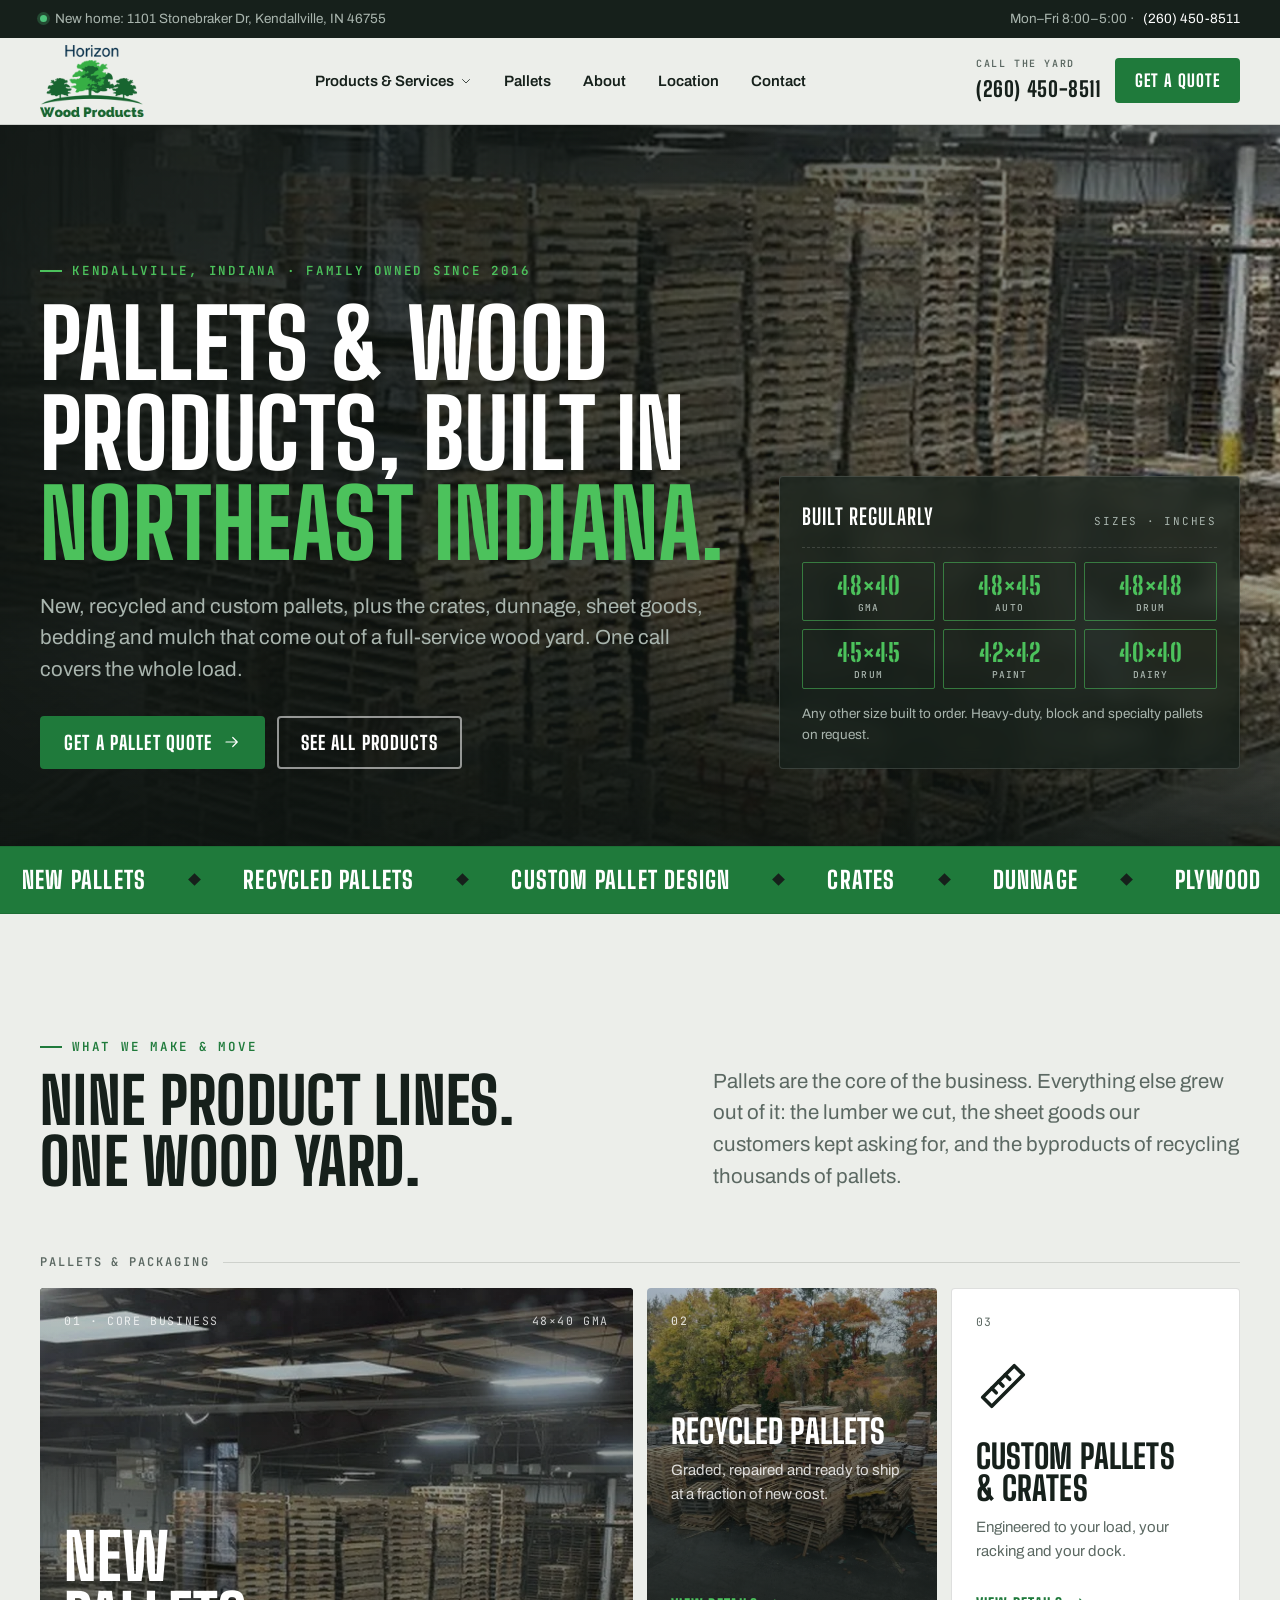
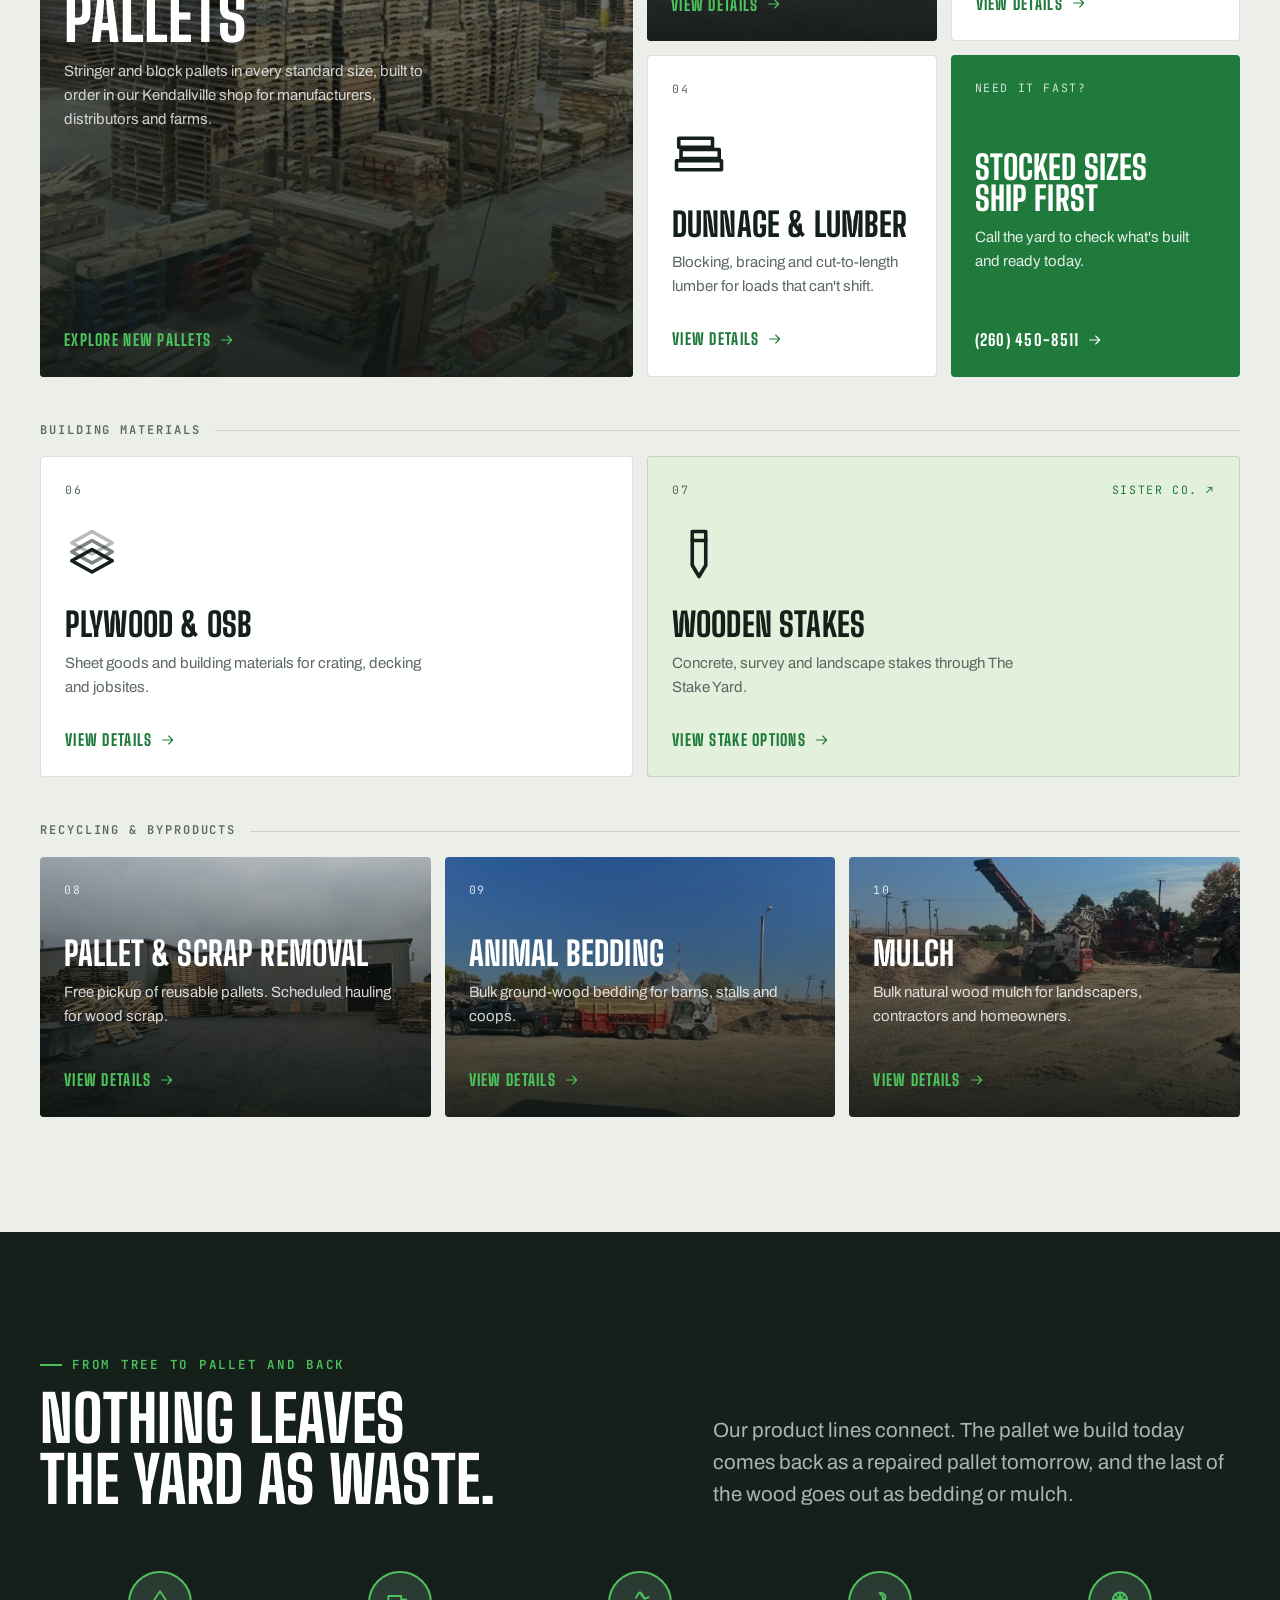
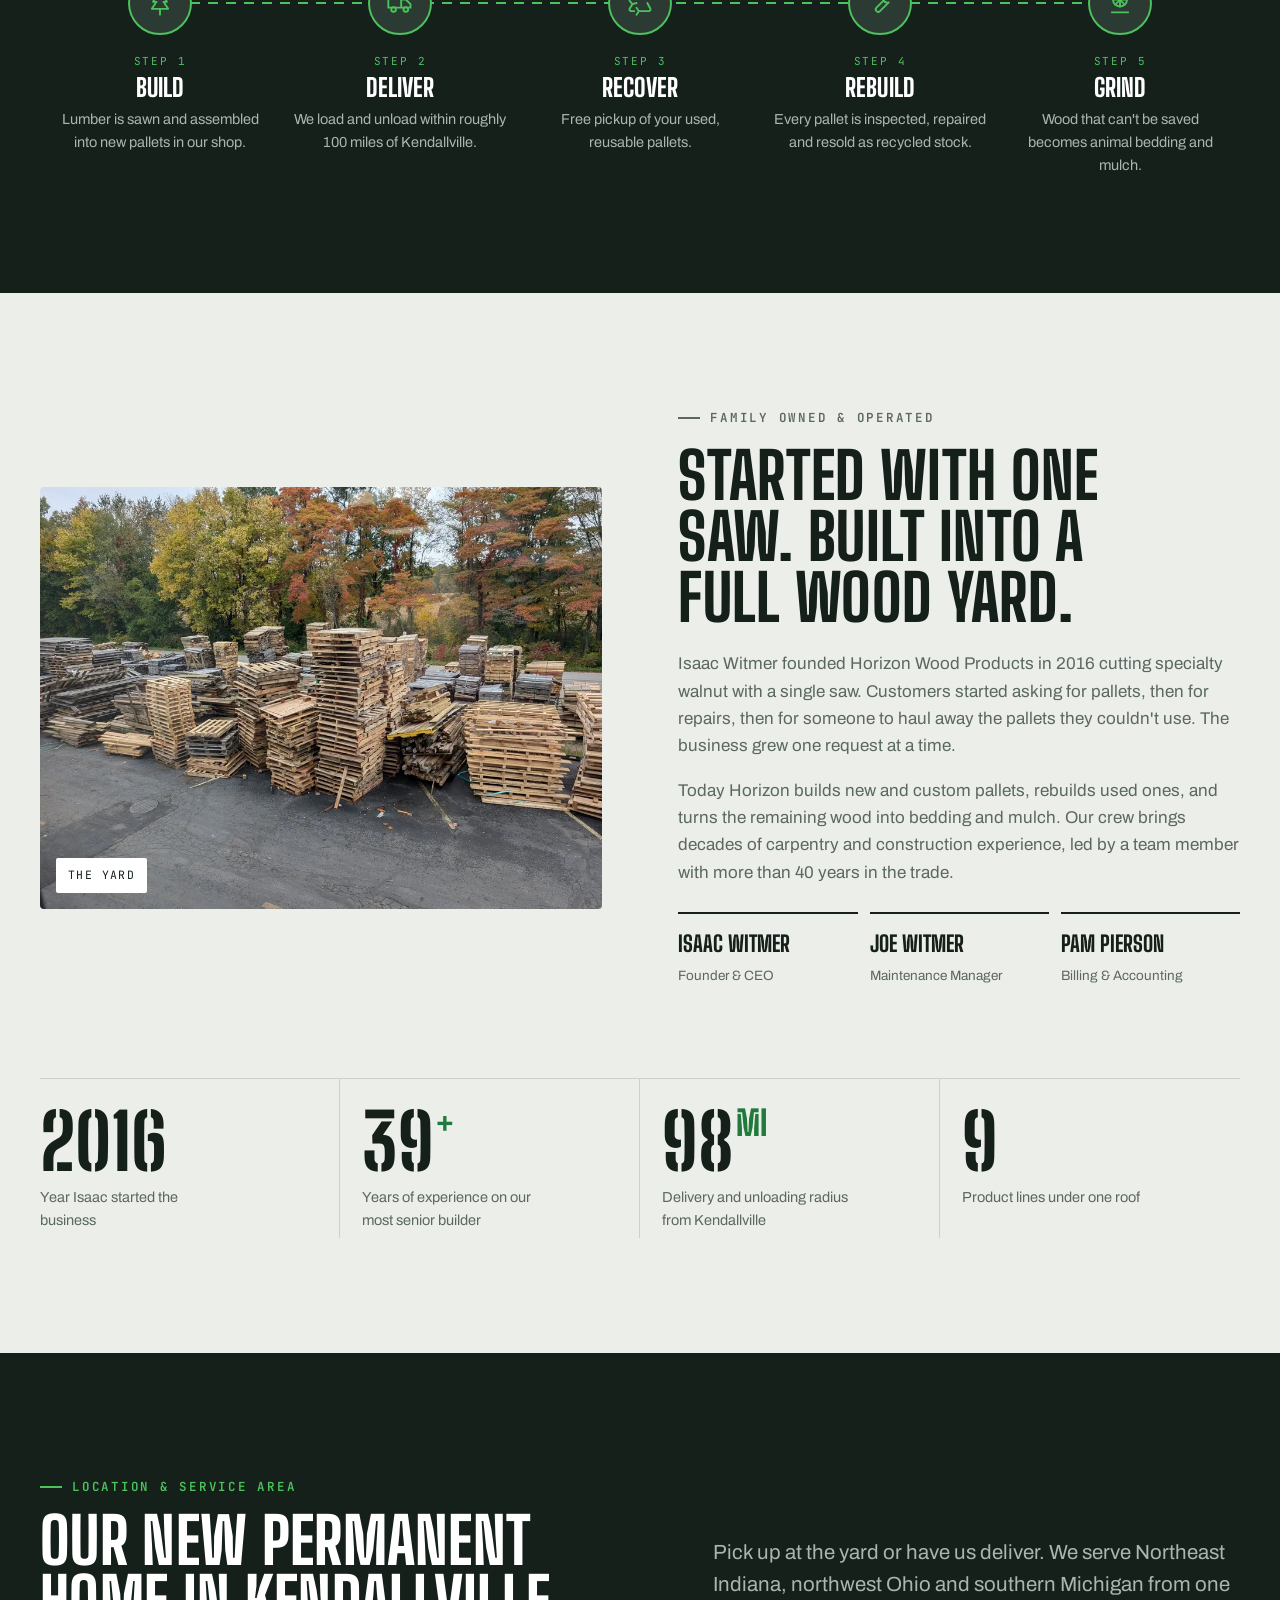
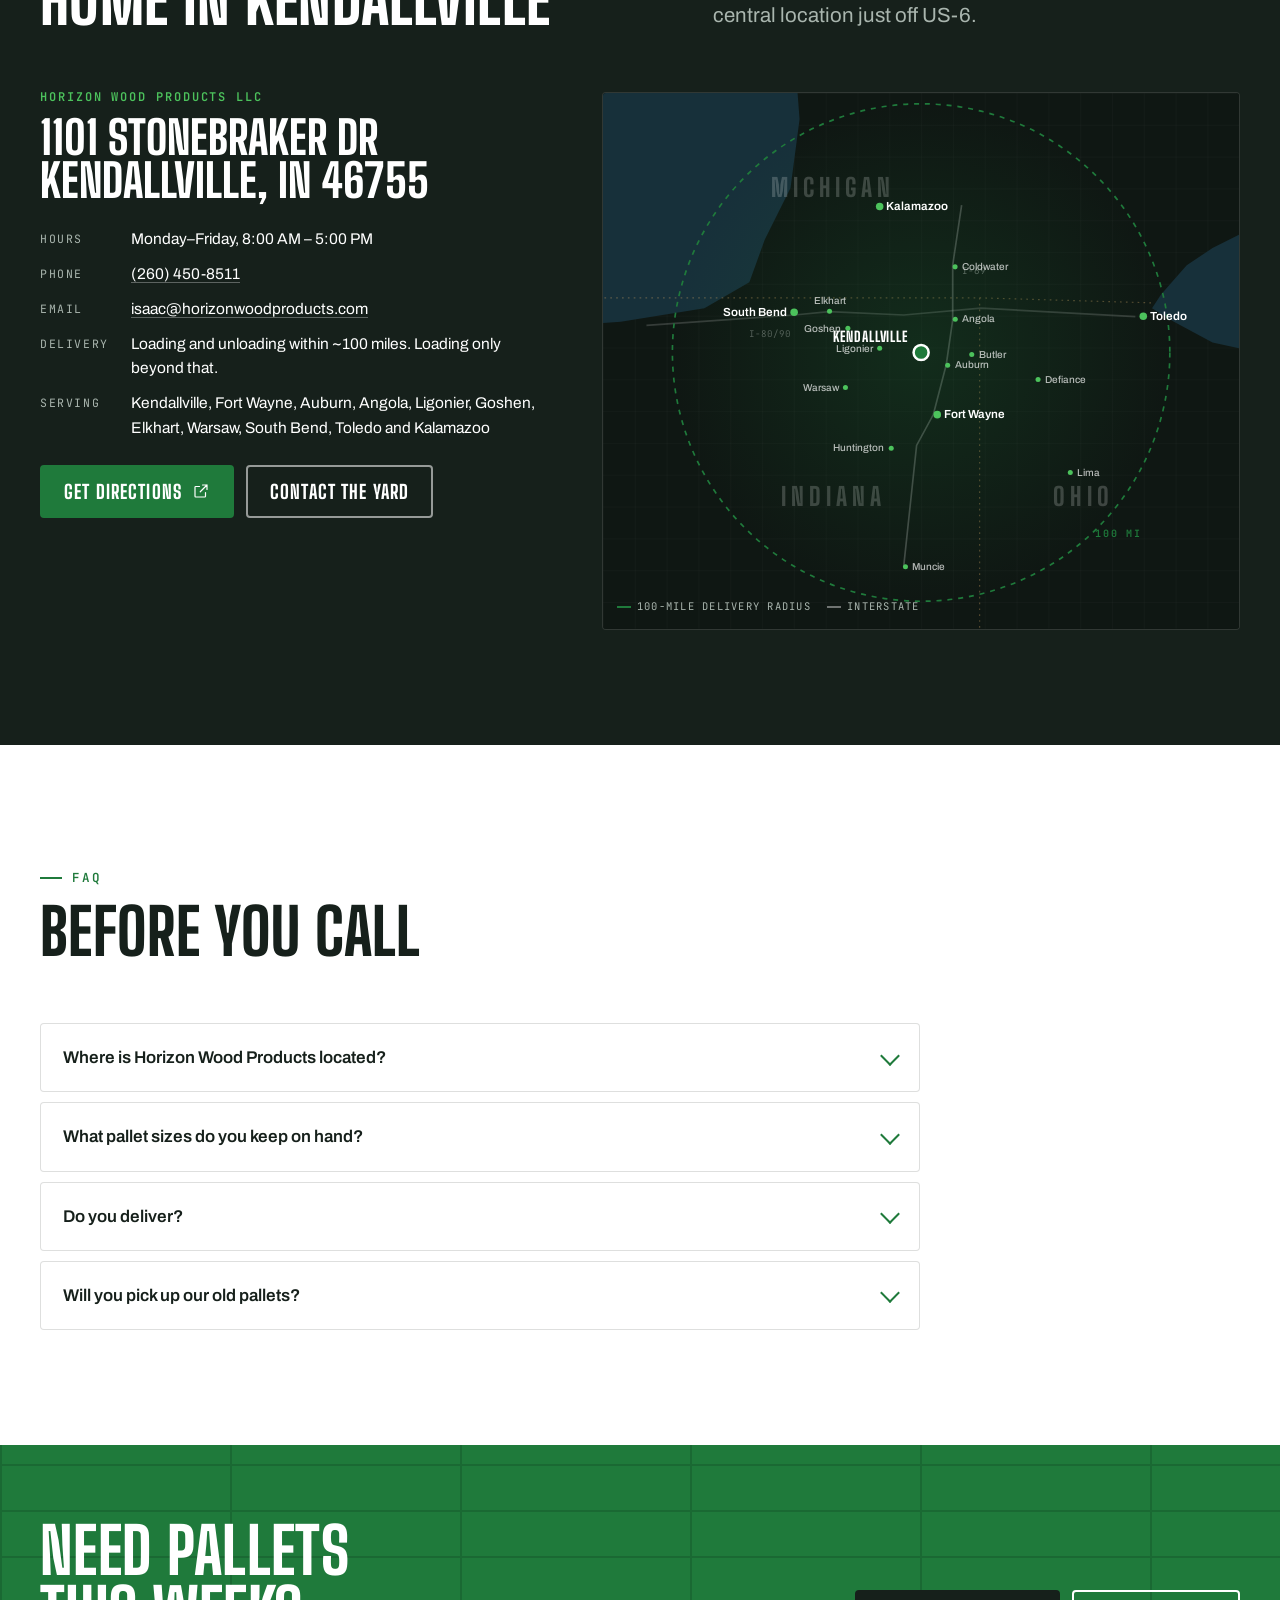
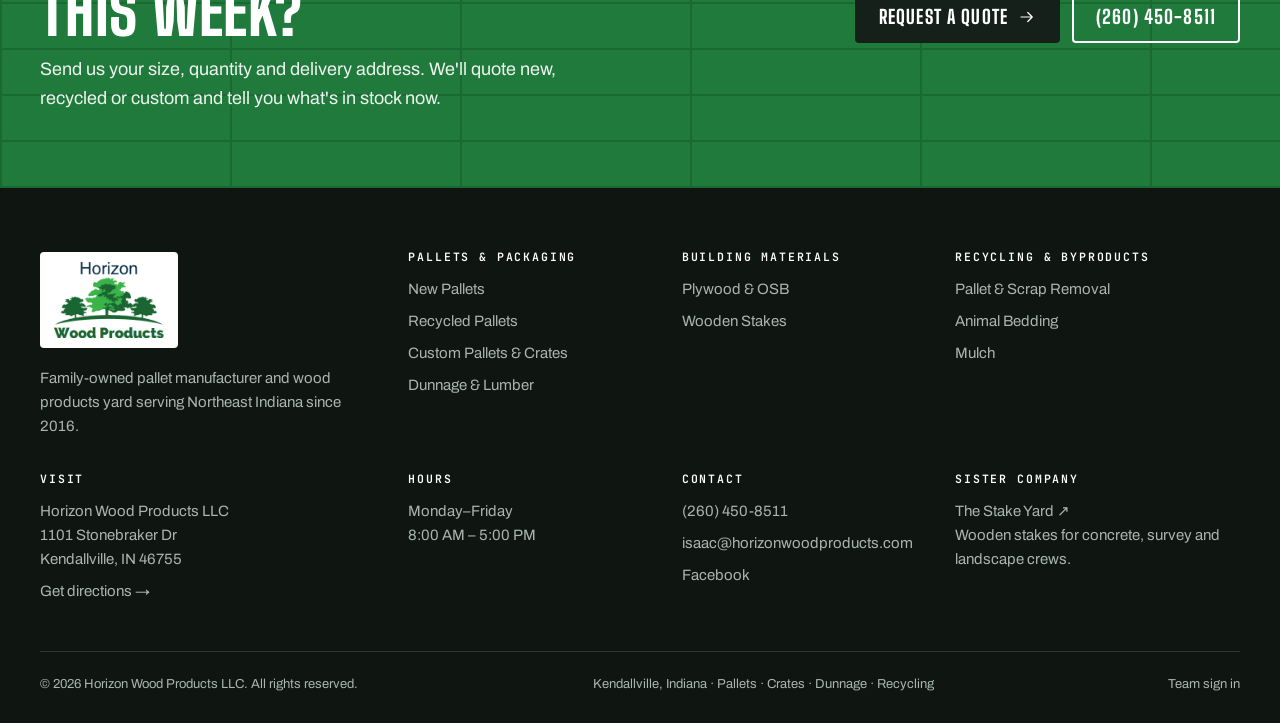
<file: index.html>
<!doctype html>
<html lang="en-US">
<head>
<meta charset="utf-8">
<meta name="viewport" content="width=device-width, initial-scale=1, viewport-fit=cover">
<title>Pallet Company in Kendallville, IN | Horizon Wood Products</title>
<meta name="claude:viewport-fit-sides" content="cover">
<meta name="description" content="Family-owned pallet manufacturer in Kendallville, Indiana. New, recycled and custom pallets, crates, dunnage, plywood, OSB, free pallet pickup, animal bedding and mulch. Delivery within 100 miles.">
<link rel="canonical" href="https://horizonwoodproducts.com/">
<meta name="robots" content="index, follow, max-image-preview:large">
<meta name="theme-color" content="#16201b">
<meta name="geo.region" content="US-IN">
<meta name="geo.placename" content="Kendallville, Indiana">
<meta property="og:type" content="website">
<meta property="og:site_name" content="Horizon Wood Products">
<meta property="og:title" content="Pallet Company in Kendallville, IN | Horizon Wood Products">
<meta property="og:description" content="Family-owned pallet manufacturer in Kendallville, Indiana. New, recycled and custom pallets, crates, dunnage, plywood, OSB, free pallet pickup, animal bedding and mulch. Delivery within 100 miles.">
<meta property="og:url" content="https://horizonwoodproducts.com/">
<meta property="og:image" content="https://horizonwoodproducts.com/assets/img/og-horizon.jpg">
<meta property="og:image:width" content="1200">
<meta property="og:image:height" content="630">
<meta property="og:locale" content="en_US">
<meta name="twitter:card" content="summary_large_image">
<meta name="twitter:title" content="Pallet Company in Kendallville, IN | Horizon Wood Products">
<meta name="twitter:description" content="Family-owned pallet manufacturer in Kendallville, Indiana. New, recycled and custom pallets, crates, dunnage, plywood, OSB, free pallet pickup, animal bedding and mulch. Delivery within 100 miles.">
<meta name="twitter:image" content="https://horizonwoodproducts.com/assets/img/og-horizon.jpg">
<link rel="icon" href="assets/img/favicon.png" type="image/png">
<link rel="apple-touch-icon" href="assets/img/apple-touch-icon.png">
<link rel="preconnect" href="https://fonts.googleapis.com">
<link rel="preconnect" href="https://fonts.gstatic.com" crossorigin>
<link rel="stylesheet" href="https://fonts.googleapis.com/css2?family=Archivo:wght@400;500;600;700&family=Big+Shoulders+Display:wght@700;800;900&family=Big+Shoulders+Stencil+Display:wght@800&family=JetBrains+Mono:wght@500;600&display=swap">
<link rel="preload" as="image" href="assets/img/pallet-shop-floor.webp" fetchpriority="high">
<link rel="stylesheet" href="assets/css/styles.css">
<script type="application/ld+json">{"@context": "https://schema.org", "@type": "LocalBusiness", "@id": "https://horizonwoodproducts.com/#business", "name": "Horizon Wood Products LLC", "alternateName": "Horizon Wood Products", "url": "https://horizonwoodproducts.com/", "logo": "https://horizonwoodproducts.com/assets/img/logo.png", "image": "https://horizonwoodproducts.com/assets/img/og-horizon.jpg", "telephone": "+12604508511", "email": "isaac@horizonwoodproducts.com", "priceRange": "$$", "address": {"@type": "PostalAddress", "streetAddress": "1101 Stonebraker Dr", "addressLocality": "Kendallville", "addressRegion": "IN", "postalCode": "46755", "addressCountry": "US"}, "openingHoursSpecification": [{"@type": "OpeningHoursSpecification", "dayOfWeek": ["Monday", "Tuesday", "Wednesday", "Thursday", "Friday"], "opens": "08:00", "closes": "17:00"}], "sameAs": ["https://www.facebook.com/profile.php?id=100089340871191"], "description": "Family-owned pallet manufacturer and wood products company in Kendallville, Indiana. New, recycled and custom pallets, crates, dunnage, plywood, OSB, pallet and scrap removal, animal bedding and mulch.", "foundingDate": "2016", "founder": {"@type": "Person", "name": "Isaac Witmer"}, "areaServed": [{"@type": "State", "name": "Indiana"}, {"@type": "State", "name": "Ohio"}, {"@type": "State", "name": "Michigan"}, {"@type": "City", "name": "Kendallville, IN"}, {"@type": "City", "name": "Fort Wayne, IN"}, {"@type": "City", "name": "Auburn, IN"}, {"@type": "City", "name": "Angola, IN"}, {"@type": "City", "name": "Goshen, IN"}, {"@type": "City", "name": "Elkhart, IN"}, {"@type": "City", "name": "Warsaw, IN"}, {"@type": "City", "name": "Butler, IN"}], "subOrganization": {"@type": "Organization", "name": "The Stake Yard", "url": "https://thestakeyard.com/"}, "hasOfferCatalog": {"@type": "OfferCatalog", "name": "Products and services", "itemListElement": [{"@type": "Offer", "itemOffered": {"@type": "Service", "name": "New Pallets", "url": "https://horizonwoodproducts.com/pallets.html"}}, {"@type": "Offer", "itemOffered": {"@type": "Service", "name": "Recycled Pallets", "url": "https://horizonwoodproducts.com/recycled-pallets.html"}}, {"@type": "Offer", "itemOffered": {"@type": "Service", "name": "Custom Pallets & Crates", "url": "https://horizonwoodproducts.com/custom-pallets-crates.html"}}, {"@type": "Offer", "itemOffered": {"@type": "Service", "name": "Dunnage & Lumber", "url": "https://horizonwoodproducts.com/dunnage.html"}}, {"@type": "Offer", "itemOffered": {"@type": "Service", "name": "Plywood & OSB", "url": "https://horizonwoodproducts.com/plywood-osb.html"}}, {"@type": "Offer", "itemOffered": {"@type": "Service", "name": "Wooden Stakes", "url": "https://horizonwoodproducts.com/wooden-stakes.html"}}, {"@type": "Offer", "itemOffered": {"@type": "Service", "name": "Pallet & Scrap Removal", "url": "https://horizonwoodproducts.com/pallet-scrap-removal.html"}}, {"@type": "Offer", "itemOffered": {"@type": "Service", "name": "Animal Bedding", "url": "https://horizonwoodproducts.com/animal-bedding.html"}}, {"@type": "Offer", "itemOffered": {"@type": "Service", "name": "Mulch", "url": "https://horizonwoodproducts.com/mulch.html"}}]}}</script>
<script type="application/ld+json">{"@context": "https://schema.org", "@type": "WebSite", "name": "Horizon Wood Products", "url": "https://horizonwoodproducts.com/"}</script>
<script type="application/ld+json">{"@context": "https://schema.org", "@type": "FAQPage", "mainEntity": [{"@type": "Question", "name": "Where is Horizon Wood Products located?", "acceptedAnswer": {"@type": "Answer", "text": "Our permanent facility is at 1101 Stonebraker Dr, Kendallville, IN 46755. We're open Monday through Friday, 8:00 AM to 5:00 PM."}}, {"@type": "Question", "name": "What pallet sizes do you keep on hand?", "acceptedAnswer": {"@type": "Answer", "text": "We build 48×40, 48×45, 48×48, 45×45, 42×42 and 40×40 pallets regularly, and we can build any other size your operation needs."}}, {"@type": "Question", "name": "Do you deliver?", "acceptedAnswer": {"@type": "Answer", "text": "Yes. We load and unload for businesses within about 100 miles of Kendallville, which covers Fort Wayne, South Bend, Toledo and Kalamazoo. Outside that radius we can load your truck at our yard."}}, {"@type": "Question", "name": "Will you pick up our old pallets?", "acceptedAnswer": {"@type": "Answer", "text": "Yes. Pickup of reusable pallets is free. We inspect and repair what we can, and grind unusable wood into animal bedding and mulch so it stays out of the landfill."}}]}</script>
</head>
<body>
<a class="skip" href="#main">Skip to content</a>
<div class="topbar"><div class="wrap">
  <span><i class="dot" aria-hidden="true"></i>New home: 1101 Stonebraker Dr, Kendallville, IN 46755</span>
  <span>Mon–Fri 8:00–5:00 · <a href="tel:+12604508511">(260) 450-8511</a></span>
</div></div>
<header class="site-header">
  <nav class="wrap nav" aria-label="Main">
    <a class="logo" href="index.html" aria-label="Horizon Wood Products home"><img src="assets/img/horizon-logo.png" alt="Horizon Wood Products" width="266" height="184"></a>
    <ul class="menu" id="menu">
      <li class="has-mega"><button type="button" aria-expanded="false" aria-controls="mega">Products &amp; Services <svg class="" viewBox="0 0 24 24" fill="none" stroke="currentColor" stroke-width="1.6" stroke-linecap="round" stroke-linejoin="round" aria-hidden="true"><path d="M5 9l7 7 7-7"/></svg></button><div class="mega" id="mega"><div class="wrap"><div><h3>PALLETS & PACKAGING</h3><ul><li><a href="pallets.html"><strong>New Pallets</strong><span>GMA 48×40 and every standard size, built to order in our shop.</span></a></li><li><a href="recycled-pallets.html"><strong>Recycled Pallets</strong><span>Graded, repaired and ready to ship at a fraction of new cost.</span></a></li><li><a href="custom-pallets-crates.html"><strong>Custom Pallets & Crates</strong><span>Engineered to your load, your racking and your dock.</span></a></li><li><a href="dunnage.html"><strong>Dunnage & Lumber</strong><span>Blocking, bracing and cut-to-length lumber for loads that can't shift.</span></a></li></ul></div><div><h3>BUILDING MATERIALS</h3><ul><li><a href="plywood-osb.html"><strong>Plywood & OSB</strong><span>Sheet goods and building materials for crating, decking and jobsites.</span></a></li><li><a href="wooden-stakes.html"><strong>Wooden Stakes</strong><span>Concrete, survey and landscape stakes through The Stake Yard.</span></a></li></ul></div><div><h3>RECYCLING & BYPRODUCTS</h3><ul><li><a href="pallet-scrap-removal.html"><strong>Pallet & Scrap Removal</strong><span>Free pickup of reusable pallets. Scheduled hauling for wood scrap.</span></a></li><li><a href="animal-bedding.html"><strong>Animal Bedding</strong><span>Bulk ground-wood bedding for barns, stalls and coops.</span></a></li><li><a href="mulch.html"><strong>Mulch</strong><span>Bulk natural wood mulch for landscapers, contractors and homeowners.</span></a></li></ul></div><div class="mega-cta"><div><p class="eyebrow">Not sure what you need?</p></div><h3 class="h-sm">Tell us the load. We'll spec the pallet.</h3><p>Send dimensions, weight and quantity and we'll recommend new, recycled or custom.</p><a class="btn" href="contact.html">Get a quote <svg class="" viewBox="0 0 24 24" fill="none" stroke="currentColor" stroke-width="1.6" stroke-linecap="round" stroke-linejoin="round" aria-hidden="true"><path d="M4 12h15M13 6l6 6-6 6"/></svg></a></div></div></div></li>
      <li><a href="pallets.html">Pallets</a></li>
      <li><a href="index.html#about">About</a></li>
      <li><a href="index.html#location">Location</a></li>
      <li><a href="contact.html">Contact</a></li>
      <li class="menu-mobile-cta"><a class="btn" href="contact.html">Get a quote <svg class="" viewBox="0 0 24 24" fill="none" stroke="currentColor" stroke-width="1.6" stroke-linecap="round" stroke-linejoin="round" aria-hidden="true"><path d="M4 12h15M13 6l6 6-6 6"/></svg></a><a class="btn ghost" href="tel:+12604508511">Call (260) 450-8511</a></li>
    </ul>
    <div class="nav-cta">
      <a class="nav-phone" href="tel:+12604508511"><small>CALL THE YARD</small>(260) 450-8511</a>
      <a class="btn" href="contact.html">Get a quote</a>
      <button class="burger" type="button" aria-label="Open menu" aria-expanded="false" aria-controls="menu"><span></span></button>
    </div>
  </nav>
</header>
<main id="main">
<section class="hero on-dark">
  <div class="hero-media"><img src="assets/img/pallet-shop-floor.webp" srcset="assets/img/pallet-shop-floor-sm.webp 900w, assets/img/pallet-shop-floor.webp 1200w" sizes="100vw" alt="Stacks of new and repaired wooden pallets on the Horizon Wood Products shop floor" width="1200" height="1600" fetchpriority="high"></div>
  <div class="wrap">
    <div>
      <p class="eyebrow">Kendallville, Indiana · Family owned since 2016</p>
      <h1 class="h-xl"><span class="line"><span>Pallets &amp; wood</span></span><span class="line"><span>products, built in</span></span><span class="line"><span class="accent">Northeast Indiana.</span></span></h1>
      <p class="lead">New, recycled and custom pallets, plus the crates, dunnage, sheet goods, bedding and mulch that come out of a full-service wood yard. One call covers the whole load.</p>
      <div class="btn-row"><a class="btn" href="contact.html">Get a pallet quote <svg class="" viewBox="0 0 24 24" fill="none" stroke="currentColor" stroke-width="1.6" stroke-linecap="round" stroke-linejoin="round" aria-hidden="true"><path d="M4 12h15M13 6l6 6-6 6"/></svg></a><a class="btn ghost" href="#products">See all products</a></div>
    </div>
    <aside class="spec-card" aria-label="Pallet sizes we build regularly">
      <header><b>Built regularly</b><span>SIZES · INCHES</span></header>
      <ul class="sizes"><li>48×40<small>GMA</small></li><li>48×45<small>AUTO</small></li><li>48×48<small>DRUM</small></li><li>45×45<small>DRUM</small></li><li>42×42<small>PAINT</small></li><li>40×40<small>DAIRY</small></li></ul>
      <p>Any other size built to order. Heavy-duty, block and specialty pallets on request.</p>
    </aside>
  </div>
</section>
<div class="ticker" aria-hidden="true"><div class="ticker-track"><span>New pallets</span><span>Recycled pallets</span><span>Custom pallet design</span><span>Crates</span><span>Dunnage</span><span>Plywood</span><span>OSB</span><span>Wooden stakes</span><span>Scrap removal</span><span>Animal bedding</span><span>Mulch</span><span>Materials</span><span>New pallets</span><span>Recycled pallets</span><span>Custom pallet design</span><span>Crates</span><span>Dunnage</span><span>Plywood</span><span>OSB</span><span>Wooden stakes</span><span>Scrap removal</span><span>Animal bedding</span><span>Mulch</span><span>Materials</span></div></div>

<section class="section" id="products" aria-labelledby="prod-h"><div class="wrap">
  <div class="sec-head">
    <div><p class="eyebrow">What we make &amp; move</p><h2 id="prod-h" class="h-lg">Nine product lines.<br>One wood yard.</h2></div>
    <p class="lead">Pallets are the core of the business. Everything else grew out of it: the lumber we cut, the sheet goods our customers kept asking for, and the byproducts of recycling thousands of pallets.</p>
  </div>
  <div class="family"><p class="family-label">Pallets &amp; packaging</p>
    <div class="bento">
      <a class="card feature" href="pallets.html" data-reveal="0"><div class="bg"><img src="assets/img/pallet-shop-floor-sm.webp" alt="" loading="lazy" width="960" height="723"></div>
        <div class="num"><span>01 · CORE BUSINESS</span><span>48×40 GMA</span></div>
        <div><h3>New<br>Pallets</h3><p>Stringer and block pallets in every standard size, built to order in our Kendallville shop for manufacturers, distributors and farms.</p></div>
        <span class="go">Explore new pallets <svg class="" viewBox="0 0 24 24" fill="none" stroke="currentColor" stroke-width="1.6" stroke-linecap="round" stroke-linejoin="round" aria-hidden="true"><path d="M4 12h15M13 6l6 6-6 6"/></svg></span></a>
      <a class="card photo" href="recycled-pallets.html" data-reveal="2"><div class="bg"><img src="assets/img/pallet-yard-fall-sm.webp" alt="" loading="lazy" decoding="async" width="960" height="723"></div><div class="num"><span>02</span></div><div><h3>Recycled Pallets</h3><p>Graded, repaired and ready to ship at a fraction of new cost.</p></div><span class="go">View details <svg class="" viewBox="0 0 24 24" fill="none" stroke="currentColor" stroke-width="1.6" stroke-linecap="round" stroke-linejoin="round" aria-hidden="true"><path d="M4 12h15M13 6l6 6-6 6"/></svg></span></a>
      <a class="card " href="custom-pallets-crates.html" data-reveal="3"><div class="num"><span>03</span></div><svg class="icon" viewBox="0 0 24 24" fill="none" stroke="currentColor" stroke-width="1.6" stroke-linecap="round" stroke-linejoin="round" aria-hidden="true"><path d="M3 17L17 3l4 4L7 21z"/><path d="M7 13l2 2M10 10l2 2M13 7l2 2"/></svg><div><h3>Custom Pallets & Crates</h3><p>Engineered to your load, your racking and your dock.</p></div><span class="go">View details <svg class="" viewBox="0 0 24 24" fill="none" stroke="currentColor" stroke-width="1.6" stroke-linecap="round" stroke-linejoin="round" aria-hidden="true"><path d="M4 12h15M13 6l6 6-6 6"/></svg></span></a>
      <a class="card " href="dunnage.html" data-reveal="4"><div class="num"><span>04</span></div><svg class="icon" viewBox="0 0 24 24" fill="none" stroke="currentColor" stroke-width="1.6" stroke-linecap="round" stroke-linejoin="round" aria-hidden="true"><rect x="2" y="15" width="20" height="4"/><rect x="4" y="10" width="17" height="4"/><rect x="3" y="5" width="15" height="4"/></svg><div><h3>Dunnage & Lumber</h3><p>Blocking, bracing and cut-to-length lumber for loads that can't shift.</p></div><span class="go">View details <svg class="" viewBox="0 0 24 24" fill="none" stroke="currentColor" stroke-width="1.6" stroke-linecap="round" stroke-linejoin="round" aria-hidden="true"><path d="M4 12h15M13 6l6 6-6 6"/></svg></span></a>
      <div class="card" style="background:var(--signal);color:#fff;border:0" data-reveal="5"><div class="num" style="color:rgba(255,255,255,.8)"><span>NEED IT FAST?</span></div><div><h3>Stocked sizes ship first</h3><p style="color:rgba(255,255,255,.88)">Call the yard to check what's built and ready today.</p></div><a class="go" style="color:#fff;text-decoration:none" href="tel:+12604508511">(260) 450-8511 <svg class="" viewBox="0 0 24 24" fill="none" stroke="currentColor" stroke-width="1.6" stroke-linecap="round" stroke-linejoin="round" aria-hidden="true"><path d="M4 12h15M13 6l6 6-6 6"/></svg></a></div>
    </div>
  </div>
  <div class="family"><p class="family-label">Building materials</p>
    <div class="bento" style="grid-template-columns:repeat(2,minmax(0,1fr))">
      <a class="card " href="plywood-osb.html" data-reveal="6"><div class="num"><span>06</span></div><svg class="icon" viewBox="0 0 24 24" fill="none" stroke="currentColor" stroke-width="1.6" stroke-linecap="round" stroke-linejoin="round" aria-hidden="true"><path d="M3 15l9 5 9-5-9-5z"/><path d="M3 11l9 5 9-5-9-5z" opacity=".55"/><path d="M3 7l9 5 9-5-9-5z" opacity=".3"/></svg><div><h3>Plywood & OSB</h3><p>Sheet goods and building materials for crating, decking and jobsites.</p></div><span class="go">View details <svg class="" viewBox="0 0 24 24" fill="none" stroke="currentColor" stroke-width="1.6" stroke-linecap="round" stroke-linejoin="round" aria-hidden="true"><path d="M4 12h15M13 6l6 6-6 6"/></svg></span></a>
      <a class="card ext" href="wooden-stakes.html" data-reveal="7"><div class="num"><span>07</span><em>SISTER CO. ↗</em></div><svg class="icon" viewBox="0 0 24 24" fill="none" stroke="currentColor" stroke-width="1.6" stroke-linecap="round" stroke-linejoin="round" aria-hidden="true"><path d="M9 2h6v15l-3 5-3-5z"/><path d="M9 6h6"/></svg><div><h3>Wooden Stakes</h3><p>Concrete, survey and landscape stakes through The Stake Yard.</p></div><span class="go">View stake options <svg class="" viewBox="0 0 24 24" fill="none" stroke="currentColor" stroke-width="1.6" stroke-linecap="round" stroke-linejoin="round" aria-hidden="true"><path d="M4 12h15M13 6l6 6-6 6"/></svg></span></a>
    </div>
  </div>
  <div class="family"><p class="family-label">Recycling &amp; byproducts</p>
    <div class="bento three">
      <a class="card photo" href="pallet-scrap-removal.html" data-reveal="8"><div class="bg"><img src="assets/img/facility-dock-sm.webp" alt="" loading="lazy" decoding="async" width="960" height="723"></div><div class="num"><span>08</span></div><div><h3>Pallet & Scrap Removal</h3><p>Free pickup of reusable pallets. Scheduled hauling for wood scrap.</p></div><span class="go">View details <svg class="" viewBox="0 0 24 24" fill="none" stroke="currentColor" stroke-width="1.6" stroke-linecap="round" stroke-linejoin="round" aria-hidden="true"><path d="M4 12h15M13 6l6 6-6 6"/></svg></span></a>
      <a class="card photo" href="animal-bedding.html" data-reveal="9"><div class="bg"><img src="assets/img/bedding-loadout.webp" alt="" loading="lazy" decoding="async" width="960" height="723"></div><div class="num"><span>09</span></div><div><h3>Animal Bedding</h3><p>Bulk ground-wood bedding for barns, stalls and coops.</p></div><span class="go">View details <svg class="" viewBox="0 0 24 24" fill="none" stroke="currentColor" stroke-width="1.6" stroke-linecap="round" stroke-linejoin="round" aria-hidden="true"><path d="M4 12h15M13 6l6 6-6 6"/></svg></span></a>
      <a class="card photo" href="mulch.html" data-reveal="10"><div class="bg"><img src="assets/img/grinding-yard.webp" alt="" loading="lazy" decoding="async" width="960" height="723"></div><div class="num"><span>10</span></div><div><h3>Mulch</h3><p>Bulk natural wood mulch for landscapers, contractors and homeowners.</p></div><span class="go">View details <svg class="" viewBox="0 0 24 24" fill="none" stroke="currentColor" stroke-width="1.6" stroke-linecap="round" stroke-linejoin="round" aria-hidden="true"><path d="M4 12h15M13 6l6 6-6 6"/></svg></span></a>
    </div>
  </div>
</div></section>

<section class="section dark on-dark" aria-labelledby="loop-h"><div class="wrap">
  <div class="sec-head">
    <div><p class="eyebrow">From tree to pallet and back</p><h2 id="loop-h" class="h-lg">Nothing leaves the yard as waste.</h2></div>
    <p class="lead">Our product lines connect. The pallet we build today comes back as a repaired pallet tomorrow, and the last of the wood goes out as bedding or mulch.</p>
  </div>
  <ol class="loop" data-reveal><li data-reveal="0"><div class="node"><svg class="" viewBox="0 0 24 24" fill="none" stroke="currentColor" stroke-width="1.6" stroke-linecap="round" stroke-linejoin="round" aria-hidden="true"><path d="M12 2l6 9h-3l4 6H5l4-6H6z"/><path d="M12 17v5"/></svg></div><div><small>STEP 1</small><h3>Build</h3><p>Lumber is sawn and assembled into new pallets in our shop.</p></div></li><li data-reveal="1"><div class="node"><svg class="" viewBox="0 0 24 24" fill="none" stroke="currentColor" stroke-width="1.6" stroke-linecap="round" stroke-linejoin="round" aria-hidden="true"><path d="M2 6h11v10H2zM13 9h4l4 4v3h-8z"/><circle cx="6.5" cy="17.5" r="2"/><circle cx="17" cy="17.5" r="2"/></svg></div><div><small>STEP 2</small><h3>Deliver</h3><p>We load and unload within roughly 100 miles of Kendallville.</p></div></li><li data-reveal="2"><div class="node"><svg class="" viewBox="0 0 24 24" fill="none" stroke="currentColor" stroke-width="1.6" stroke-linecap="round" stroke-linejoin="round" aria-hidden="true"><path d="M7 19H4.5a1.5 1.5 0 0 1-1.3-2.3L5.5 13"/><path d="M11 19h8.5a1.5 1.5 0 0 0 1.3-2.3L18.3 12"/><path d="M8.5 7.5l2.2-3.7a1.5 1.5 0 0 1 2.6 0l2.4 4"/><path d="M9 16l2 3-2 3M3 10l2.5 3L9 12M13 5l3 3.5 3.5-1.5"/></svg></div><div><small>STEP 3</small><h3>Recover</h3><p>Free pickup of your used, reusable pallets.</p></div></li><li data-reveal="3"><div class="node"><svg class="" viewBox="0 0 24 24" fill="none" stroke="currentColor" stroke-width="1.6" stroke-linecap="round" stroke-linejoin="round" aria-hidden="true"><path d="M14.5 6.5a4 4 0 0 0 5 5L12 19a2 2 0 0 1-3-3l7.5-7.5a4 4 0 0 0-5-5z"/></svg></div><div><small>STEP 4</small><h3>Rebuild</h3><p>Every pallet is inspected, repaired and resold as recycled stock.</p></div></li><li data-reveal="4"><div class="node"><svg class="" viewBox="0 0 24 24" fill="none" stroke="currentColor" stroke-width="1.6" stroke-linecap="round" stroke-linejoin="round" aria-hidden="true"><circle cx="12" cy="9" r="6"/><path d="M12 3v12M6 9h12M8 13.5l8-9M8 4.5l8 9"/><path d="M5 20h14"/></svg></div><div><small>STEP 5</small><h3>Grind</h3><p>Wood that can't be saved becomes animal bedding and mulch.</p></div></li></ol>
</div></section>

<section class="section" id="about" aria-labelledby="about-h"><div class="wrap">
  <div class="split">
    <figure class="media" data-reveal style="margin:0"><img src="assets/img/pallet-yard-fall-sm.webp" alt="Sorted stacks of recycled pallets in the Horizon Wood Products yard in autumn" loading="lazy" width="960" height="723"><span class="tag">The yard</span></figure>
    <div class="prose" data-reveal="1">
      <p class="eyebrow">Family owned &amp; operated</p>
      <h2 id="about-h" class="h-lg">Started with one saw. Built into a full wood yard.</h2>
      <p>Isaac Witmer founded Horizon Wood Products in 2016 cutting specialty walnut with a single saw. Customers started asking for pallets, then for repairs, then for someone to haul away the pallets they couldn't use. The business grew one request at a time.</p>
      <p>Today Horizon builds new and custom pallets, rebuilds used ones, and turns the remaining wood into bedding and mulch. Our crew brings decades of carpentry and construction experience, led by a team member with more than 40 years in the trade.</p>
      <div class="team"><div><b>Isaac Witmer</b><span>Founder &amp; CEO</span></div><div><b>Joe Witmer</b><span>Maintenance Manager</span></div><div><b>Pam Pierson</b><span>Billing &amp; Accounting</span></div></div>
    </div>
  </div>
  <div class="stats" style="margin-top:clamp(48px,7vw,90px)">
    <div class="stat" data-reveal="0"><b data-count="2016" data-from="1990">2016</b><span>Year Isaac started the business</span></div>
    <div class="stat" data-reveal="1"><b><span data-count="40">40</span><sup>+</sup></b><span>Years of experience on our most senior builder</span></div>
    <div class="stat" data-reveal="2"><b><span data-count="100">100</span><sup>MI</sup></b><span>Delivery and unloading radius from Kendallville</span></div>
    <div class="stat" data-reveal="3"><b data-count="9">9</b><span>Product lines under one roof</span></div>
  </div>
</div></section>

<section class="section dark on-dark" id="location" aria-labelledby="loc-h"><div class="wrap">
  <div class="sec-head"><div><p class="eyebrow">Location &amp; service area</p><h2 id="loc-h" class="h-lg">Our new permanent home in Kendallville</h2></div>
    <p class="lead">Pick up at the yard or have us deliver. We serve Northeast Indiana, northwest Ohio and southern Michigan from one central location just off US-6.</p></div>
  <div class="locate">
    <div class="locate-info">
      <p class="addr"><small>HORIZON WOOD PRODUCTS LLC</small>1101 Stonebraker Dr<br>Kendallville, IN 46755</p>
      <dl class="facts">
        <dt>Hours</dt><dd>Monday–Friday, 8:00 AM – 5:00 PM</dd>
        <dt>Phone</dt><dd><a href="tel:+12604508511">(260) 450-8511</a></dd>
        <dt>Email</dt><dd><a href="mailto:isaac@horizonwoodproducts.com">isaac@horizonwoodproducts.com</a></dd>
        <dt>Delivery</dt><dd>Loading and unloading within ~100 miles. Loading only beyond that.</dd>
        <dt>Serving</dt><dd>Kendallville, Fort Wayne, Auburn, Angola, Ligonier, Goshen, Elkhart, Warsaw, South Bend, Toledo and Kalamazoo</dd>
      </dl>
      <div class="btn-row"><a class="btn" href="https://www.google.com/maps/dir/?api=1&destination=1101+Stonebraker+Dr+Kendallville+IN+46755" target="_blank" rel="noopener">Get directions <svg class="" viewBox="0 0 24 24" fill="none" stroke="currentColor" stroke-width="1.6" stroke-linecap="round" stroke-linejoin="round" aria-hidden="true"><path d="M14 4h6v6M20 4l-9 9M18 14v5a1 1 0 0 1-1 1H5a1 1 0 0 1-1-1V7a1 1 0 0 1 1-1h5"/></svg></a><a class="btn ghost" href="contact.html">Contact the yard</a></div>
    </div>
    <div class="map-card" data-reveal><svg viewBox="0 0 760 640" role="img" aria-labelledby="map-t map-d"><title id="map-t">Horizon Wood Products service area</title><desc id="map-d">Map of Northeast Indiana, northwest Ohio and southern Michigan showing Horizon Wood Products in Kendallville, Indiana and a 100-mile delivery radius that reaches Fort Wayne, South Bend, Toledo and Kalamazoo.</desc><defs><pattern id="g" width="38" height="38" patternUnits="userSpaceOnUse"><path d="M38 0H0V38" fill="none" stroke="rgba(255,255,255,.05)"/></pattern><radialGradient id="rg"><stop offset="0" stop-color="#1f7a3b" stop-opacity=".22"/><stop offset="1" stop-color="#1f7a3b" stop-opacity="0"/></radialGradient></defs><rect width="760" height="640" fill="#0f1713"/><rect width="760" height="640" fill="url(#g)"/><path d="M21.2 273.4 L121.1 257.0 L174.8 226.2 L193.3 175.0 L224.0 113.5 L234.8 31.5 L228.6 -50.5 L-40.3 -50.5 L-40.3 277.5Z" fill="#17303a"/><path d="M655.8 257.0 L666.6 240.6 L697.3 205.7 L728.1 185.2 L789.5 154.5 L881.7 134.0 L881.7 339.0 L774.2 308.2 L728.1 298.0 L682.0 273.4Z" fill="#17303a"/><path d="M-40.3 244.7 L449.9 244.7 L658.9 250.8 M449.9 244.7 L449.9 1015.5" stroke="rgba(217,168,104,.35)" stroke-width="1.4" stroke-dasharray="2 5" fill="none"/><text x="275" y="124" fill="rgba(255,255,255,.2)" font-family="Big Shoulders Display, Arial Narrow, sans-serif" font-weight="800" font-size="30" letter-spacing="6" text-anchor="middle">MICHIGAN</text><text x="275" y="493" fill="rgba(255,255,255,.2)" font-family="Big Shoulders Display, Arial Narrow, sans-serif" font-weight="800" font-size="30" letter-spacing="6" text-anchor="middle">INDIANA</text><text x="574" y="493" fill="rgba(255,255,255,.2)" font-family="Big Shoulders Display, Arial Narrow, sans-serif" font-weight="800" font-size="30" letter-spacing="6" text-anchor="middle">OHIO</text><path d="M359.3 564.5 L374.6 421.0 L394.6 384.1 L410.0 324.6 L417.7 271.3 L417.7 205.7 L428.4 134.0" stroke="rgba(255,255,255,.22)" stroke-width="2" fill="none"/><text x="429" y="216" fill="rgba(255,255,255,.35)" font-family="JetBrains Mono, monospace" font-size="11">I-69</text><path d="M51.9 277.5 L228.6 265.2 L270.1 261.1 L359.3 265.2 L451.5 257.0 L635.9 267.2" stroke="rgba(255,255,255,.16)" stroke-width="2" fill="none"/><text x="175" y="291" fill="rgba(255,255,255,.3)" font-family="JetBrains Mono, monospace" font-size="11">I-80/90</text><circle cx="380.0" cy="310.0" r="297.1" fill="url(#rg)"/><circle class="ring" cx="380.0" cy="310.0" r="297.1" fill="none" stroke="#1f7a3b" stroke-width="2"/><text x="588" y="530" fill="#1f7a3b" font-family="JetBrains Mono, monospace" font-size="12" letter-spacing="2" font-weight="600">100 MI</text><circle cx="399.3" cy="384.2" r="4.5" fill="#4cc25c"/><text x="407" y="388" text-anchor="start" fill="#fff" font-family="Archivo, Arial, sans-serif" font-size="14" font-weight="600">Fort Wayne</text><circle cx="411.7" cy="325.3" r="3" fill="#4cc25c"/><text x="420" y="329" text-anchor="start" fill="rgba(255,255,255,.7)" font-family="Archivo, Arial, sans-serif" font-size="12" font-weight="500">Auburn</text><circle cx="420.8" cy="270.4" r="3" fill="#4cc25c"/><text x="429" y="274" text-anchor="start" fill="rgba(255,255,255,.7)" font-family="Archivo, Arial, sans-serif" font-size="12" font-weight="500">Angola</text><circle cx="292.5" cy="281.1" r="3" fill="#4cc25c"/><text x="284" y="285" text-anchor="end" fill="rgba(255,255,255,.7)" font-family="Archivo, Arial, sans-serif" font-size="12" font-weight="500">Goshen</text><circle cx="270.6" cy="260.7" r="3" fill="#4cc25c"/><text x="271" y="252" text-anchor="middle" fill="rgba(255,255,255,.7)" font-family="Archivo, Arial, sans-serif" font-size="12" font-weight="500">Elkhart</text><circle cx="228.3" cy="261.8" r="4.5" fill="#4cc25c"/><text x="220" y="266" text-anchor="end" fill="#fff" font-family="Archivo, Arial, sans-serif" font-size="14" font-weight="600">South Bend</text><circle cx="289.6" cy="351.7" r="3" fill="#4cc25c"/><text x="282" y="356" text-anchor="end" fill="rgba(255,255,255,.7)" font-family="Archivo, Arial, sans-serif" font-size="12" font-weight="500">Warsaw</text><circle cx="344.3" cy="424.4" r="3" fill="#4cc25c"/><text x="336" y="428" text-anchor="end" fill="rgba(255,255,255,.7)" font-family="Archivo, Arial, sans-serif" font-size="12" font-weight="500">Huntington</text><circle cx="440.5" cy="312.4" r="3" fill="#4cc25c"/><text x="449" y="316" text-anchor="start" fill="rgba(255,255,255,.7)" font-family="Archivo, Arial, sans-serif" font-size="12" font-weight="500">Butler</text><circle cx="645.4" cy="266.7" r="4.5" fill="#4cc25c"/><text x="653" y="271" text-anchor="start" fill="#fff" font-family="Archivo, Arial, sans-serif" font-size="14" font-weight="600">Toledo</text><circle cx="519.7" cy="342.2" r="3" fill="#4cc25c"/><text x="528" y="346" text-anchor="start" fill="rgba(255,255,255,.7)" font-family="Archivo, Arial, sans-serif" font-size="12" font-weight="500">Defiance</text><circle cx="558.2" cy="453.3" r="3" fill="#4cc25c"/><text x="566" y="457" text-anchor="start" fill="rgba(255,255,255,.7)" font-family="Archivo, Arial, sans-serif" font-size="12" font-weight="500">Lima</text><circle cx="330.5" cy="135.7" r="4.5" fill="#4cc25c"/><text x="338" y="140" text-anchor="start" fill="#fff" font-family="Archivo, Arial, sans-serif" font-size="14" font-weight="600">Kalamazoo</text><circle cx="420.6" cy="207.7" r="3" fill="#4cc25c"/><text x="429" y="212" text-anchor="start" fill="rgba(255,255,255,.7)" font-family="Archivo, Arial, sans-serif" font-size="12" font-weight="500">Coldwater</text><circle cx="361.3" cy="565.8" r="3" fill="#4cc25c"/><text x="369" y="570" text-anchor="start" fill="rgba(255,255,255,.7)" font-family="Archivo, Arial, sans-serif" font-size="12" font-weight="500">Muncie</text><circle cx="330.5" cy="305.0" r="3" fill="#4cc25c"/><text x="322" y="309" text-anchor="end" fill="rgba(255,255,255,.7)" font-family="Archivo, Arial, sans-serif" font-size="12" font-weight="500">Ligonier</text><circle class="pulse" cx="380.0" cy="310.0" r="10" fill="#1f7a3b"/><g class="pin"><circle cx="380.0" cy="310.0" r="9" fill="#1f7a3b" stroke="#fff" stroke-width="3"/><text x="364" y="297" text-anchor="end" fill="#fff" font-family="Big Shoulders Display, Arial Narrow, sans-serif" font-weight="800" font-size="17" letter-spacing="1">KENDALLVILLE</text></g></svg>
      <div class="map-legend"><span><i style="background:#1f7a3b"></i>100-mile delivery radius</span><span><i style="background:rgba(255,255,255,.4)"></i>Interstate</span></div>
    </div>
  </div>
</div></section>
<section class="section white" aria-labelledby="faq-h"><div class="wrap">
  <div class="sec-head"><div><p class="eyebrow">FAQ</p><h2 id="faq-h" class="h-lg">Before you call</h2></div></div>
  <div class="faq" data-reveal><details><summary>Where is Horizon Wood Products located?</summary><div class="ans"><p>Our permanent facility is at 1101 Stonebraker Dr, Kendallville, IN 46755. We're open Monday through Friday, 8:00 AM to 5:00 PM.</p></div></details><details><summary>What pallet sizes do you keep on hand?</summary><div class="ans"><p>We build 48×40, 48×45, 48×48, 45×45, 42×42 and 40×40 pallets regularly, and we can build any other size your operation needs.</p></div></details><details><summary>Do you deliver?</summary><div class="ans"><p>Yes. We load and unload for businesses within about 100 miles of Kendallville, which covers Fort Wayne, South Bend, Toledo and Kalamazoo. Outside that radius we can load your truck at our yard.</p></div></details><details><summary>Will you pick up our old pallets?</summary><div class="ans"><p>Yes. Pickup of reusable pallets is free. We inspect and repair what we can, and grind unusable wood into animal bedding and mulch so it stays out of the landfill.</p></div></details></div>
</div></section>
<section class="cta-band" aria-label="Request a quote"><div class="wrap">
  <div><h2>Need pallets this week?</h2><p>Send us your size, quantity and delivery address. We'll quote new, recycled or custom and tell you what's in stock now.</p></div>
  <div class="btn-row"><a class="btn" href="contact.html">Request a quote <svg class="" viewBox="0 0 24 24" fill="none" stroke="currentColor" stroke-width="1.6" stroke-linecap="round" stroke-linejoin="round" aria-hidden="true"><path d="M4 12h15M13 6l6 6-6 6"/></svg></a><a class="btn ghost" href="tel:+12604508511">(260) 450-8511</a></div>
</div></section>
</main>
<footer class="site-footer">
  <div class="wrap">
    <div class="foot-grid">
      <div>
        <a class="logo" href="index.html" aria-label="Horizon Wood Products home"><img src="assets/img/horizon-logo.png" alt="Horizon Wood Products" width="266" height="184"></a>
        <p style="max-width:34ch">Family-owned pallet manufacturer and wood products yard serving Northeast Indiana since 2016.</p>
      </div>
      <div><h3>PALLETS & PACKAGING</h3><ul><li><a href="pallets.html">New Pallets</a></li><li><a href="recycled-pallets.html">Recycled Pallets</a></li><li><a href="custom-pallets-crates.html">Custom Pallets & Crates</a></li><li><a href="dunnage.html">Dunnage & Lumber</a></li></ul></div><div><h3>BUILDING MATERIALS</h3><ul><li><a href="plywood-osb.html">Plywood & OSB</a></li><li><a href="wooden-stakes.html">Wooden Stakes</a></li></ul></div><div><h3>RECYCLING & BYPRODUCTS</h3><ul><li><a href="pallet-scrap-removal.html">Pallet & Scrap Removal</a></li><li><a href="animal-bedding.html">Animal Bedding</a></li><li><a href="mulch.html">Mulch</a></li></ul></div>
    </div>
    <div class="foot-grid" style="margin-top:36px">
      <div><h3>VISIT</h3><address style="font-style:normal">Horizon Wood Products LLC<br>1101 Stonebraker Dr<br>Kendallville, IN 46755</address><p style="margin-top:8px"><a href="https://www.google.com/maps/dir/?api=1&destination=1101+Stonebraker+Dr+Kendallville+IN+46755" rel="noopener" target="_blank">Get directions →</a></p></div>
      <div><h3>HOURS</h3><p>Monday–Friday<br>8:00 AM – 5:00 PM</p></div>
      <div><h3>CONTACT</h3><ul><li><a href="tel:+12604508511">(260) 450-8511</a></li><li><a href="mailto:isaac@horizonwoodproducts.com">isaac@horizonwoodproducts.com</a></li><li><a href="https://www.facebook.com/profile.php?id=100089340871191" rel="noopener" target="_blank">Facebook</a></li></ul></div>
      <div><h3>SISTER COMPANY</h3><p><a href="https://thestakeyard.com/" rel="noopener" target="_blank">The Stake Yard ↗</a><br>Wooden stakes for concrete, survey and landscape crews.</p></div>
    </div>
    <div class="foot-base"><span>© <span data-year>2026</span> Horizon Wood Products LLC. All rights reserved.</span><span>Kendallville, Indiana · Pallets · Crates · Dunnage · Recycling</span><a href="https://hwp-hq.web.app" rel="nofollow">Team sign in</a></div>
  </div>
</footer>
<script src="assets/js/main.js" defer></script>
</body>
</html>
</file>
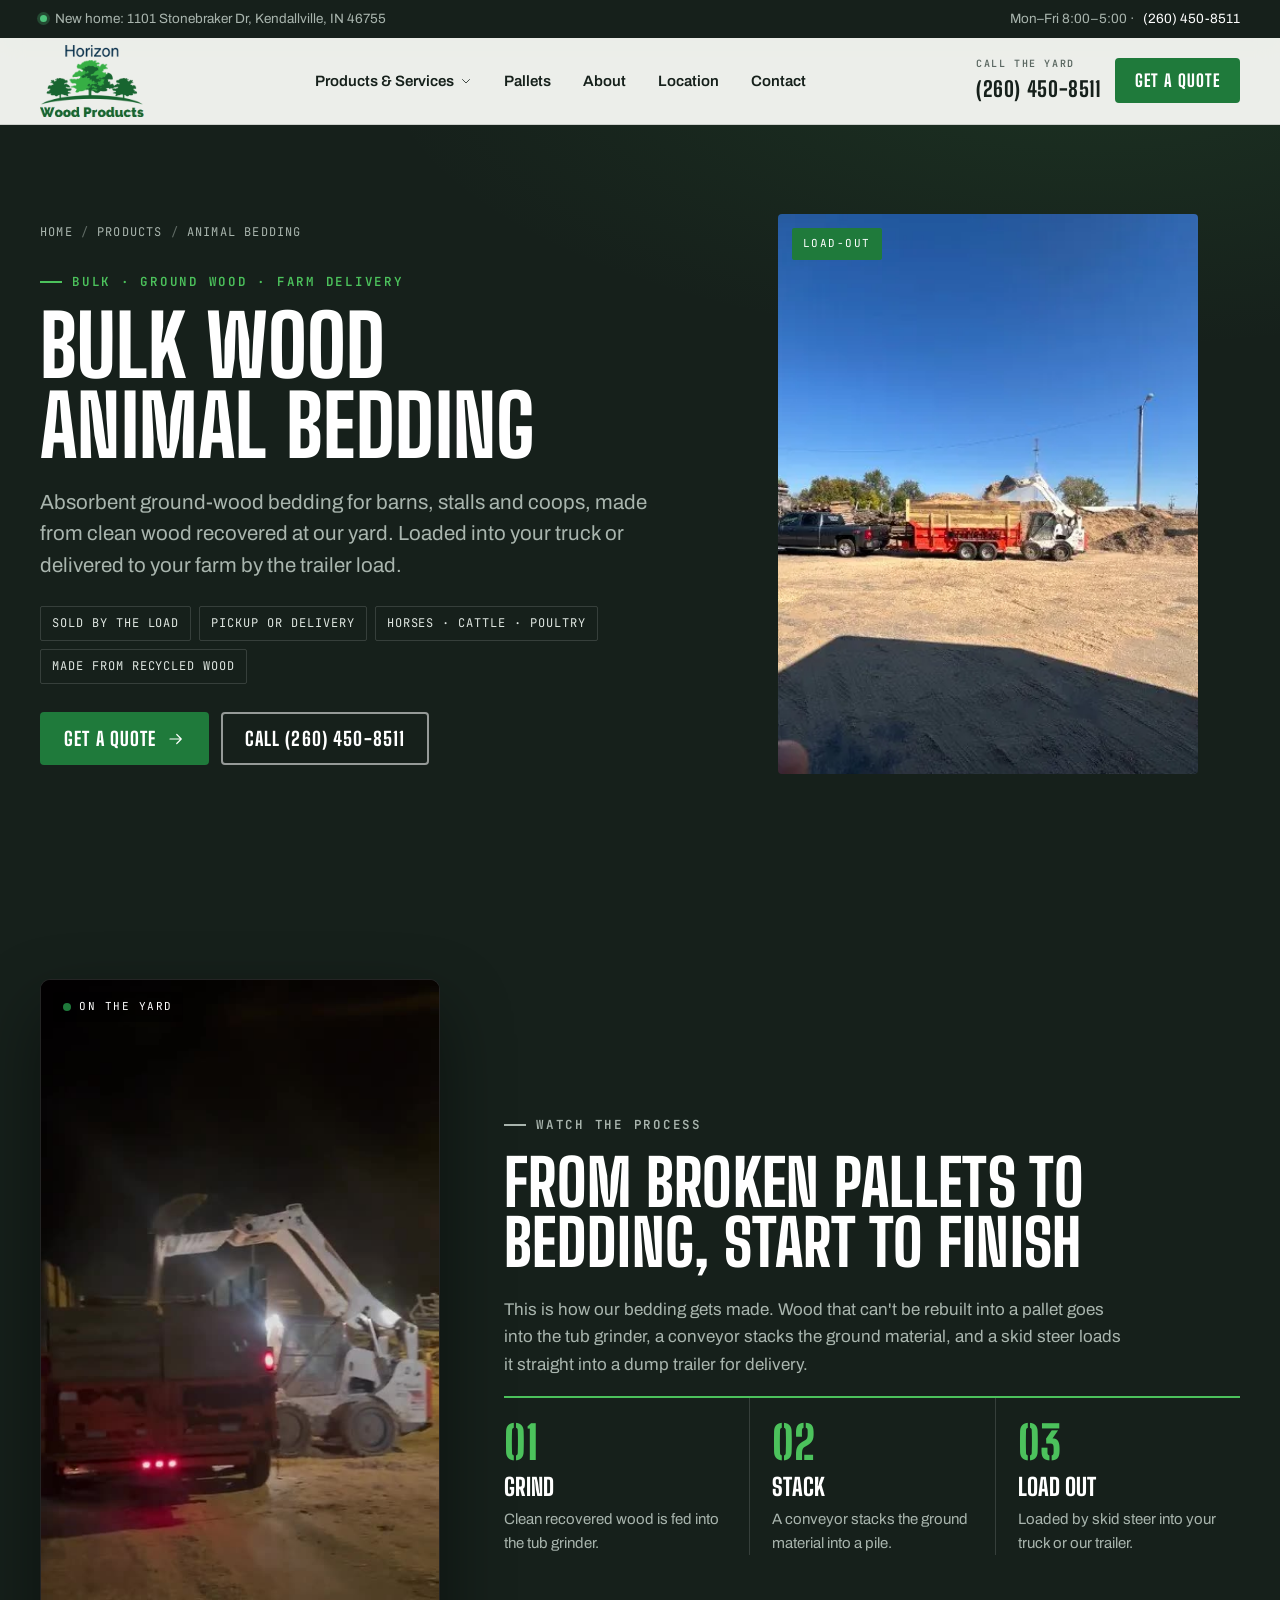
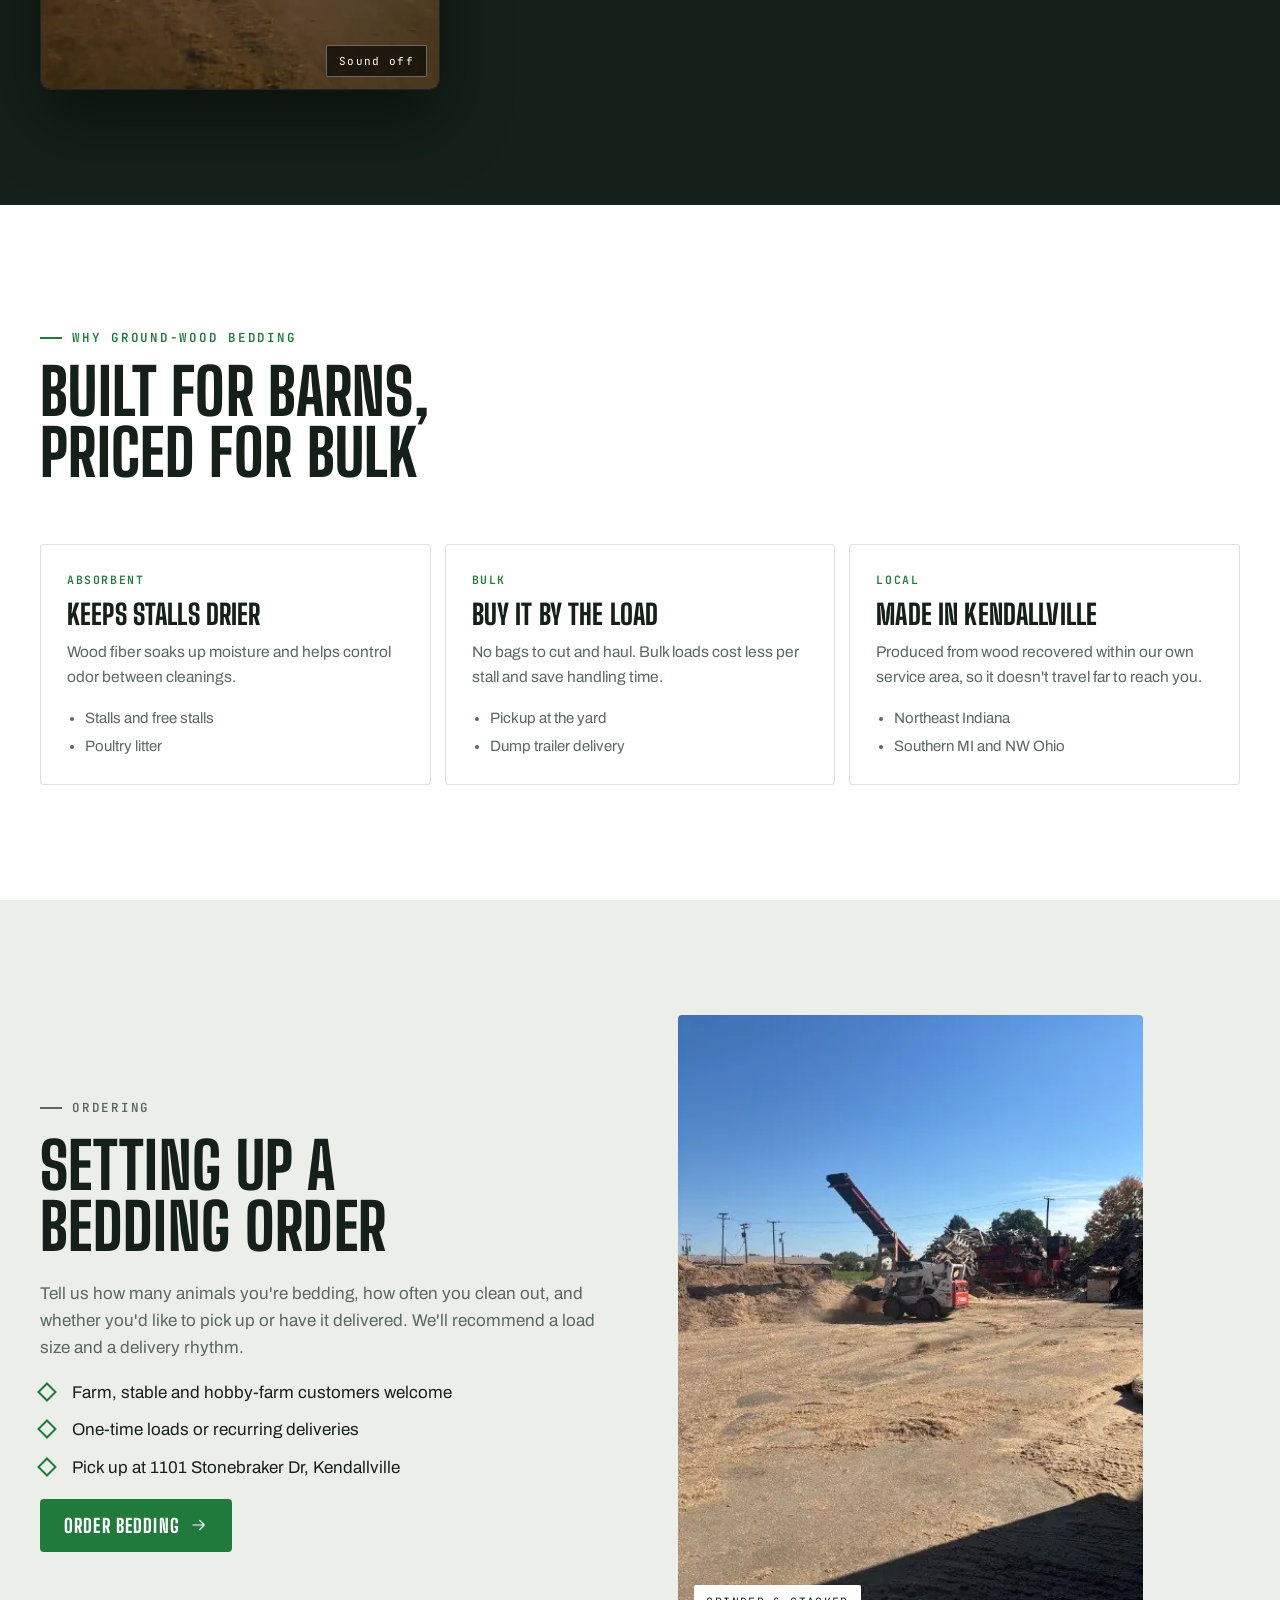
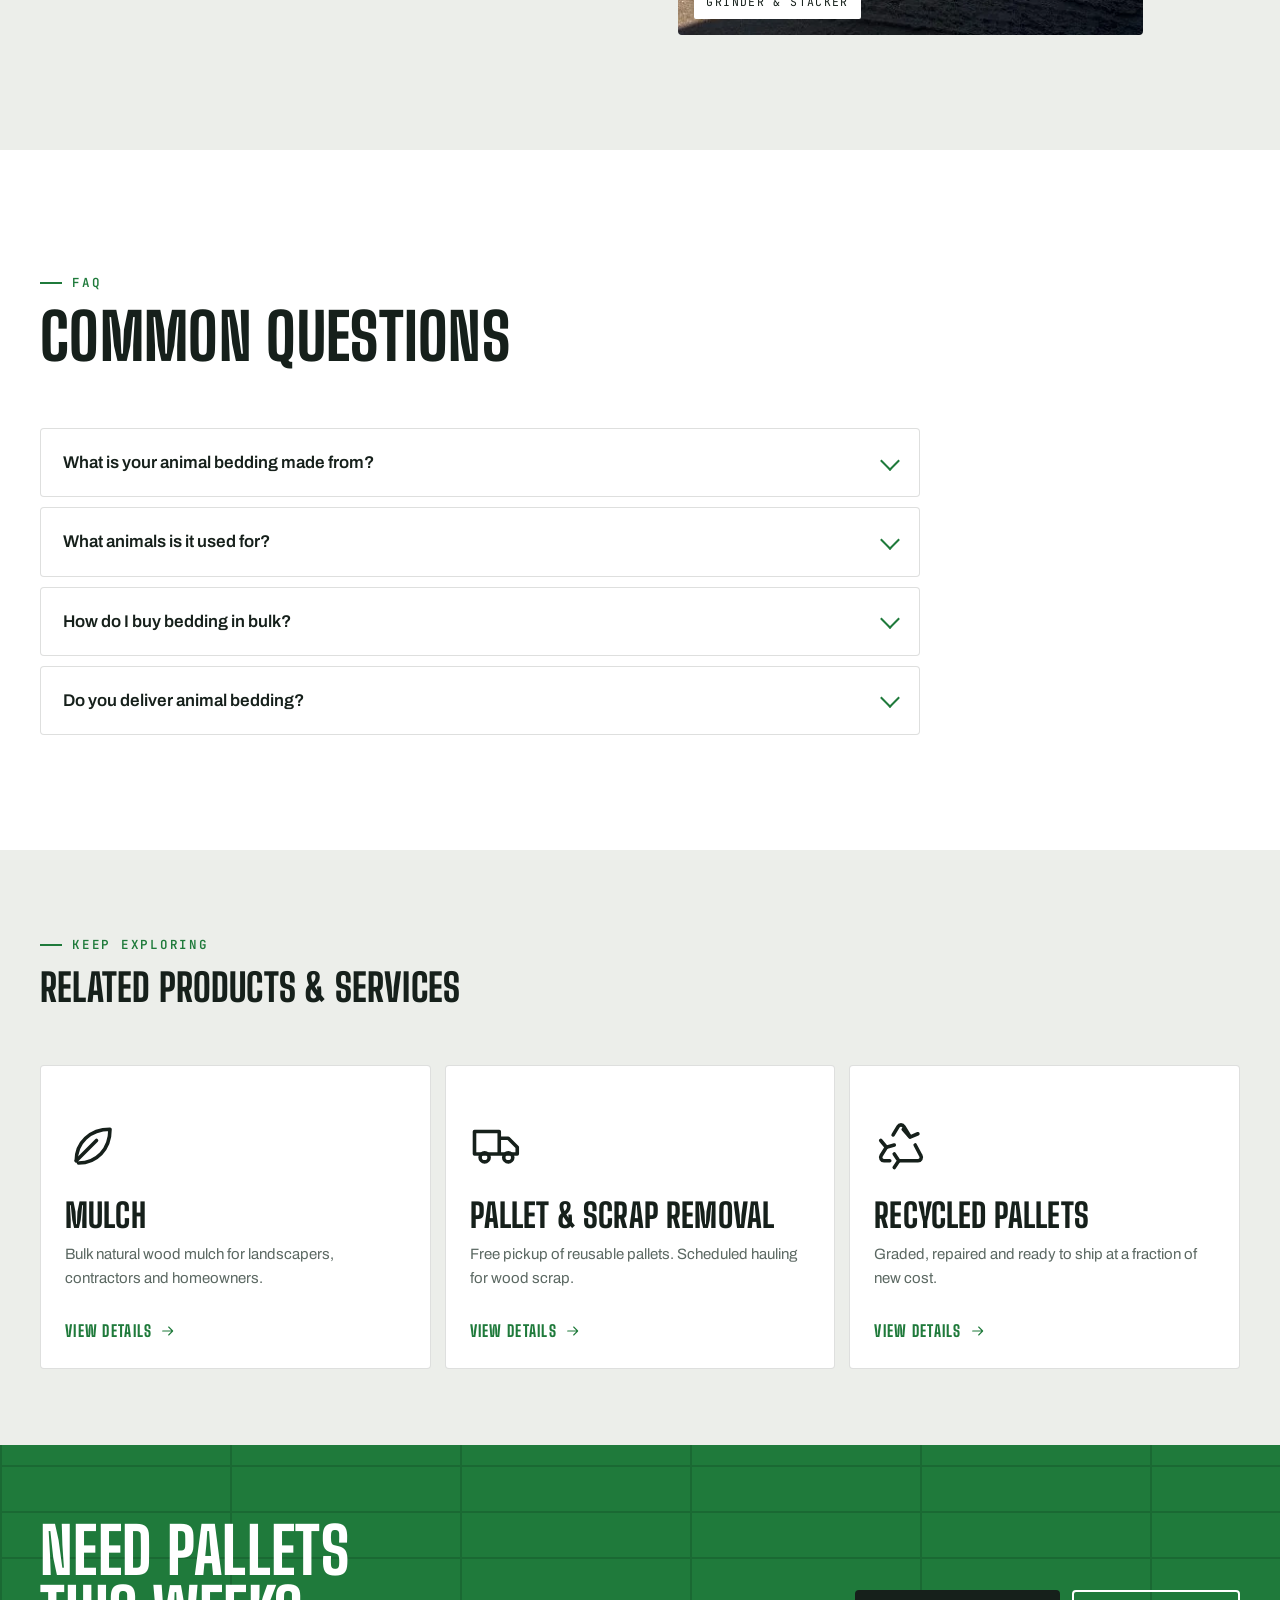
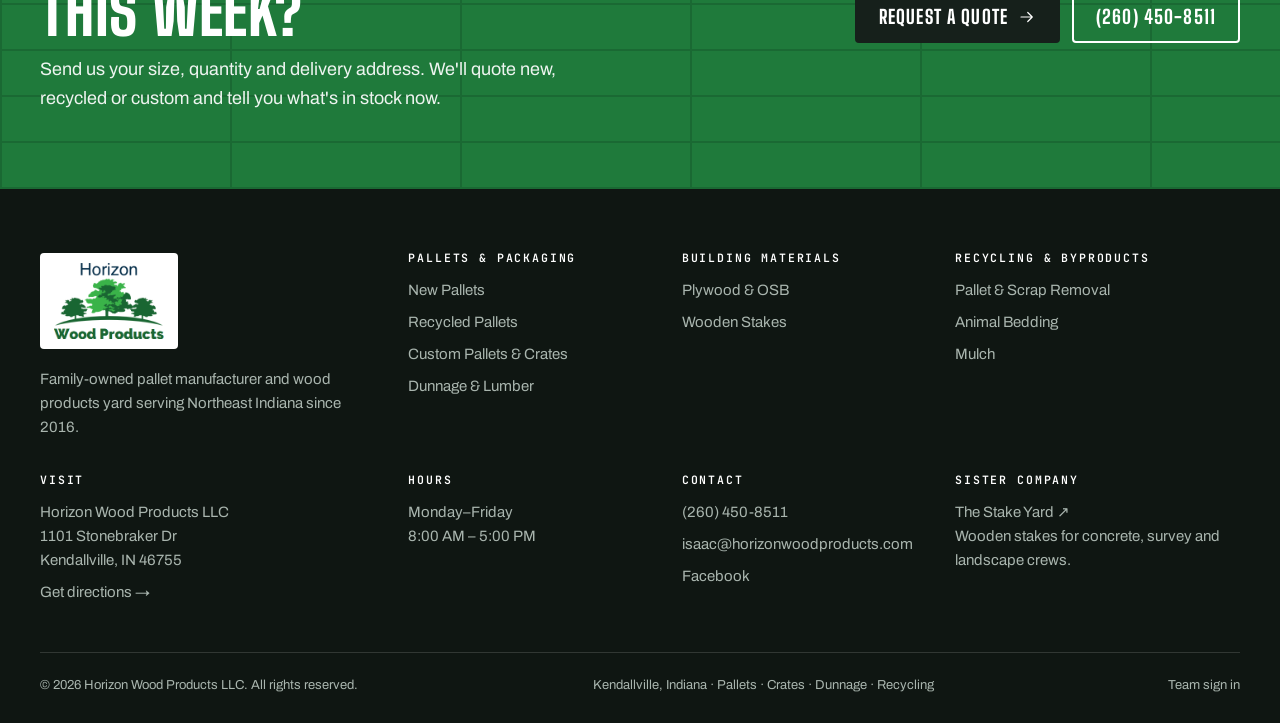
<file: animal-bedding.html>
<!doctype html>
<html lang="en-US">
<head>
<meta charset="utf-8">
<meta name="viewport" content="width=device-width, initial-scale=1, viewport-fit=cover">
<title>Bulk Wood Animal Bedding in NE Indiana | Horizon Wood</title>
<meta name="claude:viewport-fit-sides" content="cover">
<meta name="description" content="Bulk ground-wood animal bedding for horses, cattle and poultry from Kendallville, IN. Made from recycled wood, sold by the load with pickup or farm delivery.">
<link rel="canonical" href="https://horizonwoodproducts.com/animal-bedding.html">
<meta name="robots" content="index, follow, max-image-preview:large">
<meta name="theme-color" content="#16201b">
<meta name="geo.region" content="US-IN">
<meta name="geo.placename" content="Kendallville, Indiana">
<meta property="og:type" content="website">
<meta property="og:site_name" content="Horizon Wood Products">
<meta property="og:title" content="Bulk Wood Animal Bedding in NE Indiana | Horizon Wood">
<meta property="og:description" content="Bulk ground-wood animal bedding for horses, cattle and poultry from Kendallville, IN. Made from recycled wood, sold by the load with pickup or farm delivery.">
<meta property="og:url" content="https://horizonwoodproducts.com/animal-bedding.html">
<meta property="og:image" content="https://horizonwoodproducts.com/assets/img/og-horizon.jpg">
<meta property="og:image:width" content="1200">
<meta property="og:image:height" content="630">
<meta property="og:locale" content="en_US">
<meta name="twitter:card" content="summary_large_image">
<meta name="twitter:title" content="Bulk Wood Animal Bedding in NE Indiana | Horizon Wood">
<meta name="twitter:description" content="Bulk ground-wood animal bedding for horses, cattle and poultry from Kendallville, IN. Made from recycled wood, sold by the load with pickup or farm delivery.">
<meta name="twitter:image" content="https://horizonwoodproducts.com/assets/img/og-horizon.jpg">
<link rel="icon" href="assets/img/favicon.png" type="image/png">
<link rel="apple-touch-icon" href="assets/img/apple-touch-icon.png">
<link rel="preconnect" href="https://fonts.googleapis.com">
<link rel="preconnect" href="https://fonts.gstatic.com" crossorigin>
<link rel="stylesheet" href="https://fonts.googleapis.com/css2?family=Archivo:wght@400;500;600;700&family=Big+Shoulders+Display:wght@700;800;900&family=Big+Shoulders+Stencil+Display:wght@800&family=JetBrains+Mono:wght@500;600&display=swap">
<link rel="preload" as="image" href="assets/img/bedding-loadout.webp" fetchpriority="high">
<link rel="stylesheet" href="assets/css/styles.css">
<script type="application/ld+json">{"@context": "https://schema.org", "@type": "LocalBusiness", "@id": "https://horizonwoodproducts.com/#business", "name": "Horizon Wood Products LLC", "alternateName": "Horizon Wood Products", "url": "https://horizonwoodproducts.com/", "logo": "https://horizonwoodproducts.com/assets/img/logo.png", "image": "https://horizonwoodproducts.com/assets/img/og-horizon.jpg", "telephone": "+12604508511", "email": "isaac@horizonwoodproducts.com", "priceRange": "$$", "address": {"@type": "PostalAddress", "streetAddress": "1101 Stonebraker Dr", "addressLocality": "Kendallville", "addressRegion": "IN", "postalCode": "46755", "addressCountry": "US"}, "openingHoursSpecification": [{"@type": "OpeningHoursSpecification", "dayOfWeek": ["Monday", "Tuesday", "Wednesday", "Thursday", "Friday"], "opens": "08:00", "closes": "17:00"}], "sameAs": ["https://www.facebook.com/profile.php?id=100089340871191"]}</script>
<script type="application/ld+json">{"@context": "https://schema.org", "@type": "Service", "name": "Animal Bedding", "serviceType": "Animal bedding supply", "description": "Bulk ground-wood animal bedding for horses, cattle and poultry from Kendallville, IN. Made from recycled wood, sold by the load with pickup or farm delivery.", "url": "https://horizonwoodproducts.com/animal-bedding.html", "provider": {"@id": "https://horizonwoodproducts.com/#business"}, "areaServed": {"@type": "GeoCircle", "geoMidpoint": {"@type": "GeoCoordinates", "postalCode": "46755", "addressCountry": "US"}, "geoRadius": "160934"}}</script>
<script type="application/ld+json">{"@context": "https://schema.org", "@type": "BreadcrumbList", "itemListElement": [{"@type": "ListItem", "position": 1, "name": "Home", "item": "https://horizonwoodproducts.com/"}, {"@type": "ListItem", "position": 2, "name": "Products", "item": "https://horizonwoodproducts.com/"}, {"@type": "ListItem", "position": 3, "name": "Animal Bedding", "item": "https://horizonwoodproducts.com/animal-bedding.html"}]}</script>
<script type="application/ld+json">{"@context": "https://schema.org", "@type": "FAQPage", "mainEntity": [{"@type": "Question", "name": "What is your animal bedding made from?", "acceptedAnswer": {"@type": "Answer", "text": "Our bedding is ground from clean wood recovered through our pallet recycling operation. We run it through a tub grinder, stack it with a conveyor, and load it out in bulk."}}, {"@type": "Question", "name": "What animals is it used for?", "acceptedAnswer": {"@type": "Answer", "text": "Customers use ground-wood bedding for horse stalls, cattle and dairy barns, goats, sheep, and poultry houses. Talk to us about your setup and we'll help you decide if it fits."}}, {"@type": "Question", "name": "How do I buy bedding in bulk?", "acceptedAnswer": {"@type": "Answer", "text": "Bedding is sold in bulk by the load. You can pick it up at our Kendallville yard or have it delivered by dump trailer. Call for current availability and pricing."}}, {"@type": "Question", "name": "Do you deliver animal bedding?", "acceptedAnswer": {"@type": "Answer", "text": "Yes. We deliver bulk bedding to farms across Northeast Indiana, southern Michigan and northwest Ohio within roughly 100 miles."}}]}</script>
<script type="application/ld+json">{"@context": "https://schema.org", "@type": "VideoObject", "name": "How Horizon Wood Products makes animal bedding", "description": "Recovered pallet wood is ground in a tub grinder, stacked by conveyor and loaded into a dump trailer for bulk animal bedding delivery in Kendallville, Indiana.", "thumbnailUrl": "https://horizonwoodproducts.com/assets/video/animal-bedding-poster.jpg", "contentUrl": "https://horizonwoodproducts.com/assets/video/animal-bedding-process.mp4", "uploadDate": "2026-10-14", "duration": "PT19S", "publisher": {"@id": "https://horizonwoodproducts.com/#business"}}</script>
</head>
<body>
<a class="skip" href="#main">Skip to content</a>
<div class="topbar"><div class="wrap">
  <span><i class="dot" aria-hidden="true"></i>New home: 1101 Stonebraker Dr, Kendallville, IN 46755</span>
  <span>Mon–Fri 8:00–5:00 · <a href="tel:+12604508511">(260) 450-8511</a></span>
</div></div>
<header class="site-header">
  <nav class="wrap nav" aria-label="Main">
    <a class="logo" href="index.html" aria-label="Horizon Wood Products home"><img src="assets/img/horizon-logo.png" alt="Horizon Wood Products" width="266" height="184"></a>
    <ul class="menu" id="menu">
      <li class="has-mega"><button type="button" aria-expanded="false" aria-controls="mega">Products &amp; Services <svg class="" viewBox="0 0 24 24" fill="none" stroke="currentColor" stroke-width="1.6" stroke-linecap="round" stroke-linejoin="round" aria-hidden="true"><path d="M5 9l7 7 7-7"/></svg></button><div class="mega" id="mega"><div class="wrap"><div><h3>PALLETS & PACKAGING</h3><ul><li><a href="pallets.html"><strong>New Pallets</strong><span>GMA 48×40 and every standard size, built to order in our shop.</span></a></li><li><a href="recycled-pallets.html"><strong>Recycled Pallets</strong><span>Graded, repaired and ready to ship at a fraction of new cost.</span></a></li><li><a href="custom-pallets-crates.html"><strong>Custom Pallets & Crates</strong><span>Engineered to your load, your racking and your dock.</span></a></li><li><a href="dunnage.html"><strong>Dunnage & Lumber</strong><span>Blocking, bracing and cut-to-length lumber for loads that can't shift.</span></a></li></ul></div><div><h3>BUILDING MATERIALS</h3><ul><li><a href="plywood-osb.html"><strong>Plywood & OSB</strong><span>Sheet goods and building materials for crating, decking and jobsites.</span></a></li><li><a href="wooden-stakes.html"><strong>Wooden Stakes</strong><span>Concrete, survey and landscape stakes through The Stake Yard.</span></a></li></ul></div><div><h3>RECYCLING & BYPRODUCTS</h3><ul><li><a href="pallet-scrap-removal.html"><strong>Pallet & Scrap Removal</strong><span>Free pickup of reusable pallets. Scheduled hauling for wood scrap.</span></a></li><li><a href="animal-bedding.html"><strong>Animal Bedding</strong><span>Bulk ground-wood bedding for barns, stalls and coops.</span></a></li><li><a href="mulch.html"><strong>Mulch</strong><span>Bulk natural wood mulch for landscapers, contractors and homeowners.</span></a></li></ul></div><div class="mega-cta"><div><p class="eyebrow">Not sure what you need?</p></div><h3 class="h-sm">Tell us the load. We'll spec the pallet.</h3><p>Send dimensions, weight and quantity and we'll recommend new, recycled or custom.</p><a class="btn" href="contact.html">Get a quote <svg class="" viewBox="0 0 24 24" fill="none" stroke="currentColor" stroke-width="1.6" stroke-linecap="round" stroke-linejoin="round" aria-hidden="true"><path d="M4 12h15M13 6l6 6-6 6"/></svg></a></div></div></div></li>
      <li><a href="pallets.html">Pallets</a></li>
      <li><a href="index.html#about">About</a></li>
      <li><a href="index.html#location">Location</a></li>
      <li><a href="contact.html">Contact</a></li>
      <li class="menu-mobile-cta"><a class="btn" href="contact.html">Get a quote <svg class="" viewBox="0 0 24 24" fill="none" stroke="currentColor" stroke-width="1.6" stroke-linecap="round" stroke-linejoin="round" aria-hidden="true"><path d="M4 12h15M13 6l6 6-6 6"/></svg></a><a class="btn ghost" href="tel:+12604508511">Call (260) 450-8511</a></li>
    </ul>
    <div class="nav-cta">
      <a class="nav-phone" href="tel:+12604508511"><small>CALL THE YARD</small>(260) 450-8511</a>
      <a class="btn" href="contact.html">Get a quote</a>
      <button class="burger" type="button" aria-label="Open menu" aria-expanded="false" aria-controls="menu"><span></span></button>
    </div>
  </nav>
</header>
<main id="main">
<section class="phero on-dark"><div class="grain"></div><div class="wrap">
  <div>
    <ol class="crumbs" aria-label="Breadcrumb"><li><a href="index.html">Home</a></li><li><a href="index.html#products">Products</a></li><li aria-current="page">Animal Bedding</li></ol>
    <p class="eyebrow">Bulk · Ground wood · Farm delivery</p>
    <h1>Bulk wood animal bedding</h1>
    <p class="lead">Absorbent ground-wood bedding for barns, stalls and coops, made from clean wood recovered at our yard. Loaded into your truck or delivered to your farm by the trailer load.</p>
    <ul class="quickfacts"><li>Sold by the load</li><li>Pickup or delivery</li><li>Horses · cattle · poultry</li><li>Made from recycled wood</li></ul>
    <div class="btn-row"><a class="btn" href="contact.html#animal-bedding">Get a quote <svg class="" viewBox="0 0 24 24" fill="none" stroke="currentColor" stroke-width="1.6" stroke-linecap="round" stroke-linejoin="round" aria-hidden="true"><path d="M4 12h15M13 6l6 6-6 6"/></svg></a><a class="btn ghost" href="tel:+12604508511">Call (260) 450-8511</a></div>
  </div>
  <figure class="phero-media tall" style="margin:0"><img src="assets/img/bedding-loadout.webp" alt="Skid steer loading ground-wood animal bedding into a red dump trailer" width="600" height="800" fetchpriority="high" decoding="async"><span class="tag">Load-out</span></figure>
</div></section>
<section class="section dark on-dark" aria-labelledby="vid-h"><div class="wrap">
  <div class="video-feature">
    <div class="video-frame" data-reveal>
      <video id="bedding-video" autoplay muted loop playsinline preload="metadata" poster="assets/video/animal-bedding-poster.jpg" aria-describedby="vid-cap" width="540" height="960">
        <source src="assets/video/animal-bedding-process.mp4" type="video/mp4">
      </video>
      <span class="rec">ON THE YARD</span>
      <button class="sound" type="button" data-sound="bedding-video">Sound off</button>
    </div>
    <div class="prose" data-reveal="1">
      <p class="eyebrow">Watch the process</p>
      <h2 id="vid-h" class="h-lg">From broken pallets to bedding, start to finish</h2>
      <p id="vid-cap">This is how our bedding gets made. Wood that can't be rebuilt into a pallet goes into the tub grinder, a conveyor stacks the ground material, and a skid steer loads it straight into a dump trailer for delivery.</p>
      <ol class="steps" style="--cols:3"><li data-reveal="0"><b>01</b><h3>Grind</h3><p>Clean recovered wood is fed into the tub grinder.</p></li><li data-reveal="1"><b>02</b><h3>Stack</h3><p>A conveyor stacks the ground material into a pile.</p></li><li data-reveal="2"><b>03</b><h3>Load out</h3><p>Loaded by skid steer into your truck or our trailer.</p></li></ol>
    </div>
  </div>
</div></section>
<section class="section white" aria-labelledby="h-550867"><div class="wrap">
  <div class="sec-head"><div><p class="eyebrow">Why ground-wood bedding</p><h2 id="h-550867" class="h-lg">Built for barns, priced for bulk</h2></div></div>
  <div class="offer" style="--cols:3"><article data-reveal="0"><span class="k">Absorbent</span><h3>Keeps stalls drier</h3><p>Wood fiber soaks up moisture and helps control odor between cleanings.</p><ul><li>Stalls and free stalls</li><li>Poultry litter</li></ul></article><article data-reveal="1"><span class="k">Bulk</span><h3>Buy it by the load</h3><p>No bags to cut and haul. Bulk loads cost less per stall and save handling time.</p><ul><li>Pickup at the yard</li><li>Dump trailer delivery</li></ul></article><article data-reveal="2"><span class="k">Local</span><h3>Made in Kendallville</h3><p>Produced from wood recovered within our own service area, so it doesn't travel far to reach you.</p><ul><li>Northeast Indiana</li><li>Southern MI and NW Ohio</li></ul></article></div>
</div></section>
<section class="section" aria-label="Bedding production photo"><div class="wrap"><div class="split flip">
  <figure class="media" data-reveal style="margin:0;aspect-ratio:3/4;max-height:620px"><img src="assets/img/grinding-yard.webp" alt="Ground wood bedding being moved from the grinder conveyor with a skid steer" loading="lazy" width="600" height="800"><span class="tag">Grinder &amp; stacker</span></figure>
  <div class="prose" data-reveal="1"><p class="eyebrow">Ordering</p><h2 class="h-lg">Setting up a bedding order</h2>
    <p>Tell us how many animals you're bedding, how often you clean out, and whether you'd like to pick up or have it delivered. We'll recommend a load size and a delivery rhythm.</p>
    <ul class="ticks"><li>Farm, stable and hobby-farm customers welcome</li><li>One-time loads or recurring deliveries</li><li>Pick up at 1101 Stonebraker Dr, Kendallville</li></ul>
    <div class="btn-row"><a class="btn" href="contact.html#animal-bedding">Order bedding <svg class="" viewBox="0 0 24 24" fill="none" stroke="currentColor" stroke-width="1.6" stroke-linecap="round" stroke-linejoin="round" aria-hidden="true"><path d="M4 12h15M13 6l6 6-6 6"/></svg></a></div>
  </div>
</div></div></section>
<section class="section white" aria-labelledby="faq-h"><div class="wrap">
  <div class="sec-head"><div><p class="eyebrow">FAQ</p><h2 id="faq-h" class="h-lg">Common questions</h2></div></div>
  <div class="faq" data-reveal><details><summary>What is your animal bedding made from?</summary><div class="ans"><p>Our bedding is ground from clean wood recovered through our pallet recycling operation. We run it through a tub grinder, stack it with a conveyor, and load it out in bulk.</p></div></details><details><summary>What animals is it used for?</summary><div class="ans"><p>Customers use ground-wood bedding for horse stalls, cattle and dairy barns, goats, sheep, and poultry houses. Talk to us about your setup and we'll help you decide if it fits.</p></div></details><details><summary>How do I buy bedding in bulk?</summary><div class="ans"><p>Bedding is sold in bulk by the load. You can pick it up at our Kendallville yard or have it delivered by dump trailer. Call for current availability and pricing.</p></div></details><details><summary>Do you deliver animal bedding?</summary><div class="ans"><p>Yes. We deliver bulk bedding to farms across Northeast Indiana, southern Michigan and northwest Ohio within roughly 100 miles.</p></div></details></div>
</div></section>
<section class="section tight" aria-labelledby="rel-h"><div class="wrap">
  <div class="sec-head"><div><p class="eyebrow">Keep exploring</p><h2 id="rel-h" class="h-md">Related products &amp; services</h2></div></div>
  <div class="related"><a class="card " href="mulch.html" data-reveal="0"><div class="num"><span></span></div><svg class="icon" viewBox="0 0 24 24" fill="none" stroke="currentColor" stroke-width="1.6" stroke-linecap="round" stroke-linejoin="round" aria-hidden="true"><path d="M5 19c0-8 6-14 15-14 0 9-6 15-14 15"/><path d="M5 19L14 10"/></svg><div><h3>Mulch</h3><p>Bulk natural wood mulch for landscapers, contractors and homeowners.</p></div><span class="go">View details <svg class="" viewBox="0 0 24 24" fill="none" stroke="currentColor" stroke-width="1.6" stroke-linecap="round" stroke-linejoin="round" aria-hidden="true"><path d="M4 12h15M13 6l6 6-6 6"/></svg></span></a><a class="card " href="pallet-scrap-removal.html" data-reveal="0"><div class="num"><span></span></div><svg class="icon" viewBox="0 0 24 24" fill="none" stroke="currentColor" stroke-width="1.6" stroke-linecap="round" stroke-linejoin="round" aria-hidden="true"><path d="M2 6h11v10H2zM13 9h4l4 4v3h-8z"/><circle cx="6.5" cy="17.5" r="2"/><circle cx="17" cy="17.5" r="2"/></svg><div><h3>Pallet & Scrap Removal</h3><p>Free pickup of reusable pallets. Scheduled hauling for wood scrap.</p></div><span class="go">View details <svg class="" viewBox="0 0 24 24" fill="none" stroke="currentColor" stroke-width="1.6" stroke-linecap="round" stroke-linejoin="round" aria-hidden="true"><path d="M4 12h15M13 6l6 6-6 6"/></svg></span></a><a class="card " href="recycled-pallets.html" data-reveal="0"><div class="num"><span></span></div><svg class="icon" viewBox="0 0 24 24" fill="none" stroke="currentColor" stroke-width="1.6" stroke-linecap="round" stroke-linejoin="round" aria-hidden="true"><path d="M7 19H4.5a1.5 1.5 0 0 1-1.3-2.3L5.5 13"/><path d="M11 19h8.5a1.5 1.5 0 0 0 1.3-2.3L18.3 12"/><path d="M8.5 7.5l2.2-3.7a1.5 1.5 0 0 1 2.6 0l2.4 4"/><path d="M9 16l2 3-2 3M3 10l2.5 3L9 12M13 5l3 3.5 3.5-1.5"/></svg><div><h3>Recycled Pallets</h3><p>Graded, repaired and ready to ship at a fraction of new cost.</p></div><span class="go">View details <svg class="" viewBox="0 0 24 24" fill="none" stroke="currentColor" stroke-width="1.6" stroke-linecap="round" stroke-linejoin="round" aria-hidden="true"><path d="M4 12h15M13 6l6 6-6 6"/></svg></span></a></div>
</div></section>
<section class="cta-band" aria-label="Request a quote"><div class="wrap">
  <div><h2>Need pallets this week?</h2><p>Send us your size, quantity and delivery address. We'll quote new, recycled or custom and tell you what's in stock now.</p></div>
  <div class="btn-row"><a class="btn" href="contact.html#animal-bedding">Request a quote <svg class="" viewBox="0 0 24 24" fill="none" stroke="currentColor" stroke-width="1.6" stroke-linecap="round" stroke-linejoin="round" aria-hidden="true"><path d="M4 12h15M13 6l6 6-6 6"/></svg></a><a class="btn ghost" href="tel:+12604508511">(260) 450-8511</a></div>
</div></section>
</main>
<footer class="site-footer">
  <div class="wrap">
    <div class="foot-grid">
      <div>
        <a class="logo" href="index.html" aria-label="Horizon Wood Products home"><img src="assets/img/horizon-logo.png" alt="Horizon Wood Products" width="266" height="184"></a>
        <p style="max-width:34ch">Family-owned pallet manufacturer and wood products yard serving Northeast Indiana since 2016.</p>
      </div>
      <div><h3>PALLETS & PACKAGING</h3><ul><li><a href="pallets.html">New Pallets</a></li><li><a href="recycled-pallets.html">Recycled Pallets</a></li><li><a href="custom-pallets-crates.html">Custom Pallets & Crates</a></li><li><a href="dunnage.html">Dunnage & Lumber</a></li></ul></div><div><h3>BUILDING MATERIALS</h3><ul><li><a href="plywood-osb.html">Plywood & OSB</a></li><li><a href="wooden-stakes.html">Wooden Stakes</a></li></ul></div><div><h3>RECYCLING & BYPRODUCTS</h3><ul><li><a href="pallet-scrap-removal.html">Pallet & Scrap Removal</a></li><li><a href="animal-bedding.html">Animal Bedding</a></li><li><a href="mulch.html">Mulch</a></li></ul></div>
    </div>
    <div class="foot-grid" style="margin-top:36px">
      <div><h3>VISIT</h3><address style="font-style:normal">Horizon Wood Products LLC<br>1101 Stonebraker Dr<br>Kendallville, IN 46755</address><p style="margin-top:8px"><a href="https://www.google.com/maps/dir/?api=1&destination=1101+Stonebraker+Dr+Kendallville+IN+46755" rel="noopener" target="_blank">Get directions →</a></p></div>
      <div><h3>HOURS</h3><p>Monday–Friday<br>8:00 AM – 5:00 PM</p></div>
      <div><h3>CONTACT</h3><ul><li><a href="tel:+12604508511">(260) 450-8511</a></li><li><a href="mailto:isaac@horizonwoodproducts.com">isaac@horizonwoodproducts.com</a></li><li><a href="https://www.facebook.com/profile.php?id=100089340871191" rel="noopener" target="_blank">Facebook</a></li></ul></div>
      <div><h3>SISTER COMPANY</h3><p><a href="https://thestakeyard.com/" rel="noopener" target="_blank">The Stake Yard ↗</a><br>Wooden stakes for concrete, survey and landscape crews.</p></div>
    </div>
    <div class="foot-base"><span>© <span data-year>2026</span> Horizon Wood Products LLC. All rights reserved.</span><span>Kendallville, Indiana · Pallets · Crates · Dunnage · Recycling</span><a href="https://hwp-hq.web.app" rel="nofollow">Team sign in</a></div>
  </div>
</footer>
<script src="assets/js/main.js" defer></script>
</body>
</html>
</file>
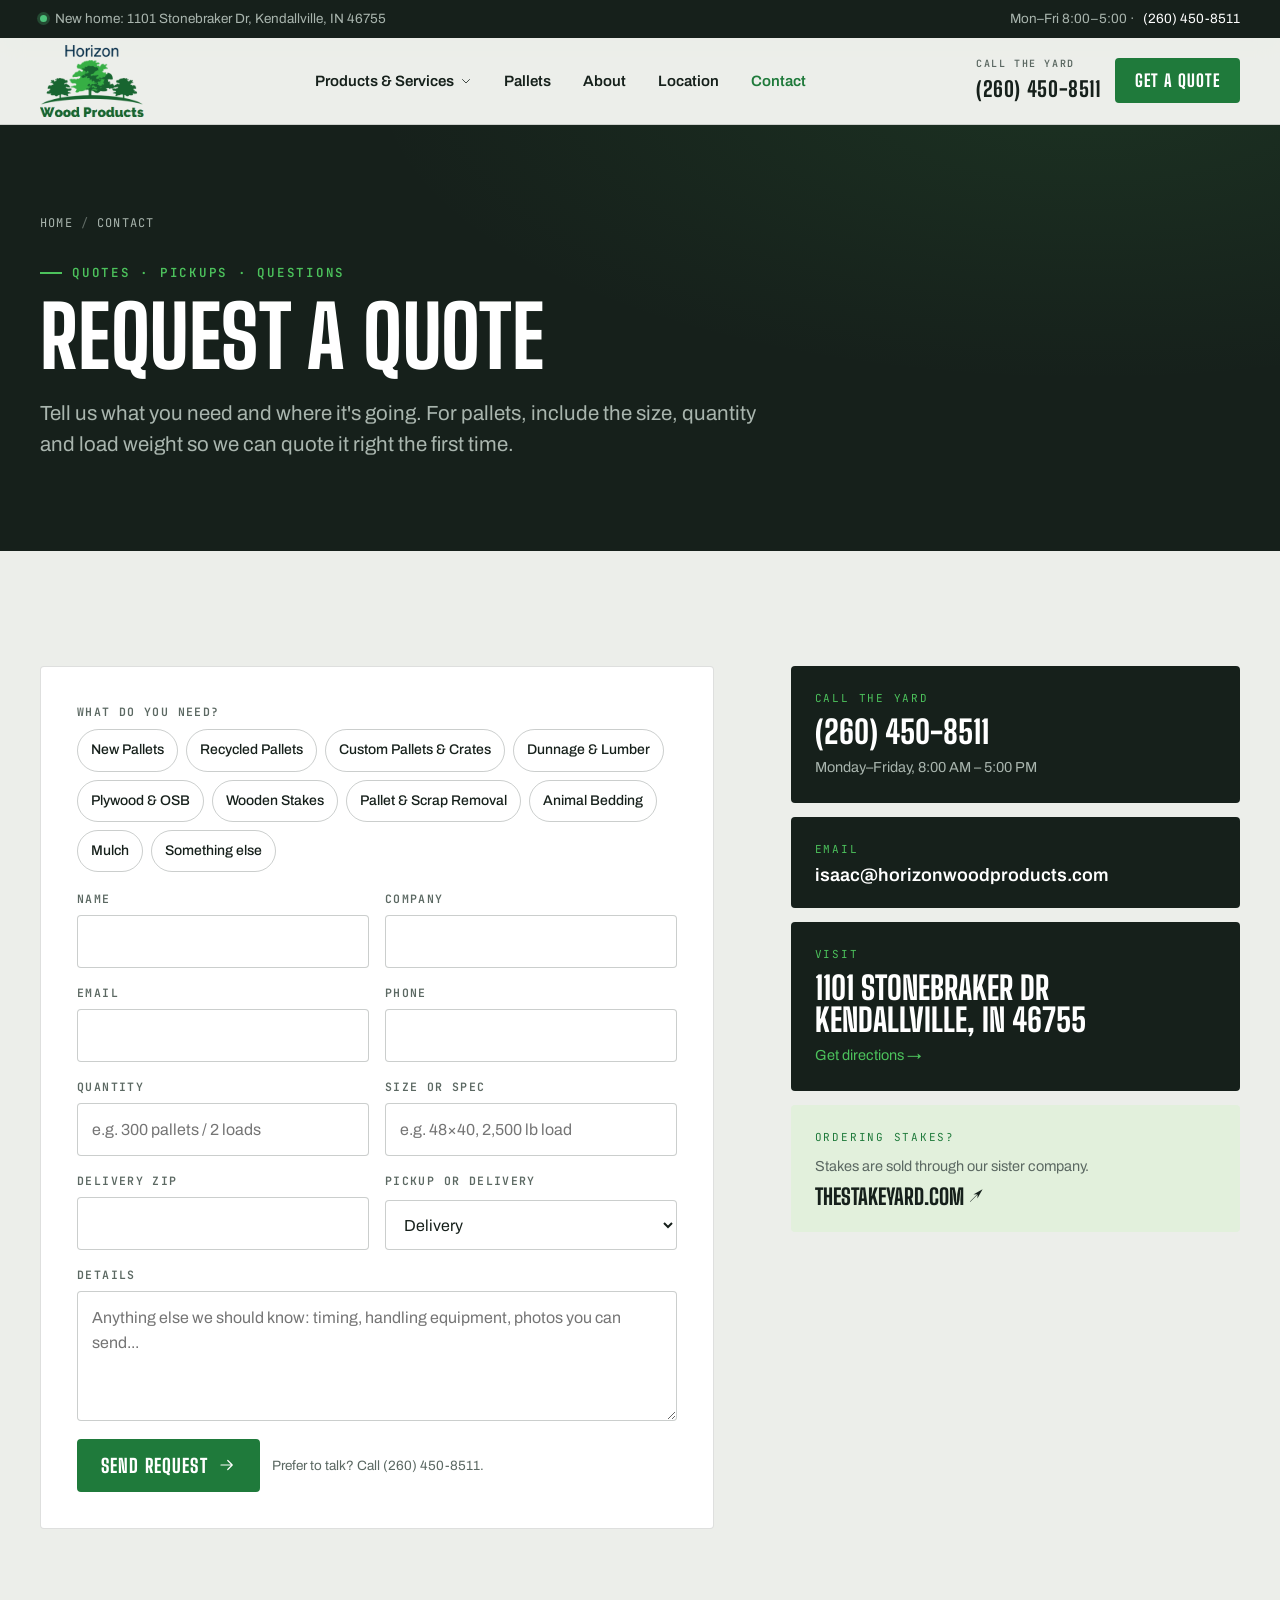
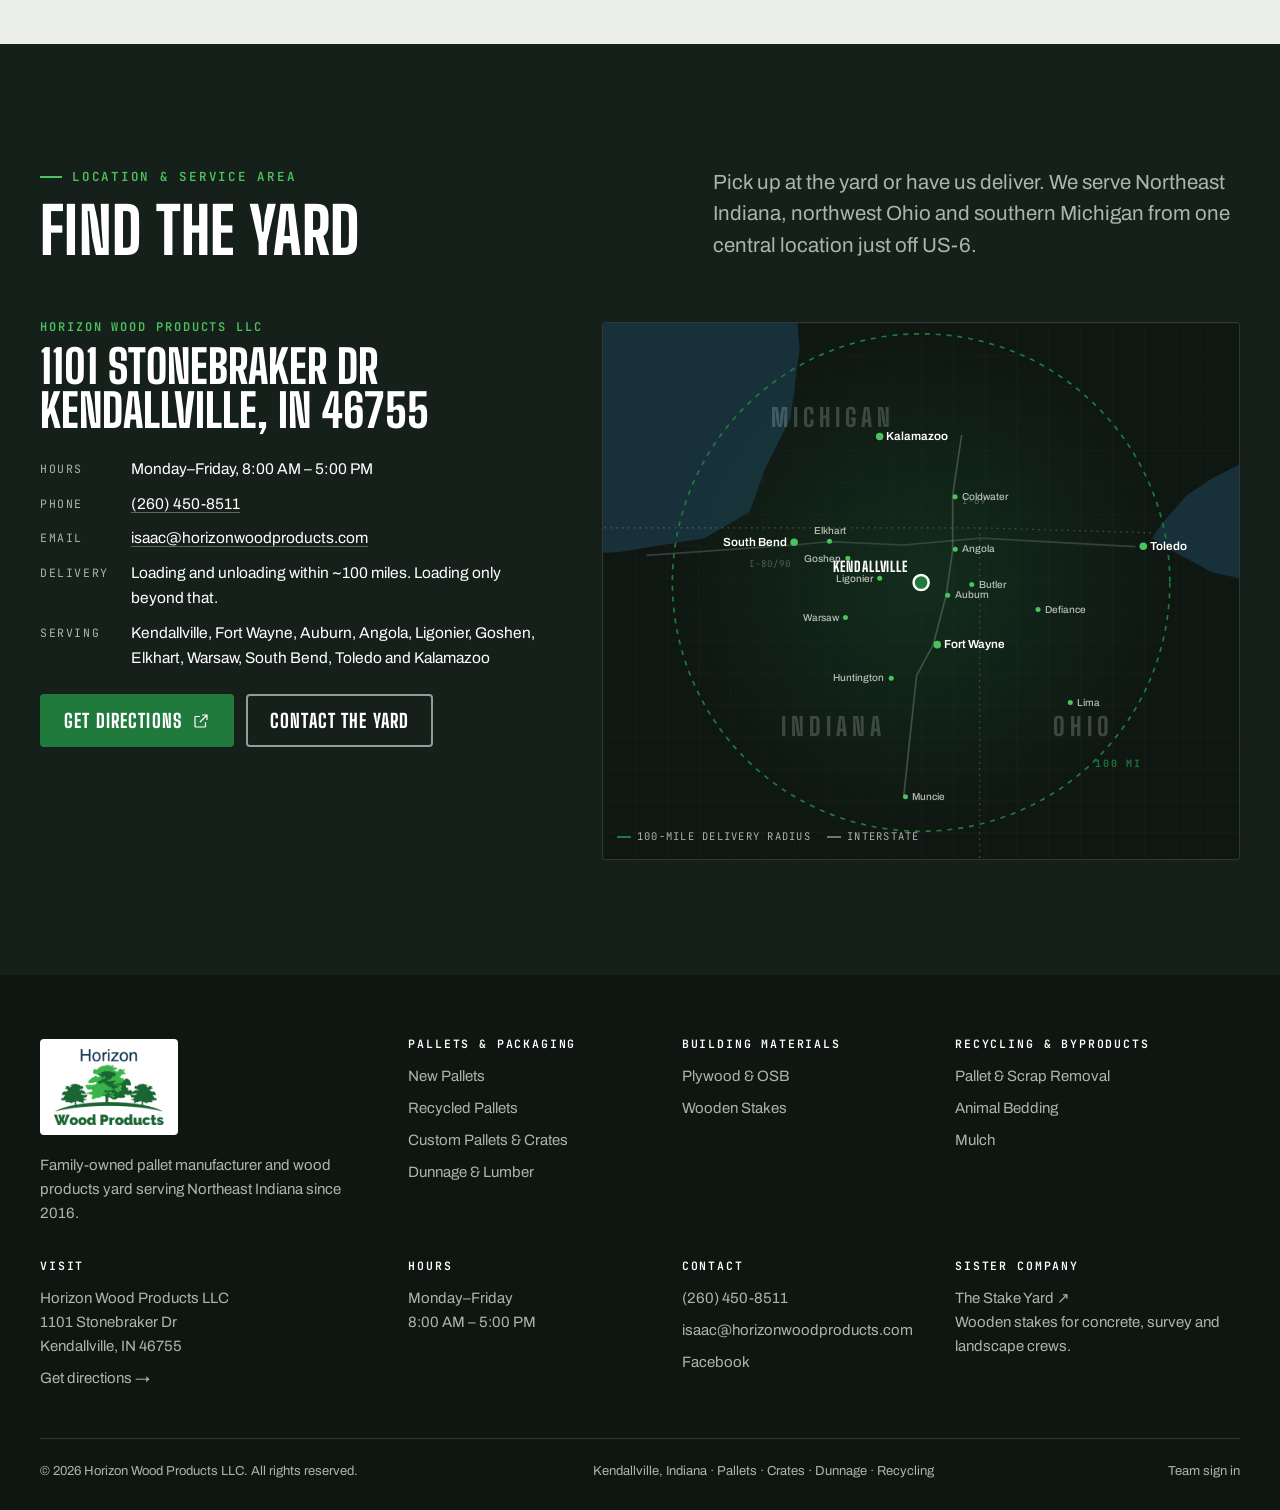
<file: contact.html>
<!doctype html>
<html lang="en-US">
<head>
<meta charset="utf-8">
<meta name="viewport" content="width=device-width, initial-scale=1, viewport-fit=cover">
<title>Request a Quote | Horizon Wood Products, Kendallville IN</title>
<meta name="claude:viewport-fit-sides" content="cover">
<meta name="description" content="Request a quote for pallets, crates, dunnage, plywood, OSB, pallet pickup, bedding or mulch. Visit us at 1101 Stonebraker Dr, Kendallville, IN 46755 or call (260) 450-8511.">
<link rel="canonical" href="https://horizonwoodproducts.com/contact.html">
<meta name="robots" content="index, follow, max-image-preview:large">
<meta name="theme-color" content="#16201b">
<meta name="geo.region" content="US-IN">
<meta name="geo.placename" content="Kendallville, Indiana">
<meta property="og:type" content="website">
<meta property="og:site_name" content="Horizon Wood Products">
<meta property="og:title" content="Request a Quote | Horizon Wood Products, Kendallville IN">
<meta property="og:description" content="Request a quote for pallets, crates, dunnage, plywood, OSB, pallet pickup, bedding or mulch. Visit us at 1101 Stonebraker Dr, Kendallville, IN 46755 or call (260) 450-8511.">
<meta property="og:url" content="https://horizonwoodproducts.com/contact.html">
<meta property="og:image" content="https://horizonwoodproducts.com/assets/img/og-horizon.jpg">
<meta property="og:image:width" content="1200">
<meta property="og:image:height" content="630">
<meta property="og:locale" content="en_US">
<meta name="twitter:card" content="summary_large_image">
<meta name="twitter:title" content="Request a Quote | Horizon Wood Products, Kendallville IN">
<meta name="twitter:description" content="Request a quote for pallets, crates, dunnage, plywood, OSB, pallet pickup, bedding or mulch. Visit us at 1101 Stonebraker Dr, Kendallville, IN 46755 or call (260) 450-8511.">
<meta name="twitter:image" content="https://horizonwoodproducts.com/assets/img/og-horizon.jpg">
<link rel="icon" href="assets/img/favicon.png" type="image/png">
<link rel="apple-touch-icon" href="assets/img/apple-touch-icon.png">
<link rel="preconnect" href="https://fonts.googleapis.com">
<link rel="preconnect" href="https://fonts.gstatic.com" crossorigin>
<link rel="stylesheet" href="https://fonts.googleapis.com/css2?family=Archivo:wght@400;500;600;700&family=Big+Shoulders+Display:wght@700;800;900&family=Big+Shoulders+Stencil+Display:wght@800&family=JetBrains+Mono:wght@500;600&display=swap">

<link rel="stylesheet" href="assets/css/styles.css">
<script type="application/ld+json">{"@context": "https://schema.org", "@type": "LocalBusiness", "@id": "https://horizonwoodproducts.com/#business", "name": "Horizon Wood Products LLC", "alternateName": "Horizon Wood Products", "url": "https://horizonwoodproducts.com/", "logo": "https://horizonwoodproducts.com/assets/img/logo.png", "image": "https://horizonwoodproducts.com/assets/img/og-horizon.jpg", "telephone": "+12604508511", "email": "isaac@horizonwoodproducts.com", "priceRange": "$$", "address": {"@type": "PostalAddress", "streetAddress": "1101 Stonebraker Dr", "addressLocality": "Kendallville", "addressRegion": "IN", "postalCode": "46755", "addressCountry": "US"}, "openingHoursSpecification": [{"@type": "OpeningHoursSpecification", "dayOfWeek": ["Monday", "Tuesday", "Wednesday", "Thursday", "Friday"], "opens": "08:00", "closes": "17:00"}], "sameAs": ["https://www.facebook.com/profile.php?id=100089340871191"], "description": "Family-owned pallet manufacturer and wood products company in Kendallville, Indiana. New, recycled and custom pallets, crates, dunnage, plywood, OSB, pallet and scrap removal, animal bedding and mulch.", "foundingDate": "2016", "founder": {"@type": "Person", "name": "Isaac Witmer"}, "areaServed": [{"@type": "State", "name": "Indiana"}, {"@type": "State", "name": "Ohio"}, {"@type": "State", "name": "Michigan"}, {"@type": "City", "name": "Kendallville, IN"}, {"@type": "City", "name": "Fort Wayne, IN"}, {"@type": "City", "name": "Auburn, IN"}, {"@type": "City", "name": "Angola, IN"}, {"@type": "City", "name": "Goshen, IN"}, {"@type": "City", "name": "Elkhart, IN"}, {"@type": "City", "name": "Warsaw, IN"}, {"@type": "City", "name": "Butler, IN"}], "subOrganization": {"@type": "Organization", "name": "The Stake Yard", "url": "https://thestakeyard.com/"}, "hasOfferCatalog": {"@type": "OfferCatalog", "name": "Products and services", "itemListElement": [{"@type": "Offer", "itemOffered": {"@type": "Service", "name": "New Pallets", "url": "https://horizonwoodproducts.com/pallets.html"}}, {"@type": "Offer", "itemOffered": {"@type": "Service", "name": "Recycled Pallets", "url": "https://horizonwoodproducts.com/recycled-pallets.html"}}, {"@type": "Offer", "itemOffered": {"@type": "Service", "name": "Custom Pallets & Crates", "url": "https://horizonwoodproducts.com/custom-pallets-crates.html"}}, {"@type": "Offer", "itemOffered": {"@type": "Service", "name": "Dunnage & Lumber", "url": "https://horizonwoodproducts.com/dunnage.html"}}, {"@type": "Offer", "itemOffered": {"@type": "Service", "name": "Plywood & OSB", "url": "https://horizonwoodproducts.com/plywood-osb.html"}}, {"@type": "Offer", "itemOffered": {"@type": "Service", "name": "Wooden Stakes", "url": "https://horizonwoodproducts.com/wooden-stakes.html"}}, {"@type": "Offer", "itemOffered": {"@type": "Service", "name": "Pallet & Scrap Removal", "url": "https://horizonwoodproducts.com/pallet-scrap-removal.html"}}, {"@type": "Offer", "itemOffered": {"@type": "Service", "name": "Animal Bedding", "url": "https://horizonwoodproducts.com/animal-bedding.html"}}, {"@type": "Offer", "itemOffered": {"@type": "Service", "name": "Mulch", "url": "https://horizonwoodproducts.com/mulch.html"}}]}}</script>
<script type="application/ld+json">{"@context": "https://schema.org", "@type": "BreadcrumbList", "itemListElement": [{"@type": "ListItem", "position": 1, "name": "Home", "item": "https://horizonwoodproducts.com/"}, {"@type": "ListItem", "position": 2, "name": "Contact", "item": "https://horizonwoodproducts.com/contact.html"}]}</script>
<script type="application/ld+json">{"@context": "https://schema.org", "@type": "ContactPage", "name": "Contact Horizon Wood Products", "url": "https://horizonwoodproducts.com/contact.html", "about": {"@id": "https://horizonwoodproducts.com/#business"}}</script>
</head>
<body>
<a class="skip" href="#main">Skip to content</a>
<div class="topbar"><div class="wrap">
  <span><i class="dot" aria-hidden="true"></i>New home: 1101 Stonebraker Dr, Kendallville, IN 46755</span>
  <span>Mon–Fri 8:00–5:00 · <a href="tel:+12604508511">(260) 450-8511</a></span>
</div></div>
<header class="site-header">
  <nav class="wrap nav" aria-label="Main">
    <a class="logo" href="index.html" aria-label="Horizon Wood Products home"><img src="assets/img/horizon-logo.png" alt="Horizon Wood Products" width="266" height="184"></a>
    <ul class="menu" id="menu">
      <li class="has-mega"><button type="button" aria-expanded="false" aria-controls="mega">Products &amp; Services <svg class="" viewBox="0 0 24 24" fill="none" stroke="currentColor" stroke-width="1.6" stroke-linecap="round" stroke-linejoin="round" aria-hidden="true"><path d="M5 9l7 7 7-7"/></svg></button><div class="mega" id="mega"><div class="wrap"><div><h3>PALLETS & PACKAGING</h3><ul><li><a href="pallets.html"><strong>New Pallets</strong><span>GMA 48×40 and every standard size, built to order in our shop.</span></a></li><li><a href="recycled-pallets.html"><strong>Recycled Pallets</strong><span>Graded, repaired and ready to ship at a fraction of new cost.</span></a></li><li><a href="custom-pallets-crates.html"><strong>Custom Pallets & Crates</strong><span>Engineered to your load, your racking and your dock.</span></a></li><li><a href="dunnage.html"><strong>Dunnage & Lumber</strong><span>Blocking, bracing and cut-to-length lumber for loads that can't shift.</span></a></li></ul></div><div><h3>BUILDING MATERIALS</h3><ul><li><a href="plywood-osb.html"><strong>Plywood & OSB</strong><span>Sheet goods and building materials for crating, decking and jobsites.</span></a></li><li><a href="wooden-stakes.html"><strong>Wooden Stakes</strong><span>Concrete, survey and landscape stakes through The Stake Yard.</span></a></li></ul></div><div><h3>RECYCLING & BYPRODUCTS</h3><ul><li><a href="pallet-scrap-removal.html"><strong>Pallet & Scrap Removal</strong><span>Free pickup of reusable pallets. Scheduled hauling for wood scrap.</span></a></li><li><a href="animal-bedding.html"><strong>Animal Bedding</strong><span>Bulk ground-wood bedding for barns, stalls and coops.</span></a></li><li><a href="mulch.html"><strong>Mulch</strong><span>Bulk natural wood mulch for landscapers, contractors and homeowners.</span></a></li></ul></div><div class="mega-cta"><div><p class="eyebrow">Not sure what you need?</p></div><h3 class="h-sm">Tell us the load. We'll spec the pallet.</h3><p>Send dimensions, weight and quantity and we'll recommend new, recycled or custom.</p><a class="btn" href="contact.html">Get a quote <svg class="" viewBox="0 0 24 24" fill="none" stroke="currentColor" stroke-width="1.6" stroke-linecap="round" stroke-linejoin="round" aria-hidden="true"><path d="M4 12h15M13 6l6 6-6 6"/></svg></a></div></div></div></li>
      <li><a href="pallets.html">Pallets</a></li>
      <li><a href="index.html#about">About</a></li>
      <li><a href="index.html#location">Location</a></li>
      <li><a href="contact.html" aria-current="page">Contact</a></li>
      <li class="menu-mobile-cta"><a class="btn" href="contact.html">Get a quote <svg class="" viewBox="0 0 24 24" fill="none" stroke="currentColor" stroke-width="1.6" stroke-linecap="round" stroke-linejoin="round" aria-hidden="true"><path d="M4 12h15M13 6l6 6-6 6"/></svg></a><a class="btn ghost" href="tel:+12604508511">Call (260) 450-8511</a></li>
    </ul>
    <div class="nav-cta">
      <a class="nav-phone" href="tel:+12604508511"><small>CALL THE YARD</small>(260) 450-8511</a>
      <a class="btn" href="contact.html">Get a quote</a>
      <button class="burger" type="button" aria-label="Open menu" aria-expanded="false" aria-controls="menu"><span></span></button>
    </div>
  </nav>
</header>
<main id="main">
<section class="phero on-dark"><div class="grain"></div><div class="wrap" style="grid-template-columns:1fr">
  <div>
    <ol class="crumbs" aria-label="Breadcrumb"><li><a href="index.html">Home</a></li><li aria-current="page">Contact</li></ol>
    <p class="eyebrow">Quotes · Pickups · Questions</p>
    <h1>Request a quote</h1>
    <p class="lead">Tell us what you need and where it's going. For pallets, include the size, quantity and load weight so we can quote it right the first time.</p>
  </div>
</div></section>
<section class="section" aria-label="Quote form and contact details"><div class="wrap">
  <div class="split form-split">
    <form class="form-card" id="quote-form" action="https://formspree.io/f/xjyyzerp" method="POST" novalidate>
      <input type="hidden" name="_subject" value="New quote request from horizonwoodproducts.com">
      <input type="text" name="_gotcha" tabindex="-1" autocomplete="off" aria-hidden="true" style="position:absolute;left:-9999px;width:1px;height:1px;opacity:0">
      <fieldset style="border:0;padding:0;margin:0" class="field full"><legend style="padding:0;font-family:var(--f-mono);font-size:11.5px;letter-spacing:.12em;text-transform:uppercase;color:var(--muted);font-weight:600">What do you need?</legend>
        <div class="chips" style="margin-top:8px"><label><input type="radio" name="product" value="pallets" required><span>New Pallets</span></label><label><input type="radio" name="product" value="recycled-pallets"><span>Recycled Pallets</span></label><label><input type="radio" name="product" value="custom-pallets-crates"><span>Custom Pallets & Crates</span></label><label><input type="radio" name="product" value="dunnage"><span>Dunnage & Lumber</span></label><label><input type="radio" name="product" value="plywood-osb"><span>Plywood & OSB</span></label><label><input type="radio" name="product" value="wooden-stakes"><span>Wooden Stakes</span></label><label><input type="radio" name="product" value="pallet-scrap-removal"><span>Pallet & Scrap Removal</span></label><label><input type="radio" name="product" value="animal-bedding"><span>Animal Bedding</span></label><label><input type="radio" name="product" value="mulch"><span>Mulch</span></label><label><input type="radio" name="product" value="other"><span>Something else</span></label></div></fieldset>
      <div class="fgrid">
        <div class="field"><label for="f-name">Name</label><input id="f-name" name="name" autocomplete="name" required></div>
        <div class="field"><label for="f-company">Company</label><input id="f-company" name="company" autocomplete="organization"></div>
        <div class="field"><label for="f-email">Email</label><input id="f-email" name="email" type="email" autocomplete="email" required></div>
        <div class="field"><label for="f-phone">Phone</label><input id="f-phone" name="phone" type="tel" autocomplete="tel"></div>
        <div class="field"><label for="f-qty">Quantity</label><input id="f-qty" name="quantity" placeholder="e.g. 300 pallets / 2 loads"></div>
        <div class="field"><label for="f-size">Size or spec</label><input id="f-size" name="size" placeholder="e.g. 48×40, 2,500 lb load"></div>
        <div class="field"><label for="f-zip">Delivery ZIP</label><input id="f-zip" name="zip" inputmode="numeric" autocomplete="postal-code"></div>
        <div class="field"><label for="f-method">Pickup or delivery</label><select id="f-method" name="method"><option>Delivery</option><option>Pickup at the yard</option><option>Not sure yet</option></select></div>
        <div class="field full"><label for="f-msg">Details</label><textarea id="f-msg" name="message" placeholder="Anything else we should know: timing, handling equipment, photos you can send..."></textarea></div>
      </div>
      <div class="btn-row" style="align-items:center"><button class="btn" type="submit">Send request <svg class="" viewBox="0 0 24 24" fill="none" stroke="currentColor" stroke-width="1.6" stroke-linecap="round" stroke-linejoin="round" aria-hidden="true"><path d="M4 12h15M13 6l6 6-6 6"/></svg></button><span class="form-note">Prefer to talk? Call (260) 450-8511.</span></div>
      <div class="form-status" id="form-status" role="status" tabindex="-1" hidden></div>
    </form>
    <aside class="contact-side">
      <div class="contact-tile"><span>Call the yard</span><a href="tel:+12604508511">(260) 450-8511</a><p>Monday–Friday, 8:00 AM – 5:00 PM</p></div>
      <div class="contact-tile"><span>Email</span><a class="email" href="mailto:isaac@horizonwoodproducts.com">isaac@horizonwoodproducts.com</a></div>
      <div class="contact-tile"><span>Visit</span><b>1101 Stonebraker Dr<br>Kendallville, IN 46755</b><p><a href="https://www.google.com/maps/dir/?api=1&destination=1101+Stonebraker+Dr+Kendallville+IN+46755" target="_blank" rel="noopener" style="font:inherit;text-transform:none;color:var(--pine)">Get directions →</a></p></div>
      <div class="contact-tile" style="background:var(--pine-soft);color:var(--ink)"><span style="color:var(--signal)">Ordering stakes?</span><p style="color:var(--muted)">Stakes are sold through our sister company.</p><a href="https://thestakeyard.com/" target="_blank" rel="noopener" style="font-size:22px">TheStakeYard.com ↗</a></div>
    </aside>
  </div>
</div></section>
<section class="section dark on-dark" id="location" aria-labelledby="loc-h"><div class="wrap">
  <div class="sec-head"><div><p class="eyebrow">Location &amp; service area</p><h2 id="loc-h" class="h-lg">Find the yard</h2></div>
    <p class="lead">Pick up at the yard or have us deliver. We serve Northeast Indiana, northwest Ohio and southern Michigan from one central location just off US-6.</p></div>
  <div class="locate">
    <div class="locate-info">
      <p class="addr"><small>HORIZON WOOD PRODUCTS LLC</small>1101 Stonebraker Dr<br>Kendallville, IN 46755</p>
      <dl class="facts">
        <dt>Hours</dt><dd>Monday–Friday, 8:00 AM – 5:00 PM</dd>
        <dt>Phone</dt><dd><a href="tel:+12604508511">(260) 450-8511</a></dd>
        <dt>Email</dt><dd><a href="mailto:isaac@horizonwoodproducts.com">isaac@horizonwoodproducts.com</a></dd>
        <dt>Delivery</dt><dd>Loading and unloading within ~100 miles. Loading only beyond that.</dd>
        <dt>Serving</dt><dd>Kendallville, Fort Wayne, Auburn, Angola, Ligonier, Goshen, Elkhart, Warsaw, South Bend, Toledo and Kalamazoo</dd>
      </dl>
      <div class="btn-row"><a class="btn" href="https://www.google.com/maps/dir/?api=1&destination=1101+Stonebraker+Dr+Kendallville+IN+46755" target="_blank" rel="noopener">Get directions <svg class="" viewBox="0 0 24 24" fill="none" stroke="currentColor" stroke-width="1.6" stroke-linecap="round" stroke-linejoin="round" aria-hidden="true"><path d="M14 4h6v6M20 4l-9 9M18 14v5a1 1 0 0 1-1 1H5a1 1 0 0 1-1-1V7a1 1 0 0 1 1-1h5"/></svg></a><a class="btn ghost" href="contact.html">Contact the yard</a></div>
    </div>
    <div class="map-card" data-reveal><svg viewBox="0 0 760 640" role="img" aria-labelledby="map-t map-d"><title id="map-t">Horizon Wood Products service area</title><desc id="map-d">Map of Northeast Indiana, northwest Ohio and southern Michigan showing Horizon Wood Products in Kendallville, Indiana and a 100-mile delivery radius that reaches Fort Wayne, South Bend, Toledo and Kalamazoo.</desc><defs><pattern id="g" width="38" height="38" patternUnits="userSpaceOnUse"><path d="M38 0H0V38" fill="none" stroke="rgba(255,255,255,.05)"/></pattern><radialGradient id="rg"><stop offset="0" stop-color="#1f7a3b" stop-opacity=".22"/><stop offset="1" stop-color="#1f7a3b" stop-opacity="0"/></radialGradient></defs><rect width="760" height="640" fill="#0f1713"/><rect width="760" height="640" fill="url(#g)"/><path d="M21.2 273.4 L121.1 257.0 L174.8 226.2 L193.3 175.0 L224.0 113.5 L234.8 31.5 L228.6 -50.5 L-40.3 -50.5 L-40.3 277.5Z" fill="#17303a"/><path d="M655.8 257.0 L666.6 240.6 L697.3 205.7 L728.1 185.2 L789.5 154.5 L881.7 134.0 L881.7 339.0 L774.2 308.2 L728.1 298.0 L682.0 273.4Z" fill="#17303a"/><path d="M-40.3 244.7 L449.9 244.7 L658.9 250.8 M449.9 244.7 L449.9 1015.5" stroke="rgba(217,168,104,.35)" stroke-width="1.4" stroke-dasharray="2 5" fill="none"/><text x="275" y="124" fill="rgba(255,255,255,.2)" font-family="Big Shoulders Display, Arial Narrow, sans-serif" font-weight="800" font-size="30" letter-spacing="6" text-anchor="middle">MICHIGAN</text><text x="275" y="493" fill="rgba(255,255,255,.2)" font-family="Big Shoulders Display, Arial Narrow, sans-serif" font-weight="800" font-size="30" letter-spacing="6" text-anchor="middle">INDIANA</text><text x="574" y="493" fill="rgba(255,255,255,.2)" font-family="Big Shoulders Display, Arial Narrow, sans-serif" font-weight="800" font-size="30" letter-spacing="6" text-anchor="middle">OHIO</text><path d="M359.3 564.5 L374.6 421.0 L394.6 384.1 L410.0 324.6 L417.7 271.3 L417.7 205.7 L428.4 134.0" stroke="rgba(255,255,255,.22)" stroke-width="2" fill="none"/><text x="429" y="216" fill="rgba(255,255,255,.35)" font-family="JetBrains Mono, monospace" font-size="11">I-69</text><path d="M51.9 277.5 L228.6 265.2 L270.1 261.1 L359.3 265.2 L451.5 257.0 L635.9 267.2" stroke="rgba(255,255,255,.16)" stroke-width="2" fill="none"/><text x="175" y="291" fill="rgba(255,255,255,.3)" font-family="JetBrains Mono, monospace" font-size="11">I-80/90</text><circle cx="380.0" cy="310.0" r="297.1" fill="url(#rg)"/><circle class="ring" cx="380.0" cy="310.0" r="297.1" fill="none" stroke="#1f7a3b" stroke-width="2"/><text x="588" y="530" fill="#1f7a3b" font-family="JetBrains Mono, monospace" font-size="12" letter-spacing="2" font-weight="600">100 MI</text><circle cx="399.3" cy="384.2" r="4.5" fill="#4cc25c"/><text x="407" y="388" text-anchor="start" fill="#fff" font-family="Archivo, Arial, sans-serif" font-size="14" font-weight="600">Fort Wayne</text><circle cx="411.7" cy="325.3" r="3" fill="#4cc25c"/><text x="420" y="329" text-anchor="start" fill="rgba(255,255,255,.7)" font-family="Archivo, Arial, sans-serif" font-size="12" font-weight="500">Auburn</text><circle cx="420.8" cy="270.4" r="3" fill="#4cc25c"/><text x="429" y="274" text-anchor="start" fill="rgba(255,255,255,.7)" font-family="Archivo, Arial, sans-serif" font-size="12" font-weight="500">Angola</text><circle cx="292.5" cy="281.1" r="3" fill="#4cc25c"/><text x="284" y="285" text-anchor="end" fill="rgba(255,255,255,.7)" font-family="Archivo, Arial, sans-serif" font-size="12" font-weight="500">Goshen</text><circle cx="270.6" cy="260.7" r="3" fill="#4cc25c"/><text x="271" y="252" text-anchor="middle" fill="rgba(255,255,255,.7)" font-family="Archivo, Arial, sans-serif" font-size="12" font-weight="500">Elkhart</text><circle cx="228.3" cy="261.8" r="4.5" fill="#4cc25c"/><text x="220" y="266" text-anchor="end" fill="#fff" font-family="Archivo, Arial, sans-serif" font-size="14" font-weight="600">South Bend</text><circle cx="289.6" cy="351.7" r="3" fill="#4cc25c"/><text x="282" y="356" text-anchor="end" fill="rgba(255,255,255,.7)" font-family="Archivo, Arial, sans-serif" font-size="12" font-weight="500">Warsaw</text><circle cx="344.3" cy="424.4" r="3" fill="#4cc25c"/><text x="336" y="428" text-anchor="end" fill="rgba(255,255,255,.7)" font-family="Archivo, Arial, sans-serif" font-size="12" font-weight="500">Huntington</text><circle cx="440.5" cy="312.4" r="3" fill="#4cc25c"/><text x="449" y="316" text-anchor="start" fill="rgba(255,255,255,.7)" font-family="Archivo, Arial, sans-serif" font-size="12" font-weight="500">Butler</text><circle cx="645.4" cy="266.7" r="4.5" fill="#4cc25c"/><text x="653" y="271" text-anchor="start" fill="#fff" font-family="Archivo, Arial, sans-serif" font-size="14" font-weight="600">Toledo</text><circle cx="519.7" cy="342.2" r="3" fill="#4cc25c"/><text x="528" y="346" text-anchor="start" fill="rgba(255,255,255,.7)" font-family="Archivo, Arial, sans-serif" font-size="12" font-weight="500">Defiance</text><circle cx="558.2" cy="453.3" r="3" fill="#4cc25c"/><text x="566" y="457" text-anchor="start" fill="rgba(255,255,255,.7)" font-family="Archivo, Arial, sans-serif" font-size="12" font-weight="500">Lima</text><circle cx="330.5" cy="135.7" r="4.5" fill="#4cc25c"/><text x="338" y="140" text-anchor="start" fill="#fff" font-family="Archivo, Arial, sans-serif" font-size="14" font-weight="600">Kalamazoo</text><circle cx="420.6" cy="207.7" r="3" fill="#4cc25c"/><text x="429" y="212" text-anchor="start" fill="rgba(255,255,255,.7)" font-family="Archivo, Arial, sans-serif" font-size="12" font-weight="500">Coldwater</text><circle cx="361.3" cy="565.8" r="3" fill="#4cc25c"/><text x="369" y="570" text-anchor="start" fill="rgba(255,255,255,.7)" font-family="Archivo, Arial, sans-serif" font-size="12" font-weight="500">Muncie</text><circle cx="330.5" cy="305.0" r="3" fill="#4cc25c"/><text x="322" y="309" text-anchor="end" fill="rgba(255,255,255,.7)" font-family="Archivo, Arial, sans-serif" font-size="12" font-weight="500">Ligonier</text><circle class="pulse" cx="380.0" cy="310.0" r="10" fill="#1f7a3b"/><g class="pin"><circle cx="380.0" cy="310.0" r="9" fill="#1f7a3b" stroke="#fff" stroke-width="3"/><text x="364" y="297" text-anchor="end" fill="#fff" font-family="Big Shoulders Display, Arial Narrow, sans-serif" font-weight="800" font-size="17" letter-spacing="1">KENDALLVILLE</text></g></svg>
      <div class="map-legend"><span><i style="background:#1f7a3b"></i>100-mile delivery radius</span><span><i style="background:rgba(255,255,255,.4)"></i>Interstate</span></div>
    </div>
  </div>
</div></section>
</main>
<footer class="site-footer">
  <div class="wrap">
    <div class="foot-grid">
      <div>
        <a class="logo" href="index.html" aria-label="Horizon Wood Products home"><img src="assets/img/horizon-logo.png" alt="Horizon Wood Products" width="266" height="184"></a>
        <p style="max-width:34ch">Family-owned pallet manufacturer and wood products yard serving Northeast Indiana since 2016.</p>
      </div>
      <div><h3>PALLETS & PACKAGING</h3><ul><li><a href="pallets.html">New Pallets</a></li><li><a href="recycled-pallets.html">Recycled Pallets</a></li><li><a href="custom-pallets-crates.html">Custom Pallets & Crates</a></li><li><a href="dunnage.html">Dunnage & Lumber</a></li></ul></div><div><h3>BUILDING MATERIALS</h3><ul><li><a href="plywood-osb.html">Plywood & OSB</a></li><li><a href="wooden-stakes.html">Wooden Stakes</a></li></ul></div><div><h3>RECYCLING & BYPRODUCTS</h3><ul><li><a href="pallet-scrap-removal.html">Pallet & Scrap Removal</a></li><li><a href="animal-bedding.html">Animal Bedding</a></li><li><a href="mulch.html">Mulch</a></li></ul></div>
    </div>
    <div class="foot-grid" style="margin-top:36px">
      <div><h3>VISIT</h3><address style="font-style:normal">Horizon Wood Products LLC<br>1101 Stonebraker Dr<br>Kendallville, IN 46755</address><p style="margin-top:8px"><a href="https://www.google.com/maps/dir/?api=1&destination=1101+Stonebraker+Dr+Kendallville+IN+46755" rel="noopener" target="_blank">Get directions →</a></p></div>
      <div><h3>HOURS</h3><p>Monday–Friday<br>8:00 AM – 5:00 PM</p></div>
      <div><h3>CONTACT</h3><ul><li><a href="tel:+12604508511">(260) 450-8511</a></li><li><a href="mailto:isaac@horizonwoodproducts.com">isaac@horizonwoodproducts.com</a></li><li><a href="https://www.facebook.com/profile.php?id=100089340871191" rel="noopener" target="_blank">Facebook</a></li></ul></div>
      <div><h3>SISTER COMPANY</h3><p><a href="https://thestakeyard.com/" rel="noopener" target="_blank">The Stake Yard ↗</a><br>Wooden stakes for concrete, survey and landscape crews.</p></div>
    </div>
    <div class="foot-base"><span>© <span data-year>2026</span> Horizon Wood Products LLC. All rights reserved.</span><span>Kendallville, Indiana · Pallets · Crates · Dunnage · Recycling</span><a href="https://hwp-hq.web.app" rel="nofollow">Team sign in</a></div>
  </div>
</footer>
<script src="assets/js/main.js" defer></script>
</body>
</html>
</file>
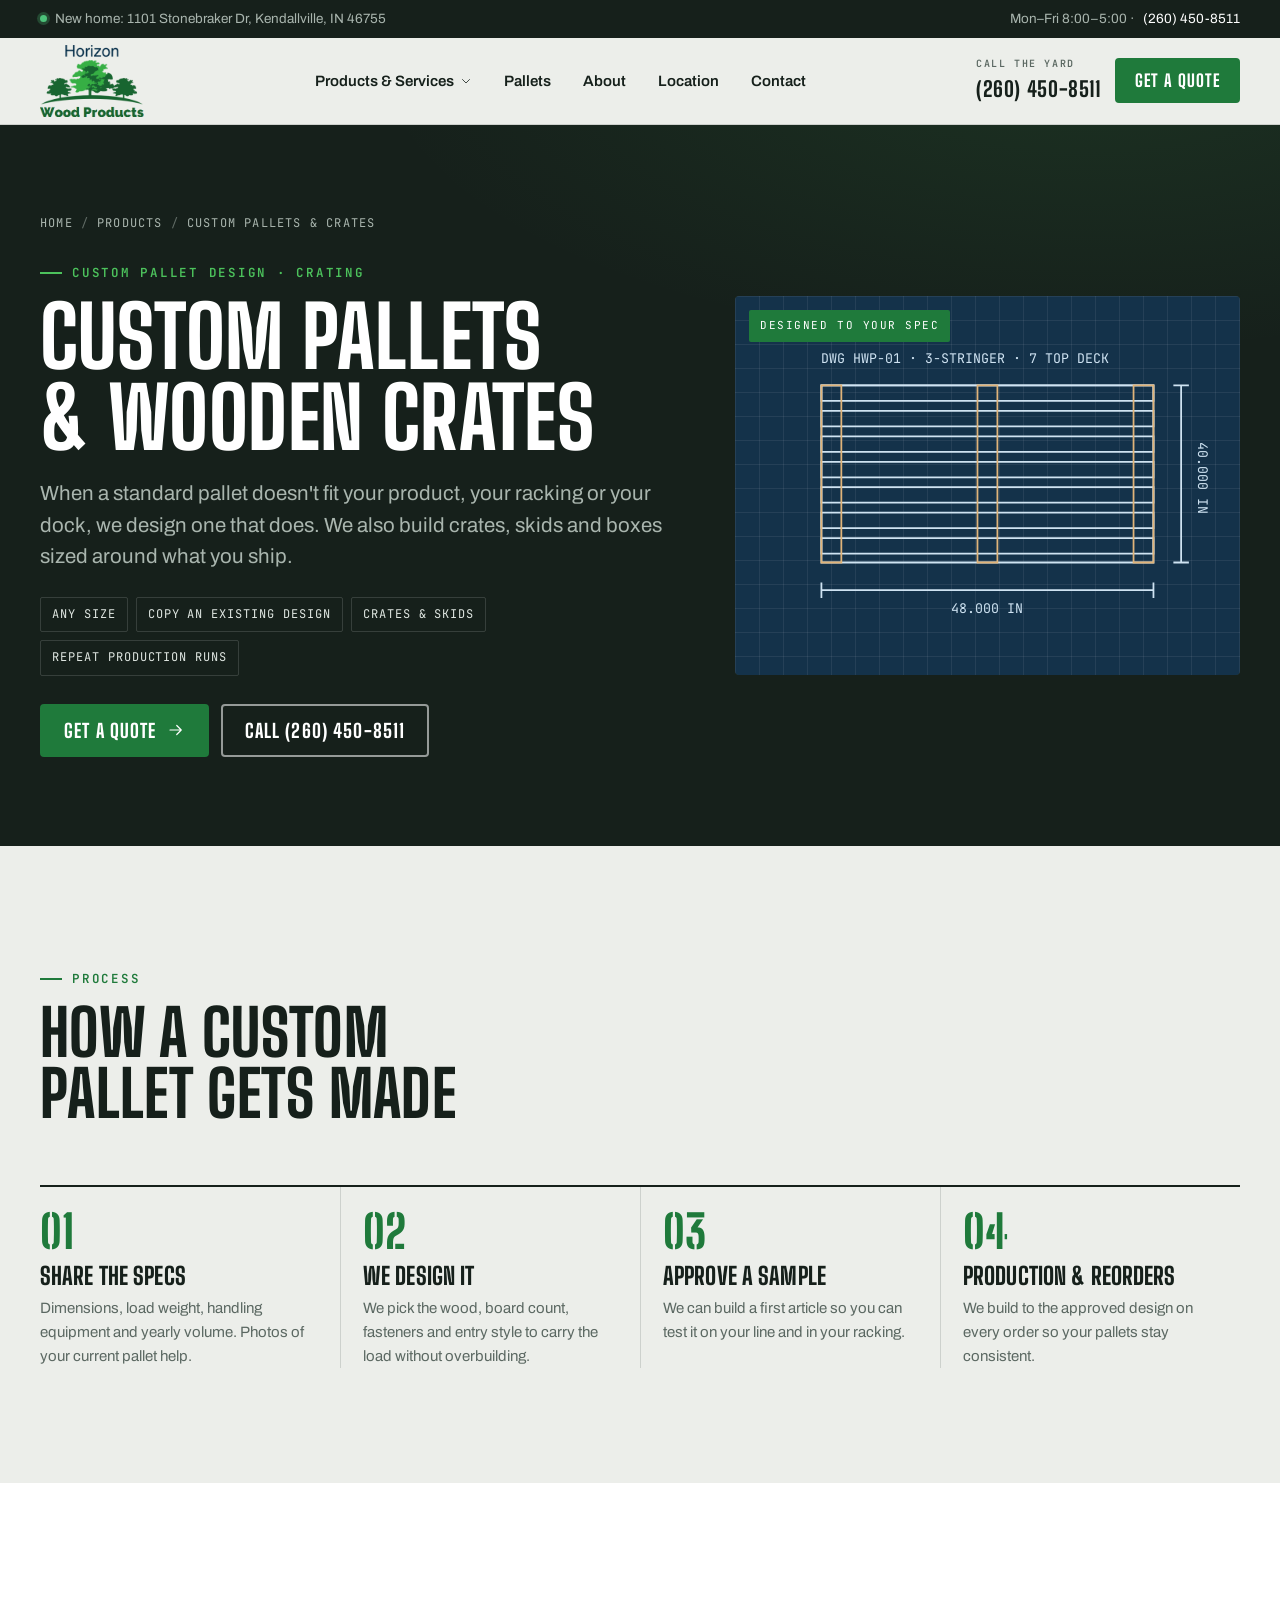
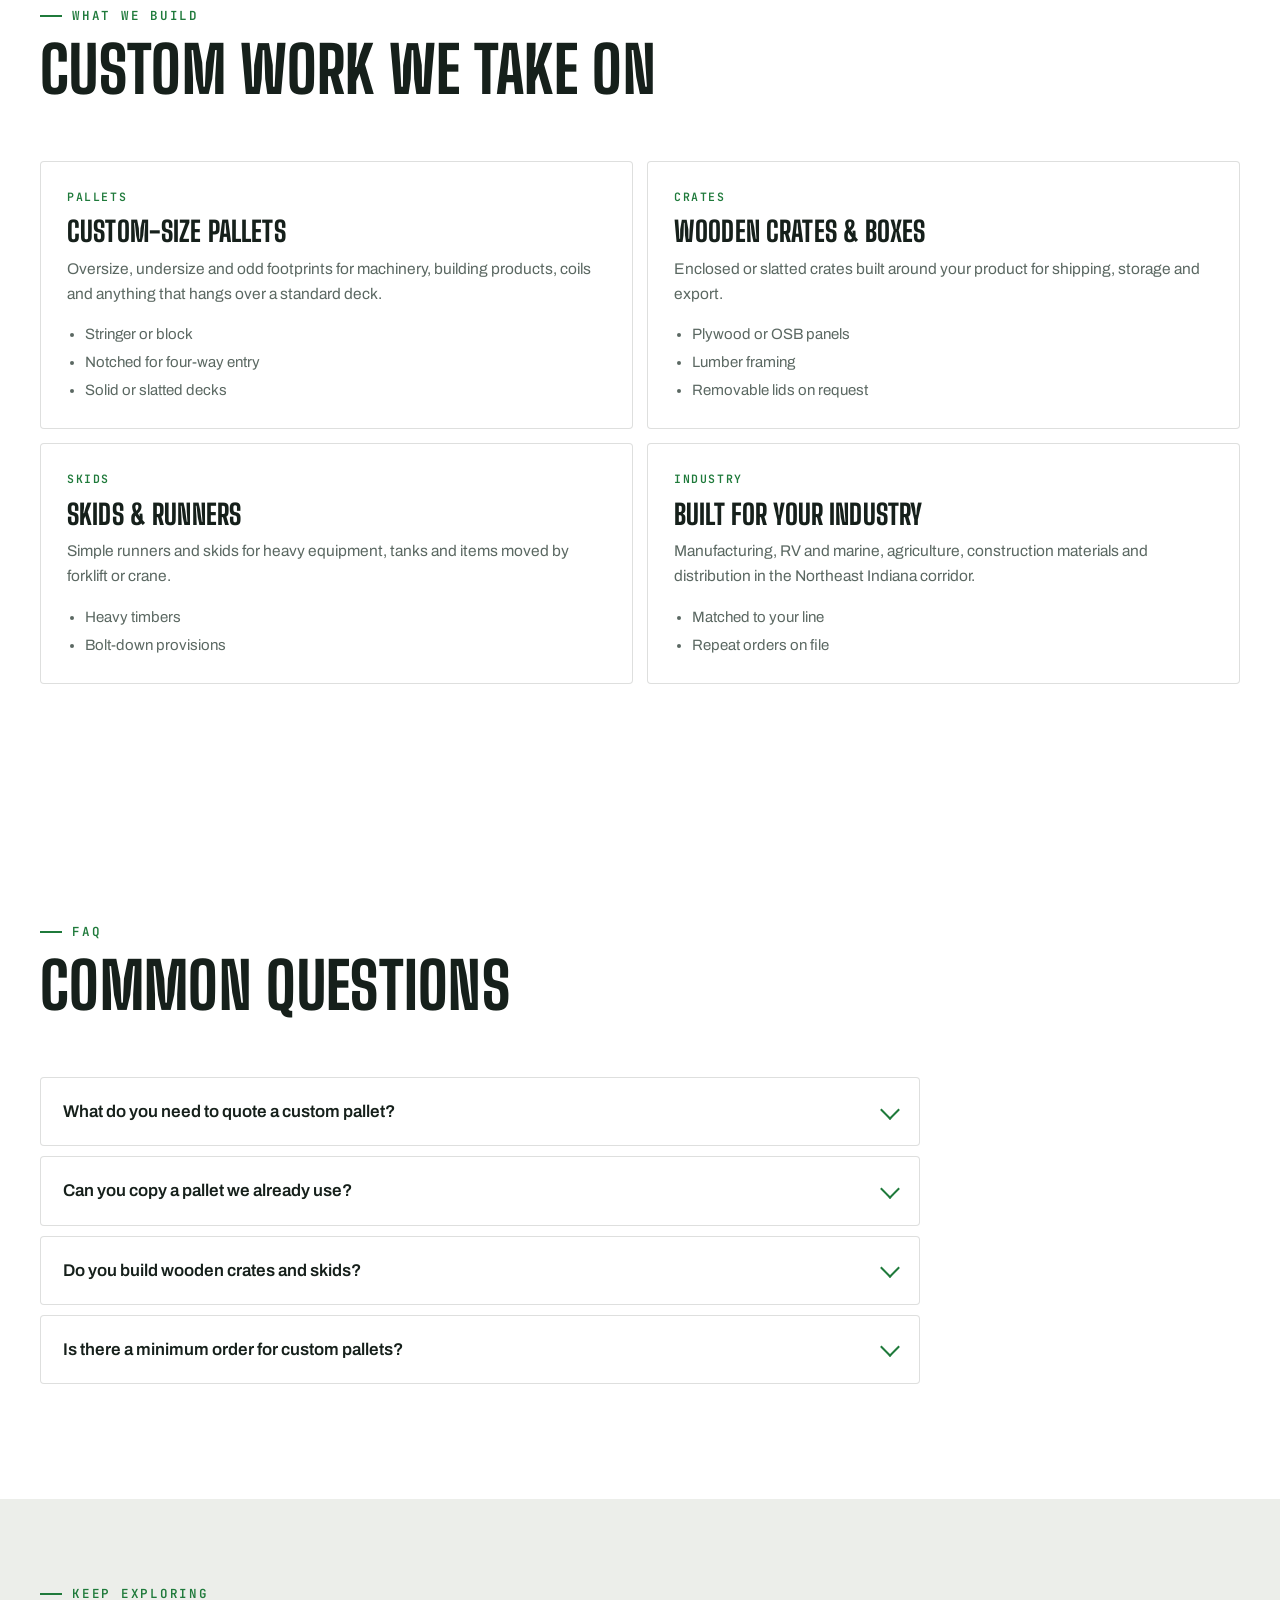
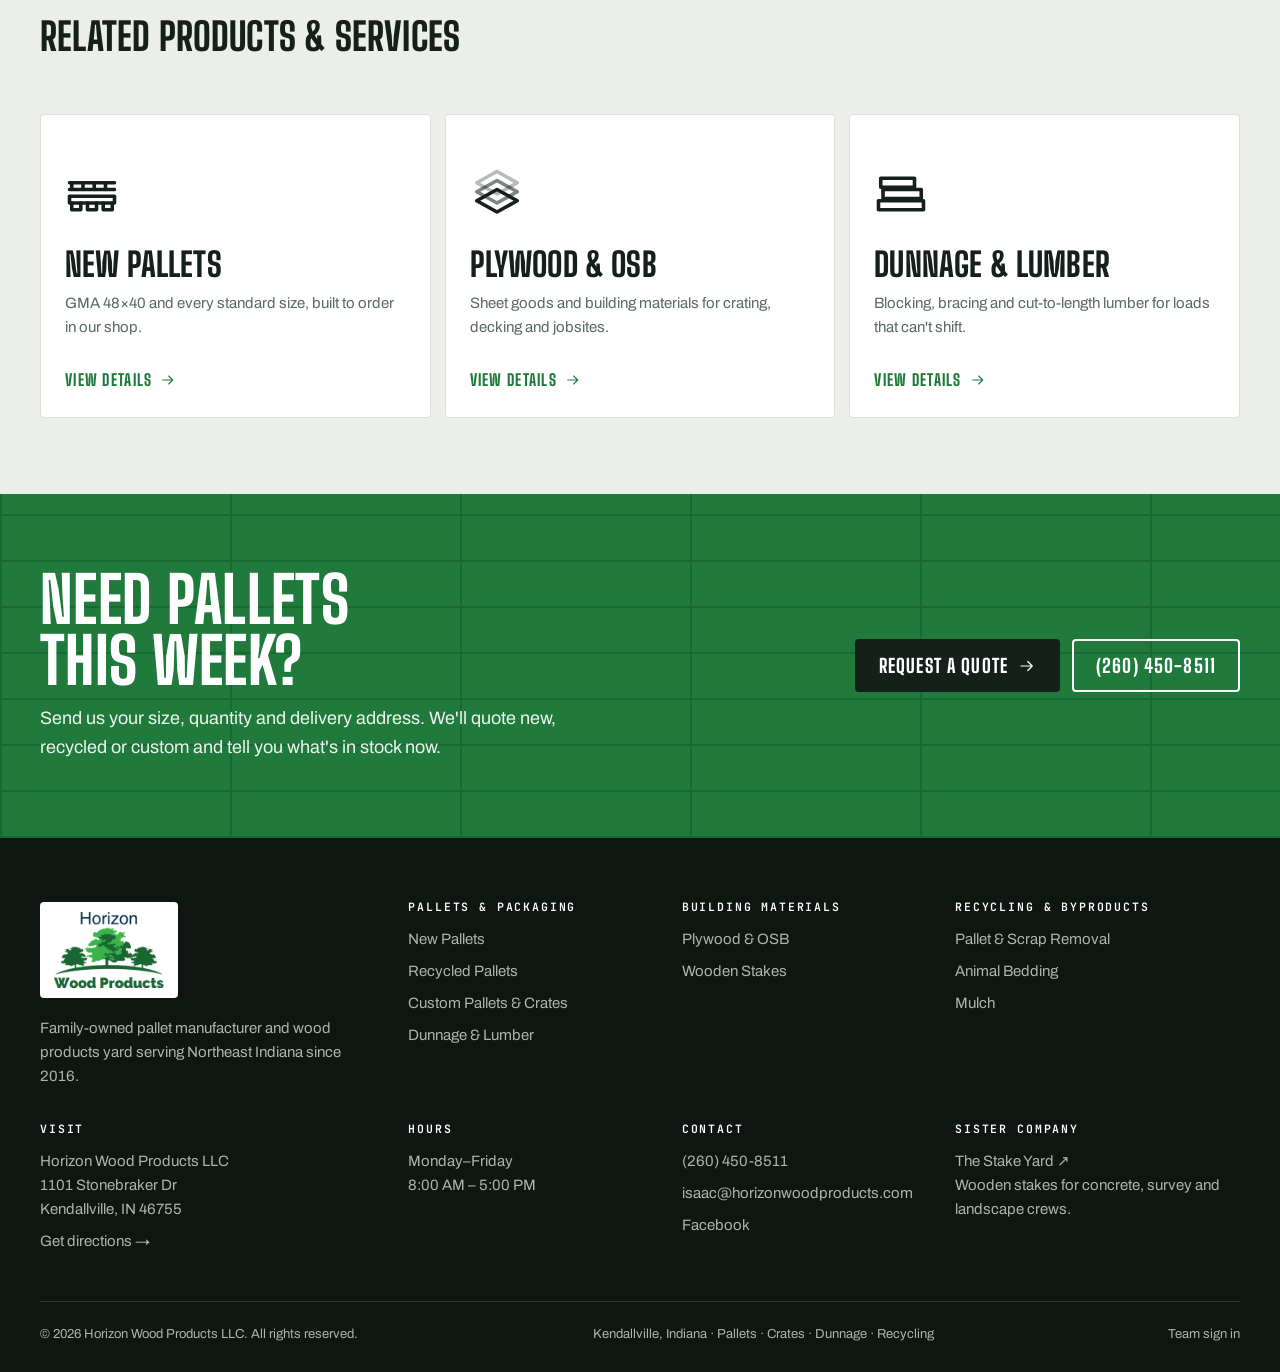
<file: custom-pallets-crates.html>
<!doctype html>
<html lang="en-US">
<head>
<meta charset="utf-8">
<meta name="viewport" content="width=device-width, initial-scale=1, viewport-fit=cover">
<title>Custom Pallets &amp; Wooden Crates | Horizon Wood Products</title>
<meta name="claude:viewport-fit-sides" content="cover">
<meta name="description" content="Custom pallet design and wooden crates built in Kendallville, IN. Any size, matched to your load, racking and equipment, with repeat production runs.">
<link rel="canonical" href="https://horizonwoodproducts.com/custom-pallets-crates.html">
<meta name="robots" content="index, follow, max-image-preview:large">
<meta name="theme-color" content="#16201b">
<meta name="geo.region" content="US-IN">
<meta name="geo.placename" content="Kendallville, Indiana">
<meta property="og:type" content="website">
<meta property="og:site_name" content="Horizon Wood Products">
<meta property="og:title" content="Custom Pallets &amp; Wooden Crates | Horizon Wood Products">
<meta property="og:description" content="Custom pallet design and wooden crates built in Kendallville, IN. Any size, matched to your load, racking and equipment, with repeat production runs.">
<meta property="og:url" content="https://horizonwoodproducts.com/custom-pallets-crates.html">
<meta property="og:image" content="https://horizonwoodproducts.com/assets/img/og-horizon.jpg">
<meta property="og:image:width" content="1200">
<meta property="og:image:height" content="630">
<meta property="og:locale" content="en_US">
<meta name="twitter:card" content="summary_large_image">
<meta name="twitter:title" content="Custom Pallets &amp; Wooden Crates | Horizon Wood Products">
<meta name="twitter:description" content="Custom pallet design and wooden crates built in Kendallville, IN. Any size, matched to your load, racking and equipment, with repeat production runs.">
<meta name="twitter:image" content="https://horizonwoodproducts.com/assets/img/og-horizon.jpg">
<link rel="icon" href="assets/img/favicon.png" type="image/png">
<link rel="apple-touch-icon" href="assets/img/apple-touch-icon.png">
<link rel="preconnect" href="https://fonts.googleapis.com">
<link rel="preconnect" href="https://fonts.gstatic.com" crossorigin>
<link rel="stylesheet" href="https://fonts.googleapis.com/css2?family=Archivo:wght@400;500;600;700&family=Big+Shoulders+Display:wght@700;800;900&family=Big+Shoulders+Stencil+Display:wght@800&family=JetBrains+Mono:wght@500;600&display=swap">

<link rel="stylesheet" href="assets/css/styles.css">
<script type="application/ld+json">{"@context": "https://schema.org", "@type": "LocalBusiness", "@id": "https://horizonwoodproducts.com/#business", "name": "Horizon Wood Products LLC", "alternateName": "Horizon Wood Products", "url": "https://horizonwoodproducts.com/", "logo": "https://horizonwoodproducts.com/assets/img/logo.png", "image": "https://horizonwoodproducts.com/assets/img/og-horizon.jpg", "telephone": "+12604508511", "email": "isaac@horizonwoodproducts.com", "priceRange": "$$", "address": {"@type": "PostalAddress", "streetAddress": "1101 Stonebraker Dr", "addressLocality": "Kendallville", "addressRegion": "IN", "postalCode": "46755", "addressCountry": "US"}, "openingHoursSpecification": [{"@type": "OpeningHoursSpecification", "dayOfWeek": ["Monday", "Tuesday", "Wednesday", "Thursday", "Friday"], "opens": "08:00", "closes": "17:00"}], "sameAs": ["https://www.facebook.com/profile.php?id=100089340871191"]}</script>
<script type="application/ld+json">{"@context": "https://schema.org", "@type": "Service", "name": "Custom Pallets & Crates", "serviceType": "Custom pallet design and crating", "description": "Custom pallet design and wooden crates built in Kendallville, IN. Any size, matched to your load, racking and equipment, with repeat production runs.", "url": "https://horizonwoodproducts.com/custom-pallets-crates.html", "provider": {"@id": "https://horizonwoodproducts.com/#business"}, "areaServed": {"@type": "GeoCircle", "geoMidpoint": {"@type": "GeoCoordinates", "postalCode": "46755", "addressCountry": "US"}, "geoRadius": "160934"}}</script>
<script type="application/ld+json">{"@context": "https://schema.org", "@type": "BreadcrumbList", "itemListElement": [{"@type": "ListItem", "position": 1, "name": "Home", "item": "https://horizonwoodproducts.com/"}, {"@type": "ListItem", "position": 2, "name": "Products", "item": "https://horizonwoodproducts.com/"}, {"@type": "ListItem", "position": 3, "name": "Custom Pallets &amp; Crates", "item": "https://horizonwoodproducts.com/custom-pallets-crates.html"}]}</script>
<script type="application/ld+json">{"@context": "https://schema.org", "@type": "FAQPage", "mainEntity": [{"@type": "Question", "name": "What do you need to quote a custom pallet?", "acceptedAnswer": {"@type": "Answer", "text": "Overall dimensions, the weight of the load, how it will be handled (forklift, pallet jack, racking, conveyor), annual quantity, and a drawing or photo of the current pallet if you have one."}}, {"@type": "Question", "name": "Can you copy a pallet we already use?", "acceptedAnswer": {"@type": "Answer", "text": "Yes. Send us one or a few photos with measurements, or drop a sample at our yard, and we'll build to match."}}, {"@type": "Question", "name": "Do you build wooden crates and skids?", "acceptedAnswer": {"@type": "Answer", "text": "Yes. We build crates, skids and boxes sized around your product, with plywood or OSB panels and lumber framing."}}, {"@type": "Question", "name": "Is there a minimum order for custom pallets?", "acceptedAnswer": {"@type": "Answer", "text": "Custom work is priced on quantity. Call us with your volume and we'll tell you what makes sense."}}]}</script>
</head>
<body>
<a class="skip" href="#main">Skip to content</a>
<div class="topbar"><div class="wrap">
  <span><i class="dot" aria-hidden="true"></i>New home: 1101 Stonebraker Dr, Kendallville, IN 46755</span>
  <span>Mon–Fri 8:00–5:00 · <a href="tel:+12604508511">(260) 450-8511</a></span>
</div></div>
<header class="site-header">
  <nav class="wrap nav" aria-label="Main">
    <a class="logo" href="index.html" aria-label="Horizon Wood Products home"><img src="assets/img/horizon-logo.png" alt="Horizon Wood Products" width="266" height="184"></a>
    <ul class="menu" id="menu">
      <li class="has-mega"><button type="button" aria-expanded="false" aria-controls="mega">Products &amp; Services <svg class="" viewBox="0 0 24 24" fill="none" stroke="currentColor" stroke-width="1.6" stroke-linecap="round" stroke-linejoin="round" aria-hidden="true"><path d="M5 9l7 7 7-7"/></svg></button><div class="mega" id="mega"><div class="wrap"><div><h3>PALLETS & PACKAGING</h3><ul><li><a href="pallets.html"><strong>New Pallets</strong><span>GMA 48×40 and every standard size, built to order in our shop.</span></a></li><li><a href="recycled-pallets.html"><strong>Recycled Pallets</strong><span>Graded, repaired and ready to ship at a fraction of new cost.</span></a></li><li><a href="custom-pallets-crates.html"><strong>Custom Pallets & Crates</strong><span>Engineered to your load, your racking and your dock.</span></a></li><li><a href="dunnage.html"><strong>Dunnage & Lumber</strong><span>Blocking, bracing and cut-to-length lumber for loads that can't shift.</span></a></li></ul></div><div><h3>BUILDING MATERIALS</h3><ul><li><a href="plywood-osb.html"><strong>Plywood & OSB</strong><span>Sheet goods and building materials for crating, decking and jobsites.</span></a></li><li><a href="wooden-stakes.html"><strong>Wooden Stakes</strong><span>Concrete, survey and landscape stakes through The Stake Yard.</span></a></li></ul></div><div><h3>RECYCLING & BYPRODUCTS</h3><ul><li><a href="pallet-scrap-removal.html"><strong>Pallet & Scrap Removal</strong><span>Free pickup of reusable pallets. Scheduled hauling for wood scrap.</span></a></li><li><a href="animal-bedding.html"><strong>Animal Bedding</strong><span>Bulk ground-wood bedding for barns, stalls and coops.</span></a></li><li><a href="mulch.html"><strong>Mulch</strong><span>Bulk natural wood mulch for landscapers, contractors and homeowners.</span></a></li></ul></div><div class="mega-cta"><div><p class="eyebrow">Not sure what you need?</p></div><h3 class="h-sm">Tell us the load. We'll spec the pallet.</h3><p>Send dimensions, weight and quantity and we'll recommend new, recycled or custom.</p><a class="btn" href="contact.html">Get a quote <svg class="" viewBox="0 0 24 24" fill="none" stroke="currentColor" stroke-width="1.6" stroke-linecap="round" stroke-linejoin="round" aria-hidden="true"><path d="M4 12h15M13 6l6 6-6 6"/></svg></a></div></div></div></li>
      <li><a href="pallets.html">Pallets</a></li>
      <li><a href="index.html#about">About</a></li>
      <li><a href="index.html#location">Location</a></li>
      <li><a href="contact.html">Contact</a></li>
      <li class="menu-mobile-cta"><a class="btn" href="contact.html">Get a quote <svg class="" viewBox="0 0 24 24" fill="none" stroke="currentColor" stroke-width="1.6" stroke-linecap="round" stroke-linejoin="round" aria-hidden="true"><path d="M4 12h15M13 6l6 6-6 6"/></svg></a><a class="btn ghost" href="tel:+12604508511">Call (260) 450-8511</a></li>
    </ul>
    <div class="nav-cta">
      <a class="nav-phone" href="tel:+12604508511"><small>CALL THE YARD</small>(260) 450-8511</a>
      <a class="btn" href="contact.html">Get a quote</a>
      <button class="burger" type="button" aria-label="Open menu" aria-expanded="false" aria-controls="menu"><span></span></button>
    </div>
  </nav>
</header>
<main id="main">
<section class="phero on-dark"><div class="grain"></div><div class="wrap">
  <div>
    <ol class="crumbs" aria-label="Breadcrumb"><li><a href="index.html">Home</a></li><li><a href="index.html#products">Products</a></li><li aria-current="page">Custom Pallets &amp; Crates</li></ol>
    <p class="eyebrow">Custom pallet design · Crating</p>
    <h1>Custom pallets &amp; wooden crates</h1>
    <p class="lead">When a standard pallet doesn't fit your product, your racking or your dock, we design one that does. We also build crates, skids and boxes sized around what you ship.</p>
    <ul class="quickfacts"><li>Any size</li><li>Copy an existing design</li><li>Crates &amp; skids</li><li>Repeat production runs</li></ul>
    <div class="btn-row"><a class="btn" href="contact.html#custom-pallets-crates">Get a quote <svg class="" viewBox="0 0 24 24" fill="none" stroke="currentColor" stroke-width="1.6" stroke-linecap="round" stroke-linejoin="round" aria-hidden="true"><path d="M4 12h15M13 6l6 6-6 6"/></svg></a><a class="btn ghost" href="tel:+12604508511">Call (260) 450-8511</a></div>
  </div>
  <figure class="phero-media" style="margin:0"><div class="blueprint" style="height:100%;display:grid;place-items:center">
<svg viewBox="0 0 420 300" role="img" aria-label="Blueprint drawing of a custom pallet with dimension lines">
 <g fill="none" stroke="#cfe3f2" stroke-width="1.6">
  <rect class="draw" x="60" y="60" width="300" height="160"/>
  <rect class="draw" x="60" y="60" width="300" height="14" style="animation-delay:0.2s"/><rect class="draw" x="60" y="83" width="300" height="14" style="animation-delay:0.32s"/><rect class="draw" x="60" y="106" width="300" height="14" style="animation-delay:0.44s"/><rect class="draw" x="60" y="129" width="300" height="14" style="animation-delay:0.56s"/><rect class="draw" x="60" y="152" width="300" height="14" style="animation-delay:0.6799999999999999s"/><rect class="draw" x="60" y="175" width="300" height="14" style="animation-delay:0.8s"/><rect class="draw" x="60" y="198" width="300" height="14" style="animation-delay:0.9199999999999999s"/>
  <rect class="draw" x="60" y="60" width="18" height="160" style="animation-delay:1.1s" stroke="#e0b47a"/>
  <rect class="draw" x="201" y="60" width="18" height="160" style="animation-delay:1.2s" stroke="#e0b47a"/>
  <rect class="draw" x="342" y="60" width="18" height="160" style="animation-delay:1.3s" stroke="#e0b47a"/>
  <path class="draw" d="M60 245h300M60 238v14M360 238v14" style="animation-delay:1.5s"/>
  <path class="draw" d="M385 60v160M378 60h14M378 220h14" style="animation-delay:1.6s"/>
 </g>
 <g fill="#cfe3f2" font-family="JetBrains Mono, monospace" font-size="12">
  <text x="210" y="266" text-anchor="middle">48.000 IN</text>
  <text x="400" y="144" transform="rotate(90 400 144)" text-anchor="middle">40.000 IN</text>
  <text x="60" y="40">DWG HWP-01 · 3-STRINGER · 7 TOP DECK</text>
 </g>
</svg></div><span class="tag">Designed to your spec</span></figure>
</div></section>
<section class="section " aria-labelledby="h-155541"><div class="wrap">
  <div class="sec-head"><div><p class="eyebrow">Process</p><h2 id="h-155541" class="h-lg">How a custom pallet gets made</h2></div></div>
  <ol class="steps" style="--cols:4"><li data-reveal="0"><b>01</b><h3>Share the specs</h3><p>Dimensions, load weight, handling equipment and yearly volume. Photos of your current pallet help.</p></li><li data-reveal="1"><b>02</b><h3>We design it</h3><p>We pick the wood, board count, fasteners and entry style to carry the load without overbuilding.</p></li><li data-reveal="2"><b>03</b><h3>Approve a sample</h3><p>We can build a first article so you can test it on your line and in your racking.</p></li><li data-reveal="3"><b>04</b><h3>Production &amp; reorders</h3><p>We build to the approved design on every order so your pallets stay consistent.</p></li></ol>
</div></section>
<section class="section white" aria-labelledby="h-648572"><div class="wrap">
  <div class="sec-head"><div><p class="eyebrow">What we build</p><h2 id="h-648572" class="h-lg">Custom work we take on</h2></div></div>
  <div class="offer" style="--cols:2"><article data-reveal="0"><span class="k">Pallets</span><h3>Custom-size pallets</h3><p>Oversize, undersize and odd footprints for machinery, building products, coils and anything that hangs over a standard deck.</p><ul><li>Stringer or block</li><li>Notched for four-way entry</li><li>Solid or slatted decks</li></ul></article><article data-reveal="1"><span class="k">Crates</span><h3>Wooden crates &amp; boxes</h3><p>Enclosed or slatted crates built around your product for shipping, storage and export.</p><ul><li>Plywood or OSB panels</li><li>Lumber framing</li><li>Removable lids on request</li></ul></article><article data-reveal="2"><span class="k">Skids</span><h3>Skids &amp; runners</h3><p>Simple runners and skids for heavy equipment, tanks and items moved by forklift or crane.</p><ul><li>Heavy timbers</li><li>Bolt-down provisions</li></ul></article><article data-reveal="3"><span class="k">Industry</span><h3>Built for your industry</h3><p>Manufacturing, RV and marine, agriculture, construction materials and distribution in the Northeast Indiana corridor.</p><ul><li>Matched to your line</li><li>Repeat orders on file</li></ul></article></div>
</div></section>
<section class="section white" aria-labelledby="faq-h"><div class="wrap">
  <div class="sec-head"><div><p class="eyebrow">FAQ</p><h2 id="faq-h" class="h-lg">Common questions</h2></div></div>
  <div class="faq" data-reveal><details><summary>What do you need to quote a custom pallet?</summary><div class="ans"><p>Overall dimensions, the weight of the load, how it will be handled (forklift, pallet jack, racking, conveyor), annual quantity, and a drawing or photo of the current pallet if you have one.</p></div></details><details><summary>Can you copy a pallet we already use?</summary><div class="ans"><p>Yes. Send us one or a few photos with measurements, or drop a sample at our yard, and we'll build to match.</p></div></details><details><summary>Do you build wooden crates and skids?</summary><div class="ans"><p>Yes. We build crates, skids and boxes sized around your product, with plywood or OSB panels and lumber framing.</p></div></details><details><summary>Is there a minimum order for custom pallets?</summary><div class="ans"><p>Custom work is priced on quantity. Call us with your volume and we'll tell you what makes sense.</p></div></details></div>
</div></section>
<section class="section tight" aria-labelledby="rel-h"><div class="wrap">
  <div class="sec-head"><div><p class="eyebrow">Keep exploring</p><h2 id="rel-h" class="h-md">Related products &amp; services</h2></div></div>
  <div class="related"><a class="card " href="pallets.html" data-reveal="0"><div class="num"><span></span></div><svg class="icon" viewBox="0 0 24 24" fill="none" stroke="currentColor" stroke-width="1.6" stroke-linecap="round" stroke-linejoin="round" aria-hidden="true"><path d="M2 7h20M2 10h20"/><path d="M3 7v3M8 7v3M13 7v3M18 7v3"/><rect x="2" y="13" width="20" height="3"/><path d="M3 16v3h4v-3M10 16v3h4v-3M17 16v3h4v-3"/></svg><div><h3>New Pallets</h3><p>GMA 48×40 and every standard size, built to order in our shop.</p></div><span class="go">View details <svg class="" viewBox="0 0 24 24" fill="none" stroke="currentColor" stroke-width="1.6" stroke-linecap="round" stroke-linejoin="round" aria-hidden="true"><path d="M4 12h15M13 6l6 6-6 6"/></svg></span></a><a class="card " href="plywood-osb.html" data-reveal="0"><div class="num"><span></span></div><svg class="icon" viewBox="0 0 24 24" fill="none" stroke="currentColor" stroke-width="1.6" stroke-linecap="round" stroke-linejoin="round" aria-hidden="true"><path d="M3 15l9 5 9-5-9-5z"/><path d="M3 11l9 5 9-5-9-5z" opacity=".55"/><path d="M3 7l9 5 9-5-9-5z" opacity=".3"/></svg><div><h3>Plywood & OSB</h3><p>Sheet goods and building materials for crating, decking and jobsites.</p></div><span class="go">View details <svg class="" viewBox="0 0 24 24" fill="none" stroke="currentColor" stroke-width="1.6" stroke-linecap="round" stroke-linejoin="round" aria-hidden="true"><path d="M4 12h15M13 6l6 6-6 6"/></svg></span></a><a class="card " href="dunnage.html" data-reveal="0"><div class="num"><span></span></div><svg class="icon" viewBox="0 0 24 24" fill="none" stroke="currentColor" stroke-width="1.6" stroke-linecap="round" stroke-linejoin="round" aria-hidden="true"><rect x="2" y="15" width="20" height="4"/><rect x="4" y="10" width="17" height="4"/><rect x="3" y="5" width="15" height="4"/></svg><div><h3>Dunnage & Lumber</h3><p>Blocking, bracing and cut-to-length lumber for loads that can't shift.</p></div><span class="go">View details <svg class="" viewBox="0 0 24 24" fill="none" stroke="currentColor" stroke-width="1.6" stroke-linecap="round" stroke-linejoin="round" aria-hidden="true"><path d="M4 12h15M13 6l6 6-6 6"/></svg></span></a></div>
</div></section>
<section class="cta-band" aria-label="Request a quote"><div class="wrap">
  <div><h2>Need pallets this week?</h2><p>Send us your size, quantity and delivery address. We'll quote new, recycled or custom and tell you what's in stock now.</p></div>
  <div class="btn-row"><a class="btn" href="contact.html#custom-pallets-crates">Request a quote <svg class="" viewBox="0 0 24 24" fill="none" stroke="currentColor" stroke-width="1.6" stroke-linecap="round" stroke-linejoin="round" aria-hidden="true"><path d="M4 12h15M13 6l6 6-6 6"/></svg></a><a class="btn ghost" href="tel:+12604508511">(260) 450-8511</a></div>
</div></section>
</main>
<footer class="site-footer">
  <div class="wrap">
    <div class="foot-grid">
      <div>
        <a class="logo" href="index.html" aria-label="Horizon Wood Products home"><img src="assets/img/horizon-logo.png" alt="Horizon Wood Products" width="266" height="184"></a>
        <p style="max-width:34ch">Family-owned pallet manufacturer and wood products yard serving Northeast Indiana since 2016.</p>
      </div>
      <div><h3>PALLETS & PACKAGING</h3><ul><li><a href="pallets.html">New Pallets</a></li><li><a href="recycled-pallets.html">Recycled Pallets</a></li><li><a href="custom-pallets-crates.html">Custom Pallets & Crates</a></li><li><a href="dunnage.html">Dunnage & Lumber</a></li></ul></div><div><h3>BUILDING MATERIALS</h3><ul><li><a href="plywood-osb.html">Plywood & OSB</a></li><li><a href="wooden-stakes.html">Wooden Stakes</a></li></ul></div><div><h3>RECYCLING & BYPRODUCTS</h3><ul><li><a href="pallet-scrap-removal.html">Pallet & Scrap Removal</a></li><li><a href="animal-bedding.html">Animal Bedding</a></li><li><a href="mulch.html">Mulch</a></li></ul></div>
    </div>
    <div class="foot-grid" style="margin-top:36px">
      <div><h3>VISIT</h3><address style="font-style:normal">Horizon Wood Products LLC<br>1101 Stonebraker Dr<br>Kendallville, IN 46755</address><p style="margin-top:8px"><a href="https://www.google.com/maps/dir/?api=1&destination=1101+Stonebraker+Dr+Kendallville+IN+46755" rel="noopener" target="_blank">Get directions →</a></p></div>
      <div><h3>HOURS</h3><p>Monday–Friday<br>8:00 AM – 5:00 PM</p></div>
      <div><h3>CONTACT</h3><ul><li><a href="tel:+12604508511">(260) 450-8511</a></li><li><a href="mailto:isaac@horizonwoodproducts.com">isaac@horizonwoodproducts.com</a></li><li><a href="https://www.facebook.com/profile.php?id=100089340871191" rel="noopener" target="_blank">Facebook</a></li></ul></div>
      <div><h3>SISTER COMPANY</h3><p><a href="https://thestakeyard.com/" rel="noopener" target="_blank">The Stake Yard ↗</a><br>Wooden stakes for concrete, survey and landscape crews.</p></div>
    </div>
    <div class="foot-base"><span>© <span data-year>2026</span> Horizon Wood Products LLC. All rights reserved.</span><span>Kendallville, Indiana · Pallets · Crates · Dunnage · Recycling</span><a href="https://hwp-hq.web.app" rel="nofollow">Team sign in</a></div>
  </div>
</footer>
<script src="assets/js/main.js" defer></script>
</body>
</html>
</file>
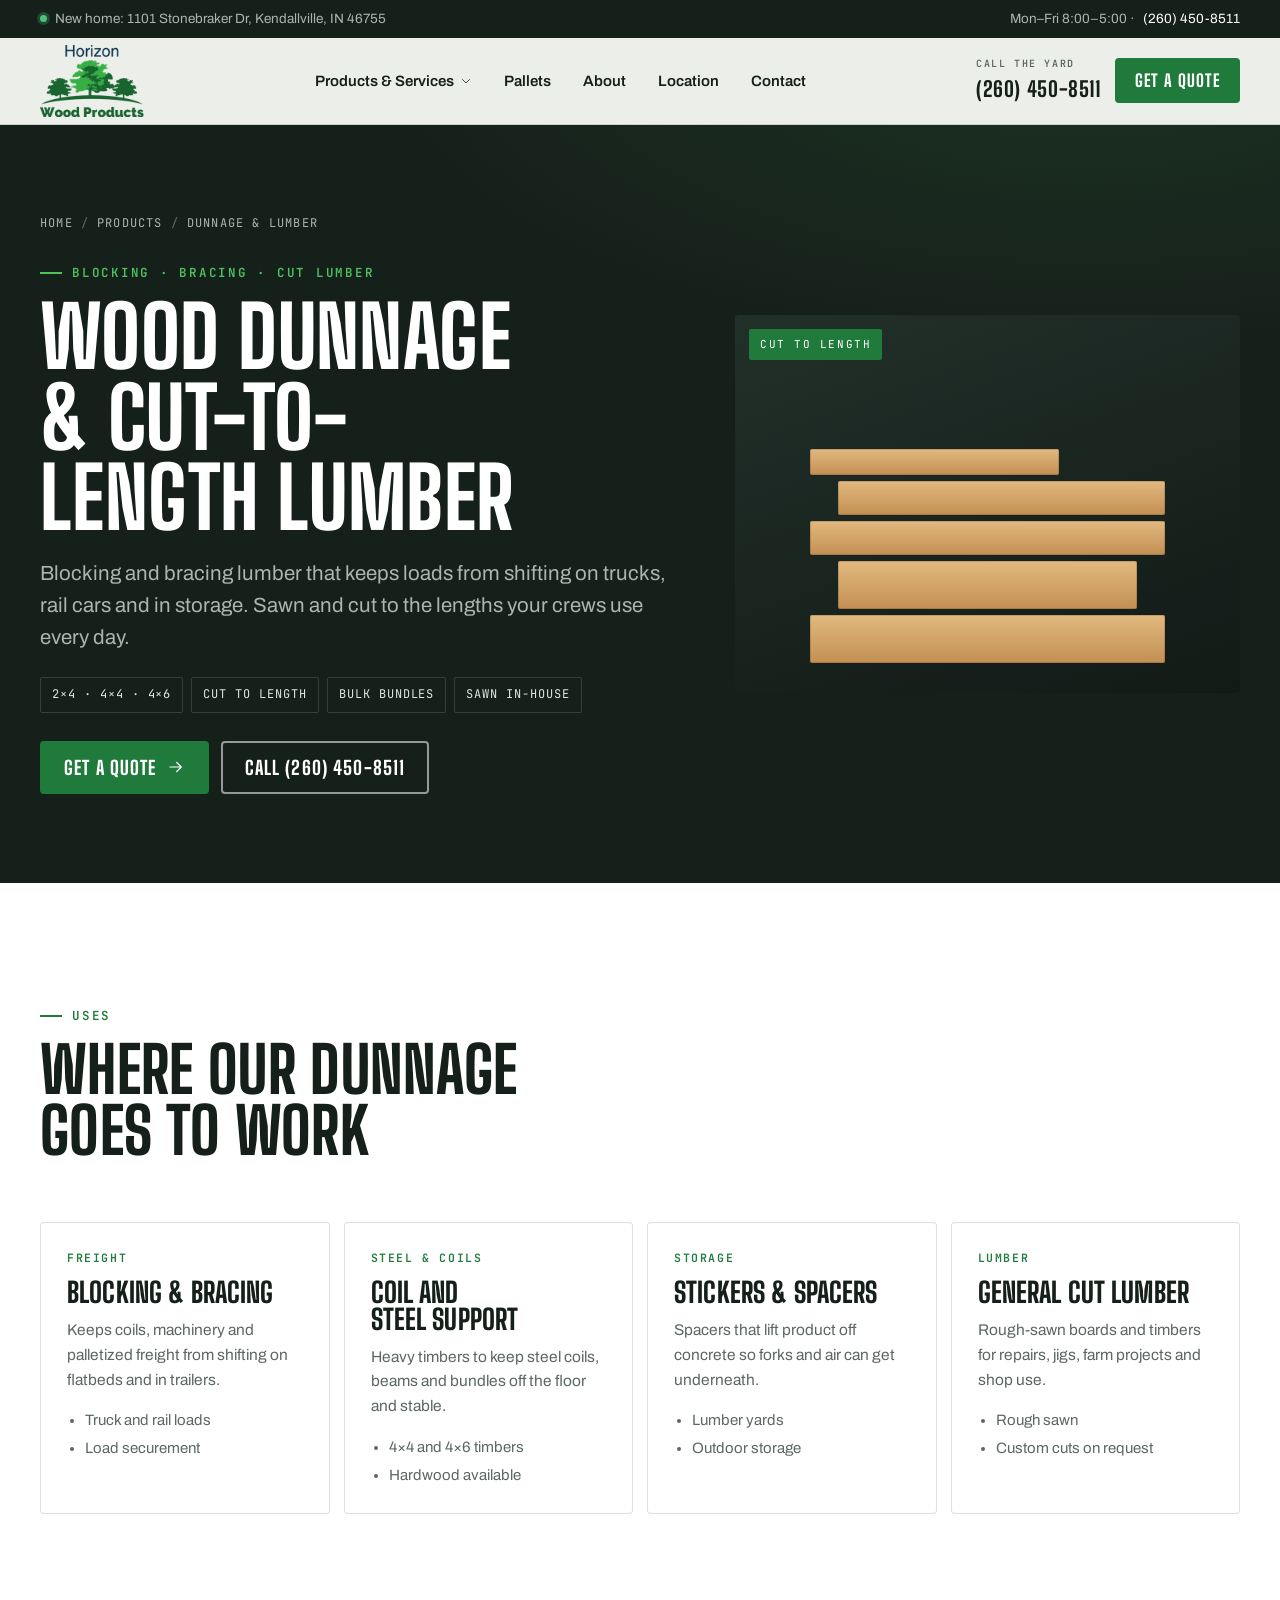
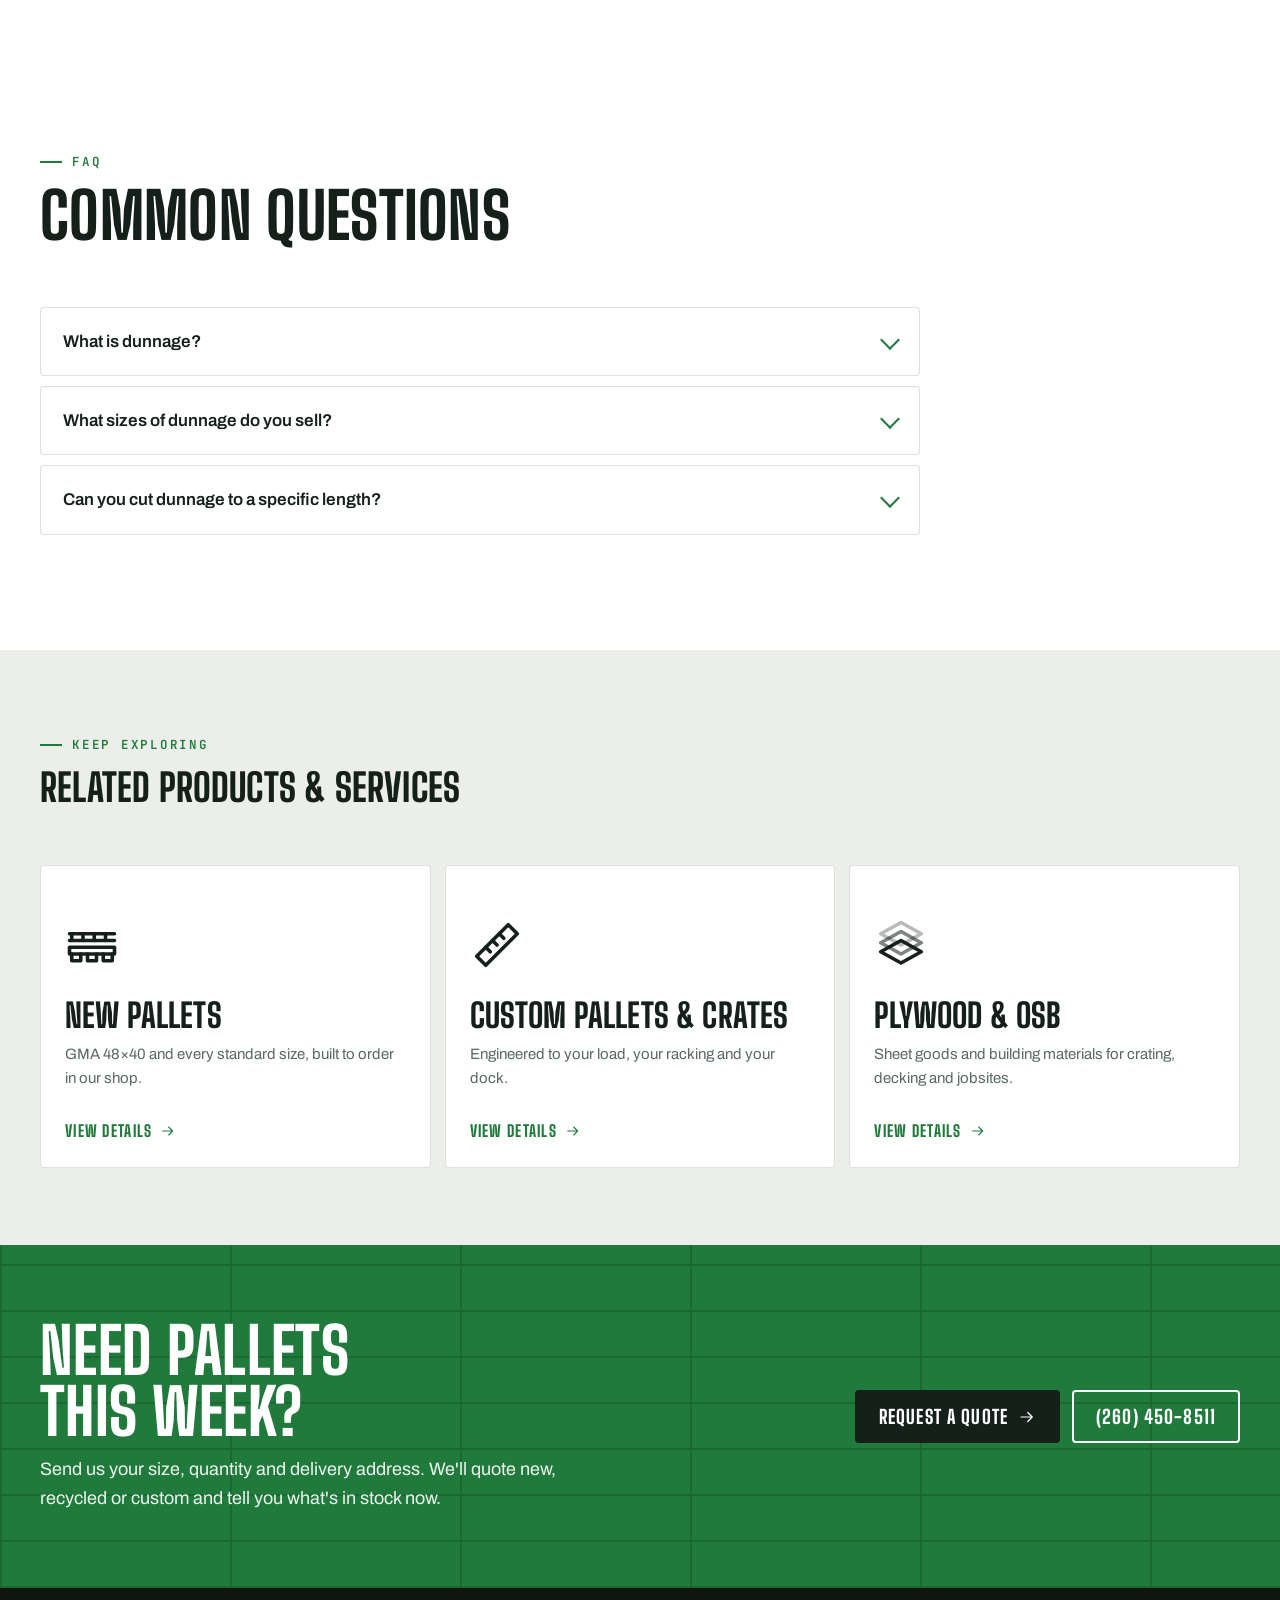
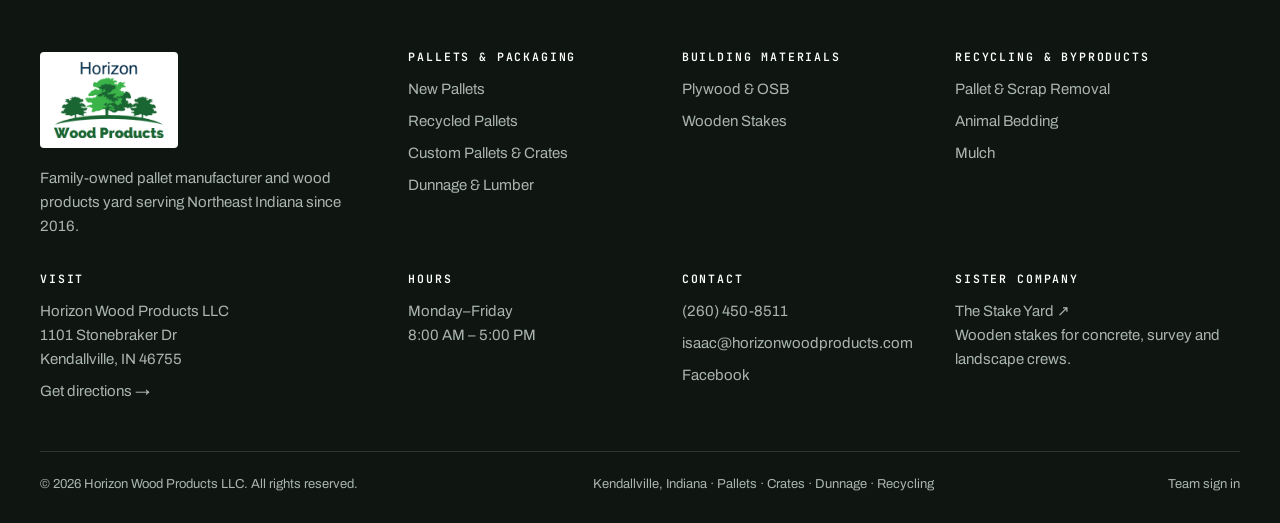
<file: dunnage.html>
<!doctype html>
<html lang="en-US">
<head>
<meta charset="utf-8">
<meta name="viewport" content="width=device-width, initial-scale=1, viewport-fit=cover">
<title>Wood Dunnage &amp; Cut Lumber | Horizon Wood Products</title>
<meta name="claude:viewport-fit-sides" content="cover">
<meta name="description" content="Wood dunnage and cut-to-length lumber from Kendallville, IN. 2×4, 4×4 and 4×6 blocking and bracing for trucking, steel and manufacturing.">
<link rel="canonical" href="https://horizonwoodproducts.com/dunnage.html">
<meta name="robots" content="index, follow, max-image-preview:large">
<meta name="theme-color" content="#16201b">
<meta name="geo.region" content="US-IN">
<meta name="geo.placename" content="Kendallville, Indiana">
<meta property="og:type" content="website">
<meta property="og:site_name" content="Horizon Wood Products">
<meta property="og:title" content="Wood Dunnage &amp; Cut Lumber | Horizon Wood Products">
<meta property="og:description" content="Wood dunnage and cut-to-length lumber from Kendallville, IN. 2×4, 4×4 and 4×6 blocking and bracing for trucking, steel and manufacturing.">
<meta property="og:url" content="https://horizonwoodproducts.com/dunnage.html">
<meta property="og:image" content="https://horizonwoodproducts.com/assets/img/og-horizon.jpg">
<meta property="og:image:width" content="1200">
<meta property="og:image:height" content="630">
<meta property="og:locale" content="en_US">
<meta name="twitter:card" content="summary_large_image">
<meta name="twitter:title" content="Wood Dunnage &amp; Cut Lumber | Horizon Wood Products">
<meta name="twitter:description" content="Wood dunnage and cut-to-length lumber from Kendallville, IN. 2×4, 4×4 and 4×6 blocking and bracing for trucking, steel and manufacturing.">
<meta name="twitter:image" content="https://horizonwoodproducts.com/assets/img/og-horizon.jpg">
<link rel="icon" href="assets/img/favicon.png" type="image/png">
<link rel="apple-touch-icon" href="assets/img/apple-touch-icon.png">
<link rel="preconnect" href="https://fonts.googleapis.com">
<link rel="preconnect" href="https://fonts.gstatic.com" crossorigin>
<link rel="stylesheet" href="https://fonts.googleapis.com/css2?family=Archivo:wght@400;500;600;700&family=Big+Shoulders+Display:wght@700;800;900&family=Big+Shoulders+Stencil+Display:wght@800&family=JetBrains+Mono:wght@500;600&display=swap">

<link rel="stylesheet" href="assets/css/styles.css">
<script type="application/ld+json">{"@context": "https://schema.org", "@type": "LocalBusiness", "@id": "https://horizonwoodproducts.com/#business", "name": "Horizon Wood Products LLC", "alternateName": "Horizon Wood Products", "url": "https://horizonwoodproducts.com/", "logo": "https://horizonwoodproducts.com/assets/img/logo.png", "image": "https://horizonwoodproducts.com/assets/img/og-horizon.jpg", "telephone": "+12604508511", "email": "isaac@horizonwoodproducts.com", "priceRange": "$$", "address": {"@type": "PostalAddress", "streetAddress": "1101 Stonebraker Dr", "addressLocality": "Kendallville", "addressRegion": "IN", "postalCode": "46755", "addressCountry": "US"}, "openingHoursSpecification": [{"@type": "OpeningHoursSpecification", "dayOfWeek": ["Monday", "Tuesday", "Wednesday", "Thursday", "Friday"], "opens": "08:00", "closes": "17:00"}], "sameAs": ["https://www.facebook.com/profile.php?id=100089340871191"]}</script>
<script type="application/ld+json">{"@context": "https://schema.org", "@type": "Service", "name": "Dunnage & Lumber", "serviceType": "Dunnage lumber supply", "description": "Wood dunnage and cut-to-length lumber from Kendallville, IN. 2×4, 4×4 and 4×6 blocking and bracing for trucking, steel and manufacturing.", "url": "https://horizonwoodproducts.com/dunnage.html", "provider": {"@id": "https://horizonwoodproducts.com/#business"}, "areaServed": {"@type": "GeoCircle", "geoMidpoint": {"@type": "GeoCoordinates", "postalCode": "46755", "addressCountry": "US"}, "geoRadius": "160934"}}</script>
<script type="application/ld+json">{"@context": "https://schema.org", "@type": "BreadcrumbList", "itemListElement": [{"@type": "ListItem", "position": 1, "name": "Home", "item": "https://horizonwoodproducts.com/"}, {"@type": "ListItem", "position": 2, "name": "Products", "item": "https://horizonwoodproducts.com/"}, {"@type": "ListItem", "position": 3, "name": "Dunnage &amp; Lumber", "item": "https://horizonwoodproducts.com/dunnage.html"}]}</script>
<script type="application/ld+json">{"@context": "https://schema.org", "@type": "FAQPage", "mainEntity": [{"@type": "Question", "name": "What is dunnage?", "acceptedAnswer": {"@type": "Answer", "text": "Dunnage is the lumber used to block, brace and support cargo so it doesn't shift during shipping. It's also used to lift loads off the floor so forks and straps can get underneath."}}, {"@type": "Question", "name": "What sizes of dunnage do you sell?", "acceptedAnswer": {"@type": "Answer", "text": "Common requests are 2×4, 4×4 and 4×6 cut to length, but we can cut to the dimensions your loads require. Call with your sizes and quantity."}}, {"@type": "Question", "name": "Can you cut dunnage to a specific length?", "acceptedAnswer": {"@type": "Answer", "text": "Yes. Cut-to-length dunnage is one of the most common requests we get from trucking, steel and manufacturing customers."}}]}</script>
</head>
<body>
<a class="skip" href="#main">Skip to content</a>
<div class="topbar"><div class="wrap">
  <span><i class="dot" aria-hidden="true"></i>New home: 1101 Stonebraker Dr, Kendallville, IN 46755</span>
  <span>Mon–Fri 8:00–5:00 · <a href="tel:+12604508511">(260) 450-8511</a></span>
</div></div>
<header class="site-header">
  <nav class="wrap nav" aria-label="Main">
    <a class="logo" href="index.html" aria-label="Horizon Wood Products home"><img src="assets/img/horizon-logo.png" alt="Horizon Wood Products" width="266" height="184"></a>
    <ul class="menu" id="menu">
      <li class="has-mega"><button type="button" aria-expanded="false" aria-controls="mega">Products &amp; Services <svg class="" viewBox="0 0 24 24" fill="none" stroke="currentColor" stroke-width="1.6" stroke-linecap="round" stroke-linejoin="round" aria-hidden="true"><path d="M5 9l7 7 7-7"/></svg></button><div class="mega" id="mega"><div class="wrap"><div><h3>PALLETS & PACKAGING</h3><ul><li><a href="pallets.html"><strong>New Pallets</strong><span>GMA 48×40 and every standard size, built to order in our shop.</span></a></li><li><a href="recycled-pallets.html"><strong>Recycled Pallets</strong><span>Graded, repaired and ready to ship at a fraction of new cost.</span></a></li><li><a href="custom-pallets-crates.html"><strong>Custom Pallets & Crates</strong><span>Engineered to your load, your racking and your dock.</span></a></li><li><a href="dunnage.html"><strong>Dunnage & Lumber</strong><span>Blocking, bracing and cut-to-length lumber for loads that can't shift.</span></a></li></ul></div><div><h3>BUILDING MATERIALS</h3><ul><li><a href="plywood-osb.html"><strong>Plywood & OSB</strong><span>Sheet goods and building materials for crating, decking and jobsites.</span></a></li><li><a href="wooden-stakes.html"><strong>Wooden Stakes</strong><span>Concrete, survey and landscape stakes through The Stake Yard.</span></a></li></ul></div><div><h3>RECYCLING & BYPRODUCTS</h3><ul><li><a href="pallet-scrap-removal.html"><strong>Pallet & Scrap Removal</strong><span>Free pickup of reusable pallets. Scheduled hauling for wood scrap.</span></a></li><li><a href="animal-bedding.html"><strong>Animal Bedding</strong><span>Bulk ground-wood bedding for barns, stalls and coops.</span></a></li><li><a href="mulch.html"><strong>Mulch</strong><span>Bulk natural wood mulch for landscapers, contractors and homeowners.</span></a></li></ul></div><div class="mega-cta"><div><p class="eyebrow">Not sure what you need?</p></div><h3 class="h-sm">Tell us the load. We'll spec the pallet.</h3><p>Send dimensions, weight and quantity and we'll recommend new, recycled or custom.</p><a class="btn" href="contact.html">Get a quote <svg class="" viewBox="0 0 24 24" fill="none" stroke="currentColor" stroke-width="1.6" stroke-linecap="round" stroke-linejoin="round" aria-hidden="true"><path d="M4 12h15M13 6l6 6-6 6"/></svg></a></div></div></div></li>
      <li><a href="pallets.html">Pallets</a></li>
      <li><a href="index.html#about">About</a></li>
      <li><a href="index.html#location">Location</a></li>
      <li><a href="contact.html">Contact</a></li>
      <li class="menu-mobile-cta"><a class="btn" href="contact.html">Get a quote <svg class="" viewBox="0 0 24 24" fill="none" stroke="currentColor" stroke-width="1.6" stroke-linecap="round" stroke-linejoin="round" aria-hidden="true"><path d="M4 12h15M13 6l6 6-6 6"/></svg></a><a class="btn ghost" href="tel:+12604508511">Call (260) 450-8511</a></li>
    </ul>
    <div class="nav-cta">
      <a class="nav-phone" href="tel:+12604508511"><small>CALL THE YARD</small>(260) 450-8511</a>
      <a class="btn" href="contact.html">Get a quote</a>
      <button class="burger" type="button" aria-label="Open menu" aria-expanded="false" aria-controls="menu"><span></span></button>
    </div>
  </nav>
</header>
<main id="main">
<section class="phero on-dark"><div class="grain"></div><div class="wrap">
  <div>
    <ol class="crumbs" aria-label="Breadcrumb"><li><a href="index.html">Home</a></li><li><a href="index.html#products">Products</a></li><li aria-current="page">Dunnage &amp; Lumber</li></ol>
    <p class="eyebrow">Blocking · Bracing · Cut lumber</p>
    <h1>Wood dunnage &amp; cut-to-length lumber</h1>
    <p class="lead">Blocking and bracing lumber that keeps loads from shifting on trucks, rail cars and in storage. Sawn and cut to the lengths your crews use every day.</p>
    <ul class="quickfacts"><li>2×4 · 4×4 · 4×6</li><li>Cut to length</li><li>Bulk bundles</li><li>Sawn in-house</li></ul>
    <div class="btn-row"><a class="btn" href="contact.html#dunnage">Get a quote <svg class="" viewBox="0 0 24 24" fill="none" stroke="currentColor" stroke-width="1.6" stroke-linecap="round" stroke-linejoin="round" aria-hidden="true"><path d="M4 12h15M13 6l6 6-6 6"/></svg></a><a class="btn ghost" href="tel:+12604508511">Call (260) 450-8511</a></div>
  </div>
  <figure class="phero-media" style="margin:0;background:linear-gradient(160deg,#22302a,#121a16);display:flex;align-items:flex-end;justify-content:center;padding:30px"><div style="display:grid;gap:6px;width:80%"><div style="height:26px;width:70%;justify-self:start;background:linear-gradient(180deg,#e2b97f,#c38f52);border-radius:2px;box-shadow:inset 0 0 0 1px rgba(0,0,0,.15);animation:fade .7s 0.1s both"></div><div style="height:34px;width:92%;justify-self:end;background:linear-gradient(180deg,#e2b97f,#c38f52);border-radius:2px;box-shadow:inset 0 0 0 1px rgba(0,0,0,.15);animation:fade .7s 0.2s both"></div><div style="height:34px;width:100%;justify-self:start;background:linear-gradient(180deg,#e2b97f,#c38f52);border-radius:2px;box-shadow:inset 0 0 0 1px rgba(0,0,0,.15);animation:fade .7s 0.3s both"></div><div style="height:48px;width:84%;justify-self:center;background:linear-gradient(180deg,#e2b97f,#c38f52);border-radius:2px;box-shadow:inset 0 0 0 1px rgba(0,0,0,.15);animation:fade .7s 0.4s both"></div><div style="height:48px;width:100%;justify-self:start;background:linear-gradient(180deg,#e2b97f,#c38f52);border-radius:2px;box-shadow:inset 0 0 0 1px rgba(0,0,0,.15);animation:fade .7s 0.5s both"></div></div><span class="tag">Cut to length</span></figure>
</div></section>
<section class="section white" aria-labelledby="h-226503"><div class="wrap">
  <div class="sec-head"><div><p class="eyebrow">Uses</p><h2 id="h-226503" class="h-lg">Where our dunnage goes to work</h2></div></div>
  <div class="offer" style="--cols:4"><article data-reveal="0"><span class="k">Freight</span><h3>Blocking &amp; bracing</h3><p>Keeps coils, machinery and palletized freight from shifting on flatbeds and in trailers.</p><ul><li>Truck and rail loads</li><li>Load securement</li></ul></article><article data-reveal="1"><span class="k">Steel &amp; coils</span><h3>Coil and steel support</h3><p>Heavy timbers to keep steel coils, beams and bundles off the floor and stable.</p><ul><li>4×4 and 4×6 timbers</li><li>Hardwood available</li></ul></article><article data-reveal="2"><span class="k">Storage</span><h3>Stickers &amp; spacers</h3><p>Spacers that lift product off concrete so forks and air can get underneath.</p><ul><li>Lumber yards</li><li>Outdoor storage</li></ul></article><article data-reveal="3"><span class="k">Lumber</span><h3>General cut lumber</h3><p>Rough-sawn boards and timbers for repairs, jigs, farm projects and shop use.</p><ul><li>Rough sawn</li><li>Custom cuts on request</li></ul></article></div>
</div></section>
<section class="section white" aria-labelledby="faq-h"><div class="wrap">
  <div class="sec-head"><div><p class="eyebrow">FAQ</p><h2 id="faq-h" class="h-lg">Common questions</h2></div></div>
  <div class="faq" data-reveal><details><summary>What is dunnage?</summary><div class="ans"><p>Dunnage is the lumber used to block, brace and support cargo so it doesn't shift during shipping. It's also used to lift loads off the floor so forks and straps can get underneath.</p></div></details><details><summary>What sizes of dunnage do you sell?</summary><div class="ans"><p>Common requests are 2×4, 4×4 and 4×6 cut to length, but we can cut to the dimensions your loads require. Call with your sizes and quantity.</p></div></details><details><summary>Can you cut dunnage to a specific length?</summary><div class="ans"><p>Yes. Cut-to-length dunnage is one of the most common requests we get from trucking, steel and manufacturing customers.</p></div></details></div>
</div></section>
<section class="section tight" aria-labelledby="rel-h"><div class="wrap">
  <div class="sec-head"><div><p class="eyebrow">Keep exploring</p><h2 id="rel-h" class="h-md">Related products &amp; services</h2></div></div>
  <div class="related"><a class="card " href="pallets.html" data-reveal="0"><div class="num"><span></span></div><svg class="icon" viewBox="0 0 24 24" fill="none" stroke="currentColor" stroke-width="1.6" stroke-linecap="round" stroke-linejoin="round" aria-hidden="true"><path d="M2 7h20M2 10h20"/><path d="M3 7v3M8 7v3M13 7v3M18 7v3"/><rect x="2" y="13" width="20" height="3"/><path d="M3 16v3h4v-3M10 16v3h4v-3M17 16v3h4v-3"/></svg><div><h3>New Pallets</h3><p>GMA 48×40 and every standard size, built to order in our shop.</p></div><span class="go">View details <svg class="" viewBox="0 0 24 24" fill="none" stroke="currentColor" stroke-width="1.6" stroke-linecap="round" stroke-linejoin="round" aria-hidden="true"><path d="M4 12h15M13 6l6 6-6 6"/></svg></span></a><a class="card " href="custom-pallets-crates.html" data-reveal="0"><div class="num"><span></span></div><svg class="icon" viewBox="0 0 24 24" fill="none" stroke="currentColor" stroke-width="1.6" stroke-linecap="round" stroke-linejoin="round" aria-hidden="true"><path d="M3 17L17 3l4 4L7 21z"/><path d="M7 13l2 2M10 10l2 2M13 7l2 2"/></svg><div><h3>Custom Pallets & Crates</h3><p>Engineered to your load, your racking and your dock.</p></div><span class="go">View details <svg class="" viewBox="0 0 24 24" fill="none" stroke="currentColor" stroke-width="1.6" stroke-linecap="round" stroke-linejoin="round" aria-hidden="true"><path d="M4 12h15M13 6l6 6-6 6"/></svg></span></a><a class="card " href="plywood-osb.html" data-reveal="0"><div class="num"><span></span></div><svg class="icon" viewBox="0 0 24 24" fill="none" stroke="currentColor" stroke-width="1.6" stroke-linecap="round" stroke-linejoin="round" aria-hidden="true"><path d="M3 15l9 5 9-5-9-5z"/><path d="M3 11l9 5 9-5-9-5z" opacity=".55"/><path d="M3 7l9 5 9-5-9-5z" opacity=".3"/></svg><div><h3>Plywood & OSB</h3><p>Sheet goods and building materials for crating, decking and jobsites.</p></div><span class="go">View details <svg class="" viewBox="0 0 24 24" fill="none" stroke="currentColor" stroke-width="1.6" stroke-linecap="round" stroke-linejoin="round" aria-hidden="true"><path d="M4 12h15M13 6l6 6-6 6"/></svg></span></a></div>
</div></section>
<section class="cta-band" aria-label="Request a quote"><div class="wrap">
  <div><h2>Need pallets this week?</h2><p>Send us your size, quantity and delivery address. We'll quote new, recycled or custom and tell you what's in stock now.</p></div>
  <div class="btn-row"><a class="btn" href="contact.html#dunnage">Request a quote <svg class="" viewBox="0 0 24 24" fill="none" stroke="currentColor" stroke-width="1.6" stroke-linecap="round" stroke-linejoin="round" aria-hidden="true"><path d="M4 12h15M13 6l6 6-6 6"/></svg></a><a class="btn ghost" href="tel:+12604508511">(260) 450-8511</a></div>
</div></section>
</main>
<footer class="site-footer">
  <div class="wrap">
    <div class="foot-grid">
      <div>
        <a class="logo" href="index.html" aria-label="Horizon Wood Products home"><img src="assets/img/horizon-logo.png" alt="Horizon Wood Products" width="266" height="184"></a>
        <p style="max-width:34ch">Family-owned pallet manufacturer and wood products yard serving Northeast Indiana since 2016.</p>
      </div>
      <div><h3>PALLETS & PACKAGING</h3><ul><li><a href="pallets.html">New Pallets</a></li><li><a href="recycled-pallets.html">Recycled Pallets</a></li><li><a href="custom-pallets-crates.html">Custom Pallets & Crates</a></li><li><a href="dunnage.html">Dunnage & Lumber</a></li></ul></div><div><h3>BUILDING MATERIALS</h3><ul><li><a href="plywood-osb.html">Plywood & OSB</a></li><li><a href="wooden-stakes.html">Wooden Stakes</a></li></ul></div><div><h3>RECYCLING & BYPRODUCTS</h3><ul><li><a href="pallet-scrap-removal.html">Pallet & Scrap Removal</a></li><li><a href="animal-bedding.html">Animal Bedding</a></li><li><a href="mulch.html">Mulch</a></li></ul></div>
    </div>
    <div class="foot-grid" style="margin-top:36px">
      <div><h3>VISIT</h3><address style="font-style:normal">Horizon Wood Products LLC<br>1101 Stonebraker Dr<br>Kendallville, IN 46755</address><p style="margin-top:8px"><a href="https://www.google.com/maps/dir/?api=1&destination=1101+Stonebraker+Dr+Kendallville+IN+46755" rel="noopener" target="_blank">Get directions →</a></p></div>
      <div><h3>HOURS</h3><p>Monday–Friday<br>8:00 AM – 5:00 PM</p></div>
      <div><h3>CONTACT</h3><ul><li><a href="tel:+12604508511">(260) 450-8511</a></li><li><a href="mailto:isaac@horizonwoodproducts.com">isaac@horizonwoodproducts.com</a></li><li><a href="https://www.facebook.com/profile.php?id=100089340871191" rel="noopener" target="_blank">Facebook</a></li></ul></div>
      <div><h3>SISTER COMPANY</h3><p><a href="https://thestakeyard.com/" rel="noopener" target="_blank">The Stake Yard ↗</a><br>Wooden stakes for concrete, survey and landscape crews.</p></div>
    </div>
    <div class="foot-base"><span>© <span data-year>2026</span> Horizon Wood Products LLC. All rights reserved.</span><span>Kendallville, Indiana · Pallets · Crates · Dunnage · Recycling</span><a href="https://hwp-hq.web.app" rel="nofollow">Team sign in</a></div>
  </div>
</footer>
<script src="assets/js/main.js" defer></script>
</body>
</html>
</file>
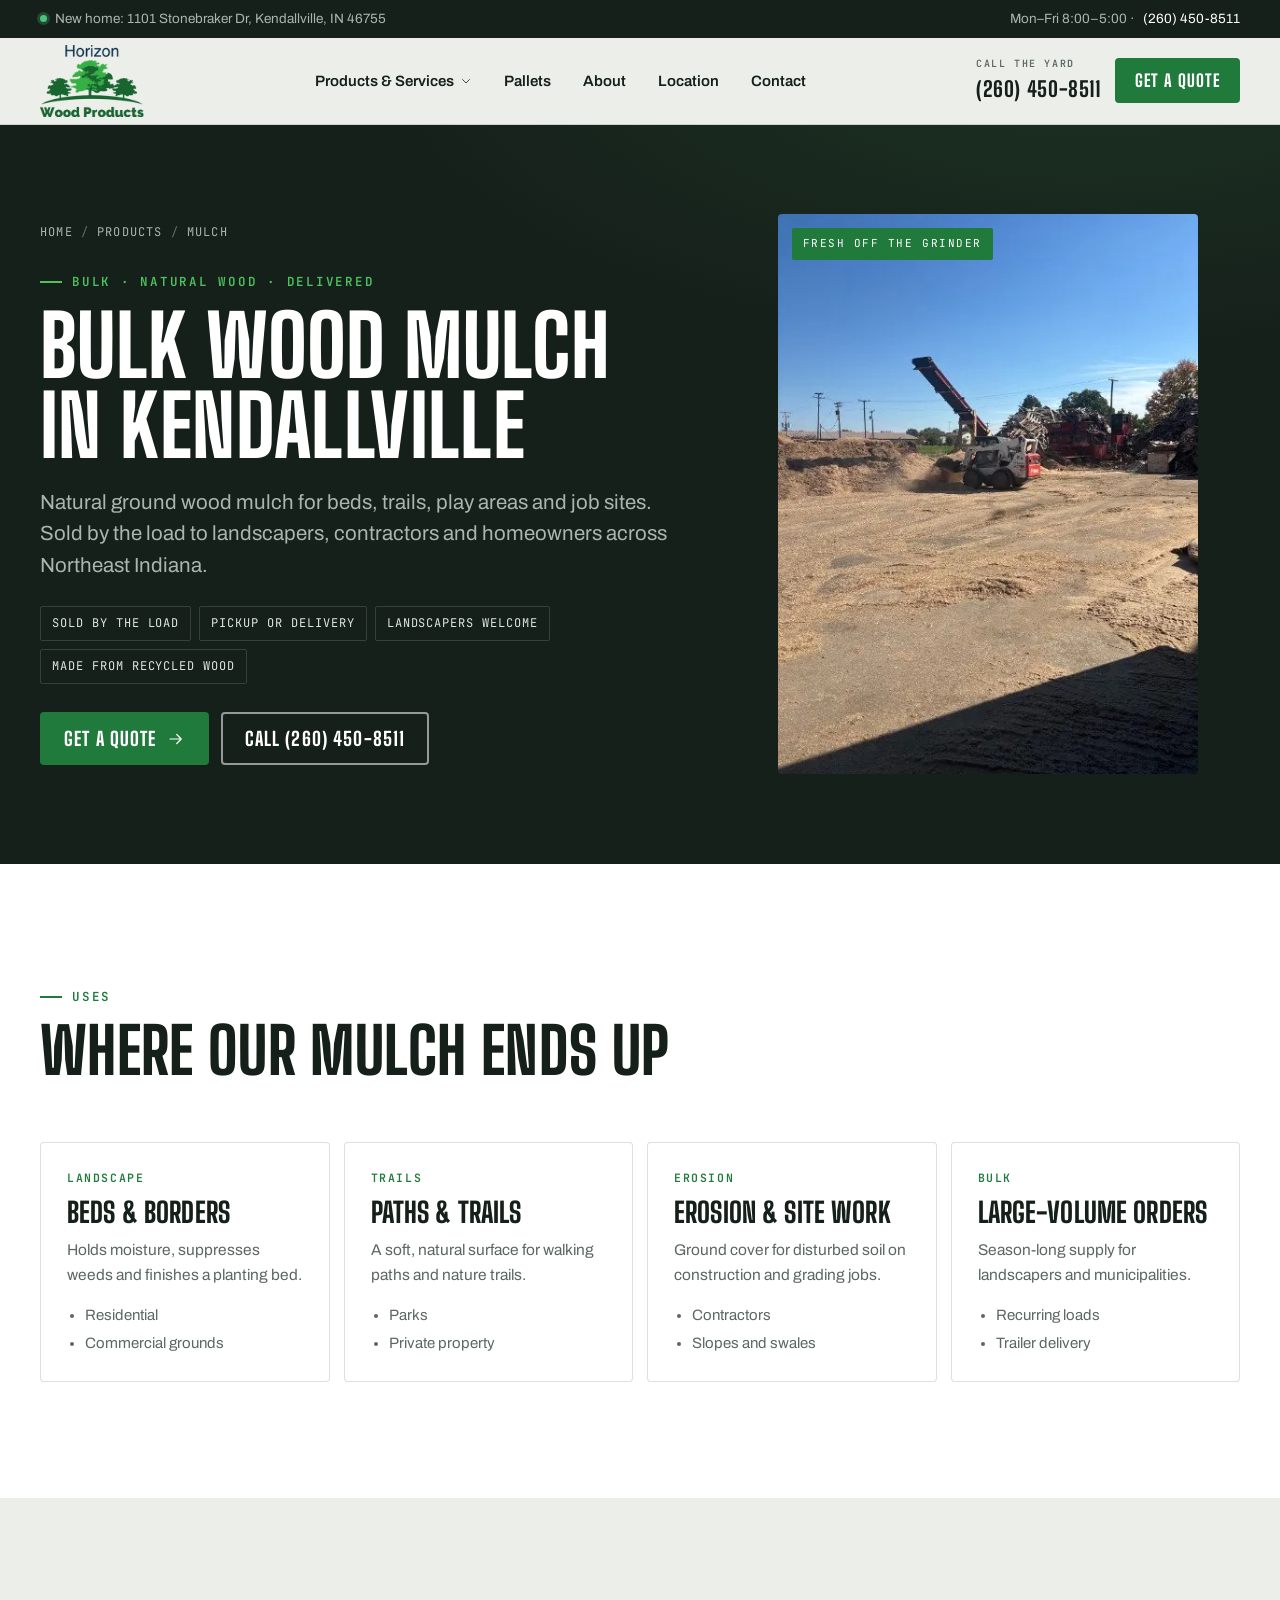
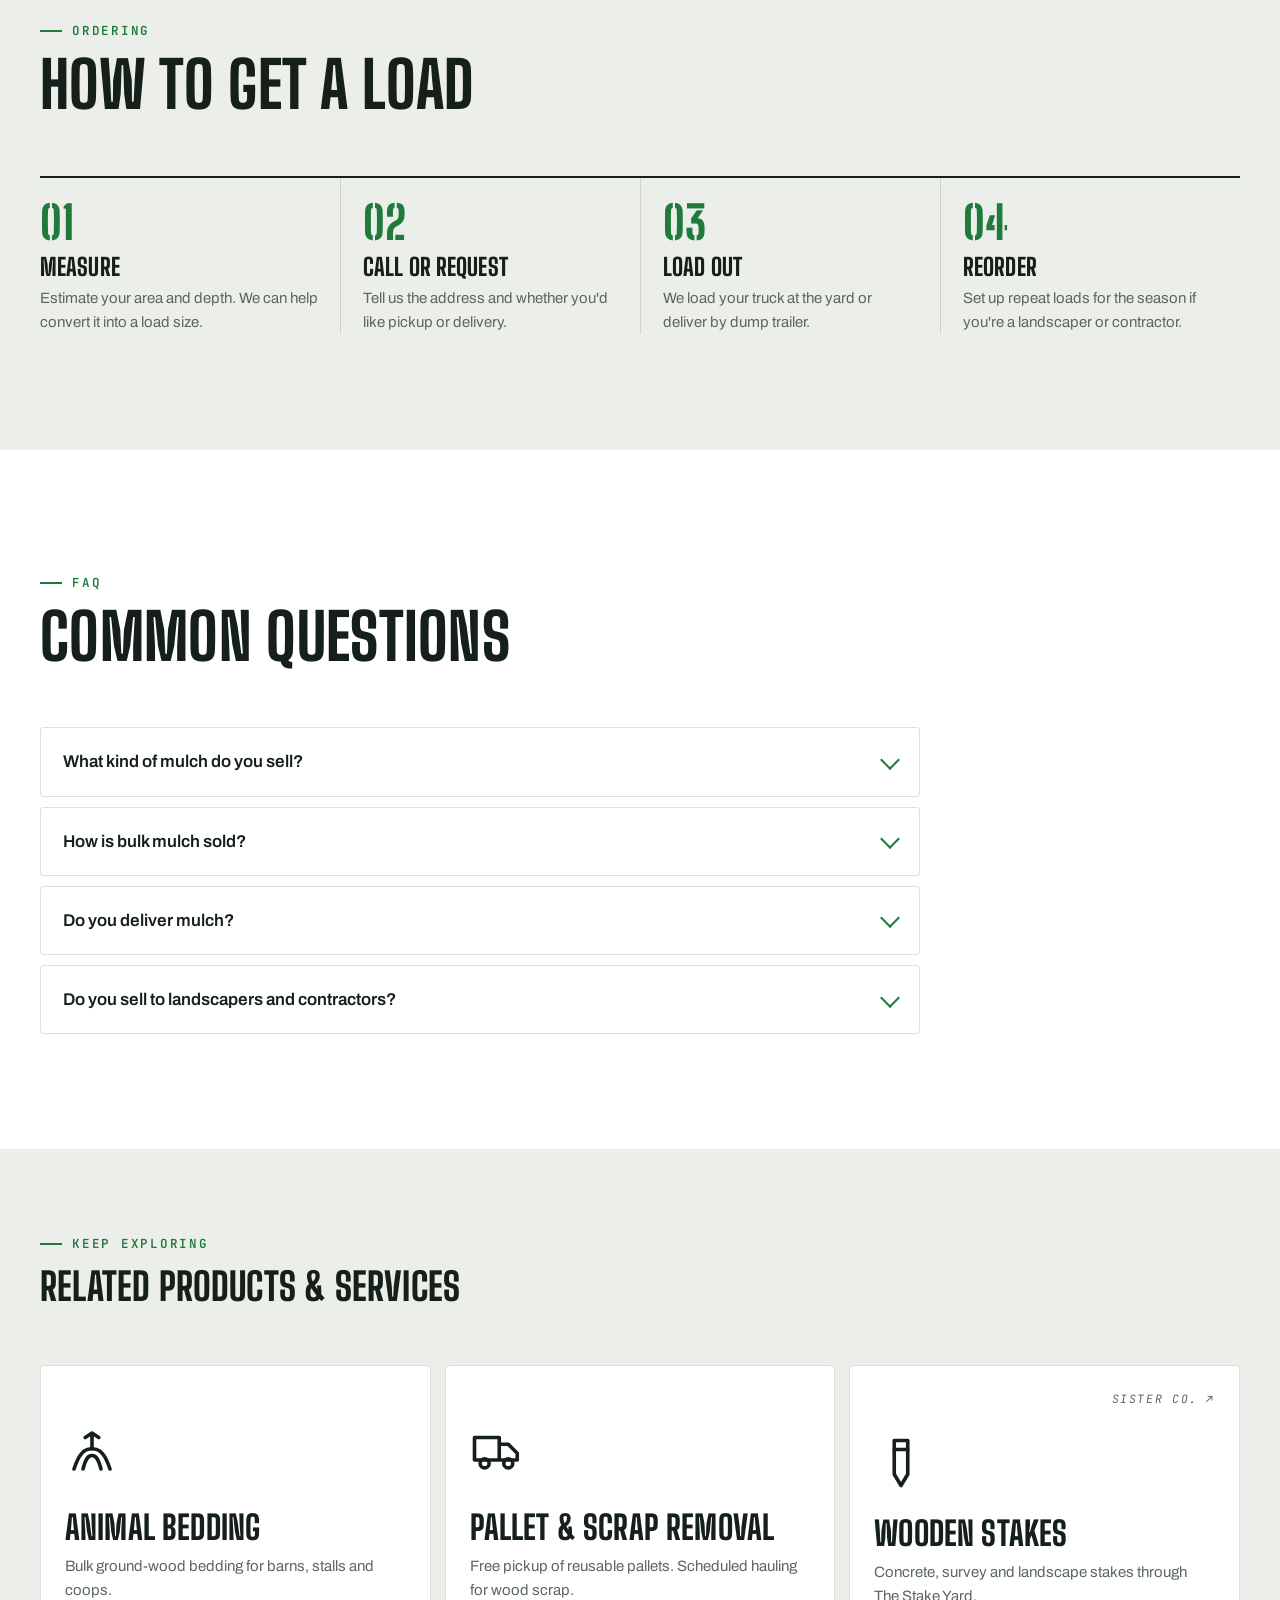
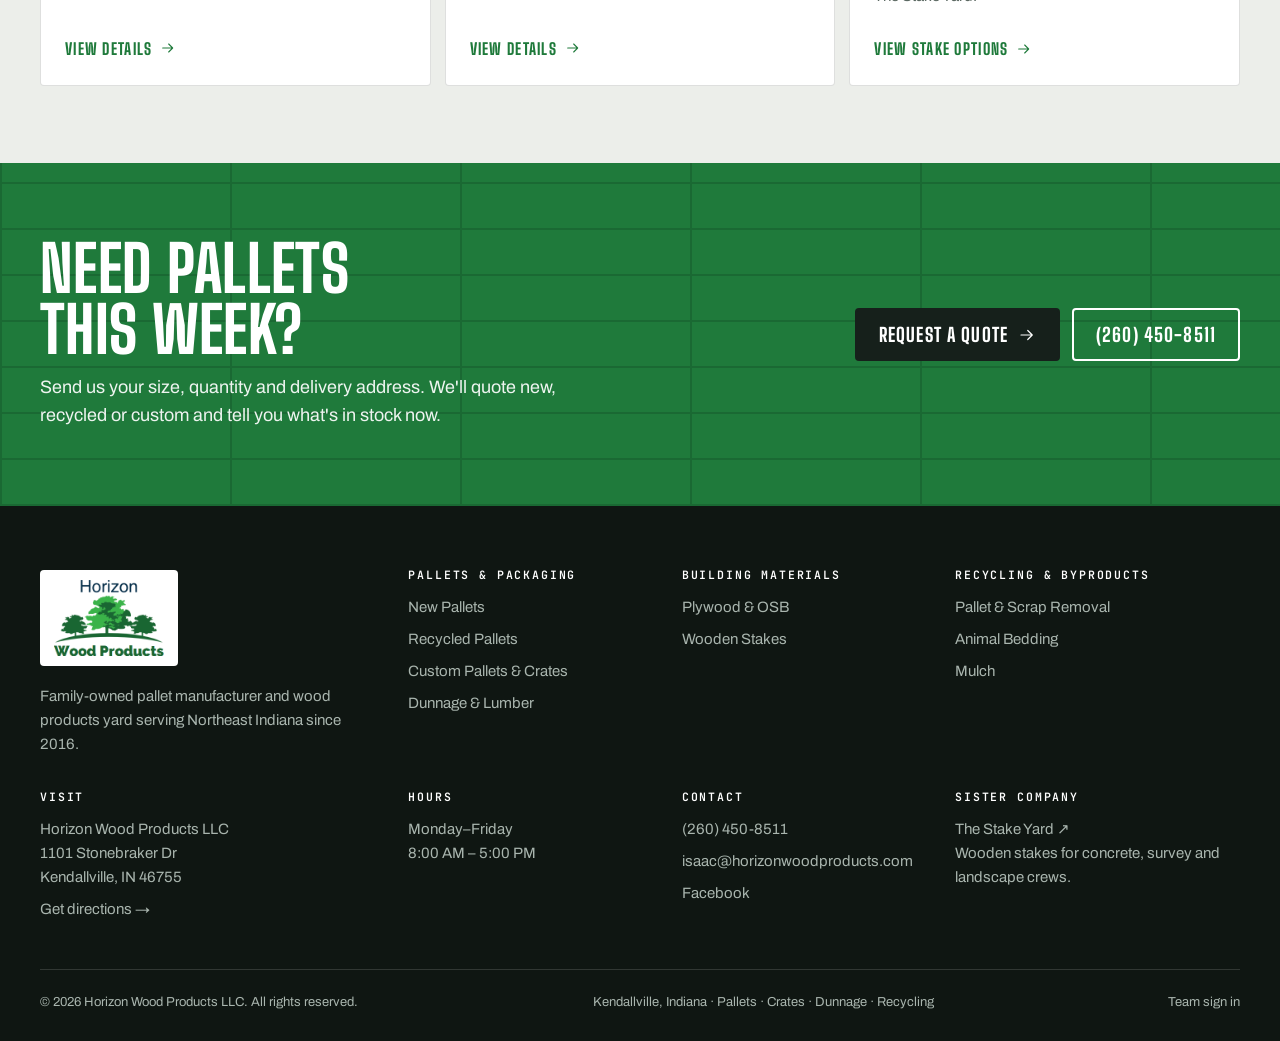
<file: mulch.html>
<!doctype html>
<html lang="en-US">
<head>
<meta charset="utf-8">
<meta name="viewport" content="width=device-width, initial-scale=1, viewport-fit=cover">
<title>Bulk Wood Mulch in Kendallville, IN | Horizon Wood Products</title>
<meta name="claude:viewport-fit-sides" content="cover">
<meta name="description" content="Bulk natural wood mulch from Kendallville, Indiana. Sold by the load to landscapers, contractors and homeowners, with pickup or dump-trailer delivery.">
<link rel="canonical" href="https://horizonwoodproducts.com/mulch.html">
<meta name="robots" content="index, follow, max-image-preview:large">
<meta name="theme-color" content="#16201b">
<meta name="geo.region" content="US-IN">
<meta name="geo.placename" content="Kendallville, Indiana">
<meta property="og:type" content="website">
<meta property="og:site_name" content="Horizon Wood Products">
<meta property="og:title" content="Bulk Wood Mulch in Kendallville, IN | Horizon Wood Products">
<meta property="og:description" content="Bulk natural wood mulch from Kendallville, Indiana. Sold by the load to landscapers, contractors and homeowners, with pickup or dump-trailer delivery.">
<meta property="og:url" content="https://horizonwoodproducts.com/mulch.html">
<meta property="og:image" content="https://horizonwoodproducts.com/assets/img/og-horizon.jpg">
<meta property="og:image:width" content="1200">
<meta property="og:image:height" content="630">
<meta property="og:locale" content="en_US">
<meta name="twitter:card" content="summary_large_image">
<meta name="twitter:title" content="Bulk Wood Mulch in Kendallville, IN | Horizon Wood Products">
<meta name="twitter:description" content="Bulk natural wood mulch from Kendallville, Indiana. Sold by the load to landscapers, contractors and homeowners, with pickup or dump-trailer delivery.">
<meta name="twitter:image" content="https://horizonwoodproducts.com/assets/img/og-horizon.jpg">
<link rel="icon" href="assets/img/favicon.png" type="image/png">
<link rel="apple-touch-icon" href="assets/img/apple-touch-icon.png">
<link rel="preconnect" href="https://fonts.googleapis.com">
<link rel="preconnect" href="https://fonts.gstatic.com" crossorigin>
<link rel="stylesheet" href="https://fonts.googleapis.com/css2?family=Archivo:wght@400;500;600;700&family=Big+Shoulders+Display:wght@700;800;900&family=Big+Shoulders+Stencil+Display:wght@800&family=JetBrains+Mono:wght@500;600&display=swap">
<link rel="preload" as="image" href="assets/img/grinding-yard.webp" fetchpriority="high">
<link rel="stylesheet" href="assets/css/styles.css">
<script type="application/ld+json">{"@context": "https://schema.org", "@type": "LocalBusiness", "@id": "https://horizonwoodproducts.com/#business", "name": "Horizon Wood Products LLC", "alternateName": "Horizon Wood Products", "url": "https://horizonwoodproducts.com/", "logo": "https://horizonwoodproducts.com/assets/img/logo.png", "image": "https://horizonwoodproducts.com/assets/img/og-horizon.jpg", "telephone": "+12604508511", "email": "isaac@horizonwoodproducts.com", "priceRange": "$$", "address": {"@type": "PostalAddress", "streetAddress": "1101 Stonebraker Dr", "addressLocality": "Kendallville", "addressRegion": "IN", "postalCode": "46755", "addressCountry": "US"}, "openingHoursSpecification": [{"@type": "OpeningHoursSpecification", "dayOfWeek": ["Monday", "Tuesday", "Wednesday", "Thursday", "Friday"], "opens": "08:00", "closes": "17:00"}], "sameAs": ["https://www.facebook.com/profile.php?id=100089340871191"]}</script>
<script type="application/ld+json">{"@context": "https://schema.org", "@type": "Service", "name": "Mulch", "serviceType": "Mulch supply", "description": "Bulk natural wood mulch from Kendallville, Indiana. Sold by the load to landscapers, contractors and homeowners, with pickup or dump-trailer delivery.", "url": "https://horizonwoodproducts.com/mulch.html", "provider": {"@id": "https://horizonwoodproducts.com/#business"}, "areaServed": {"@type": "GeoCircle", "geoMidpoint": {"@type": "GeoCoordinates", "postalCode": "46755", "addressCountry": "US"}, "geoRadius": "160934"}}</script>
<script type="application/ld+json">{"@context": "https://schema.org", "@type": "BreadcrumbList", "itemListElement": [{"@type": "ListItem", "position": 1, "name": "Home", "item": "https://horizonwoodproducts.com/"}, {"@type": "ListItem", "position": 2, "name": "Products", "item": "https://horizonwoodproducts.com/"}, {"@type": "ListItem", "position": 3, "name": "Mulch", "item": "https://horizonwoodproducts.com/mulch.html"}]}</script>
<script type="application/ld+json">{"@context": "https://schema.org", "@type": "FAQPage", "mainEntity": [{"@type": "Question", "name": "What kind of mulch do you sell?", "acceptedAnswer": {"@type": "Answer", "text": "We sell natural ground wood mulch produced at our Kendallville yard from clean recovered wood."}}, {"@type": "Question", "name": "How is bulk mulch sold?", "acceptedAnswer": {"@type": "Answer", "text": "Mulch is sold in bulk by the load. Pick it up at our yard or have it delivered by dump trailer. Call for current pricing and availability."}}, {"@type": "Question", "name": "Do you deliver mulch?", "acceptedAnswer": {"@type": "Answer", "text": "Yes. We deliver within roughly 100 miles of Kendallville, including Fort Wayne, Auburn, Angola and Goshen."}}, {"@type": "Question", "name": "Do you sell to landscapers and contractors?", "acceptedAnswer": {"@type": "Answer", "text": "Yes. Landscapers, contractors, municipalities and homeowners all buy mulch from us. Ask about recurring loads for the season."}}]}</script>
</head>
<body>
<a class="skip" href="#main">Skip to content</a>
<div class="topbar"><div class="wrap">
  <span><i class="dot" aria-hidden="true"></i>New home: 1101 Stonebraker Dr, Kendallville, IN 46755</span>
  <span>Mon–Fri 8:00–5:00 · <a href="tel:+12604508511">(260) 450-8511</a></span>
</div></div>
<header class="site-header">
  <nav class="wrap nav" aria-label="Main">
    <a class="logo" href="index.html" aria-label="Horizon Wood Products home"><img src="assets/img/horizon-logo.png" alt="Horizon Wood Products" width="266" height="184"></a>
    <ul class="menu" id="menu">
      <li class="has-mega"><button type="button" aria-expanded="false" aria-controls="mega">Products &amp; Services <svg class="" viewBox="0 0 24 24" fill="none" stroke="currentColor" stroke-width="1.6" stroke-linecap="round" stroke-linejoin="round" aria-hidden="true"><path d="M5 9l7 7 7-7"/></svg></button><div class="mega" id="mega"><div class="wrap"><div><h3>PALLETS & PACKAGING</h3><ul><li><a href="pallets.html"><strong>New Pallets</strong><span>GMA 48×40 and every standard size, built to order in our shop.</span></a></li><li><a href="recycled-pallets.html"><strong>Recycled Pallets</strong><span>Graded, repaired and ready to ship at a fraction of new cost.</span></a></li><li><a href="custom-pallets-crates.html"><strong>Custom Pallets & Crates</strong><span>Engineered to your load, your racking and your dock.</span></a></li><li><a href="dunnage.html"><strong>Dunnage & Lumber</strong><span>Blocking, bracing and cut-to-length lumber for loads that can't shift.</span></a></li></ul></div><div><h3>BUILDING MATERIALS</h3><ul><li><a href="plywood-osb.html"><strong>Plywood & OSB</strong><span>Sheet goods and building materials for crating, decking and jobsites.</span></a></li><li><a href="wooden-stakes.html"><strong>Wooden Stakes</strong><span>Concrete, survey and landscape stakes through The Stake Yard.</span></a></li></ul></div><div><h3>RECYCLING & BYPRODUCTS</h3><ul><li><a href="pallet-scrap-removal.html"><strong>Pallet & Scrap Removal</strong><span>Free pickup of reusable pallets. Scheduled hauling for wood scrap.</span></a></li><li><a href="animal-bedding.html"><strong>Animal Bedding</strong><span>Bulk ground-wood bedding for barns, stalls and coops.</span></a></li><li><a href="mulch.html"><strong>Mulch</strong><span>Bulk natural wood mulch for landscapers, contractors and homeowners.</span></a></li></ul></div><div class="mega-cta"><div><p class="eyebrow">Not sure what you need?</p></div><h3 class="h-sm">Tell us the load. We'll spec the pallet.</h3><p>Send dimensions, weight and quantity and we'll recommend new, recycled or custom.</p><a class="btn" href="contact.html">Get a quote <svg class="" viewBox="0 0 24 24" fill="none" stroke="currentColor" stroke-width="1.6" stroke-linecap="round" stroke-linejoin="round" aria-hidden="true"><path d="M4 12h15M13 6l6 6-6 6"/></svg></a></div></div></div></li>
      <li><a href="pallets.html">Pallets</a></li>
      <li><a href="index.html#about">About</a></li>
      <li><a href="index.html#location">Location</a></li>
      <li><a href="contact.html">Contact</a></li>
      <li class="menu-mobile-cta"><a class="btn" href="contact.html">Get a quote <svg class="" viewBox="0 0 24 24" fill="none" stroke="currentColor" stroke-width="1.6" stroke-linecap="round" stroke-linejoin="round" aria-hidden="true"><path d="M4 12h15M13 6l6 6-6 6"/></svg></a><a class="btn ghost" href="tel:+12604508511">Call (260) 450-8511</a></li>
    </ul>
    <div class="nav-cta">
      <a class="nav-phone" href="tel:+12604508511"><small>CALL THE YARD</small>(260) 450-8511</a>
      <a class="btn" href="contact.html">Get a quote</a>
      <button class="burger" type="button" aria-label="Open menu" aria-expanded="false" aria-controls="menu"><span></span></button>
    </div>
  </nav>
</header>
<main id="main">
<section class="phero on-dark"><div class="grain"></div><div class="wrap">
  <div>
    <ol class="crumbs" aria-label="Breadcrumb"><li><a href="index.html">Home</a></li><li><a href="index.html#products">Products</a></li><li aria-current="page">Mulch</li></ol>
    <p class="eyebrow">Bulk · Natural wood · Delivered</p>
    <h1>Bulk wood mulch in Kendallville</h1>
    <p class="lead">Natural ground wood mulch for beds, trails, play areas and job sites. Sold by the load to landscapers, contractors and homeowners across Northeast Indiana.</p>
    <ul class="quickfacts"><li>Sold by the load</li><li>Pickup or delivery</li><li>Landscapers welcome</li><li>Made from recycled wood</li></ul>
    <div class="btn-row"><a class="btn" href="contact.html#mulch">Get a quote <svg class="" viewBox="0 0 24 24" fill="none" stroke="currentColor" stroke-width="1.6" stroke-linecap="round" stroke-linejoin="round" aria-hidden="true"><path d="M4 12h15M13 6l6 6-6 6"/></svg></a><a class="btn ghost" href="tel:+12604508511">Call (260) 450-8511</a></div>
  </div>
  <figure class="phero-media tall" style="margin:0"><img src="assets/img/grinding-yard.webp" alt="Conveyor stacking freshly ground wood mulch at the Horizon yard" width="600" height="800" fetchpriority="high" decoding="async"><span class="tag">Fresh off the grinder</span></figure>
</div></section>
<section class="section white" aria-labelledby="h-258905"><div class="wrap">
  <div class="sec-head"><div><p class="eyebrow">Uses</p><h2 id="h-258905" class="h-lg">Where our mulch ends up</h2></div></div>
  <div class="offer" style="--cols:4"><article data-reveal="0"><span class="k">Landscape</span><h3>Beds &amp; borders</h3><p>Holds moisture, suppresses weeds and finishes a planting bed.</p><ul><li>Residential</li><li>Commercial grounds</li></ul></article><article data-reveal="1"><span class="k">Trails</span><h3>Paths &amp; trails</h3><p>A soft, natural surface for walking paths and nature trails.</p><ul><li>Parks</li><li>Private property</li></ul></article><article data-reveal="2"><span class="k">Erosion</span><h3>Erosion &amp; site work</h3><p>Ground cover for disturbed soil on construction and grading jobs.</p><ul><li>Contractors</li><li>Slopes and swales</li></ul></article><article data-reveal="3"><span class="k">Bulk</span><h3>Large-volume orders</h3><p>Season-long supply for landscapers and municipalities.</p><ul><li>Recurring loads</li><li>Trailer delivery</li></ul></article></div>
</div></section>
<section class="section " aria-labelledby="h-807801"><div class="wrap">
  <div class="sec-head"><div><p class="eyebrow">Ordering</p><h2 id="h-807801" class="h-lg">How to get a load</h2></div></div>
  <ol class="steps" style="--cols:4"><li data-reveal="0"><b>01</b><h3>Measure</h3><p>Estimate your area and depth. We can help convert it into a load size.</p></li><li data-reveal="1"><b>02</b><h3>Call or request</h3><p>Tell us the address and whether you'd like pickup or delivery.</p></li><li data-reveal="2"><b>03</b><h3>Load out</h3><p>We load your truck at the yard or deliver by dump trailer.</p></li><li data-reveal="3"><b>04</b><h3>Reorder</h3><p>Set up repeat loads for the season if you're a landscaper or contractor.</p></li></ol>
</div></section>
<section class="section white" aria-labelledby="faq-h"><div class="wrap">
  <div class="sec-head"><div><p class="eyebrow">FAQ</p><h2 id="faq-h" class="h-lg">Common questions</h2></div></div>
  <div class="faq" data-reveal><details><summary>What kind of mulch do you sell?</summary><div class="ans"><p>We sell natural ground wood mulch produced at our Kendallville yard from clean recovered wood.</p></div></details><details><summary>How is bulk mulch sold?</summary><div class="ans"><p>Mulch is sold in bulk by the load. Pick it up at our yard or have it delivered by dump trailer. Call for current pricing and availability.</p></div></details><details><summary>Do you deliver mulch?</summary><div class="ans"><p>Yes. We deliver within roughly 100 miles of Kendallville, including Fort Wayne, Auburn, Angola and Goshen.</p></div></details><details><summary>Do you sell to landscapers and contractors?</summary><div class="ans"><p>Yes. Landscapers, contractors, municipalities and homeowners all buy mulch from us. Ask about recurring loads for the season.</p></div></details></div>
</div></section>
<section class="section tight" aria-labelledby="rel-h"><div class="wrap">
  <div class="sec-head"><div><p class="eyebrow">Keep exploring</p><h2 id="rel-h" class="h-md">Related products &amp; services</h2></div></div>
  <div class="related"><a class="card " href="animal-bedding.html" data-reveal="0"><div class="num"><span></span></div><svg class="icon" viewBox="0 0 24 24" fill="none" stroke="currentColor" stroke-width="1.6" stroke-linecap="round" stroke-linejoin="round" aria-hidden="true"><path d="M4 20c2-6 4-9 8-9s6 3 8 9"/><path d="M8 20c1-4 2-6 4-6s3 2 4 6"/><path d="M12 11V4M9 6l3-2 3 2"/></svg><div><h3>Animal Bedding</h3><p>Bulk ground-wood bedding for barns, stalls and coops.</p></div><span class="go">View details <svg class="" viewBox="0 0 24 24" fill="none" stroke="currentColor" stroke-width="1.6" stroke-linecap="round" stroke-linejoin="round" aria-hidden="true"><path d="M4 12h15M13 6l6 6-6 6"/></svg></span></a><a class="card " href="pallet-scrap-removal.html" data-reveal="0"><div class="num"><span></span></div><svg class="icon" viewBox="0 0 24 24" fill="none" stroke="currentColor" stroke-width="1.6" stroke-linecap="round" stroke-linejoin="round" aria-hidden="true"><path d="M2 6h11v10H2zM13 9h4l4 4v3h-8z"/><circle cx="6.5" cy="17.5" r="2"/><circle cx="17" cy="17.5" r="2"/></svg><div><h3>Pallet & Scrap Removal</h3><p>Free pickup of reusable pallets. Scheduled hauling for wood scrap.</p></div><span class="go">View details <svg class="" viewBox="0 0 24 24" fill="none" stroke="currentColor" stroke-width="1.6" stroke-linecap="round" stroke-linejoin="round" aria-hidden="true"><path d="M4 12h15M13 6l6 6-6 6"/></svg></span></a><a class="card " href="wooden-stakes.html" data-reveal="0"><div class="num"><span></span><em>SISTER CO. ↗</em></div><svg class="icon" viewBox="0 0 24 24" fill="none" stroke="currentColor" stroke-width="1.6" stroke-linecap="round" stroke-linejoin="round" aria-hidden="true"><path d="M9 2h6v15l-3 5-3-5z"/><path d="M9 6h6"/></svg><div><h3>Wooden Stakes</h3><p>Concrete, survey and landscape stakes through The Stake Yard.</p></div><span class="go">View stake options <svg class="" viewBox="0 0 24 24" fill="none" stroke="currentColor" stroke-width="1.6" stroke-linecap="round" stroke-linejoin="round" aria-hidden="true"><path d="M4 12h15M13 6l6 6-6 6"/></svg></span></a></div>
</div></section>
<section class="cta-band" aria-label="Request a quote"><div class="wrap">
  <div><h2>Need pallets this week?</h2><p>Send us your size, quantity and delivery address. We'll quote new, recycled or custom and tell you what's in stock now.</p></div>
  <div class="btn-row"><a class="btn" href="contact.html#mulch">Request a quote <svg class="" viewBox="0 0 24 24" fill="none" stroke="currentColor" stroke-width="1.6" stroke-linecap="round" stroke-linejoin="round" aria-hidden="true"><path d="M4 12h15M13 6l6 6-6 6"/></svg></a><a class="btn ghost" href="tel:+12604508511">(260) 450-8511</a></div>
</div></section>
</main>
<footer class="site-footer">
  <div class="wrap">
    <div class="foot-grid">
      <div>
        <a class="logo" href="index.html" aria-label="Horizon Wood Products home"><img src="assets/img/horizon-logo.png" alt="Horizon Wood Products" width="266" height="184"></a>
        <p style="max-width:34ch">Family-owned pallet manufacturer and wood products yard serving Northeast Indiana since 2016.</p>
      </div>
      <div><h3>PALLETS & PACKAGING</h3><ul><li><a href="pallets.html">New Pallets</a></li><li><a href="recycled-pallets.html">Recycled Pallets</a></li><li><a href="custom-pallets-crates.html">Custom Pallets & Crates</a></li><li><a href="dunnage.html">Dunnage & Lumber</a></li></ul></div><div><h3>BUILDING MATERIALS</h3><ul><li><a href="plywood-osb.html">Plywood & OSB</a></li><li><a href="wooden-stakes.html">Wooden Stakes</a></li></ul></div><div><h3>RECYCLING & BYPRODUCTS</h3><ul><li><a href="pallet-scrap-removal.html">Pallet & Scrap Removal</a></li><li><a href="animal-bedding.html">Animal Bedding</a></li><li><a href="mulch.html">Mulch</a></li></ul></div>
    </div>
    <div class="foot-grid" style="margin-top:36px">
      <div><h3>VISIT</h3><address style="font-style:normal">Horizon Wood Products LLC<br>1101 Stonebraker Dr<br>Kendallville, IN 46755</address><p style="margin-top:8px"><a href="https://www.google.com/maps/dir/?api=1&destination=1101+Stonebraker+Dr+Kendallville+IN+46755" rel="noopener" target="_blank">Get directions →</a></p></div>
      <div><h3>HOURS</h3><p>Monday–Friday<br>8:00 AM – 5:00 PM</p></div>
      <div><h3>CONTACT</h3><ul><li><a href="tel:+12604508511">(260) 450-8511</a></li><li><a href="mailto:isaac@horizonwoodproducts.com">isaac@horizonwoodproducts.com</a></li><li><a href="https://www.facebook.com/profile.php?id=100089340871191" rel="noopener" target="_blank">Facebook</a></li></ul></div>
      <div><h3>SISTER COMPANY</h3><p><a href="https://thestakeyard.com/" rel="noopener" target="_blank">The Stake Yard ↗</a><br>Wooden stakes for concrete, survey and landscape crews.</p></div>
    </div>
    <div class="foot-base"><span>© <span data-year>2026</span> Horizon Wood Products LLC. All rights reserved.</span><span>Kendallville, Indiana · Pallets · Crates · Dunnage · Recycling</span><a href="https://hwp-hq.web.app" rel="nofollow">Team sign in</a></div>
  </div>
</footer>
<script src="assets/js/main.js" defer></script>
</body>
</html>
</file>
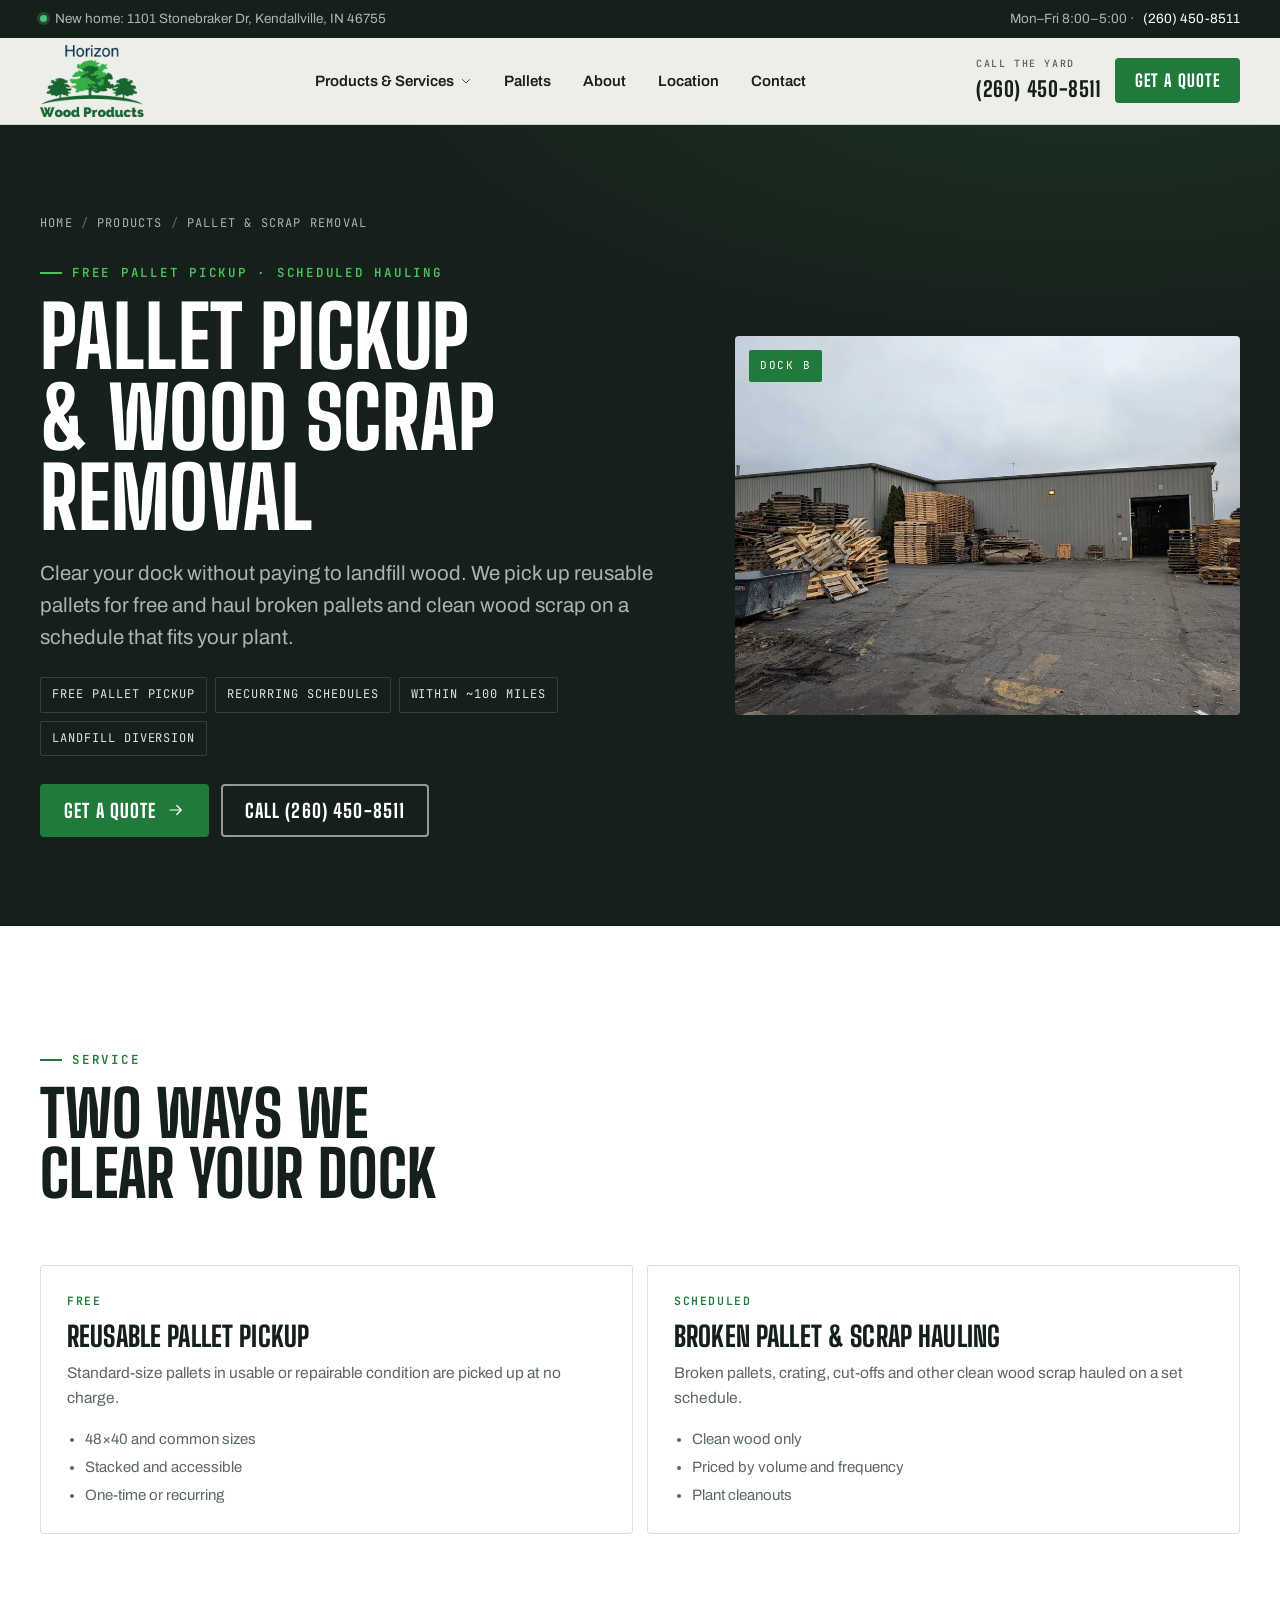
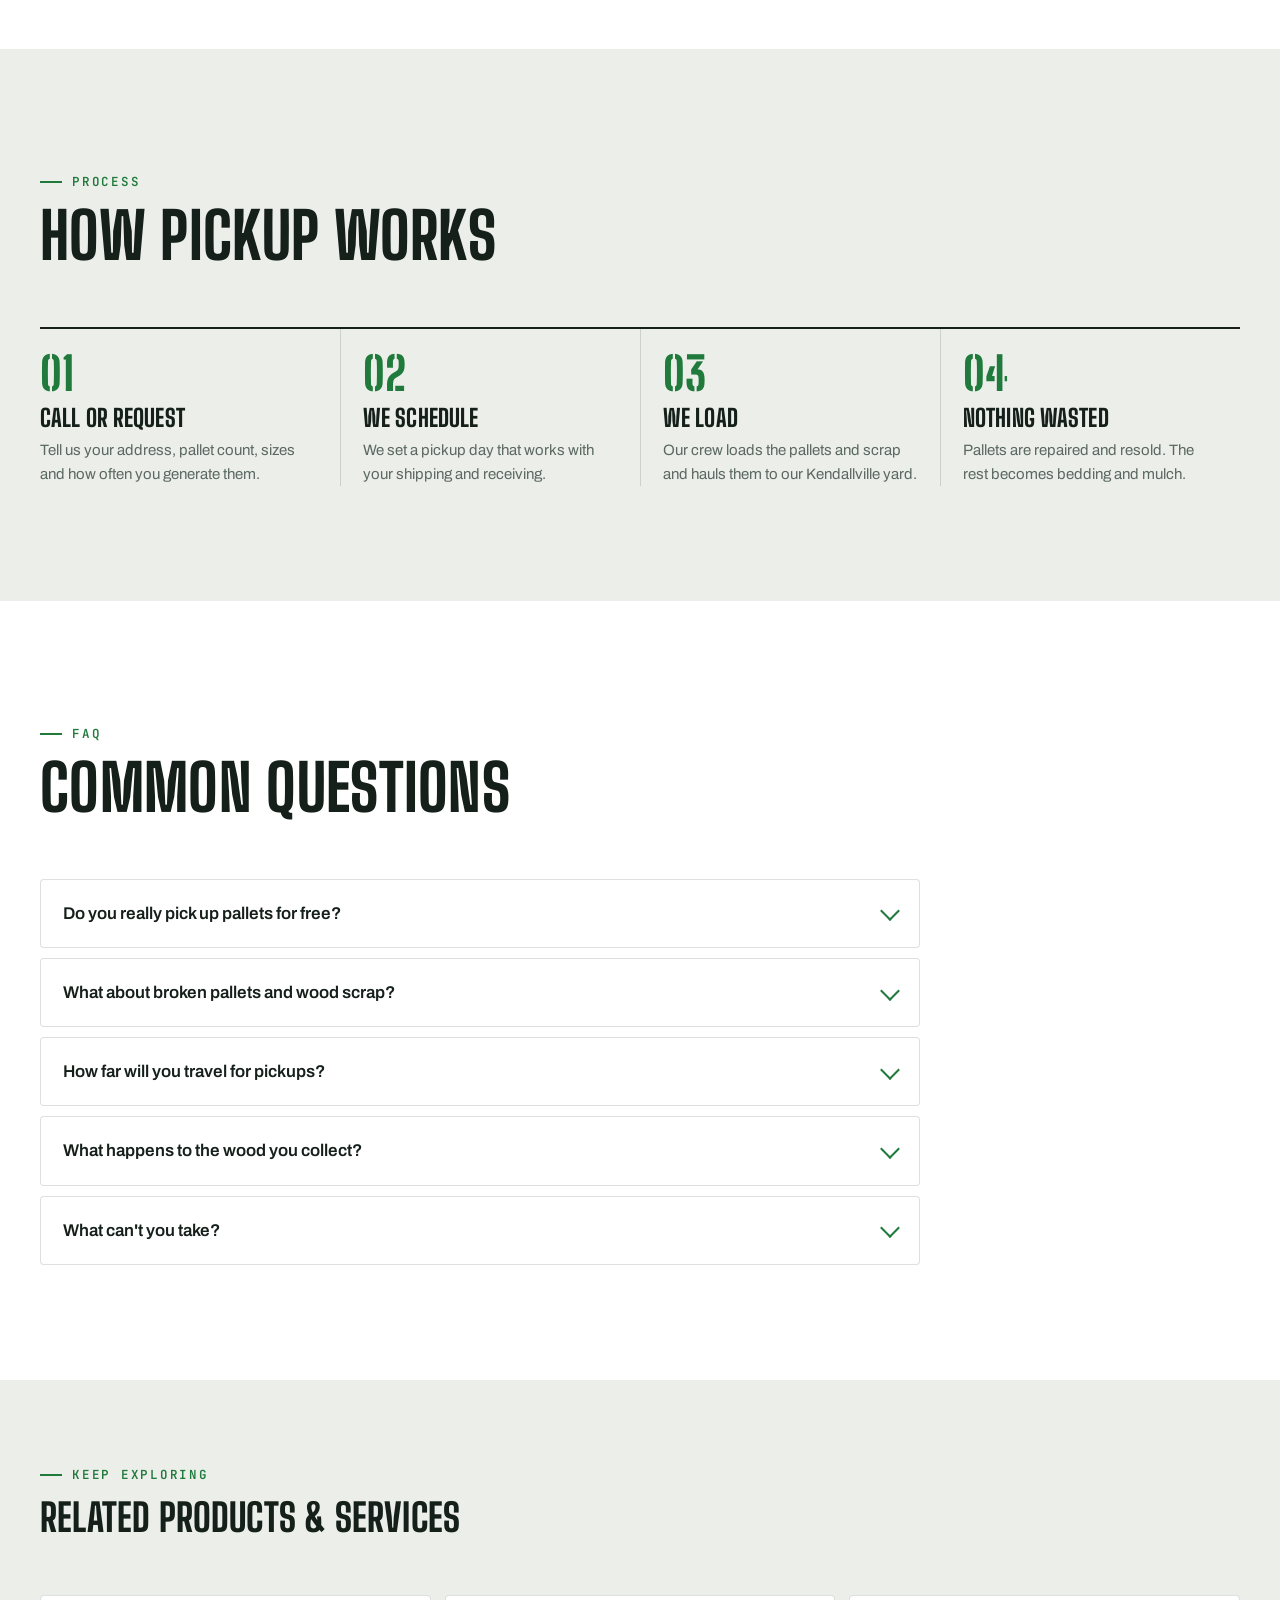
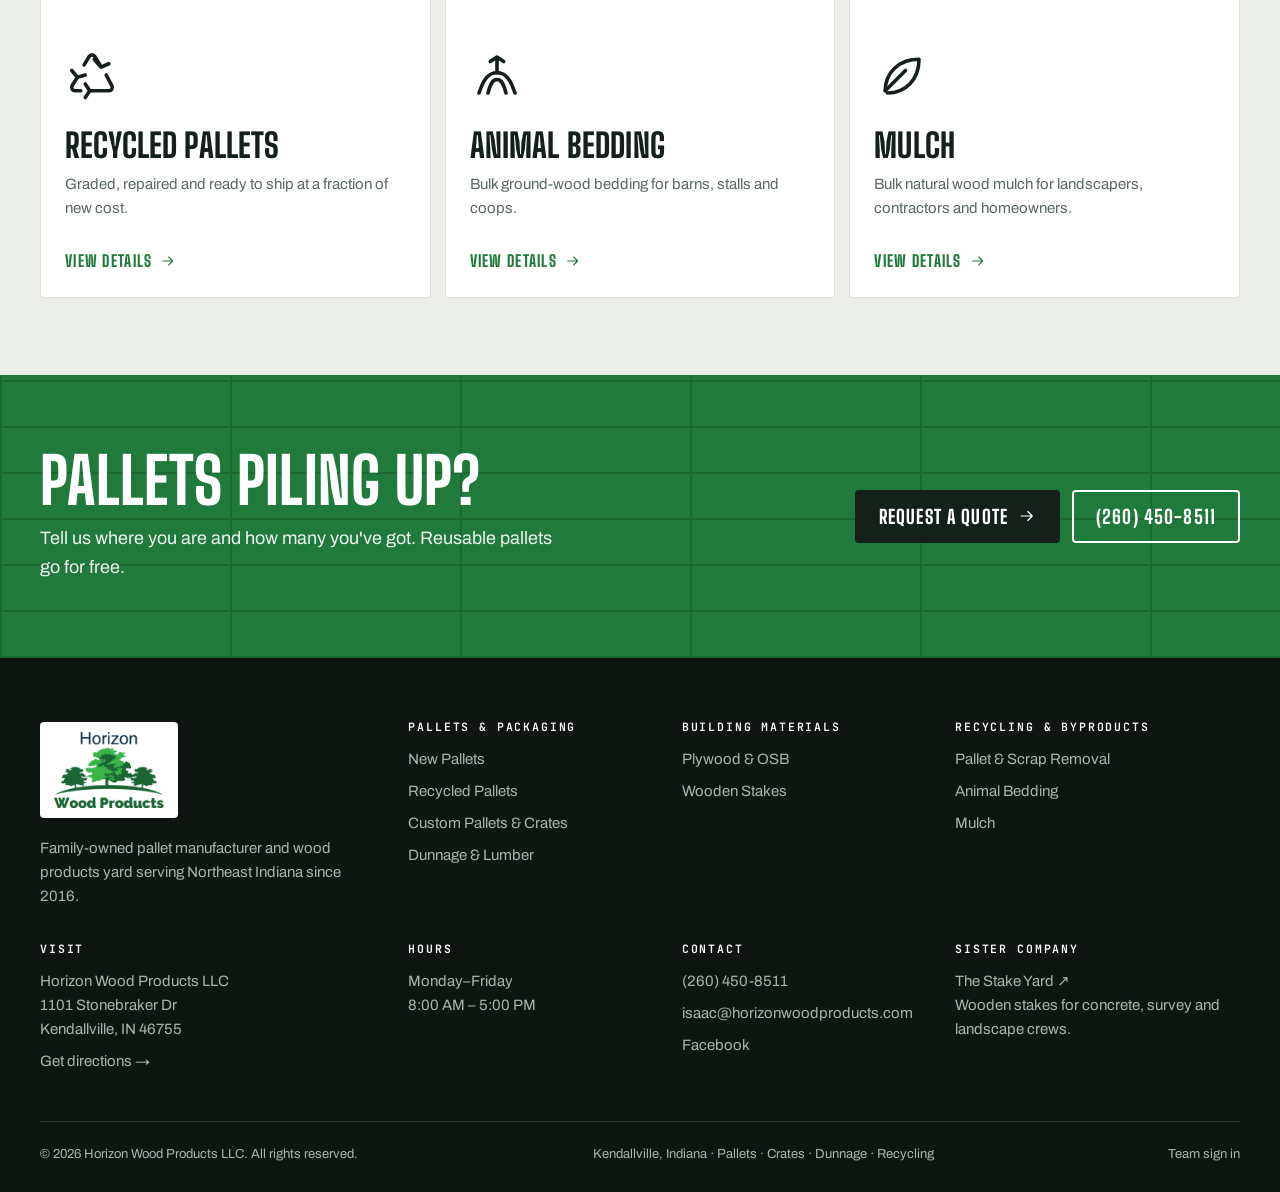
<file: pallet-scrap-removal.html>
<!doctype html>
<html lang="en-US">
<head>
<meta charset="utf-8">
<meta name="viewport" content="width=device-width, initial-scale=1, viewport-fit=cover">
<title>Free Pallet Pickup &amp; Scrap Removal | Horizon Wood Products</title>
<meta name="claude:viewport-fit-sides" content="cover">
<meta name="description" content="Free pickup of reusable pallets and scheduled wood scrap removal for businesses within 100 miles of Kendallville, IN. Keep wood out of the landfill.">
<link rel="canonical" href="https://horizonwoodproducts.com/pallet-scrap-removal.html">
<meta name="robots" content="index, follow, max-image-preview:large">
<meta name="theme-color" content="#16201b">
<meta name="geo.region" content="US-IN">
<meta name="geo.placename" content="Kendallville, Indiana">
<meta property="og:type" content="website">
<meta property="og:site_name" content="Horizon Wood Products">
<meta property="og:title" content="Free Pallet Pickup &amp; Scrap Removal | Horizon Wood Products">
<meta property="og:description" content="Free pickup of reusable pallets and scheduled wood scrap removal for businesses within 100 miles of Kendallville, IN. Keep wood out of the landfill.">
<meta property="og:url" content="https://horizonwoodproducts.com/pallet-scrap-removal.html">
<meta property="og:image" content="https://horizonwoodproducts.com/assets/img/og-horizon.jpg">
<meta property="og:image:width" content="1200">
<meta property="og:image:height" content="630">
<meta property="og:locale" content="en_US">
<meta name="twitter:card" content="summary_large_image">
<meta name="twitter:title" content="Free Pallet Pickup &amp; Scrap Removal | Horizon Wood Products">
<meta name="twitter:description" content="Free pickup of reusable pallets and scheduled wood scrap removal for businesses within 100 miles of Kendallville, IN. Keep wood out of the landfill.">
<meta name="twitter:image" content="https://horizonwoodproducts.com/assets/img/og-horizon.jpg">
<link rel="icon" href="assets/img/favicon.png" type="image/png">
<link rel="apple-touch-icon" href="assets/img/apple-touch-icon.png">
<link rel="preconnect" href="https://fonts.googleapis.com">
<link rel="preconnect" href="https://fonts.gstatic.com" crossorigin>
<link rel="stylesheet" href="https://fonts.googleapis.com/css2?family=Archivo:wght@400;500;600;700&family=Big+Shoulders+Display:wght@700;800;900&family=Big+Shoulders+Stencil+Display:wght@800&family=JetBrains+Mono:wght@500;600&display=swap">
<link rel="preload" as="image" href="assets/img/facility-dock-sm.webp" fetchpriority="high">
<link rel="stylesheet" href="assets/css/styles.css">
<script type="application/ld+json">{"@context": "https://schema.org", "@type": "LocalBusiness", "@id": "https://horizonwoodproducts.com/#business", "name": "Horizon Wood Products LLC", "alternateName": "Horizon Wood Products", "url": "https://horizonwoodproducts.com/", "logo": "https://horizonwoodproducts.com/assets/img/logo.png", "image": "https://horizonwoodproducts.com/assets/img/og-horizon.jpg", "telephone": "+12604508511", "email": "isaac@horizonwoodproducts.com", "priceRange": "$$", "address": {"@type": "PostalAddress", "streetAddress": "1101 Stonebraker Dr", "addressLocality": "Kendallville", "addressRegion": "IN", "postalCode": "46755", "addressCountry": "US"}, "openingHoursSpecification": [{"@type": "OpeningHoursSpecification", "dayOfWeek": ["Monday", "Tuesday", "Wednesday", "Thursday", "Friday"], "opens": "08:00", "closes": "17:00"}], "sameAs": ["https://www.facebook.com/profile.php?id=100089340871191"]}</script>
<script type="application/ld+json">{"@context": "https://schema.org", "@type": "Service", "name": "Pallet & Scrap Removal", "serviceType": "Pallet recycling and wood waste removal", "description": "Free pickup of reusable pallets and scheduled wood scrap removal for businesses within 100 miles of Kendallville, IN. Keep wood out of the landfill.", "url": "https://horizonwoodproducts.com/pallet-scrap-removal.html", "provider": {"@id": "https://horizonwoodproducts.com/#business"}, "areaServed": {"@type": "GeoCircle", "geoMidpoint": {"@type": "GeoCoordinates", "postalCode": "46755", "addressCountry": "US"}, "geoRadius": "160934"}}</script>
<script type="application/ld+json">{"@context": "https://schema.org", "@type": "BreadcrumbList", "itemListElement": [{"@type": "ListItem", "position": 1, "name": "Home", "item": "https://horizonwoodproducts.com/"}, {"@type": "ListItem", "position": 2, "name": "Products", "item": "https://horizonwoodproducts.com/"}, {"@type": "ListItem", "position": 3, "name": "Pallet &amp; Scrap Removal", "item": "https://horizonwoodproducts.com/pallet-scrap-removal.html"}]}</script>
<script type="application/ld+json">{"@context": "https://schema.org", "@type": "FAQPage", "mainEntity": [{"@type": "Question", "name": "Do you really pick up pallets for free?", "acceptedAnswer": {"@type": "Answer", "text": "Yes. Pickup of reusable pallets is free. Call us with your location, the approximate count and the sizes, and we'll schedule it."}}, {"@type": "Question", "name": "What about broken pallets and wood scrap?", "acceptedAnswer": {"@type": "Answer", "text": "We haul broken pallets and clean wood scrap too. Pricing depends on volume, frequency and distance, so call us to set up a one-time cleanout or a recurring schedule."}}, {"@type": "Question", "name": "How far will you travel for pickups?", "acceptedAnswer": {"@type": "Answer", "text": "We service businesses within roughly 100 miles of Kendallville, including Fort Wayne, Auburn, Angola, Goshen, Elkhart and Warsaw."}}, {"@type": "Question", "name": "What happens to the wood you collect?", "acceptedAnswer": {"@type": "Answer", "text": "Good pallets are repaired and resold. Boards are salvaged for repairs. Clean wood that can't be reused is ground into animal bedding and mulch."}}, {"@type": "Question", "name": "What can't you take?", "acceptedAnswer": {"@type": "Answer", "text": "We take clean wood only. Painted, chemically treated or contaminated wood, and non-wood trash, can't go into our recycling stream."}}]}</script>
</head>
<body>
<a class="skip" href="#main">Skip to content</a>
<div class="topbar"><div class="wrap">
  <span><i class="dot" aria-hidden="true"></i>New home: 1101 Stonebraker Dr, Kendallville, IN 46755</span>
  <span>Mon–Fri 8:00–5:00 · <a href="tel:+12604508511">(260) 450-8511</a></span>
</div></div>
<header class="site-header">
  <nav class="wrap nav" aria-label="Main">
    <a class="logo" href="index.html" aria-label="Horizon Wood Products home"><img src="assets/img/horizon-logo.png" alt="Horizon Wood Products" width="266" height="184"></a>
    <ul class="menu" id="menu">
      <li class="has-mega"><button type="button" aria-expanded="false" aria-controls="mega">Products &amp; Services <svg class="" viewBox="0 0 24 24" fill="none" stroke="currentColor" stroke-width="1.6" stroke-linecap="round" stroke-linejoin="round" aria-hidden="true"><path d="M5 9l7 7 7-7"/></svg></button><div class="mega" id="mega"><div class="wrap"><div><h3>PALLETS & PACKAGING</h3><ul><li><a href="pallets.html"><strong>New Pallets</strong><span>GMA 48×40 and every standard size, built to order in our shop.</span></a></li><li><a href="recycled-pallets.html"><strong>Recycled Pallets</strong><span>Graded, repaired and ready to ship at a fraction of new cost.</span></a></li><li><a href="custom-pallets-crates.html"><strong>Custom Pallets & Crates</strong><span>Engineered to your load, your racking and your dock.</span></a></li><li><a href="dunnage.html"><strong>Dunnage & Lumber</strong><span>Blocking, bracing and cut-to-length lumber for loads that can't shift.</span></a></li></ul></div><div><h3>BUILDING MATERIALS</h3><ul><li><a href="plywood-osb.html"><strong>Plywood & OSB</strong><span>Sheet goods and building materials for crating, decking and jobsites.</span></a></li><li><a href="wooden-stakes.html"><strong>Wooden Stakes</strong><span>Concrete, survey and landscape stakes through The Stake Yard.</span></a></li></ul></div><div><h3>RECYCLING & BYPRODUCTS</h3><ul><li><a href="pallet-scrap-removal.html"><strong>Pallet & Scrap Removal</strong><span>Free pickup of reusable pallets. Scheduled hauling for wood scrap.</span></a></li><li><a href="animal-bedding.html"><strong>Animal Bedding</strong><span>Bulk ground-wood bedding for barns, stalls and coops.</span></a></li><li><a href="mulch.html"><strong>Mulch</strong><span>Bulk natural wood mulch for landscapers, contractors and homeowners.</span></a></li></ul></div><div class="mega-cta"><div><p class="eyebrow">Not sure what you need?</p></div><h3 class="h-sm">Tell us the load. We'll spec the pallet.</h3><p>Send dimensions, weight and quantity and we'll recommend new, recycled or custom.</p><a class="btn" href="contact.html">Get a quote <svg class="" viewBox="0 0 24 24" fill="none" stroke="currentColor" stroke-width="1.6" stroke-linecap="round" stroke-linejoin="round" aria-hidden="true"><path d="M4 12h15M13 6l6 6-6 6"/></svg></a></div></div></div></li>
      <li><a href="pallets.html">Pallets</a></li>
      <li><a href="index.html#about">About</a></li>
      <li><a href="index.html#location">Location</a></li>
      <li><a href="contact.html">Contact</a></li>
      <li class="menu-mobile-cta"><a class="btn" href="contact.html">Get a quote <svg class="" viewBox="0 0 24 24" fill="none" stroke="currentColor" stroke-width="1.6" stroke-linecap="round" stroke-linejoin="round" aria-hidden="true"><path d="M4 12h15M13 6l6 6-6 6"/></svg></a><a class="btn ghost" href="tel:+12604508511">Call (260) 450-8511</a></li>
    </ul>
    <div class="nav-cta">
      <a class="nav-phone" href="tel:+12604508511"><small>CALL THE YARD</small>(260) 450-8511</a>
      <a class="btn" href="contact.html">Get a quote</a>
      <button class="burger" type="button" aria-label="Open menu" aria-expanded="false" aria-controls="menu"><span></span></button>
    </div>
  </nav>
</header>
<main id="main">
<section class="phero on-dark"><div class="grain"></div><div class="wrap">
  <div>
    <ol class="crumbs" aria-label="Breadcrumb"><li><a href="index.html">Home</a></li><li><a href="index.html#products">Products</a></li><li aria-current="page">Pallet &amp; Scrap Removal</li></ol>
    <p class="eyebrow">Free pallet pickup · Scheduled hauling</p>
    <h1>Pallet pickup &amp; wood scrap removal</h1>
    <p class="lead">Clear your dock without paying to landfill wood. We pick up reusable pallets for free and haul broken pallets and clean wood scrap on a schedule that fits your plant.</p>
    <ul class="quickfacts"><li>Free pallet pickup</li><li>Recurring schedules</li><li>Within ~100 miles</li><li>Landfill diversion</li></ul>
    <div class="btn-row"><a class="btn" href="contact.html#pallet-scrap-removal">Get a quote <svg class="" viewBox="0 0 24 24" fill="none" stroke="currentColor" stroke-width="1.6" stroke-linecap="round" stroke-linejoin="round" aria-hidden="true"><path d="M4 12h15M13 6l6 6-6 6"/></svg></a><a class="btn ghost" href="tel:+12604508511">Call (260) 450-8511</a></div>
  </div>
  <figure class="phero-media" style="margin:0"><img src="assets/img/facility-dock-sm.webp" alt="Collected pallets staged outside the Horizon Wood Products loading dock" width="960" height="723" fetchpriority="high" decoding="async"><span class="tag">Dock B</span></figure>
</div></section>
<section class="section white" aria-labelledby="h-540669"><div class="wrap">
  <div class="sec-head"><div><p class="eyebrow">Service</p><h2 id="h-540669" class="h-lg">Two ways we clear your dock</h2></div></div>
  <div class="offer" style="--cols:2"><article data-reveal="0"><span class="k">Free</span><h3>Reusable pallet pickup</h3><p>Standard-size pallets in usable or repairable condition are picked up at no charge.</p><ul><li>48×40 and common sizes</li><li>Stacked and accessible</li><li>One-time or recurring</li></ul></article><article data-reveal="1"><span class="k">Scheduled</span><h3>Broken pallet &amp; scrap hauling</h3><p>Broken pallets, crating, cut-offs and other clean wood scrap hauled on a set schedule.</p><ul><li>Clean wood only</li><li>Priced by volume and frequency</li><li>Plant cleanouts</li></ul></article></div>
</div></section>
<section class="section " aria-labelledby="h-566939"><div class="wrap">
  <div class="sec-head"><div><p class="eyebrow">Process</p><h2 id="h-566939" class="h-lg">How pickup works</h2></div></div>
  <ol class="steps" style="--cols:4"><li data-reveal="0"><b>01</b><h3>Call or request</h3><p>Tell us your address, pallet count, sizes and how often you generate them.</p></li><li data-reveal="1"><b>02</b><h3>We schedule</h3><p>We set a pickup day that works with your shipping and receiving.</p></li><li data-reveal="2"><b>03</b><h3>We load</h3><p>Our crew loads the pallets and scrap and hauls them to our Kendallville yard.</p></li><li data-reveal="3"><b>04</b><h3>Nothing wasted</h3><p>Pallets are repaired and resold. The rest becomes bedding and mulch.</p></li></ol>
</div></section>
<section class="section white" aria-labelledby="faq-h"><div class="wrap">
  <div class="sec-head"><div><p class="eyebrow">FAQ</p><h2 id="faq-h" class="h-lg">Common questions</h2></div></div>
  <div class="faq" data-reveal><details><summary>Do you really pick up pallets for free?</summary><div class="ans"><p>Yes. Pickup of reusable pallets is free. Call us with your location, the approximate count and the sizes, and we'll schedule it.</p></div></details><details><summary>What about broken pallets and wood scrap?</summary><div class="ans"><p>We haul broken pallets and clean wood scrap too. Pricing depends on volume, frequency and distance, so call us to set up a one-time cleanout or a recurring schedule.</p></div></details><details><summary>How far will you travel for pickups?</summary><div class="ans"><p>We service businesses within roughly 100 miles of Kendallville, including Fort Wayne, Auburn, Angola, Goshen, Elkhart and Warsaw.</p></div></details><details><summary>What happens to the wood you collect?</summary><div class="ans"><p>Good pallets are repaired and resold. Boards are salvaged for repairs. Clean wood that can't be reused is ground into animal bedding and mulch.</p></div></details><details><summary>What can&#x27;t you take?</summary><div class="ans"><p>We take clean wood only. Painted, chemically treated or contaminated wood, and non-wood trash, can't go into our recycling stream.</p></div></details></div>
</div></section>
<section class="section tight" aria-labelledby="rel-h"><div class="wrap">
  <div class="sec-head"><div><p class="eyebrow">Keep exploring</p><h2 id="rel-h" class="h-md">Related products &amp; services</h2></div></div>
  <div class="related"><a class="card " href="recycled-pallets.html" data-reveal="0"><div class="num"><span></span></div><svg class="icon" viewBox="0 0 24 24" fill="none" stroke="currentColor" stroke-width="1.6" stroke-linecap="round" stroke-linejoin="round" aria-hidden="true"><path d="M7 19H4.5a1.5 1.5 0 0 1-1.3-2.3L5.5 13"/><path d="M11 19h8.5a1.5 1.5 0 0 0 1.3-2.3L18.3 12"/><path d="M8.5 7.5l2.2-3.7a1.5 1.5 0 0 1 2.6 0l2.4 4"/><path d="M9 16l2 3-2 3M3 10l2.5 3L9 12M13 5l3 3.5 3.5-1.5"/></svg><div><h3>Recycled Pallets</h3><p>Graded, repaired and ready to ship at a fraction of new cost.</p></div><span class="go">View details <svg class="" viewBox="0 0 24 24" fill="none" stroke="currentColor" stroke-width="1.6" stroke-linecap="round" stroke-linejoin="round" aria-hidden="true"><path d="M4 12h15M13 6l6 6-6 6"/></svg></span></a><a class="card " href="animal-bedding.html" data-reveal="0"><div class="num"><span></span></div><svg class="icon" viewBox="0 0 24 24" fill="none" stroke="currentColor" stroke-width="1.6" stroke-linecap="round" stroke-linejoin="round" aria-hidden="true"><path d="M4 20c2-6 4-9 8-9s6 3 8 9"/><path d="M8 20c1-4 2-6 4-6s3 2 4 6"/><path d="M12 11V4M9 6l3-2 3 2"/></svg><div><h3>Animal Bedding</h3><p>Bulk ground-wood bedding for barns, stalls and coops.</p></div><span class="go">View details <svg class="" viewBox="0 0 24 24" fill="none" stroke="currentColor" stroke-width="1.6" stroke-linecap="round" stroke-linejoin="round" aria-hidden="true"><path d="M4 12h15M13 6l6 6-6 6"/></svg></span></a><a class="card " href="mulch.html" data-reveal="0"><div class="num"><span></span></div><svg class="icon" viewBox="0 0 24 24" fill="none" stroke="currentColor" stroke-width="1.6" stroke-linecap="round" stroke-linejoin="round" aria-hidden="true"><path d="M5 19c0-8 6-14 15-14 0 9-6 15-14 15"/><path d="M5 19L14 10"/></svg><div><h3>Mulch</h3><p>Bulk natural wood mulch for landscapers, contractors and homeowners.</p></div><span class="go">View details <svg class="" viewBox="0 0 24 24" fill="none" stroke="currentColor" stroke-width="1.6" stroke-linecap="round" stroke-linejoin="round" aria-hidden="true"><path d="M4 12h15M13 6l6 6-6 6"/></svg></span></a></div>
</div></section>
<section class="cta-band" aria-label="Request a quote"><div class="wrap">
  <div><h2>Pallets piling up?</h2><p>Tell us where you are and how many you've got. Reusable pallets go for free.</p></div>
  <div class="btn-row"><a class="btn" href="contact.html#pallet-scrap-removal">Request a quote <svg class="" viewBox="0 0 24 24" fill="none" stroke="currentColor" stroke-width="1.6" stroke-linecap="round" stroke-linejoin="round" aria-hidden="true"><path d="M4 12h15M13 6l6 6-6 6"/></svg></a><a class="btn ghost" href="tel:+12604508511">(260) 450-8511</a></div>
</div></section>
</main>
<footer class="site-footer">
  <div class="wrap">
    <div class="foot-grid">
      <div>
        <a class="logo" href="index.html" aria-label="Horizon Wood Products home"><img src="assets/img/horizon-logo.png" alt="Horizon Wood Products" width="266" height="184"></a>
        <p style="max-width:34ch">Family-owned pallet manufacturer and wood products yard serving Northeast Indiana since 2016.</p>
      </div>
      <div><h3>PALLETS & PACKAGING</h3><ul><li><a href="pallets.html">New Pallets</a></li><li><a href="recycled-pallets.html">Recycled Pallets</a></li><li><a href="custom-pallets-crates.html">Custom Pallets & Crates</a></li><li><a href="dunnage.html">Dunnage & Lumber</a></li></ul></div><div><h3>BUILDING MATERIALS</h3><ul><li><a href="plywood-osb.html">Plywood & OSB</a></li><li><a href="wooden-stakes.html">Wooden Stakes</a></li></ul></div><div><h3>RECYCLING & BYPRODUCTS</h3><ul><li><a href="pallet-scrap-removal.html">Pallet & Scrap Removal</a></li><li><a href="animal-bedding.html">Animal Bedding</a></li><li><a href="mulch.html">Mulch</a></li></ul></div>
    </div>
    <div class="foot-grid" style="margin-top:36px">
      <div><h3>VISIT</h3><address style="font-style:normal">Horizon Wood Products LLC<br>1101 Stonebraker Dr<br>Kendallville, IN 46755</address><p style="margin-top:8px"><a href="https://www.google.com/maps/dir/?api=1&destination=1101+Stonebraker+Dr+Kendallville+IN+46755" rel="noopener" target="_blank">Get directions →</a></p></div>
      <div><h3>HOURS</h3><p>Monday–Friday<br>8:00 AM – 5:00 PM</p></div>
      <div><h3>CONTACT</h3><ul><li><a href="tel:+12604508511">(260) 450-8511</a></li><li><a href="mailto:isaac@horizonwoodproducts.com">isaac@horizonwoodproducts.com</a></li><li><a href="https://www.facebook.com/profile.php?id=100089340871191" rel="noopener" target="_blank">Facebook</a></li></ul></div>
      <div><h3>SISTER COMPANY</h3><p><a href="https://thestakeyard.com/" rel="noopener" target="_blank">The Stake Yard ↗</a><br>Wooden stakes for concrete, survey and landscape crews.</p></div>
    </div>
    <div class="foot-base"><span>© <span data-year>2026</span> Horizon Wood Products LLC. All rights reserved.</span><span>Kendallville, Indiana · Pallets · Crates · Dunnage · Recycling</span><a href="https://hwp-hq.web.app" rel="nofollow">Team sign in</a></div>
  </div>
</footer>
<script src="assets/js/main.js" defer></script>
</body>
</html>
</file>
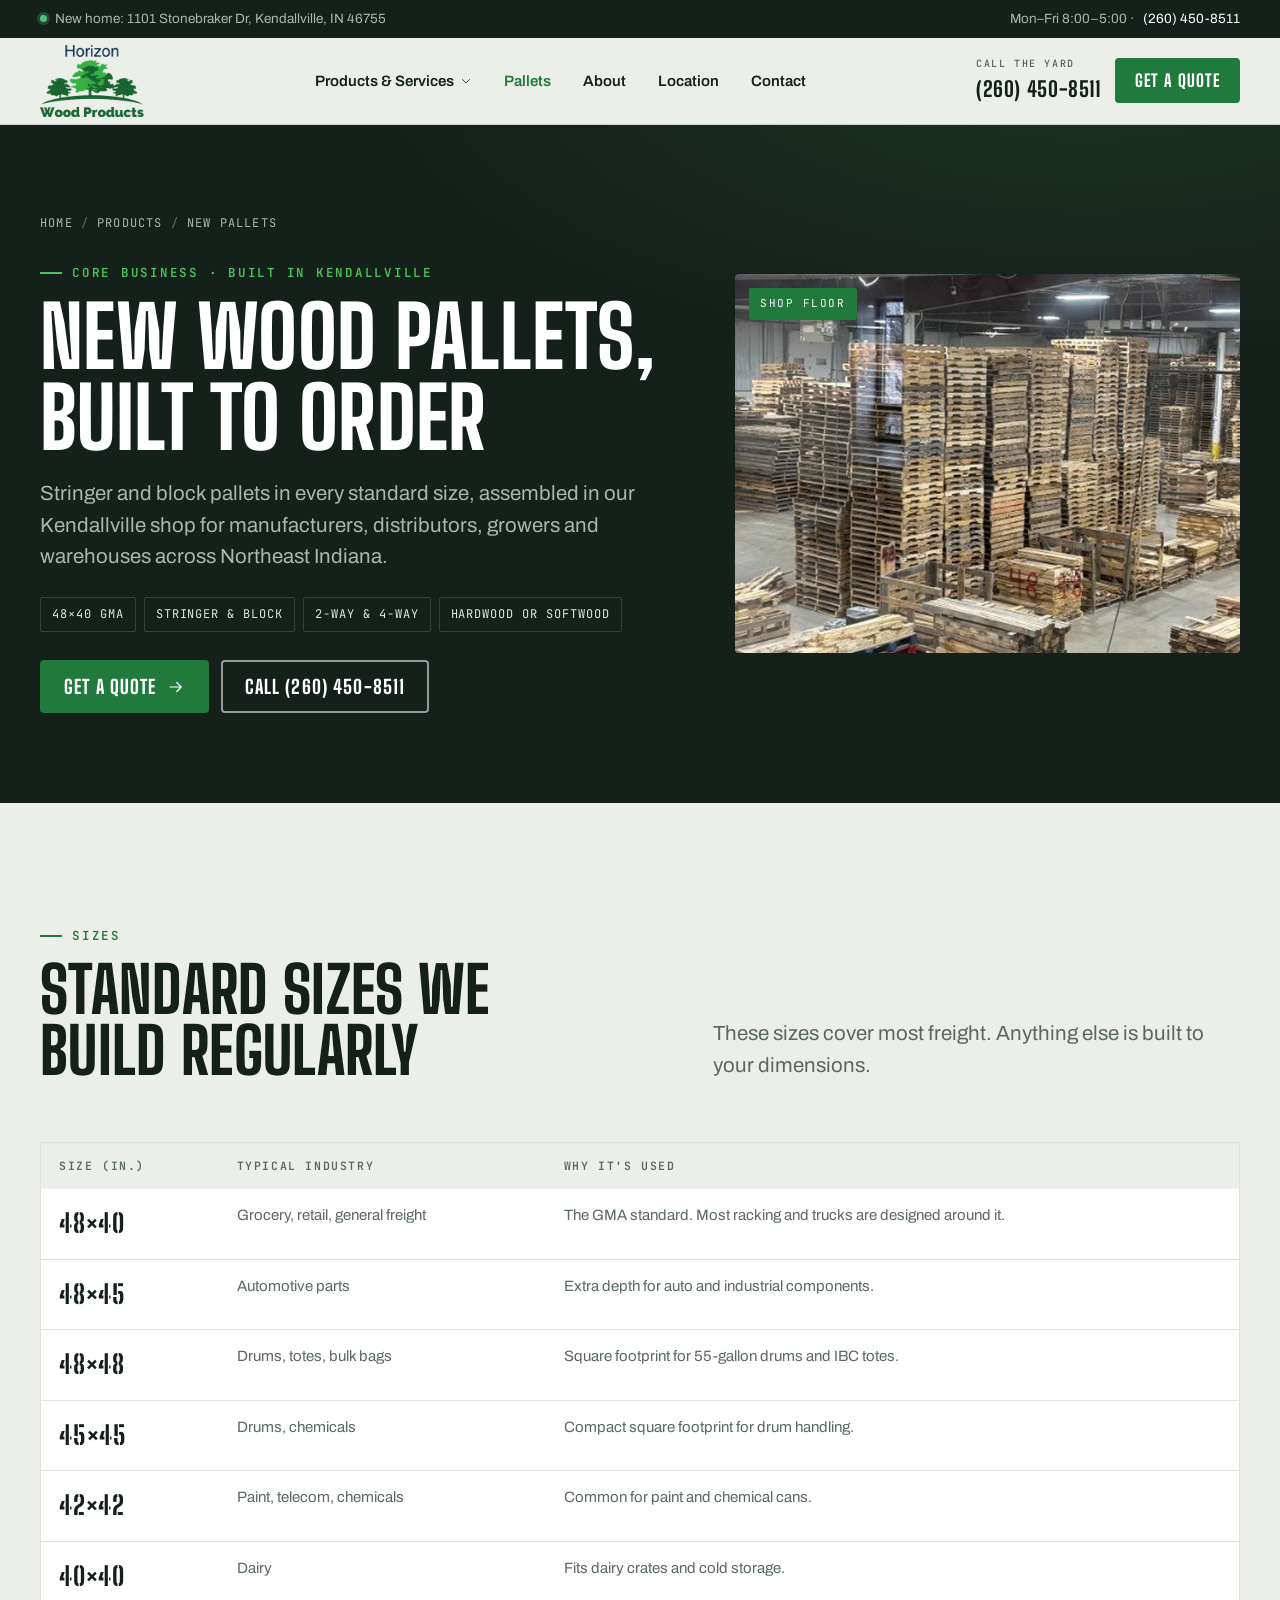
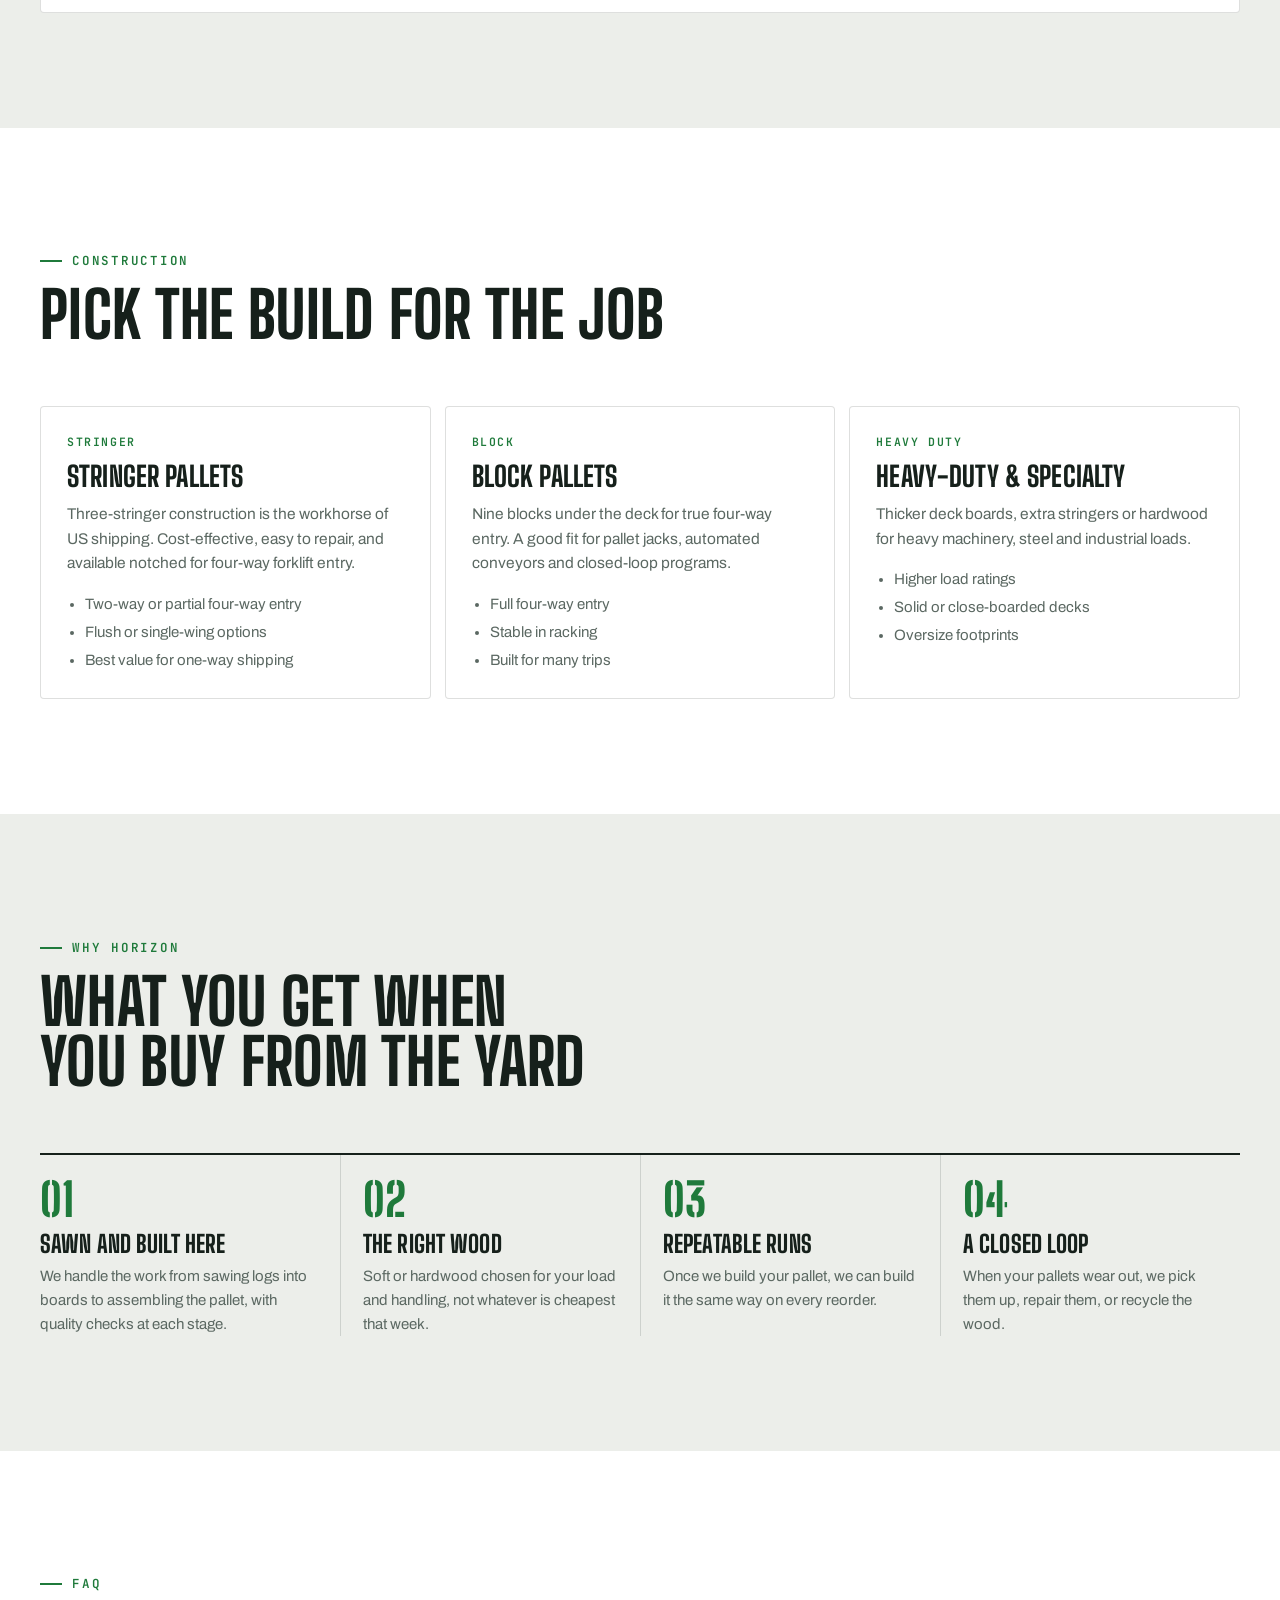
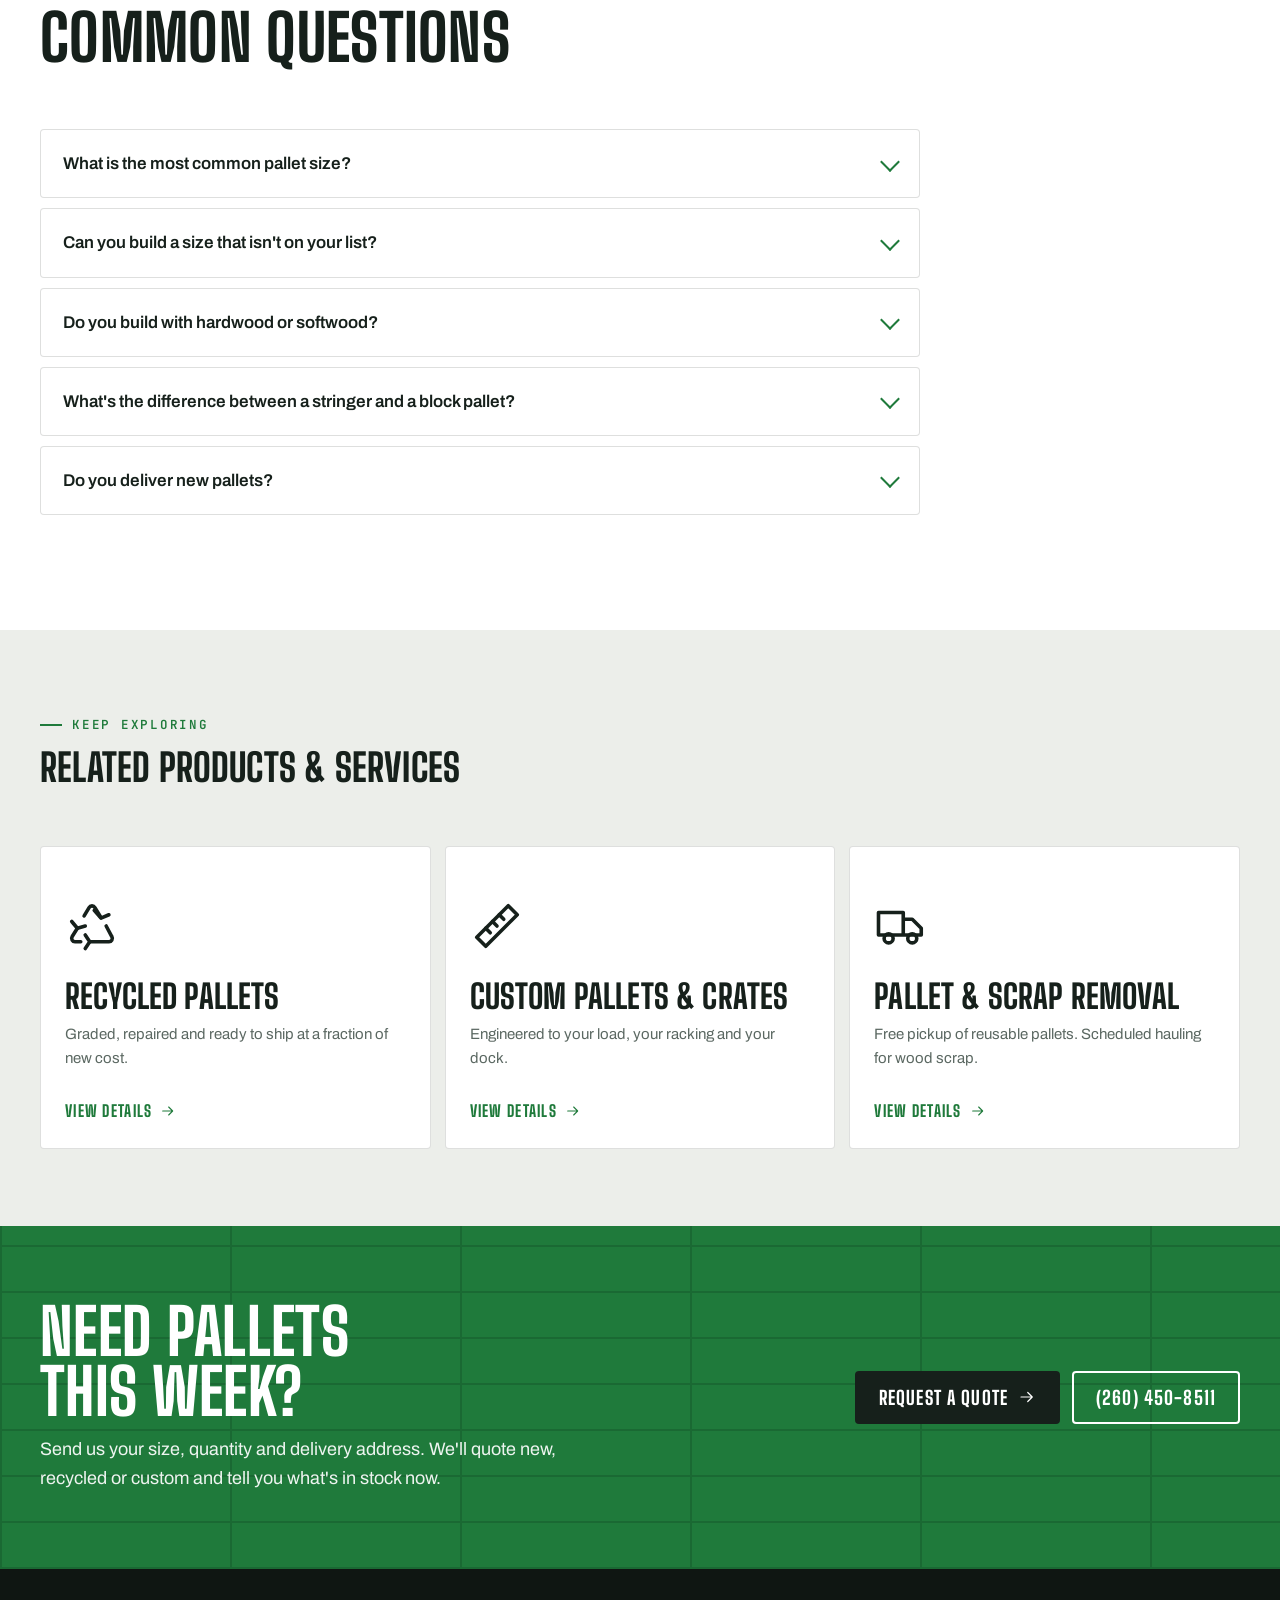
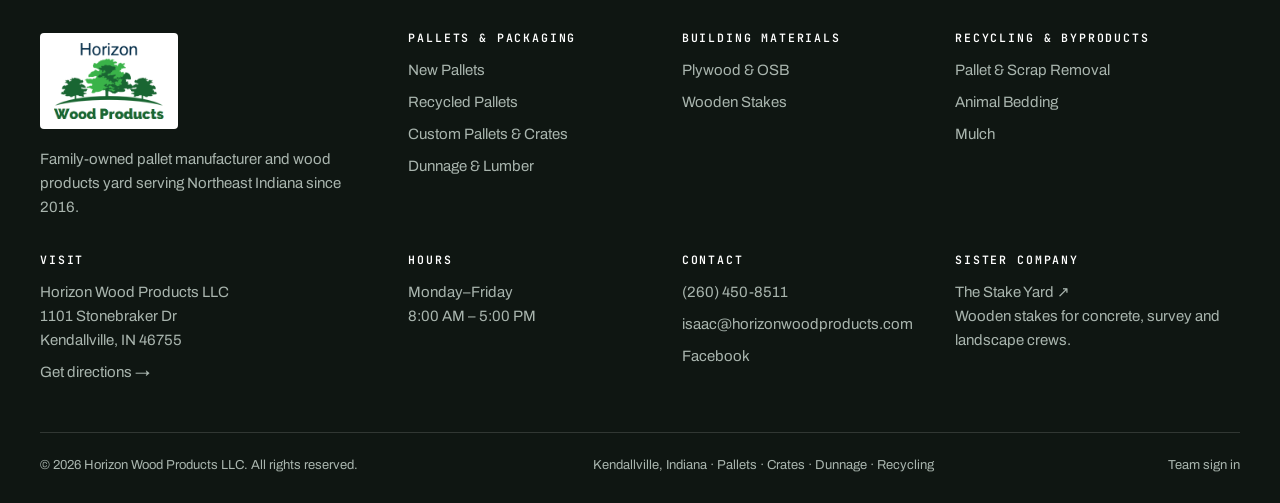
<file: pallets.html>
<!doctype html>
<html lang="en-US">
<head>
<meta charset="utf-8">
<meta name="viewport" content="width=device-width, initial-scale=1, viewport-fit=cover">
<title>New Wood Pallets Built to Order | Horizon Wood Products</title>
<meta name="claude:viewport-fit-sides" content="cover">
<meta name="description" content="New wood pallets built in Kendallville, IN. 48×40 GMA, 48×48, 42×42 and custom sizes. Stringer and block, hardwood or softwood, delivered within 100 miles.">
<link rel="canonical" href="https://horizonwoodproducts.com/pallets.html">
<meta name="robots" content="index, follow, max-image-preview:large">
<meta name="theme-color" content="#16201b">
<meta name="geo.region" content="US-IN">
<meta name="geo.placename" content="Kendallville, Indiana">
<meta property="og:type" content="website">
<meta property="og:site_name" content="Horizon Wood Products">
<meta property="og:title" content="New Wood Pallets Built to Order | Horizon Wood Products">
<meta property="og:description" content="New wood pallets built in Kendallville, IN. 48×40 GMA, 48×48, 42×42 and custom sizes. Stringer and block, hardwood or softwood, delivered within 100 miles.">
<meta property="og:url" content="https://horizonwoodproducts.com/pallets.html">
<meta property="og:image" content="https://horizonwoodproducts.com/assets/img/og-horizon.jpg">
<meta property="og:image:width" content="1200">
<meta property="og:image:height" content="630">
<meta property="og:locale" content="en_US">
<meta name="twitter:card" content="summary_large_image">
<meta name="twitter:title" content="New Wood Pallets Built to Order | Horizon Wood Products">
<meta name="twitter:description" content="New wood pallets built in Kendallville, IN. 48×40 GMA, 48×48, 42×42 and custom sizes. Stringer and block, hardwood or softwood, delivered within 100 miles.">
<meta name="twitter:image" content="https://horizonwoodproducts.com/assets/img/og-horizon.jpg">
<link rel="icon" href="assets/img/favicon.png" type="image/png">
<link rel="apple-touch-icon" href="assets/img/apple-touch-icon.png">
<link rel="preconnect" href="https://fonts.googleapis.com">
<link rel="preconnect" href="https://fonts.gstatic.com" crossorigin>
<link rel="stylesheet" href="https://fonts.googleapis.com/css2?family=Archivo:wght@400;500;600;700&family=Big+Shoulders+Display:wght@700;800;900&family=Big+Shoulders+Stencil+Display:wght@800&family=JetBrains+Mono:wght@500;600&display=swap">
<link rel="preload" as="image" href="assets/img/pallet-shop-floor-sm.webp" fetchpriority="high">
<link rel="stylesheet" href="assets/css/styles.css">
<script type="application/ld+json">{"@context": "https://schema.org", "@type": "LocalBusiness", "@id": "https://horizonwoodproducts.com/#business", "name": "Horizon Wood Products LLC", "alternateName": "Horizon Wood Products", "url": "https://horizonwoodproducts.com/", "logo": "https://horizonwoodproducts.com/assets/img/logo.png", "image": "https://horizonwoodproducts.com/assets/img/og-horizon.jpg", "telephone": "+12604508511", "email": "isaac@horizonwoodproducts.com", "priceRange": "$$", "address": {"@type": "PostalAddress", "streetAddress": "1101 Stonebraker Dr", "addressLocality": "Kendallville", "addressRegion": "IN", "postalCode": "46755", "addressCountry": "US"}, "openingHoursSpecification": [{"@type": "OpeningHoursSpecification", "dayOfWeek": ["Monday", "Tuesday", "Wednesday", "Thursday", "Friday"], "opens": "08:00", "closes": "17:00"}], "sameAs": ["https://www.facebook.com/profile.php?id=100089340871191"]}</script>
<script type="application/ld+json">{"@context": "https://schema.org", "@type": "Service", "name": "New Pallets", "serviceType": "Pallet manufacturing", "description": "New wood pallets built in Kendallville, IN. 48×40 GMA, 48×48, 42×42 and custom sizes. Stringer and block, hardwood or softwood, delivered within 100 miles.", "url": "https://horizonwoodproducts.com/pallets.html", "provider": {"@id": "https://horizonwoodproducts.com/#business"}, "areaServed": {"@type": "GeoCircle", "geoMidpoint": {"@type": "GeoCoordinates", "postalCode": "46755", "addressCountry": "US"}, "geoRadius": "160934"}}</script>
<script type="application/ld+json">{"@context": "https://schema.org", "@type": "BreadcrumbList", "itemListElement": [{"@type": "ListItem", "position": 1, "name": "Home", "item": "https://horizonwoodproducts.com/"}, {"@type": "ListItem", "position": 2, "name": "Products", "item": "https://horizonwoodproducts.com/"}, {"@type": "ListItem", "position": 3, "name": "New Pallets", "item": "https://horizonwoodproducts.com/pallets.html"}]}</script>
<script type="application/ld+json">{"@context": "https://schema.org", "@type": "FAQPage", "mainEntity": [{"@type": "Question", "name": "What is the most common pallet size?", "acceptedAnswer": {"@type": "Answer", "text": "The 48×40 inch GMA pallet is the standard for grocery and most general freight in the United States. We build it every week along with 48×45, 48×48, 45×45, 42×42 and 40×40."}}, {"@type": "Question", "name": "Can you build a size that isn't on your list?", "acceptedAnswer": {"@type": "Answer", "text": "Yes. We can build any size a company needs. Send us the length, width, load weight and how it will be handled and we will quote it."}}, {"@type": "Question", "name": "Do you build with hardwood or softwood?", "acceptedAnswer": {"@type": "Answer", "text": "Both. We choose soft or hardwood to match how the pallet will be used, including load weight, racking and how many trips it needs to make."}}, {"@type": "Question", "name": "What's the difference between a stringer and a block pallet?", "acceptedAnswer": {"@type": "Answer", "text": "A stringer pallet rides on three long boards and usually allows two-way forklift entry, or four-way with notches. A block pallet sits on nine blocks and gives true four-way entry, which suits pallet jacks and automated lines."}}, {"@type": "Question", "name": "Do you deliver new pallets?", "acceptedAnswer": {"@type": "Answer", "text": "Yes. We load and unload within roughly 100 miles of Kendallville. Beyond that we can load your truck at our yard."}}]}</script>
</head>
<body>
<a class="skip" href="#main">Skip to content</a>
<div class="topbar"><div class="wrap">
  <span><i class="dot" aria-hidden="true"></i>New home: 1101 Stonebraker Dr, Kendallville, IN 46755</span>
  <span>Mon–Fri 8:00–5:00 · <a href="tel:+12604508511">(260) 450-8511</a></span>
</div></div>
<header class="site-header">
  <nav class="wrap nav" aria-label="Main">
    <a class="logo" href="index.html" aria-label="Horizon Wood Products home"><img src="assets/img/horizon-logo.png" alt="Horizon Wood Products" width="266" height="184"></a>
    <ul class="menu" id="menu">
      <li class="has-mega"><button type="button" aria-expanded="false" aria-controls="mega">Products &amp; Services <svg class="" viewBox="0 0 24 24" fill="none" stroke="currentColor" stroke-width="1.6" stroke-linecap="round" stroke-linejoin="round" aria-hidden="true"><path d="M5 9l7 7 7-7"/></svg></button><div class="mega" id="mega"><div class="wrap"><div><h3>PALLETS & PACKAGING</h3><ul><li><a href="pallets.html"><strong>New Pallets</strong><span>GMA 48×40 and every standard size, built to order in our shop.</span></a></li><li><a href="recycled-pallets.html"><strong>Recycled Pallets</strong><span>Graded, repaired and ready to ship at a fraction of new cost.</span></a></li><li><a href="custom-pallets-crates.html"><strong>Custom Pallets & Crates</strong><span>Engineered to your load, your racking and your dock.</span></a></li><li><a href="dunnage.html"><strong>Dunnage & Lumber</strong><span>Blocking, bracing and cut-to-length lumber for loads that can't shift.</span></a></li></ul></div><div><h3>BUILDING MATERIALS</h3><ul><li><a href="plywood-osb.html"><strong>Plywood & OSB</strong><span>Sheet goods and building materials for crating, decking and jobsites.</span></a></li><li><a href="wooden-stakes.html"><strong>Wooden Stakes</strong><span>Concrete, survey and landscape stakes through The Stake Yard.</span></a></li></ul></div><div><h3>RECYCLING & BYPRODUCTS</h3><ul><li><a href="pallet-scrap-removal.html"><strong>Pallet & Scrap Removal</strong><span>Free pickup of reusable pallets. Scheduled hauling for wood scrap.</span></a></li><li><a href="animal-bedding.html"><strong>Animal Bedding</strong><span>Bulk ground-wood bedding for barns, stalls and coops.</span></a></li><li><a href="mulch.html"><strong>Mulch</strong><span>Bulk natural wood mulch for landscapers, contractors and homeowners.</span></a></li></ul></div><div class="mega-cta"><div><p class="eyebrow">Not sure what you need?</p></div><h3 class="h-sm">Tell us the load. We'll spec the pallet.</h3><p>Send dimensions, weight and quantity and we'll recommend new, recycled or custom.</p><a class="btn" href="contact.html">Get a quote <svg class="" viewBox="0 0 24 24" fill="none" stroke="currentColor" stroke-width="1.6" stroke-linecap="round" stroke-linejoin="round" aria-hidden="true"><path d="M4 12h15M13 6l6 6-6 6"/></svg></a></div></div></div></li>
      <li><a href="pallets.html" aria-current="page">Pallets</a></li>
      <li><a href="index.html#about">About</a></li>
      <li><a href="index.html#location">Location</a></li>
      <li><a href="contact.html">Contact</a></li>
      <li class="menu-mobile-cta"><a class="btn" href="contact.html">Get a quote <svg class="" viewBox="0 0 24 24" fill="none" stroke="currentColor" stroke-width="1.6" stroke-linecap="round" stroke-linejoin="round" aria-hidden="true"><path d="M4 12h15M13 6l6 6-6 6"/></svg></a><a class="btn ghost" href="tel:+12604508511">Call (260) 450-8511</a></li>
    </ul>
    <div class="nav-cta">
      <a class="nav-phone" href="tel:+12604508511"><small>CALL THE YARD</small>(260) 450-8511</a>
      <a class="btn" href="contact.html">Get a quote</a>
      <button class="burger" type="button" aria-label="Open menu" aria-expanded="false" aria-controls="menu"><span></span></button>
    </div>
  </nav>
</header>
<main id="main">
<section class="phero on-dark"><div class="grain"></div><div class="wrap">
  <div>
    <ol class="crumbs" aria-label="Breadcrumb"><li><a href="index.html">Home</a></li><li><a href="index.html#products">Products</a></li><li aria-current="page">New Pallets</li></ol>
    <p class="eyebrow">Core business · Built in Kendallville</p>
    <h1>New wood pallets, built to order</h1>
    <p class="lead">Stringer and block pallets in every standard size, assembled in our Kendallville shop for manufacturers, distributors, growers and warehouses across Northeast Indiana.</p>
    <ul class="quickfacts"><li>48×40 GMA</li><li>Stringer &amp; block</li><li>2-way &amp; 4-way</li><li>Hardwood or softwood</li></ul>
    <div class="btn-row"><a class="btn" href="contact.html#pallets">Get a quote <svg class="" viewBox="0 0 24 24" fill="none" stroke="currentColor" stroke-width="1.6" stroke-linecap="round" stroke-linejoin="round" aria-hidden="true"><path d="M4 12h15M13 6l6 6-6 6"/></svg></a><a class="btn ghost" href="tel:+12604508511">Call (260) 450-8511</a></div>
  </div>
  <figure class="phero-media" style="margin:0"><img src="assets/img/pallet-shop-floor-sm.webp" alt="Pallets staged on the Horizon Wood Products shop floor" width="960" height="723" fetchpriority="high" decoding="async"><span class="tag">Shop floor</span></figure>
</div></section>
<section class="section " aria-labelledby="h-88089"><div class="wrap">
  <div class="sec-head"><div><p class="eyebrow">Sizes</p><h2 id="h-88089" class="h-lg">Standard sizes we build regularly</h2></div><p class="lead">These sizes cover most freight. Anything else is built to your dimensions.</p></div>
  <div class="table-wrap" data-reveal><table class="spec"><thead><tr><th scope="col">Size (in.)</th><th scope="col">Typical industry</th><th scope="col">Why it's used</th></tr></thead><tbody><tr><th scope="row">48×40</th><td>Grocery, retail, general freight</td><td>The GMA standard. Most racking and trucks are designed around it.</td></tr><tr><th scope="row">48×45</th><td>Automotive parts</td><td>Extra depth for auto and industrial components.</td></tr><tr><th scope="row">48×48</th><td>Drums, totes, bulk bags</td><td>Square footprint for 55-gallon drums and IBC totes.</td></tr><tr><th scope="row">45×45</th><td>Drums, chemicals</td><td>Compact square footprint for drum handling.</td></tr><tr><th scope="row">42×42</th><td>Paint, telecom, chemicals</td><td>Common for paint and chemical cans.</td></tr><tr><th scope="row">40×40</th><td>Dairy</td><td>Fits dairy crates and cold storage.</td></tr></tbody></table></div>
</div></section>
<section class="section white" aria-labelledby="h-80446"><div class="wrap">
  <div class="sec-head"><div><p class="eyebrow">Construction</p><h2 id="h-80446" class="h-lg">Pick the build for the job</h2></div></div>
  <div class="offer" style="--cols:3"><article data-reveal="0"><span class="k">Stringer</span><h3>Stringer pallets</h3><p>Three-stringer construction is the workhorse of US shipping. Cost-effective, easy to repair, and available notched for four-way forklift entry.</p><ul><li>Two-way or partial four-way entry</li><li>Flush or single-wing options</li><li>Best value for one-way shipping</li></ul></article><article data-reveal="1"><span class="k">Block</span><h3>Block pallets</h3><p>Nine blocks under the deck for true four-way entry. A good fit for pallet jacks, automated conveyors and closed-loop programs.</p><ul><li>Full four-way entry</li><li>Stable in racking</li><li>Built for many trips</li></ul></article><article data-reveal="2"><span class="k">Heavy duty</span><h3>Heavy-duty &amp; specialty</h3><p>Thicker deck boards, extra stringers or hardwood for heavy machinery, steel and industrial loads.</p><ul><li>Higher load ratings</li><li>Solid or close-boarded decks</li><li>Oversize footprints</li></ul></article></div>
</div></section>
<section class="section " aria-labelledby="h-965197"><div class="wrap">
  <div class="sec-head"><div><p class="eyebrow">Why Horizon</p><h2 id="h-965197" class="h-lg">What you get when you buy from the yard</h2></div></div>
  <ol class="steps" style="--cols:4"><li data-reveal="0"><b>01</b><h3>Sawn and built here</h3><p>We handle the work from sawing logs into boards to assembling the pallet, with quality checks at each stage.</p></li><li data-reveal="1"><b>02</b><h3>The right wood</h3><p>Soft or hardwood chosen for your load and handling, not whatever is cheapest that week.</p></li><li data-reveal="2"><b>03</b><h3>Repeatable runs</h3><p>Once we build your pallet, we can build it the same way on every reorder.</p></li><li data-reveal="3"><b>04</b><h3>A closed loop</h3><p>When your pallets wear out, we pick them up, repair them, or recycle the wood.</p></li></ol>
</div></section>
<section class="section white" aria-labelledby="faq-h"><div class="wrap">
  <div class="sec-head"><div><p class="eyebrow">FAQ</p><h2 id="faq-h" class="h-lg">Common questions</h2></div></div>
  <div class="faq" data-reveal><details><summary>What is the most common pallet size?</summary><div class="ans"><p>The 48×40 inch GMA pallet is the standard for grocery and most general freight in the United States. We build it every week along with 48×45, 48×48, 45×45, 42×42 and 40×40.</p></div></details><details><summary>Can you build a size that isn&#x27;t on your list?</summary><div class="ans"><p>Yes. We can build any size a company needs. Send us the length, width, load weight and how it will be handled and we will quote it.</p></div></details><details><summary>Do you build with hardwood or softwood?</summary><div class="ans"><p>Both. We choose soft or hardwood to match how the pallet will be used, including load weight, racking and how many trips it needs to make.</p></div></details><details><summary>What&#x27;s the difference between a stringer and a block pallet?</summary><div class="ans"><p>A stringer pallet rides on three long boards and usually allows two-way forklift entry, or four-way with notches. A block pallet sits on nine blocks and gives true four-way entry, which suits pallet jacks and automated lines.</p></div></details><details><summary>Do you deliver new pallets?</summary><div class="ans"><p>Yes. We load and unload within roughly 100 miles of Kendallville. Beyond that we can load your truck at our yard.</p></div></details></div>
</div></section>
<section class="section tight" aria-labelledby="rel-h"><div class="wrap">
  <div class="sec-head"><div><p class="eyebrow">Keep exploring</p><h2 id="rel-h" class="h-md">Related products &amp; services</h2></div></div>
  <div class="related"><a class="card " href="recycled-pallets.html" data-reveal="0"><div class="num"><span></span></div><svg class="icon" viewBox="0 0 24 24" fill="none" stroke="currentColor" stroke-width="1.6" stroke-linecap="round" stroke-linejoin="round" aria-hidden="true"><path d="M7 19H4.5a1.5 1.5 0 0 1-1.3-2.3L5.5 13"/><path d="M11 19h8.5a1.5 1.5 0 0 0 1.3-2.3L18.3 12"/><path d="M8.5 7.5l2.2-3.7a1.5 1.5 0 0 1 2.6 0l2.4 4"/><path d="M9 16l2 3-2 3M3 10l2.5 3L9 12M13 5l3 3.5 3.5-1.5"/></svg><div><h3>Recycled Pallets</h3><p>Graded, repaired and ready to ship at a fraction of new cost.</p></div><span class="go">View details <svg class="" viewBox="0 0 24 24" fill="none" stroke="currentColor" stroke-width="1.6" stroke-linecap="round" stroke-linejoin="round" aria-hidden="true"><path d="M4 12h15M13 6l6 6-6 6"/></svg></span></a><a class="card " href="custom-pallets-crates.html" data-reveal="0"><div class="num"><span></span></div><svg class="icon" viewBox="0 0 24 24" fill="none" stroke="currentColor" stroke-width="1.6" stroke-linecap="round" stroke-linejoin="round" aria-hidden="true"><path d="M3 17L17 3l4 4L7 21z"/><path d="M7 13l2 2M10 10l2 2M13 7l2 2"/></svg><div><h3>Custom Pallets & Crates</h3><p>Engineered to your load, your racking and your dock.</p></div><span class="go">View details <svg class="" viewBox="0 0 24 24" fill="none" stroke="currentColor" stroke-width="1.6" stroke-linecap="round" stroke-linejoin="round" aria-hidden="true"><path d="M4 12h15M13 6l6 6-6 6"/></svg></span></a><a class="card " href="pallet-scrap-removal.html" data-reveal="0"><div class="num"><span></span></div><svg class="icon" viewBox="0 0 24 24" fill="none" stroke="currentColor" stroke-width="1.6" stroke-linecap="round" stroke-linejoin="round" aria-hidden="true"><path d="M2 6h11v10H2zM13 9h4l4 4v3h-8z"/><circle cx="6.5" cy="17.5" r="2"/><circle cx="17" cy="17.5" r="2"/></svg><div><h3>Pallet & Scrap Removal</h3><p>Free pickup of reusable pallets. Scheduled hauling for wood scrap.</p></div><span class="go">View details <svg class="" viewBox="0 0 24 24" fill="none" stroke="currentColor" stroke-width="1.6" stroke-linecap="round" stroke-linejoin="round" aria-hidden="true"><path d="M4 12h15M13 6l6 6-6 6"/></svg></span></a></div>
</div></section>
<section class="cta-band" aria-label="Request a quote"><div class="wrap">
  <div><h2>Need pallets this week?</h2><p>Send us your size, quantity and delivery address. We'll quote new, recycled or custom and tell you what's in stock now.</p></div>
  <div class="btn-row"><a class="btn" href="contact.html#pallets">Request a quote <svg class="" viewBox="0 0 24 24" fill="none" stroke="currentColor" stroke-width="1.6" stroke-linecap="round" stroke-linejoin="round" aria-hidden="true"><path d="M4 12h15M13 6l6 6-6 6"/></svg></a><a class="btn ghost" href="tel:+12604508511">(260) 450-8511</a></div>
</div></section>
</main>
<footer class="site-footer">
  <div class="wrap">
    <div class="foot-grid">
      <div>
        <a class="logo" href="index.html" aria-label="Horizon Wood Products home"><img src="assets/img/horizon-logo.png" alt="Horizon Wood Products" width="266" height="184"></a>
        <p style="max-width:34ch">Family-owned pallet manufacturer and wood products yard serving Northeast Indiana since 2016.</p>
      </div>
      <div><h3>PALLETS & PACKAGING</h3><ul><li><a href="pallets.html">New Pallets</a></li><li><a href="recycled-pallets.html">Recycled Pallets</a></li><li><a href="custom-pallets-crates.html">Custom Pallets & Crates</a></li><li><a href="dunnage.html">Dunnage & Lumber</a></li></ul></div><div><h3>BUILDING MATERIALS</h3><ul><li><a href="plywood-osb.html">Plywood & OSB</a></li><li><a href="wooden-stakes.html">Wooden Stakes</a></li></ul></div><div><h3>RECYCLING & BYPRODUCTS</h3><ul><li><a href="pallet-scrap-removal.html">Pallet & Scrap Removal</a></li><li><a href="animal-bedding.html">Animal Bedding</a></li><li><a href="mulch.html">Mulch</a></li></ul></div>
    </div>
    <div class="foot-grid" style="margin-top:36px">
      <div><h3>VISIT</h3><address style="font-style:normal">Horizon Wood Products LLC<br>1101 Stonebraker Dr<br>Kendallville, IN 46755</address><p style="margin-top:8px"><a href="https://www.google.com/maps/dir/?api=1&destination=1101+Stonebraker+Dr+Kendallville+IN+46755" rel="noopener" target="_blank">Get directions →</a></p></div>
      <div><h3>HOURS</h3><p>Monday–Friday<br>8:00 AM – 5:00 PM</p></div>
      <div><h3>CONTACT</h3><ul><li><a href="tel:+12604508511">(260) 450-8511</a></li><li><a href="mailto:isaac@horizonwoodproducts.com">isaac@horizonwoodproducts.com</a></li><li><a href="https://www.facebook.com/profile.php?id=100089340871191" rel="noopener" target="_blank">Facebook</a></li></ul></div>
      <div><h3>SISTER COMPANY</h3><p><a href="https://thestakeyard.com/" rel="noopener" target="_blank">The Stake Yard ↗</a><br>Wooden stakes for concrete, survey and landscape crews.</p></div>
    </div>
    <div class="foot-base"><span>© <span data-year>2026</span> Horizon Wood Products LLC. All rights reserved.</span><span>Kendallville, Indiana · Pallets · Crates · Dunnage · Recycling</span><a href="https://hwp-hq.web.app" rel="nofollow">Team sign in</a></div>
  </div>
</footer>
<script src="assets/js/main.js" defer></script>
</body>
</html>
</file>
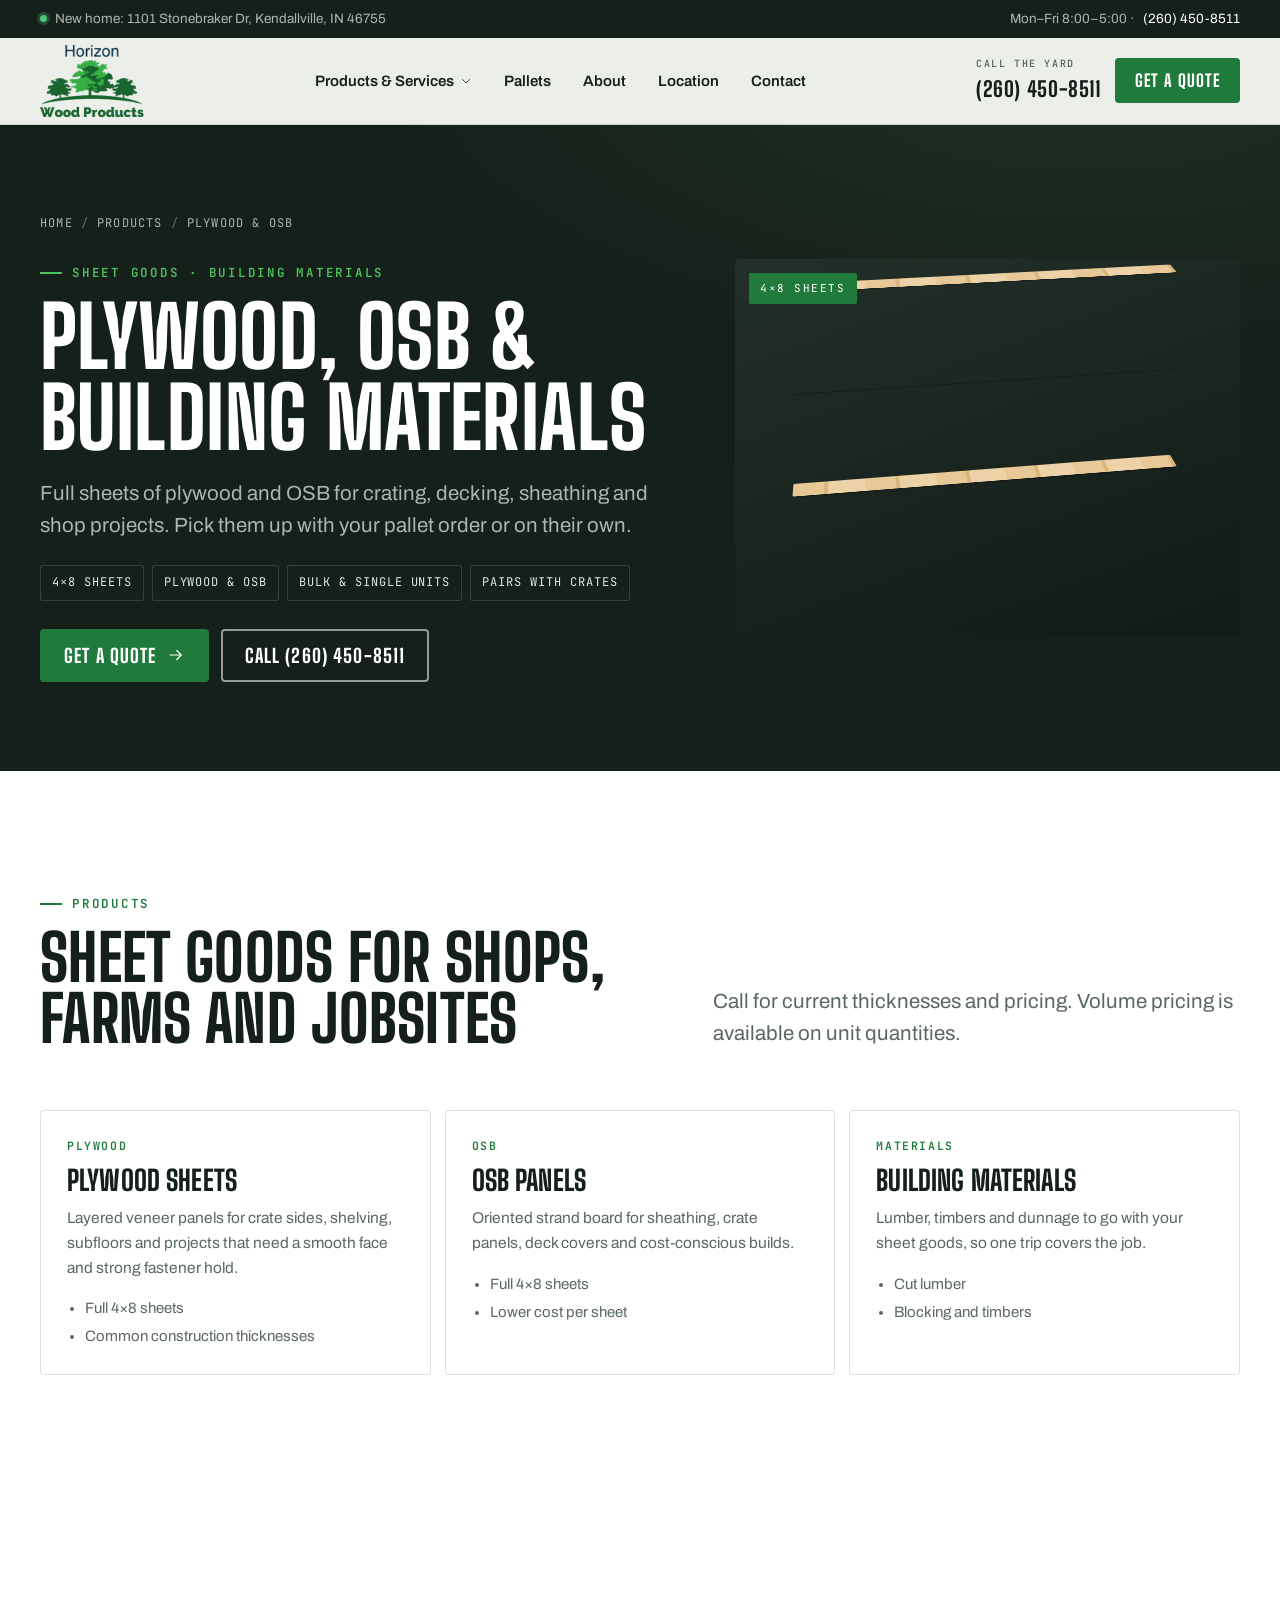
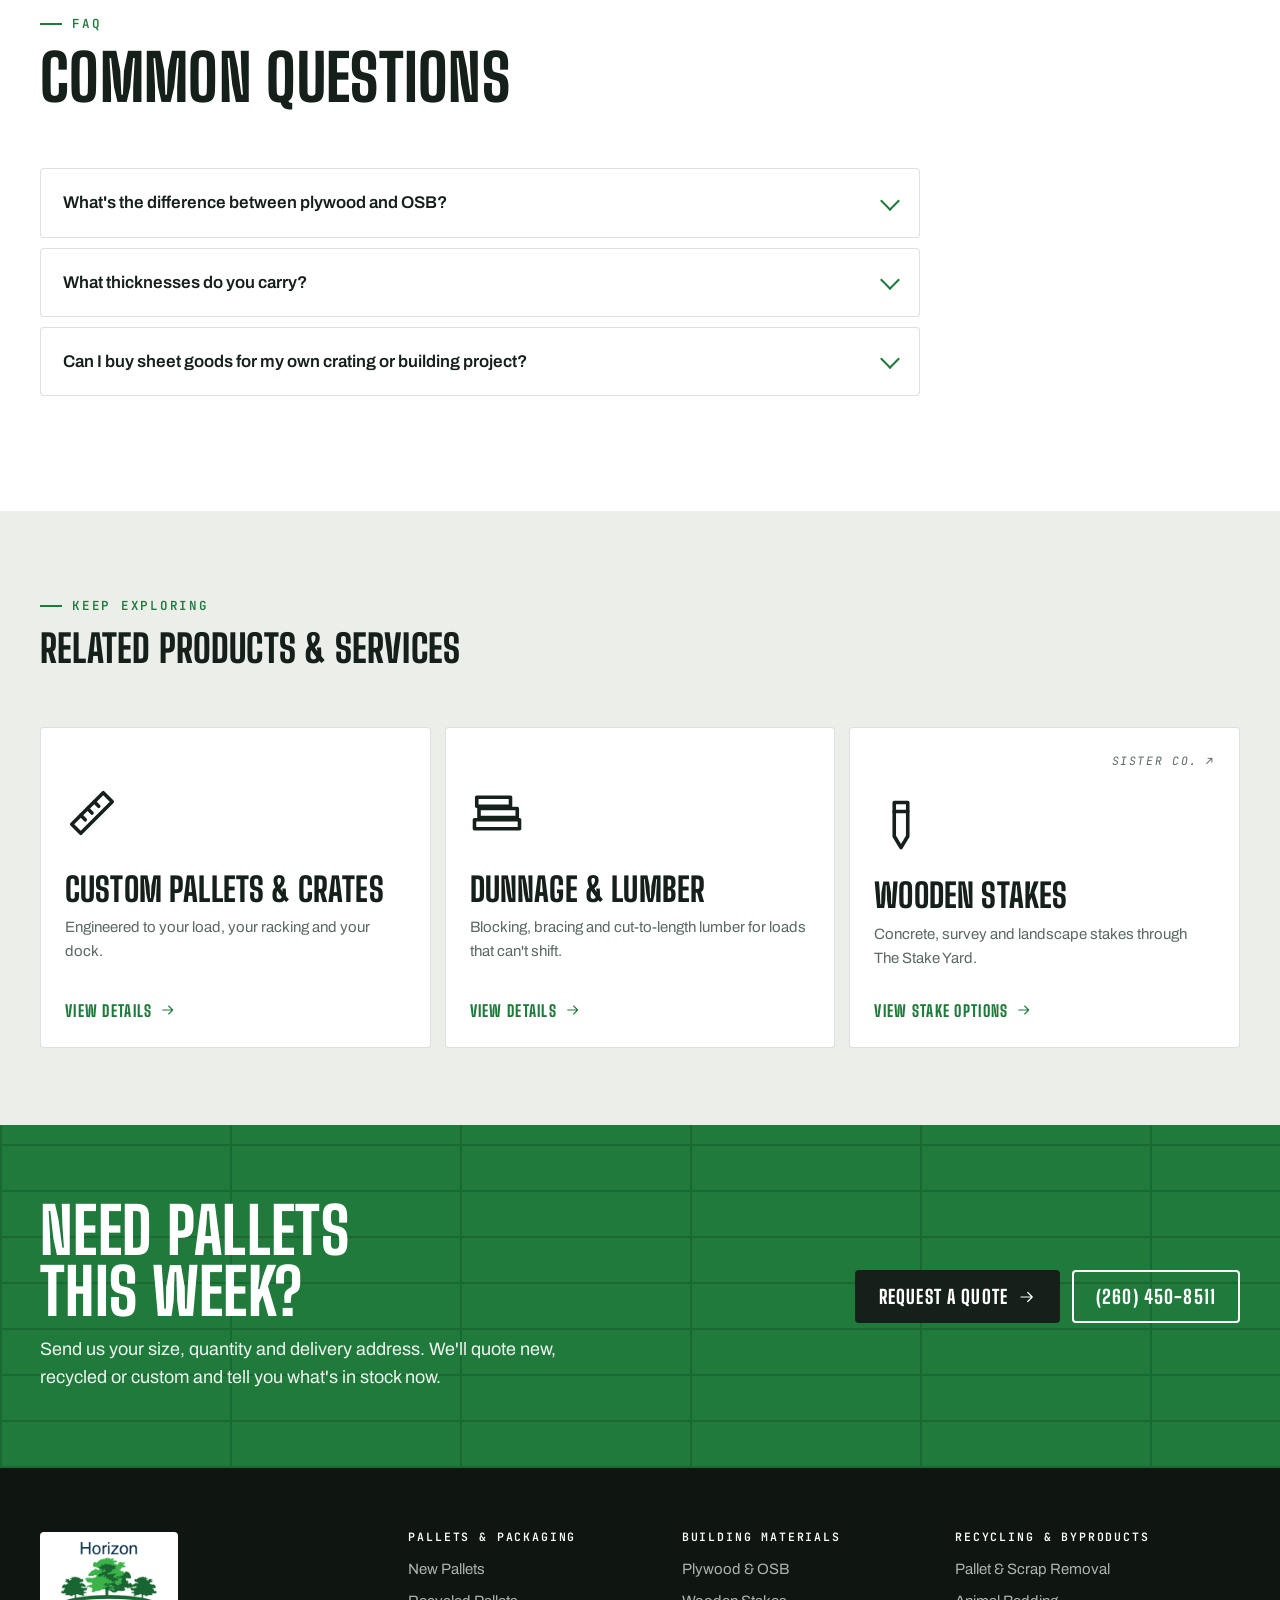
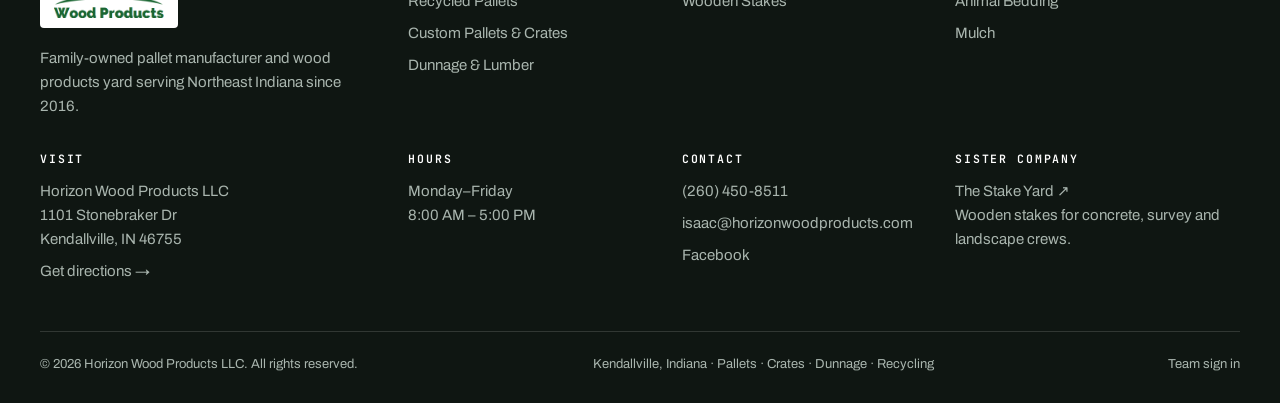
<file: plywood-osb.html>
<!doctype html>
<html lang="en-US">
<head>
<meta charset="utf-8">
<meta name="viewport" content="width=device-width, initial-scale=1, viewport-fit=cover">
<title>Plywood &amp; OSB Sheets in Kendallville, IN | Horizon Wood</title>
<meta name="claude:viewport-fit-sides" content="cover">
<meta name="description" content="Buy plywood and OSB sheets in Kendallville, Indiana. 4×8 sheet goods and building materials for crating, sheathing and jobsites, in single sheets or bulk.">
<link rel="canonical" href="https://horizonwoodproducts.com/plywood-osb.html">
<meta name="robots" content="index, follow, max-image-preview:large">
<meta name="theme-color" content="#16201b">
<meta name="geo.region" content="US-IN">
<meta name="geo.placename" content="Kendallville, Indiana">
<meta property="og:type" content="website">
<meta property="og:site_name" content="Horizon Wood Products">
<meta property="og:title" content="Plywood &amp; OSB Sheets in Kendallville, IN | Horizon Wood">
<meta property="og:description" content="Buy plywood and OSB sheets in Kendallville, Indiana. 4×8 sheet goods and building materials for crating, sheathing and jobsites, in single sheets or bulk.">
<meta property="og:url" content="https://horizonwoodproducts.com/plywood-osb.html">
<meta property="og:image" content="https://horizonwoodproducts.com/assets/img/og-horizon.jpg">
<meta property="og:image:width" content="1200">
<meta property="og:image:height" content="630">
<meta property="og:locale" content="en_US">
<meta name="twitter:card" content="summary_large_image">
<meta name="twitter:title" content="Plywood &amp; OSB Sheets in Kendallville, IN | Horizon Wood">
<meta name="twitter:description" content="Buy plywood and OSB sheets in Kendallville, Indiana. 4×8 sheet goods and building materials for crating, sheathing and jobsites, in single sheets or bulk.">
<meta name="twitter:image" content="https://horizonwoodproducts.com/assets/img/og-horizon.jpg">
<link rel="icon" href="assets/img/favicon.png" type="image/png">
<link rel="apple-touch-icon" href="assets/img/apple-touch-icon.png">
<link rel="preconnect" href="https://fonts.googleapis.com">
<link rel="preconnect" href="https://fonts.gstatic.com" crossorigin>
<link rel="stylesheet" href="https://fonts.googleapis.com/css2?family=Archivo:wght@400;500;600;700&family=Big+Shoulders+Display:wght@700;800;900&family=Big+Shoulders+Stencil+Display:wght@800&family=JetBrains+Mono:wght@500;600&display=swap">

<link rel="stylesheet" href="assets/css/styles.css">
<script type="application/ld+json">{"@context": "https://schema.org", "@type": "LocalBusiness", "@id": "https://horizonwoodproducts.com/#business", "name": "Horizon Wood Products LLC", "alternateName": "Horizon Wood Products", "url": "https://horizonwoodproducts.com/", "logo": "https://horizonwoodproducts.com/assets/img/logo.png", "image": "https://horizonwoodproducts.com/assets/img/og-horizon.jpg", "telephone": "+12604508511", "email": "isaac@horizonwoodproducts.com", "priceRange": "$$", "address": {"@type": "PostalAddress", "streetAddress": "1101 Stonebraker Dr", "addressLocality": "Kendallville", "addressRegion": "IN", "postalCode": "46755", "addressCountry": "US"}, "openingHoursSpecification": [{"@type": "OpeningHoursSpecification", "dayOfWeek": ["Monday", "Tuesday", "Wednesday", "Thursday", "Friday"], "opens": "08:00", "closes": "17:00"}], "sameAs": ["https://www.facebook.com/profile.php?id=100089340871191"]}</script>
<script type="application/ld+json">{"@context": "https://schema.org", "@type": "Service", "name": "Plywood & OSB", "serviceType": "Building materials supply", "description": "Buy plywood and OSB sheets in Kendallville, Indiana. 4×8 sheet goods and building materials for crating, sheathing and jobsites, in single sheets or bulk.", "url": "https://horizonwoodproducts.com/plywood-osb.html", "provider": {"@id": "https://horizonwoodproducts.com/#business"}, "areaServed": {"@type": "GeoCircle", "geoMidpoint": {"@type": "GeoCoordinates", "postalCode": "46755", "addressCountry": "US"}, "geoRadius": "160934"}}</script>
<script type="application/ld+json">{"@context": "https://schema.org", "@type": "BreadcrumbList", "itemListElement": [{"@type": "ListItem", "position": 1, "name": "Home", "item": "https://horizonwoodproducts.com/"}, {"@type": "ListItem", "position": 2, "name": "Products", "item": "https://horizonwoodproducts.com/"}, {"@type": "ListItem", "position": 3, "name": "Plywood &amp; OSB", "item": "https://horizonwoodproducts.com/plywood-osb.html"}]}</script>
<script type="application/ld+json">{"@context": "https://schema.org", "@type": "FAQPage", "mainEntity": [{"@type": "Question", "name": "What's the difference between plywood and OSB?", "acceptedAnswer": {"@type": "Answer", "text": "Plywood is made from thin wood veneers glued in alternating layers. OSB (oriented strand board) is made from compressed wood strands. OSB usually costs less; plywood holds fasteners a little better and handles moisture better at the edges."}}, {"@type": "Question", "name": "What thicknesses do you carry?", "acceptedAnswer": {"@type": "Answer", "text": "We sell full 4×8 sheets in common thicknesses. Stock changes, so call or send a quote request with the thickness and quantity you need."}}, {"@type": "Question", "name": "Can I buy sheet goods for my own crating or building project?", "acceptedAnswer": {"@type": "Answer", "text": "Yes. Contractors, farms, manufacturers and homeowners all buy plywood and OSB from us."}}]}</script>
</head>
<body>
<a class="skip" href="#main">Skip to content</a>
<div class="topbar"><div class="wrap">
  <span><i class="dot" aria-hidden="true"></i>New home: 1101 Stonebraker Dr, Kendallville, IN 46755</span>
  <span>Mon–Fri 8:00–5:00 · <a href="tel:+12604508511">(260) 450-8511</a></span>
</div></div>
<header class="site-header">
  <nav class="wrap nav" aria-label="Main">
    <a class="logo" href="index.html" aria-label="Horizon Wood Products home"><img src="assets/img/horizon-logo.png" alt="Horizon Wood Products" width="266" height="184"></a>
    <ul class="menu" id="menu">
      <li class="has-mega"><button type="button" aria-expanded="false" aria-controls="mega">Products &amp; Services <svg class="" viewBox="0 0 24 24" fill="none" stroke="currentColor" stroke-width="1.6" stroke-linecap="round" stroke-linejoin="round" aria-hidden="true"><path d="M5 9l7 7 7-7"/></svg></button><div class="mega" id="mega"><div class="wrap"><div><h3>PALLETS & PACKAGING</h3><ul><li><a href="pallets.html"><strong>New Pallets</strong><span>GMA 48×40 and every standard size, built to order in our shop.</span></a></li><li><a href="recycled-pallets.html"><strong>Recycled Pallets</strong><span>Graded, repaired and ready to ship at a fraction of new cost.</span></a></li><li><a href="custom-pallets-crates.html"><strong>Custom Pallets & Crates</strong><span>Engineered to your load, your racking and your dock.</span></a></li><li><a href="dunnage.html"><strong>Dunnage & Lumber</strong><span>Blocking, bracing and cut-to-length lumber for loads that can't shift.</span></a></li></ul></div><div><h3>BUILDING MATERIALS</h3><ul><li><a href="plywood-osb.html"><strong>Plywood & OSB</strong><span>Sheet goods and building materials for crating, decking and jobsites.</span></a></li><li><a href="wooden-stakes.html"><strong>Wooden Stakes</strong><span>Concrete, survey and landscape stakes through The Stake Yard.</span></a></li></ul></div><div><h3>RECYCLING & BYPRODUCTS</h3><ul><li><a href="pallet-scrap-removal.html"><strong>Pallet & Scrap Removal</strong><span>Free pickup of reusable pallets. Scheduled hauling for wood scrap.</span></a></li><li><a href="animal-bedding.html"><strong>Animal Bedding</strong><span>Bulk ground-wood bedding for barns, stalls and coops.</span></a></li><li><a href="mulch.html"><strong>Mulch</strong><span>Bulk natural wood mulch for landscapers, contractors and homeowners.</span></a></li></ul></div><div class="mega-cta"><div><p class="eyebrow">Not sure what you need?</p></div><h3 class="h-sm">Tell us the load. We'll spec the pallet.</h3><p>Send dimensions, weight and quantity and we'll recommend new, recycled or custom.</p><a class="btn" href="contact.html">Get a quote <svg class="" viewBox="0 0 24 24" fill="none" stroke="currentColor" stroke-width="1.6" stroke-linecap="round" stroke-linejoin="round" aria-hidden="true"><path d="M4 12h15M13 6l6 6-6 6"/></svg></a></div></div></div></li>
      <li><a href="pallets.html">Pallets</a></li>
      <li><a href="index.html#about">About</a></li>
      <li><a href="index.html#location">Location</a></li>
      <li><a href="contact.html">Contact</a></li>
      <li class="menu-mobile-cta"><a class="btn" href="contact.html">Get a quote <svg class="" viewBox="0 0 24 24" fill="none" stroke="currentColor" stroke-width="1.6" stroke-linecap="round" stroke-linejoin="round" aria-hidden="true"><path d="M4 12h15M13 6l6 6-6 6"/></svg></a><a class="btn ghost" href="tel:+12604508511">Call (260) 450-8511</a></li>
    </ul>
    <div class="nav-cta">
      <a class="nav-phone" href="tel:+12604508511"><small>CALL THE YARD</small>(260) 450-8511</a>
      <a class="btn" href="contact.html">Get a quote</a>
      <button class="burger" type="button" aria-label="Open menu" aria-expanded="false" aria-controls="menu"><span></span></button>
    </div>
  </nav>
</header>
<main id="main">
<section class="phero on-dark"><div class="grain"></div><div class="wrap">
  <div>
    <ol class="crumbs" aria-label="Breadcrumb"><li><a href="index.html">Home</a></li><li><a href="index.html#products">Products</a></li><li aria-current="page">Plywood &amp; OSB</li></ol>
    <p class="eyebrow">Sheet goods · Building materials</p>
    <h1>Plywood, OSB &amp; building materials</h1>
    <p class="lead">Full sheets of plywood and OSB for crating, decking, sheathing and shop projects. Pick them up with your pallet order or on their own.</p>
    <ul class="quickfacts"><li>4×8 sheets</li><li>Plywood &amp; OSB</li><li>Bulk &amp; single units</li><li>Pairs with crates</li></ul>
    <div class="btn-row"><a class="btn" href="contact.html#plywood-osb">Get a quote <svg class="" viewBox="0 0 24 24" fill="none" stroke="currentColor" stroke-width="1.6" stroke-linecap="round" stroke-linejoin="round" aria-hidden="true"><path d="M4 12h15M13 6l6 6-6 6"/></svg></a><a class="btn ghost" href="tel:+12604508511">Call (260) 450-8511</a></div>
  </div>
  <figure class="phero-media" style="margin:0;background:linear-gradient(160deg,#22302a,#121a16)"><div class="sheets-art"><div class="ply" style="bottom:40%;animation-delay:0.1s"></div><div class="osb" style="bottom:66%;animation-delay:0.2s"></div><div class="ply" style="bottom:92%;animation-delay:0.30000000000000004s"></div><div class="osb" style="bottom:118%;animation-delay:0.4s"></div><div class="ply" style="bottom:144%;animation-delay:0.5s"></div></div><span class="tag">4×8 sheets</span></figure>
</div></section>
<section class="section white" aria-labelledby="h-646336"><div class="wrap">
  <div class="sec-head"><div><p class="eyebrow">Products</p><h2 id="h-646336" class="h-lg">Sheet goods for shops, farms and jobsites</h2></div><p class="lead">Call for current thicknesses and pricing. Volume pricing is available on unit quantities.</p></div>
  <div class="offer" style="--cols:3"><article data-reveal="0"><span class="k">Plywood</span><h3>Plywood sheets</h3><p>Layered veneer panels for crate sides, shelving, subfloors and projects that need a smooth face and strong fastener hold.</p><ul><li>Full 4×8 sheets</li><li>Common construction thicknesses</li></ul></article><article data-reveal="1"><span class="k">OSB</span><h3>OSB panels</h3><p>Oriented strand board for sheathing, crate panels, deck covers and cost-conscious builds.</p><ul><li>Full 4×8 sheets</li><li>Lower cost per sheet</li></ul></article><article data-reveal="2"><span class="k">Materials</span><h3>Building materials</h3><p>Lumber, timbers and dunnage to go with your sheet goods, so one trip covers the job.</p><ul><li>Cut lumber</li><li>Blocking and timbers</li></ul></article></div>
</div></section>
<section class="section white" aria-labelledby="faq-h"><div class="wrap">
  <div class="sec-head"><div><p class="eyebrow">FAQ</p><h2 id="faq-h" class="h-lg">Common questions</h2></div></div>
  <div class="faq" data-reveal><details><summary>What&#x27;s the difference between plywood and OSB?</summary><div class="ans"><p>Plywood is made from thin wood veneers glued in alternating layers. OSB (oriented strand board) is made from compressed wood strands. OSB usually costs less; plywood holds fasteners a little better and handles moisture better at the edges.</p></div></details><details><summary>What thicknesses do you carry?</summary><div class="ans"><p>We sell full 4×8 sheets in common thicknesses. Stock changes, so call or send a quote request with the thickness and quantity you need.</p></div></details><details><summary>Can I buy sheet goods for my own crating or building project?</summary><div class="ans"><p>Yes. Contractors, farms, manufacturers and homeowners all buy plywood and OSB from us.</p></div></details></div>
</div></section>
<section class="section tight" aria-labelledby="rel-h"><div class="wrap">
  <div class="sec-head"><div><p class="eyebrow">Keep exploring</p><h2 id="rel-h" class="h-md">Related products &amp; services</h2></div></div>
  <div class="related"><a class="card " href="custom-pallets-crates.html" data-reveal="0"><div class="num"><span></span></div><svg class="icon" viewBox="0 0 24 24" fill="none" stroke="currentColor" stroke-width="1.6" stroke-linecap="round" stroke-linejoin="round" aria-hidden="true"><path d="M3 17L17 3l4 4L7 21z"/><path d="M7 13l2 2M10 10l2 2M13 7l2 2"/></svg><div><h3>Custom Pallets & Crates</h3><p>Engineered to your load, your racking and your dock.</p></div><span class="go">View details <svg class="" viewBox="0 0 24 24" fill="none" stroke="currentColor" stroke-width="1.6" stroke-linecap="round" stroke-linejoin="round" aria-hidden="true"><path d="M4 12h15M13 6l6 6-6 6"/></svg></span></a><a class="card " href="dunnage.html" data-reveal="0"><div class="num"><span></span></div><svg class="icon" viewBox="0 0 24 24" fill="none" stroke="currentColor" stroke-width="1.6" stroke-linecap="round" stroke-linejoin="round" aria-hidden="true"><rect x="2" y="15" width="20" height="4"/><rect x="4" y="10" width="17" height="4"/><rect x="3" y="5" width="15" height="4"/></svg><div><h3>Dunnage & Lumber</h3><p>Blocking, bracing and cut-to-length lumber for loads that can't shift.</p></div><span class="go">View details <svg class="" viewBox="0 0 24 24" fill="none" stroke="currentColor" stroke-width="1.6" stroke-linecap="round" stroke-linejoin="round" aria-hidden="true"><path d="M4 12h15M13 6l6 6-6 6"/></svg></span></a><a class="card " href="wooden-stakes.html" data-reveal="0"><div class="num"><span></span><em>SISTER CO. ↗</em></div><svg class="icon" viewBox="0 0 24 24" fill="none" stroke="currentColor" stroke-width="1.6" stroke-linecap="round" stroke-linejoin="round" aria-hidden="true"><path d="M9 2h6v15l-3 5-3-5z"/><path d="M9 6h6"/></svg><div><h3>Wooden Stakes</h3><p>Concrete, survey and landscape stakes through The Stake Yard.</p></div><span class="go">View stake options <svg class="" viewBox="0 0 24 24" fill="none" stroke="currentColor" stroke-width="1.6" stroke-linecap="round" stroke-linejoin="round" aria-hidden="true"><path d="M4 12h15M13 6l6 6-6 6"/></svg></span></a></div>
</div></section>
<section class="cta-band" aria-label="Request a quote"><div class="wrap">
  <div><h2>Need pallets this week?</h2><p>Send us your size, quantity and delivery address. We'll quote new, recycled or custom and tell you what's in stock now.</p></div>
  <div class="btn-row"><a class="btn" href="contact.html#plywood-osb">Request a quote <svg class="" viewBox="0 0 24 24" fill="none" stroke="currentColor" stroke-width="1.6" stroke-linecap="round" stroke-linejoin="round" aria-hidden="true"><path d="M4 12h15M13 6l6 6-6 6"/></svg></a><a class="btn ghost" href="tel:+12604508511">(260) 450-8511</a></div>
</div></section>
</main>
<footer class="site-footer">
  <div class="wrap">
    <div class="foot-grid">
      <div>
        <a class="logo" href="index.html" aria-label="Horizon Wood Products home"><img src="assets/img/horizon-logo.png" alt="Horizon Wood Products" width="266" height="184"></a>
        <p style="max-width:34ch">Family-owned pallet manufacturer and wood products yard serving Northeast Indiana since 2016.</p>
      </div>
      <div><h3>PALLETS & PACKAGING</h3><ul><li><a href="pallets.html">New Pallets</a></li><li><a href="recycled-pallets.html">Recycled Pallets</a></li><li><a href="custom-pallets-crates.html">Custom Pallets & Crates</a></li><li><a href="dunnage.html">Dunnage & Lumber</a></li></ul></div><div><h3>BUILDING MATERIALS</h3><ul><li><a href="plywood-osb.html">Plywood & OSB</a></li><li><a href="wooden-stakes.html">Wooden Stakes</a></li></ul></div><div><h3>RECYCLING & BYPRODUCTS</h3><ul><li><a href="pallet-scrap-removal.html">Pallet & Scrap Removal</a></li><li><a href="animal-bedding.html">Animal Bedding</a></li><li><a href="mulch.html">Mulch</a></li></ul></div>
    </div>
    <div class="foot-grid" style="margin-top:36px">
      <div><h3>VISIT</h3><address style="font-style:normal">Horizon Wood Products LLC<br>1101 Stonebraker Dr<br>Kendallville, IN 46755</address><p style="margin-top:8px"><a href="https://www.google.com/maps/dir/?api=1&destination=1101+Stonebraker+Dr+Kendallville+IN+46755" rel="noopener" target="_blank">Get directions →</a></p></div>
      <div><h3>HOURS</h3><p>Monday–Friday<br>8:00 AM – 5:00 PM</p></div>
      <div><h3>CONTACT</h3><ul><li><a href="tel:+12604508511">(260) 450-8511</a></li><li><a href="mailto:isaac@horizonwoodproducts.com">isaac@horizonwoodproducts.com</a></li><li><a href="https://www.facebook.com/profile.php?id=100089340871191" rel="noopener" target="_blank">Facebook</a></li></ul></div>
      <div><h3>SISTER COMPANY</h3><p><a href="https://thestakeyard.com/" rel="noopener" target="_blank">The Stake Yard ↗</a><br>Wooden stakes for concrete, survey and landscape crews.</p></div>
    </div>
    <div class="foot-base"><span>© <span data-year>2026</span> Horizon Wood Products LLC. All rights reserved.</span><span>Kendallville, Indiana · Pallets · Crates · Dunnage · Recycling</span><a href="https://hwp-hq.web.app" rel="nofollow">Team sign in</a></div>
  </div>
</footer>
<script src="assets/js/main.js" defer></script>
</body>
</html>
</file>
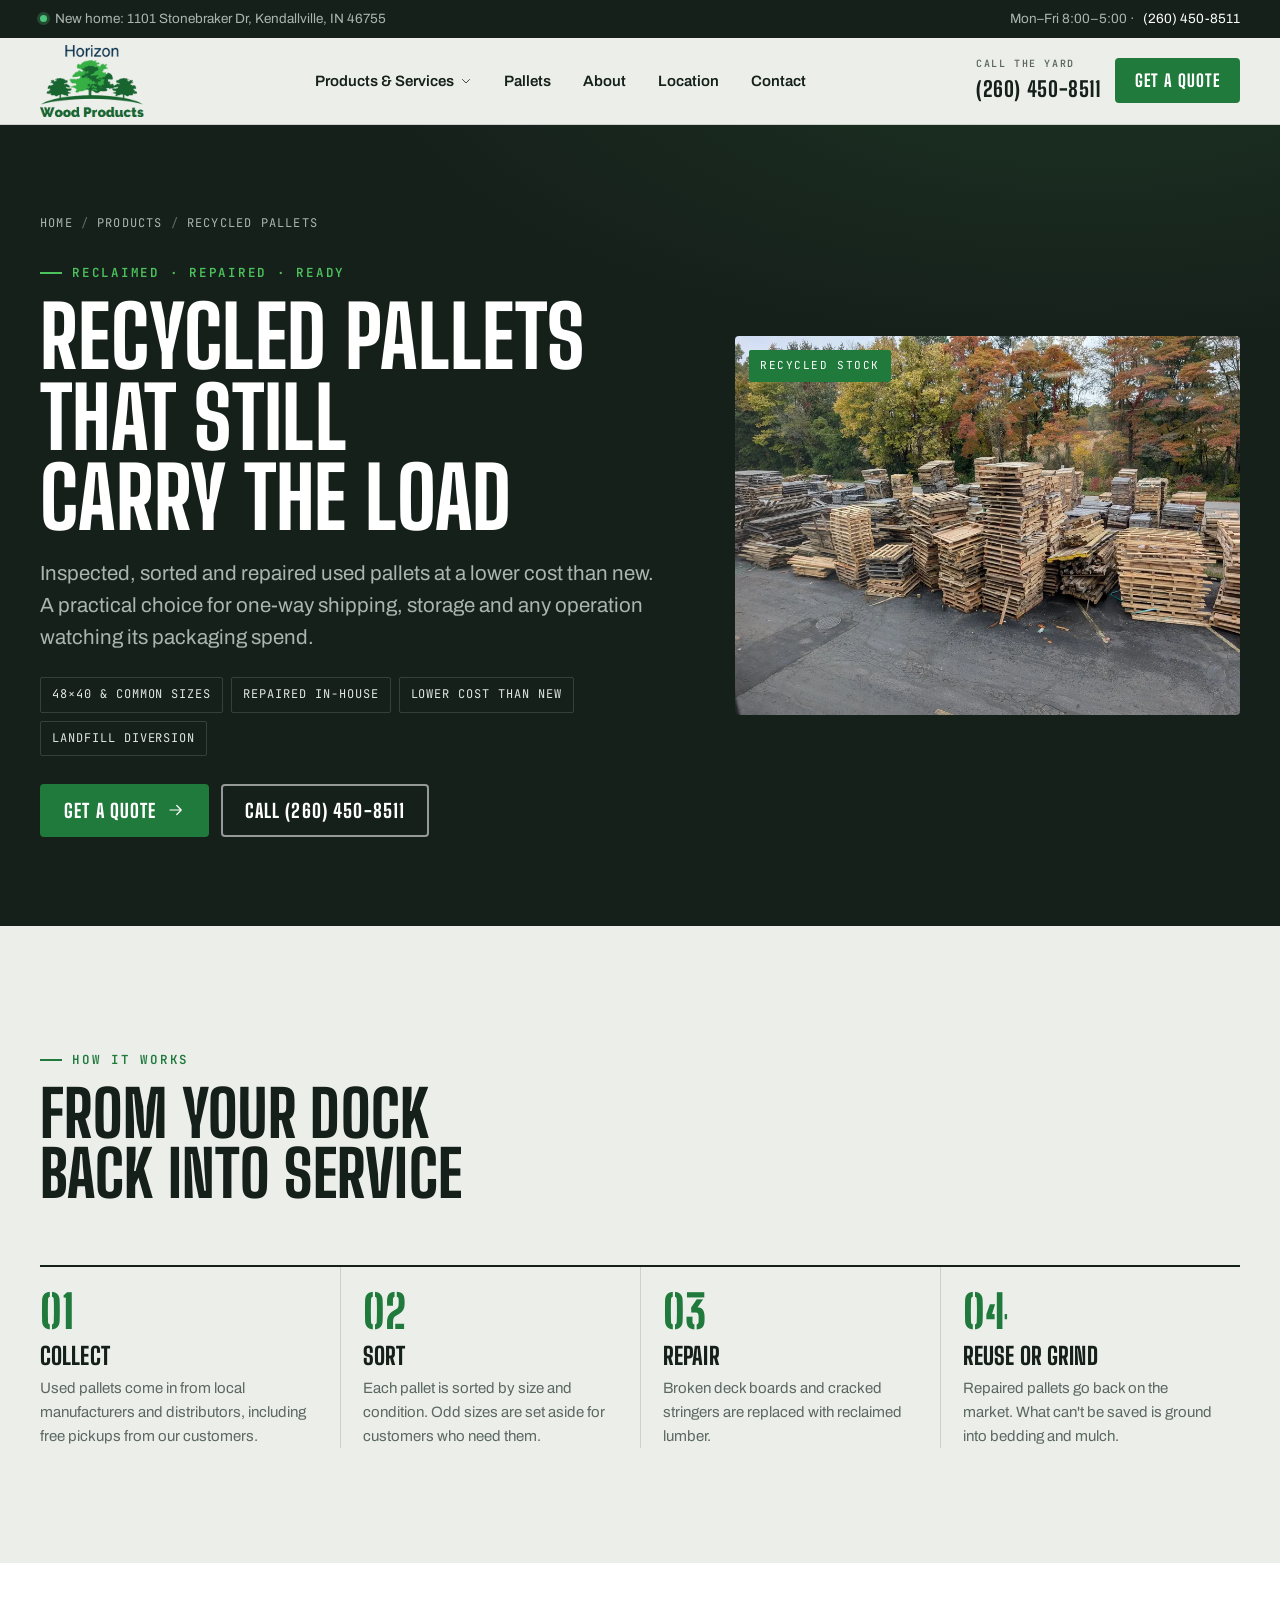
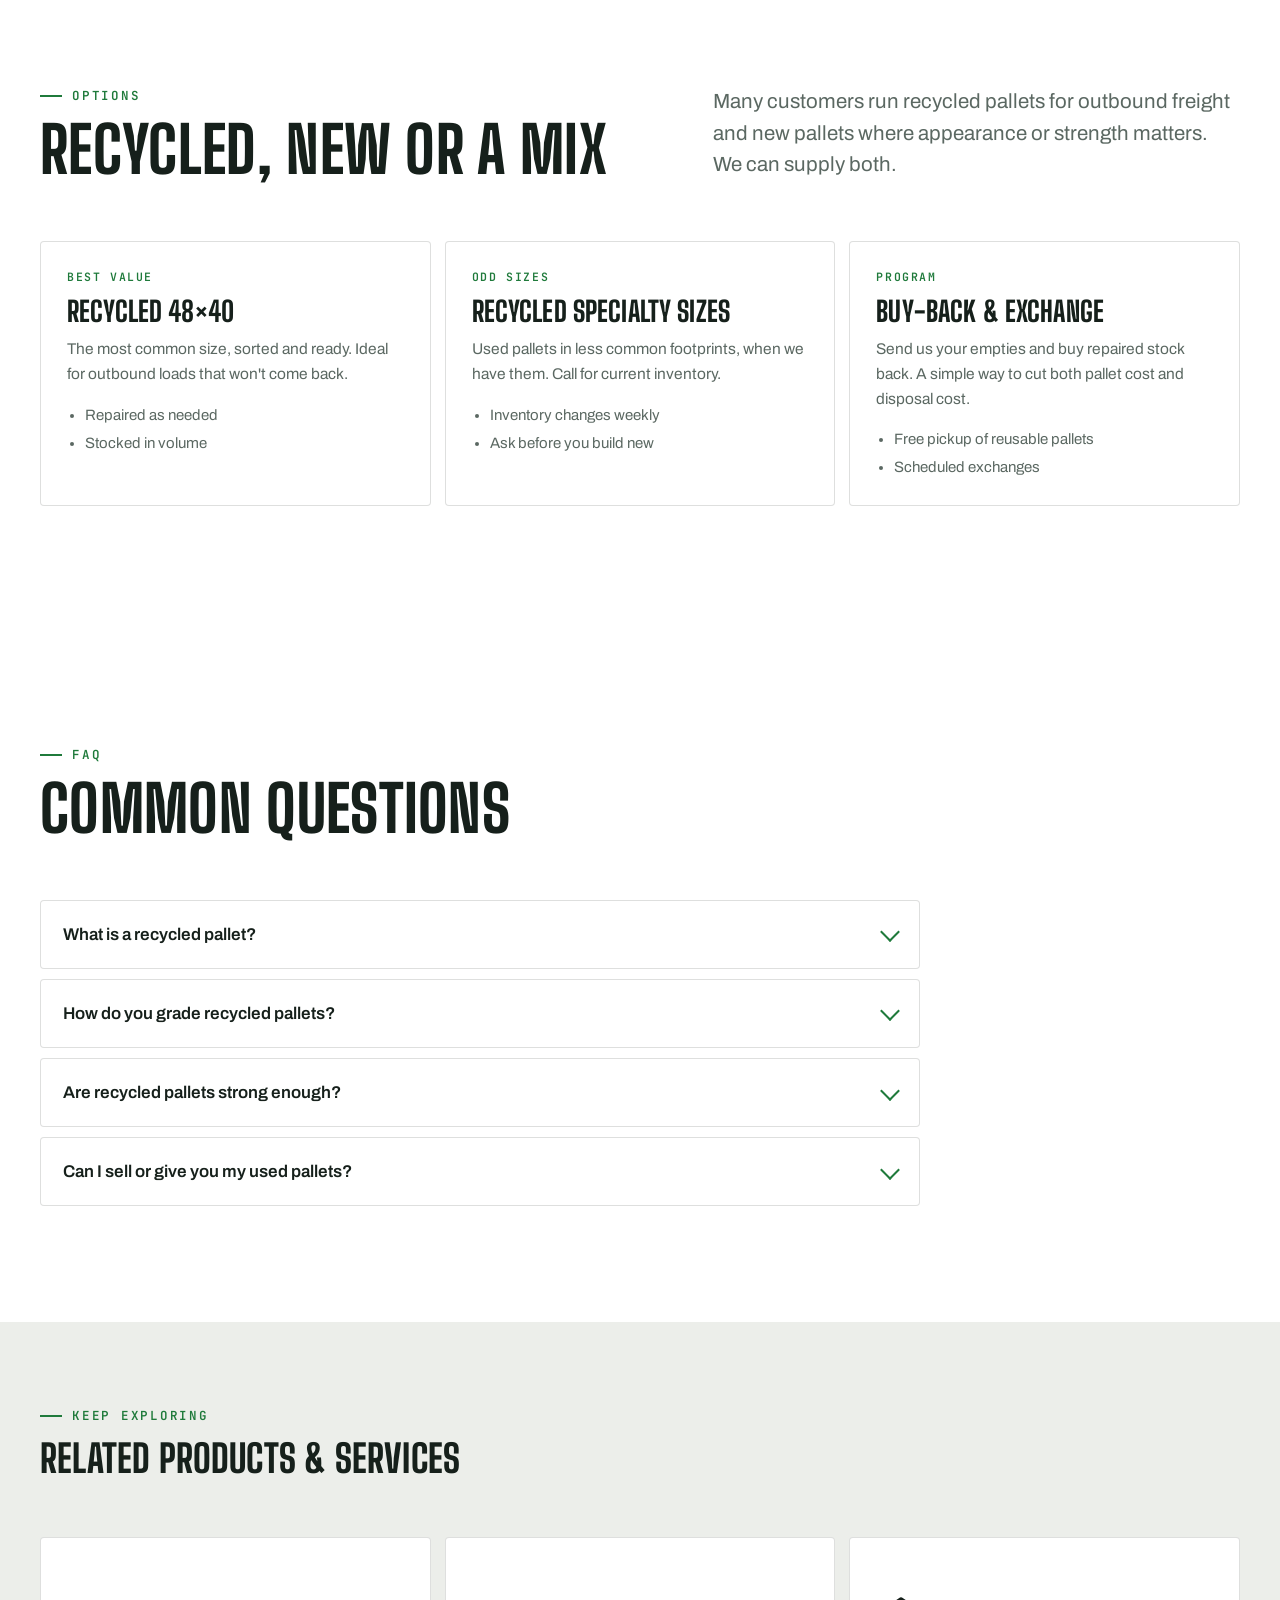
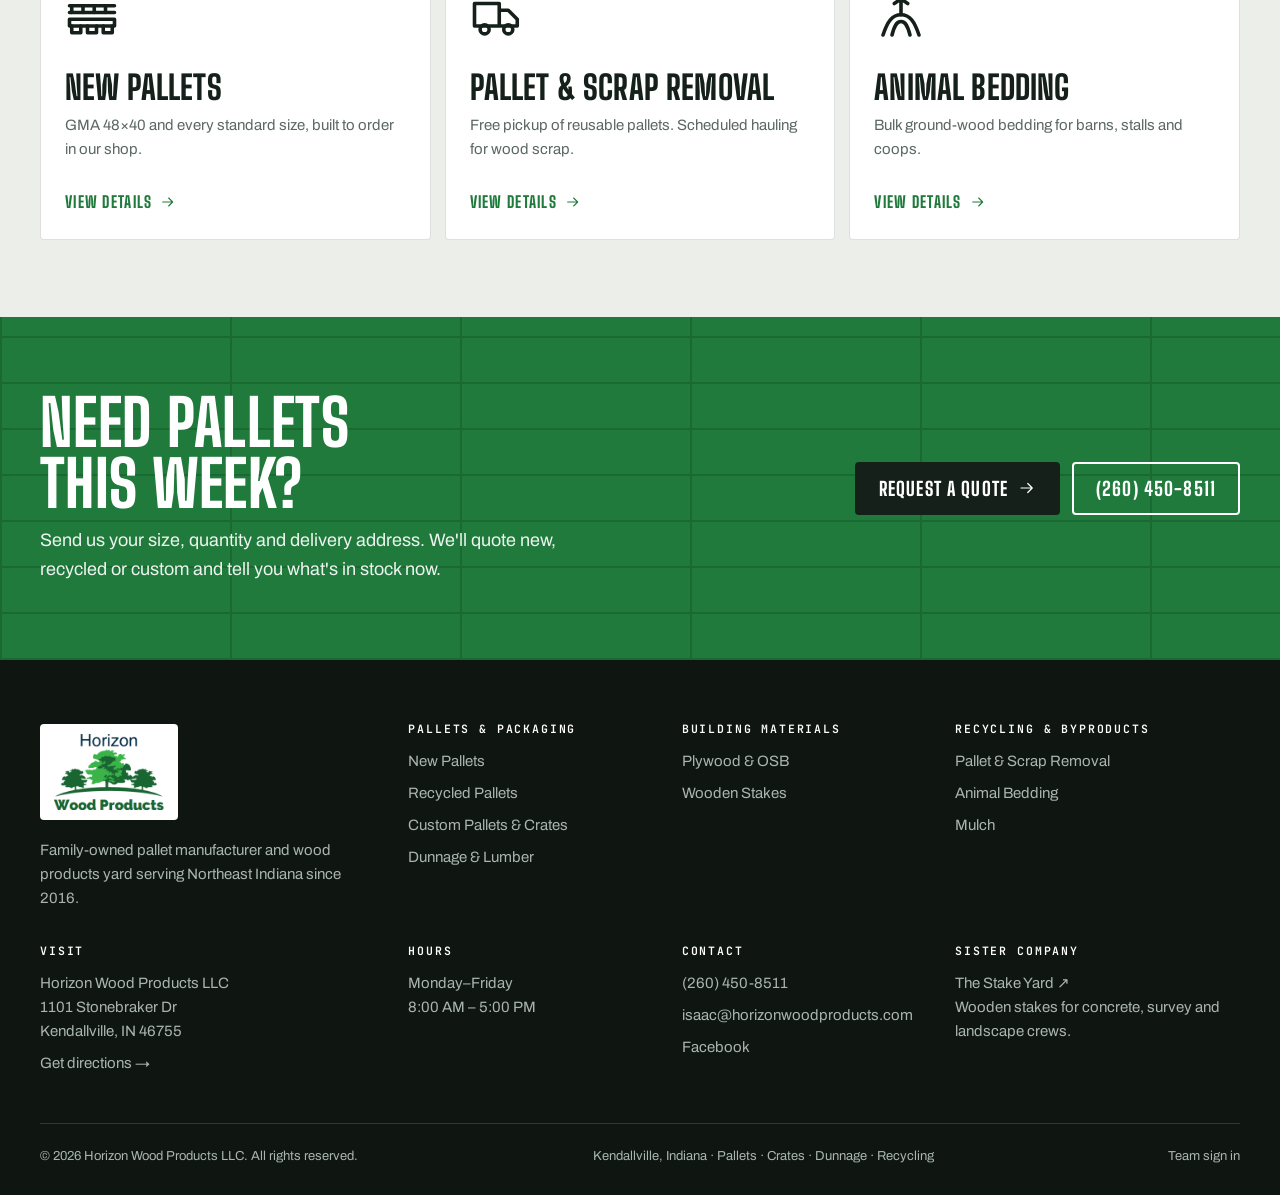
<file: recycled-pallets.html>
<!doctype html>
<html lang="en-US">
<head>
<meta charset="utf-8">
<meta name="viewport" content="width=device-width, initial-scale=1, viewport-fit=cover">
<title>Recycled Pallets in NE Indiana | Horizon Wood Products</title>
<meta name="claude:viewport-fit-sides" content="cover">
<meta name="description" content="Recycled and repaired wood pallets from Kendallville, IN. Graded used pallets at a lower cost than new, with free pickup of your reusable pallets.">
<link rel="canonical" href="https://horizonwoodproducts.com/recycled-pallets.html">
<meta name="robots" content="index, follow, max-image-preview:large">
<meta name="theme-color" content="#16201b">
<meta name="geo.region" content="US-IN">
<meta name="geo.placename" content="Kendallville, Indiana">
<meta property="og:type" content="website">
<meta property="og:site_name" content="Horizon Wood Products">
<meta property="og:title" content="Recycled Pallets in NE Indiana | Horizon Wood Products">
<meta property="og:description" content="Recycled and repaired wood pallets from Kendallville, IN. Graded used pallets at a lower cost than new, with free pickup of your reusable pallets.">
<meta property="og:url" content="https://horizonwoodproducts.com/recycled-pallets.html">
<meta property="og:image" content="https://horizonwoodproducts.com/assets/img/og-horizon.jpg">
<meta property="og:image:width" content="1200">
<meta property="og:image:height" content="630">
<meta property="og:locale" content="en_US">
<meta name="twitter:card" content="summary_large_image">
<meta name="twitter:title" content="Recycled Pallets in NE Indiana | Horizon Wood Products">
<meta name="twitter:description" content="Recycled and repaired wood pallets from Kendallville, IN. Graded used pallets at a lower cost than new, with free pickup of your reusable pallets.">
<meta name="twitter:image" content="https://horizonwoodproducts.com/assets/img/og-horizon.jpg">
<link rel="icon" href="assets/img/favicon.png" type="image/png">
<link rel="apple-touch-icon" href="assets/img/apple-touch-icon.png">
<link rel="preconnect" href="https://fonts.googleapis.com">
<link rel="preconnect" href="https://fonts.gstatic.com" crossorigin>
<link rel="stylesheet" href="https://fonts.googleapis.com/css2?family=Archivo:wght@400;500;600;700&family=Big+Shoulders+Display:wght@700;800;900&family=Big+Shoulders+Stencil+Display:wght@800&family=JetBrains+Mono:wght@500;600&display=swap">
<link rel="preload" as="image" href="assets/img/pallet-yard-fall-sm.webp" fetchpriority="high">
<link rel="stylesheet" href="assets/css/styles.css">
<script type="application/ld+json">{"@context": "https://schema.org", "@type": "LocalBusiness", "@id": "https://horizonwoodproducts.com/#business", "name": "Horizon Wood Products LLC", "alternateName": "Horizon Wood Products", "url": "https://horizonwoodproducts.com/", "logo": "https://horizonwoodproducts.com/assets/img/logo.png", "image": "https://horizonwoodproducts.com/assets/img/og-horizon.jpg", "telephone": "+12604508511", "email": "isaac@horizonwoodproducts.com", "priceRange": "$$", "address": {"@type": "PostalAddress", "streetAddress": "1101 Stonebraker Dr", "addressLocality": "Kendallville", "addressRegion": "IN", "postalCode": "46755", "addressCountry": "US"}, "openingHoursSpecification": [{"@type": "OpeningHoursSpecification", "dayOfWeek": ["Monday", "Tuesday", "Wednesday", "Thursday", "Friday"], "opens": "08:00", "closes": "17:00"}], "sameAs": ["https://www.facebook.com/profile.php?id=100089340871191"]}</script>
<script type="application/ld+json">{"@context": "https://schema.org", "@type": "Service", "name": "Recycled Pallets", "serviceType": "Pallet recycling", "description": "Recycled and repaired wood pallets from Kendallville, IN. Graded used pallets at a lower cost than new, with free pickup of your reusable pallets.", "url": "https://horizonwoodproducts.com/recycled-pallets.html", "provider": {"@id": "https://horizonwoodproducts.com/#business"}, "areaServed": {"@type": "GeoCircle", "geoMidpoint": {"@type": "GeoCoordinates", "postalCode": "46755", "addressCountry": "US"}, "geoRadius": "160934"}}</script>
<script type="application/ld+json">{"@context": "https://schema.org", "@type": "BreadcrumbList", "itemListElement": [{"@type": "ListItem", "position": 1, "name": "Home", "item": "https://horizonwoodproducts.com/"}, {"@type": "ListItem", "position": 2, "name": "Products", "item": "https://horizonwoodproducts.com/"}, {"@type": "ListItem", "position": 3, "name": "Recycled Pallets", "item": "https://horizonwoodproducts.com/recycled-pallets.html"}]}</script>
<script type="application/ld+json">{"@context": "https://schema.org", "@type": "FAQPage", "mainEntity": [{"@type": "Question", "name": "What is a recycled pallet?", "acceptedAnswer": {"@type": "Answer", "text": "A recycled pallet is a used pallet that has been inspected, sorted and repaired as needed so it can go back into service. It costs less than a new pallet and keeps usable wood out of the landfill."}}, {"@type": "Question", "name": "How do you grade recycled pallets?", "acceptedAnswer": {"@type": "Answer", "text": "We sort used pallets by size and condition. Pallets that need work get broken boards replaced. Pallets that can't be repaired are dismantled for parts or ground into bedding and mulch."}}, {"@type": "Question", "name": "Are recycled pallets strong enough?", "acceptedAnswer": {"@type": "Answer", "text": "For most warehouse and one-way shipping, yes. Tell us your load weight and how the pallet will be handled and we'll tell you whether recycled or new is the better fit."}}, {"@type": "Question", "name": "Can I sell or give you my used pallets?", "acceptedAnswer": {"@type": "Answer", "text": "Yes. We pick up reusable pallets for free. See our pallet and scrap removal page for how pickup works."}}]}</script>
</head>
<body>
<a class="skip" href="#main">Skip to content</a>
<div class="topbar"><div class="wrap">
  <span><i class="dot" aria-hidden="true"></i>New home: 1101 Stonebraker Dr, Kendallville, IN 46755</span>
  <span>Mon–Fri 8:00–5:00 · <a href="tel:+12604508511">(260) 450-8511</a></span>
</div></div>
<header class="site-header">
  <nav class="wrap nav" aria-label="Main">
    <a class="logo" href="index.html" aria-label="Horizon Wood Products home"><img src="assets/img/horizon-logo.png" alt="Horizon Wood Products" width="266" height="184"></a>
    <ul class="menu" id="menu">
      <li class="has-mega"><button type="button" aria-expanded="false" aria-controls="mega">Products &amp; Services <svg class="" viewBox="0 0 24 24" fill="none" stroke="currentColor" stroke-width="1.6" stroke-linecap="round" stroke-linejoin="round" aria-hidden="true"><path d="M5 9l7 7 7-7"/></svg></button><div class="mega" id="mega"><div class="wrap"><div><h3>PALLETS & PACKAGING</h3><ul><li><a href="pallets.html"><strong>New Pallets</strong><span>GMA 48×40 and every standard size, built to order in our shop.</span></a></li><li><a href="recycled-pallets.html"><strong>Recycled Pallets</strong><span>Graded, repaired and ready to ship at a fraction of new cost.</span></a></li><li><a href="custom-pallets-crates.html"><strong>Custom Pallets & Crates</strong><span>Engineered to your load, your racking and your dock.</span></a></li><li><a href="dunnage.html"><strong>Dunnage & Lumber</strong><span>Blocking, bracing and cut-to-length lumber for loads that can't shift.</span></a></li></ul></div><div><h3>BUILDING MATERIALS</h3><ul><li><a href="plywood-osb.html"><strong>Plywood & OSB</strong><span>Sheet goods and building materials for crating, decking and jobsites.</span></a></li><li><a href="wooden-stakes.html"><strong>Wooden Stakes</strong><span>Concrete, survey and landscape stakes through The Stake Yard.</span></a></li></ul></div><div><h3>RECYCLING & BYPRODUCTS</h3><ul><li><a href="pallet-scrap-removal.html"><strong>Pallet & Scrap Removal</strong><span>Free pickup of reusable pallets. Scheduled hauling for wood scrap.</span></a></li><li><a href="animal-bedding.html"><strong>Animal Bedding</strong><span>Bulk ground-wood bedding for barns, stalls and coops.</span></a></li><li><a href="mulch.html"><strong>Mulch</strong><span>Bulk natural wood mulch for landscapers, contractors and homeowners.</span></a></li></ul></div><div class="mega-cta"><div><p class="eyebrow">Not sure what you need?</p></div><h3 class="h-sm">Tell us the load. We'll spec the pallet.</h3><p>Send dimensions, weight and quantity and we'll recommend new, recycled or custom.</p><a class="btn" href="contact.html">Get a quote <svg class="" viewBox="0 0 24 24" fill="none" stroke="currentColor" stroke-width="1.6" stroke-linecap="round" stroke-linejoin="round" aria-hidden="true"><path d="M4 12h15M13 6l6 6-6 6"/></svg></a></div></div></div></li>
      <li><a href="pallets.html">Pallets</a></li>
      <li><a href="index.html#about">About</a></li>
      <li><a href="index.html#location">Location</a></li>
      <li><a href="contact.html">Contact</a></li>
      <li class="menu-mobile-cta"><a class="btn" href="contact.html">Get a quote <svg class="" viewBox="0 0 24 24" fill="none" stroke="currentColor" stroke-width="1.6" stroke-linecap="round" stroke-linejoin="round" aria-hidden="true"><path d="M4 12h15M13 6l6 6-6 6"/></svg></a><a class="btn ghost" href="tel:+12604508511">Call (260) 450-8511</a></li>
    </ul>
    <div class="nav-cta">
      <a class="nav-phone" href="tel:+12604508511"><small>CALL THE YARD</small>(260) 450-8511</a>
      <a class="btn" href="contact.html">Get a quote</a>
      <button class="burger" type="button" aria-label="Open menu" aria-expanded="false" aria-controls="menu"><span></span></button>
    </div>
  </nav>
</header>
<main id="main">
<section class="phero on-dark"><div class="grain"></div><div class="wrap">
  <div>
    <ol class="crumbs" aria-label="Breadcrumb"><li><a href="index.html">Home</a></li><li><a href="index.html#products">Products</a></li><li aria-current="page">Recycled Pallets</li></ol>
    <p class="eyebrow">Reclaimed · Repaired · Ready</p>
    <h1>Recycled pallets that still carry the load</h1>
    <p class="lead">Inspected, sorted and repaired used pallets at a lower cost than new. A practical choice for one-way shipping, storage and any operation watching its packaging spend.</p>
    <ul class="quickfacts"><li>48×40 &amp; common sizes</li><li>Repaired in-house</li><li>Lower cost than new</li><li>Landfill diversion</li></ul>
    <div class="btn-row"><a class="btn" href="contact.html#recycled-pallets">Get a quote <svg class="" viewBox="0 0 24 24" fill="none" stroke="currentColor" stroke-width="1.6" stroke-linecap="round" stroke-linejoin="round" aria-hidden="true"><path d="M4 12h15M13 6l6 6-6 6"/></svg></a><a class="btn ghost" href="tel:+12604508511">Call (260) 450-8511</a></div>
  </div>
  <figure class="phero-media" style="margin:0"><img src="assets/img/pallet-yard-fall-sm.webp" alt="Stacks of sorted recycled pallets in the Horizon yard" width="960" height="723" fetchpriority="high" decoding="async"><span class="tag">Recycled stock</span></figure>
</div></section>
<section class="section " aria-labelledby="h-887972"><div class="wrap">
  <div class="sec-head"><div><p class="eyebrow">How it works</p><h2 id="h-887972" class="h-lg">From your dock back into service</h2></div></div>
  <ol class="steps" style="--cols:4"><li data-reveal="0"><b>01</b><h3>Collect</h3><p>Used pallets come in from local manufacturers and distributors, including free pickups from our customers.</p></li><li data-reveal="1"><b>02</b><h3>Sort</h3><p>Each pallet is sorted by size and condition. Odd sizes are set aside for customers who need them.</p></li><li data-reveal="2"><b>03</b><h3>Repair</h3><p>Broken deck boards and cracked stringers are replaced with reclaimed lumber.</p></li><li data-reveal="3"><b>04</b><h3>Reuse or grind</h3><p>Repaired pallets go back on the market. What can't be saved is ground into bedding and mulch.</p></li></ol>
</div></section>
<section class="section white" aria-labelledby="h-826549"><div class="wrap">
  <div class="sec-head"><div><p class="eyebrow">Options</p><h2 id="h-826549" class="h-lg">Recycled, new or a mix</h2></div><p class="lead">Many customers run recycled pallets for outbound freight and new pallets where appearance or strength matters. We can supply both.</p></div>
  <div class="offer" style="--cols:3"><article data-reveal="0"><span class="k">Best value</span><h3>Recycled 48×40</h3><p>The most common size, sorted and ready. Ideal for outbound loads that won't come back.</p><ul><li>Repaired as needed</li><li>Stocked in volume</li></ul></article><article data-reveal="1"><span class="k">Odd sizes</span><h3>Recycled specialty sizes</h3><p>Used pallets in less common footprints, when we have them. Call for current inventory.</p><ul><li>Inventory changes weekly</li><li>Ask before you build new</li></ul></article><article data-reveal="2"><span class="k">Program</span><h3>Buy-back &amp; exchange</h3><p>Send us your empties and buy repaired stock back. A simple way to cut both pallet cost and disposal cost.</p><ul><li>Free pickup of reusable pallets</li><li>Scheduled exchanges</li></ul></article></div>
</div></section>
<section class="section white" aria-labelledby="faq-h"><div class="wrap">
  <div class="sec-head"><div><p class="eyebrow">FAQ</p><h2 id="faq-h" class="h-lg">Common questions</h2></div></div>
  <div class="faq" data-reveal><details><summary>What is a recycled pallet?</summary><div class="ans"><p>A recycled pallet is a used pallet that has been inspected, sorted and repaired as needed so it can go back into service. It costs less than a new pallet and keeps usable wood out of the landfill.</p></div></details><details><summary>How do you grade recycled pallets?</summary><div class="ans"><p>We sort used pallets by size and condition. Pallets that need work get broken boards replaced. Pallets that can't be repaired are dismantled for parts or ground into bedding and mulch.</p></div></details><details><summary>Are recycled pallets strong enough?</summary><div class="ans"><p>For most warehouse and one-way shipping, yes. Tell us your load weight and how the pallet will be handled and we'll tell you whether recycled or new is the better fit.</p></div></details><details><summary>Can I sell or give you my used pallets?</summary><div class="ans"><p>Yes. We pick up reusable pallets for free. See our <a href="pallet-scrap-removal.html">pallet and scrap removal</a> page for how pickup works.</p></div></details></div>
</div></section>
<section class="section tight" aria-labelledby="rel-h"><div class="wrap">
  <div class="sec-head"><div><p class="eyebrow">Keep exploring</p><h2 id="rel-h" class="h-md">Related products &amp; services</h2></div></div>
  <div class="related"><a class="card " href="pallets.html" data-reveal="0"><div class="num"><span></span></div><svg class="icon" viewBox="0 0 24 24" fill="none" stroke="currentColor" stroke-width="1.6" stroke-linecap="round" stroke-linejoin="round" aria-hidden="true"><path d="M2 7h20M2 10h20"/><path d="M3 7v3M8 7v3M13 7v3M18 7v3"/><rect x="2" y="13" width="20" height="3"/><path d="M3 16v3h4v-3M10 16v3h4v-3M17 16v3h4v-3"/></svg><div><h3>New Pallets</h3><p>GMA 48×40 and every standard size, built to order in our shop.</p></div><span class="go">View details <svg class="" viewBox="0 0 24 24" fill="none" stroke="currentColor" stroke-width="1.6" stroke-linecap="round" stroke-linejoin="round" aria-hidden="true"><path d="M4 12h15M13 6l6 6-6 6"/></svg></span></a><a class="card " href="pallet-scrap-removal.html" data-reveal="0"><div class="num"><span></span></div><svg class="icon" viewBox="0 0 24 24" fill="none" stroke="currentColor" stroke-width="1.6" stroke-linecap="round" stroke-linejoin="round" aria-hidden="true"><path d="M2 6h11v10H2zM13 9h4l4 4v3h-8z"/><circle cx="6.5" cy="17.5" r="2"/><circle cx="17" cy="17.5" r="2"/></svg><div><h3>Pallet & Scrap Removal</h3><p>Free pickup of reusable pallets. Scheduled hauling for wood scrap.</p></div><span class="go">View details <svg class="" viewBox="0 0 24 24" fill="none" stroke="currentColor" stroke-width="1.6" stroke-linecap="round" stroke-linejoin="round" aria-hidden="true"><path d="M4 12h15M13 6l6 6-6 6"/></svg></span></a><a class="card " href="animal-bedding.html" data-reveal="0"><div class="num"><span></span></div><svg class="icon" viewBox="0 0 24 24" fill="none" stroke="currentColor" stroke-width="1.6" stroke-linecap="round" stroke-linejoin="round" aria-hidden="true"><path d="M4 20c2-6 4-9 8-9s6 3 8 9"/><path d="M8 20c1-4 2-6 4-6s3 2 4 6"/><path d="M12 11V4M9 6l3-2 3 2"/></svg><div><h3>Animal Bedding</h3><p>Bulk ground-wood bedding for barns, stalls and coops.</p></div><span class="go">View details <svg class="" viewBox="0 0 24 24" fill="none" stroke="currentColor" stroke-width="1.6" stroke-linecap="round" stroke-linejoin="round" aria-hidden="true"><path d="M4 12h15M13 6l6 6-6 6"/></svg></span></a></div>
</div></section>
<section class="cta-band" aria-label="Request a quote"><div class="wrap">
  <div><h2>Need pallets this week?</h2><p>Send us your size, quantity and delivery address. We'll quote new, recycled or custom and tell you what's in stock now.</p></div>
  <div class="btn-row"><a class="btn" href="contact.html#recycled-pallets">Request a quote <svg class="" viewBox="0 0 24 24" fill="none" stroke="currentColor" stroke-width="1.6" stroke-linecap="round" stroke-linejoin="round" aria-hidden="true"><path d="M4 12h15M13 6l6 6-6 6"/></svg></a><a class="btn ghost" href="tel:+12604508511">(260) 450-8511</a></div>
</div></section>
</main>
<footer class="site-footer">
  <div class="wrap">
    <div class="foot-grid">
      <div>
        <a class="logo" href="index.html" aria-label="Horizon Wood Products home"><img src="assets/img/horizon-logo.png" alt="Horizon Wood Products" width="266" height="184"></a>
        <p style="max-width:34ch">Family-owned pallet manufacturer and wood products yard serving Northeast Indiana since 2016.</p>
      </div>
      <div><h3>PALLETS & PACKAGING</h3><ul><li><a href="pallets.html">New Pallets</a></li><li><a href="recycled-pallets.html">Recycled Pallets</a></li><li><a href="custom-pallets-crates.html">Custom Pallets & Crates</a></li><li><a href="dunnage.html">Dunnage & Lumber</a></li></ul></div><div><h3>BUILDING MATERIALS</h3><ul><li><a href="plywood-osb.html">Plywood & OSB</a></li><li><a href="wooden-stakes.html">Wooden Stakes</a></li></ul></div><div><h3>RECYCLING & BYPRODUCTS</h3><ul><li><a href="pallet-scrap-removal.html">Pallet & Scrap Removal</a></li><li><a href="animal-bedding.html">Animal Bedding</a></li><li><a href="mulch.html">Mulch</a></li></ul></div>
    </div>
    <div class="foot-grid" style="margin-top:36px">
      <div><h3>VISIT</h3><address style="font-style:normal">Horizon Wood Products LLC<br>1101 Stonebraker Dr<br>Kendallville, IN 46755</address><p style="margin-top:8px"><a href="https://www.google.com/maps/dir/?api=1&destination=1101+Stonebraker+Dr+Kendallville+IN+46755" rel="noopener" target="_blank">Get directions →</a></p></div>
      <div><h3>HOURS</h3><p>Monday–Friday<br>8:00 AM – 5:00 PM</p></div>
      <div><h3>CONTACT</h3><ul><li><a href="tel:+12604508511">(260) 450-8511</a></li><li><a href="mailto:isaac@horizonwoodproducts.com">isaac@horizonwoodproducts.com</a></li><li><a href="https://www.facebook.com/profile.php?id=100089340871191" rel="noopener" target="_blank">Facebook</a></li></ul></div>
      <div><h3>SISTER COMPANY</h3><p><a href="https://thestakeyard.com/" rel="noopener" target="_blank">The Stake Yard ↗</a><br>Wooden stakes for concrete, survey and landscape crews.</p></div>
    </div>
    <div class="foot-base"><span>© <span data-year>2026</span> Horizon Wood Products LLC. All rights reserved.</span><span>Kendallville, Indiana · Pallets · Crates · Dunnage · Recycling</span><a href="https://hwp-hq.web.app" rel="nofollow">Team sign in</a></div>
  </div>
</footer>
<script src="assets/js/main.js" defer></script>
</body>
</html>
</file>
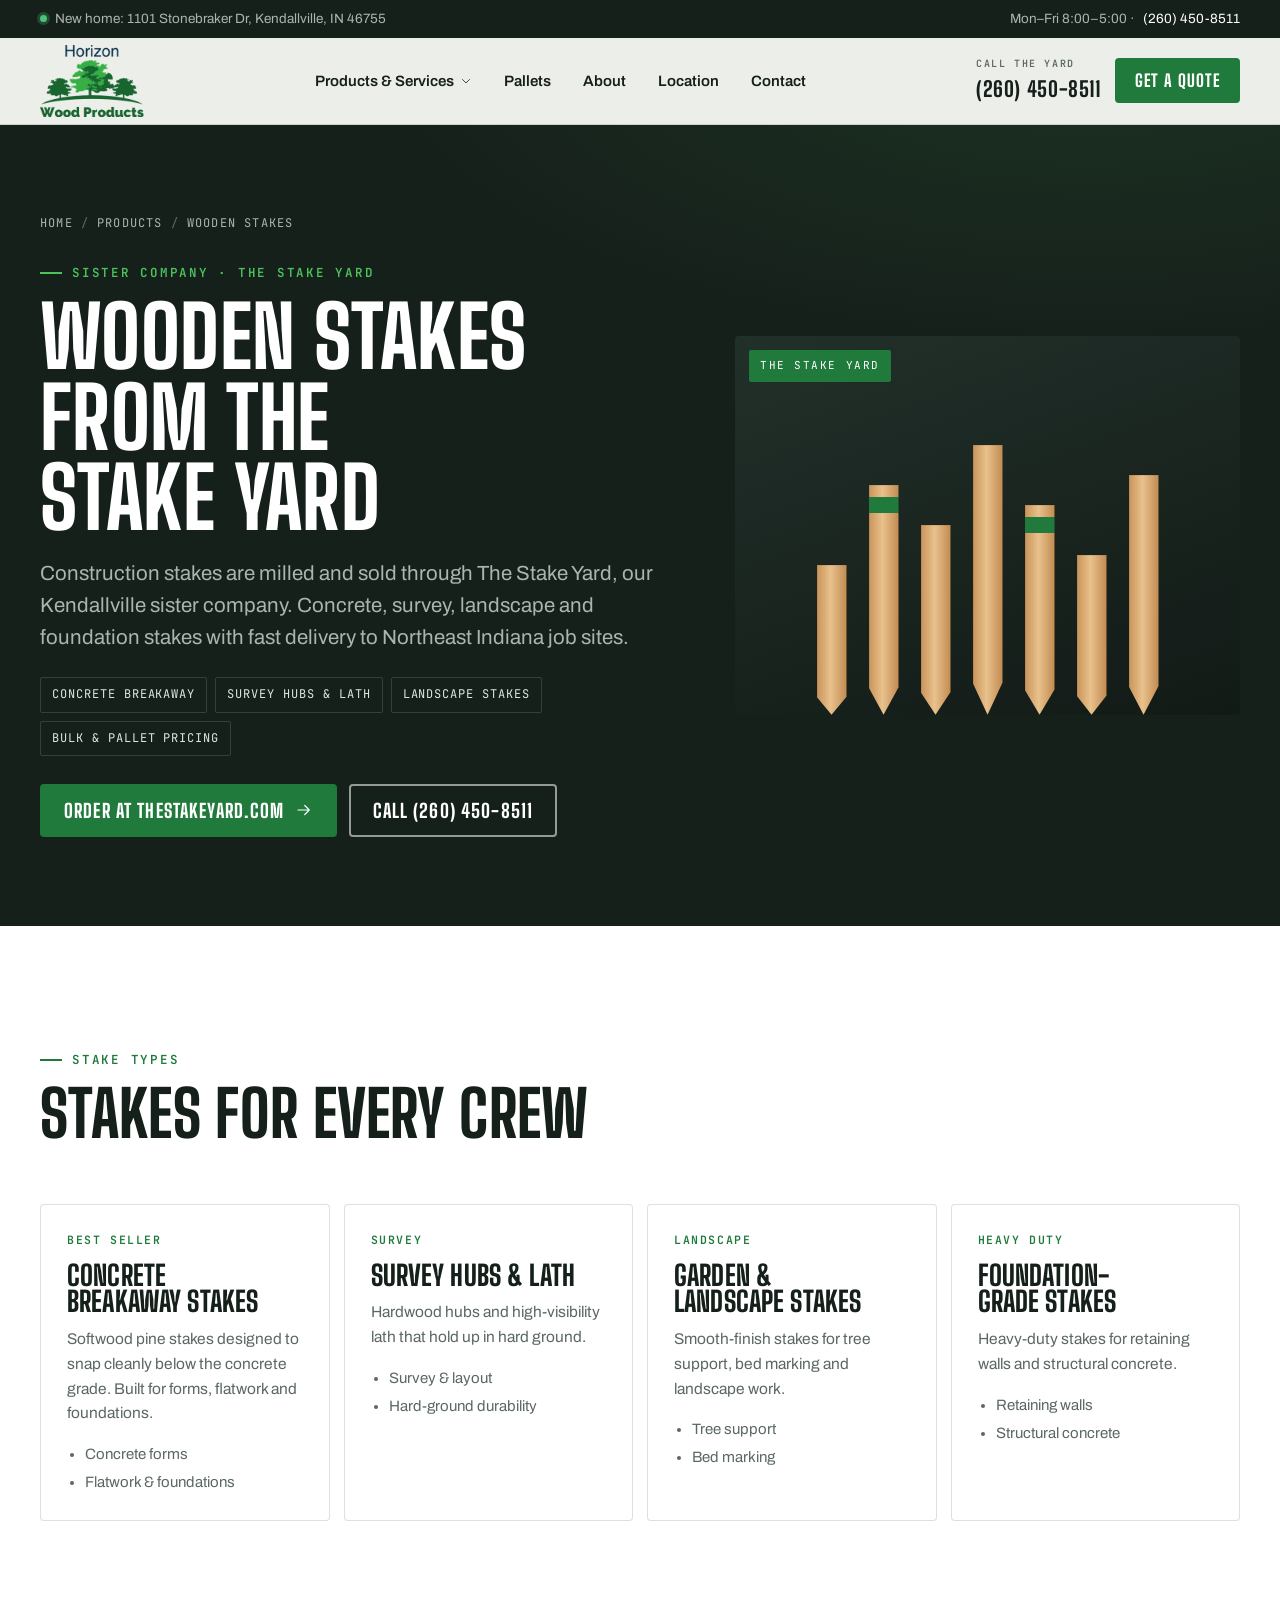
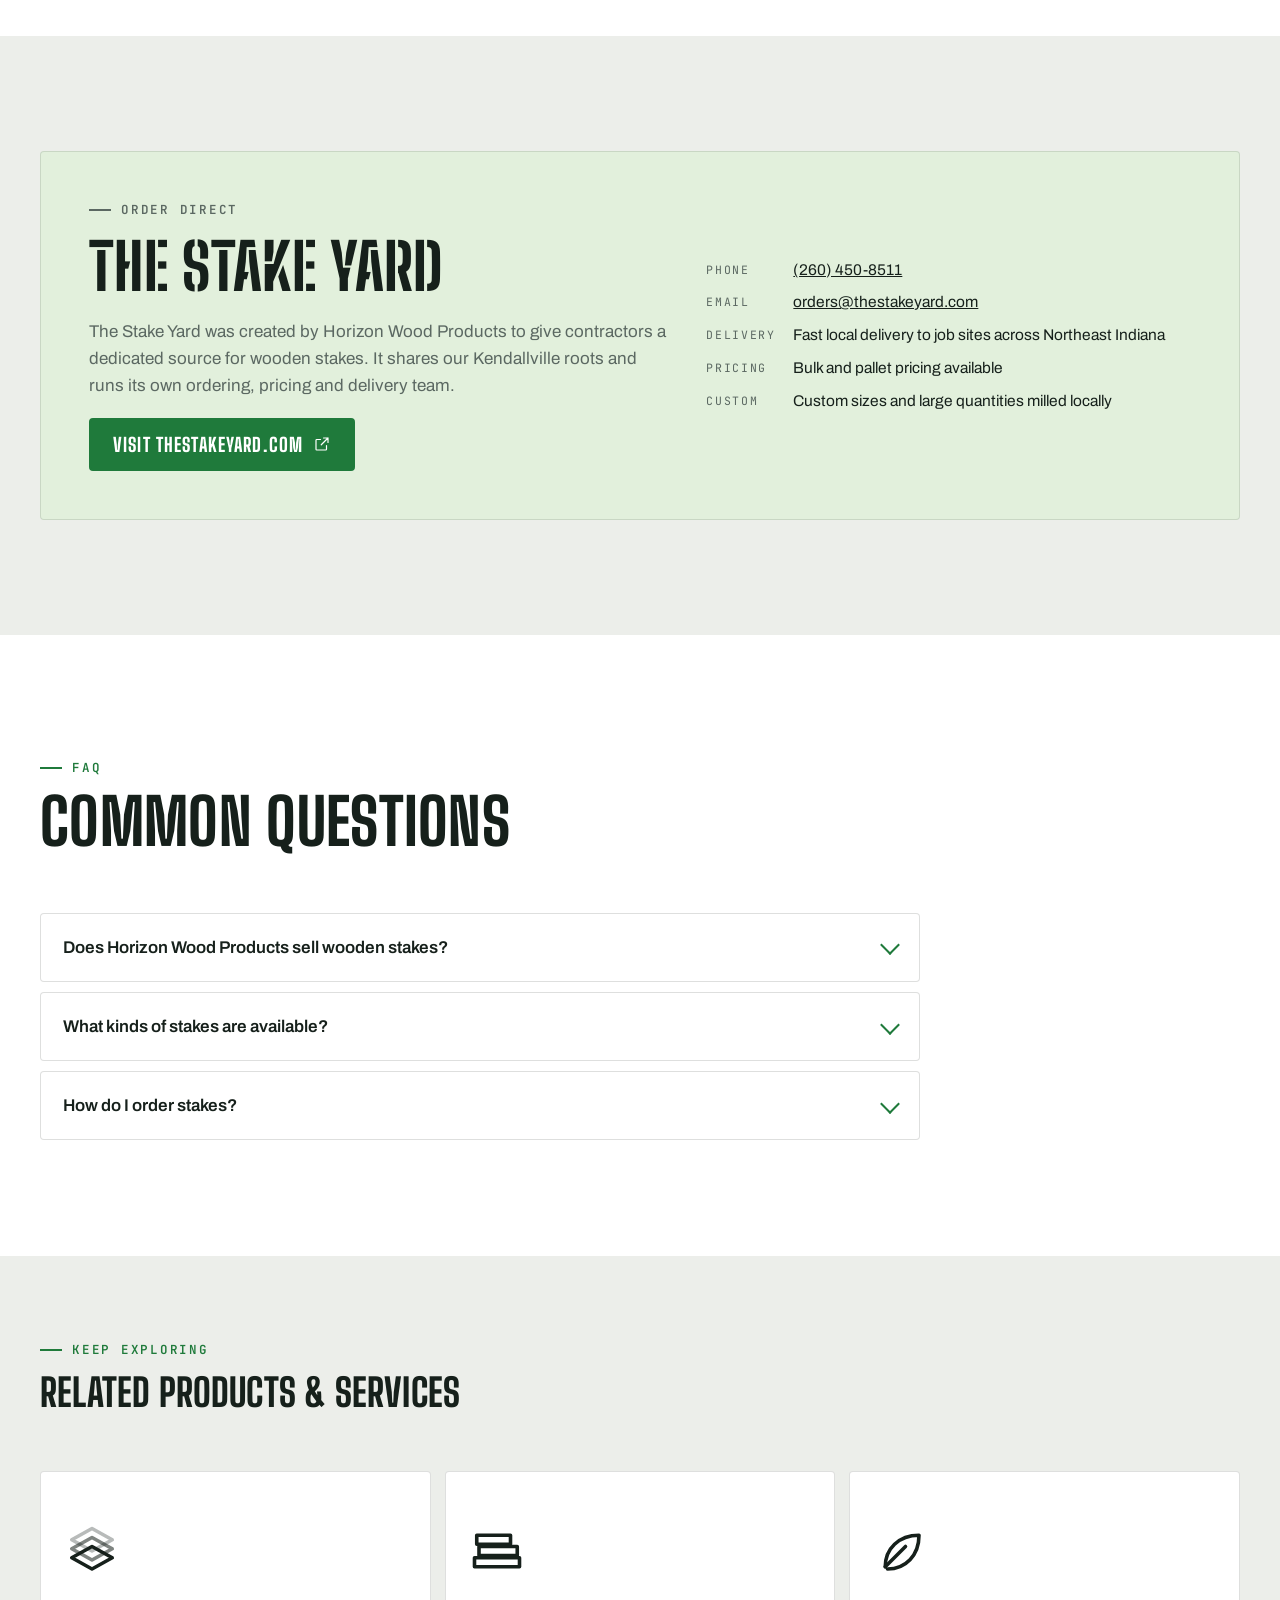
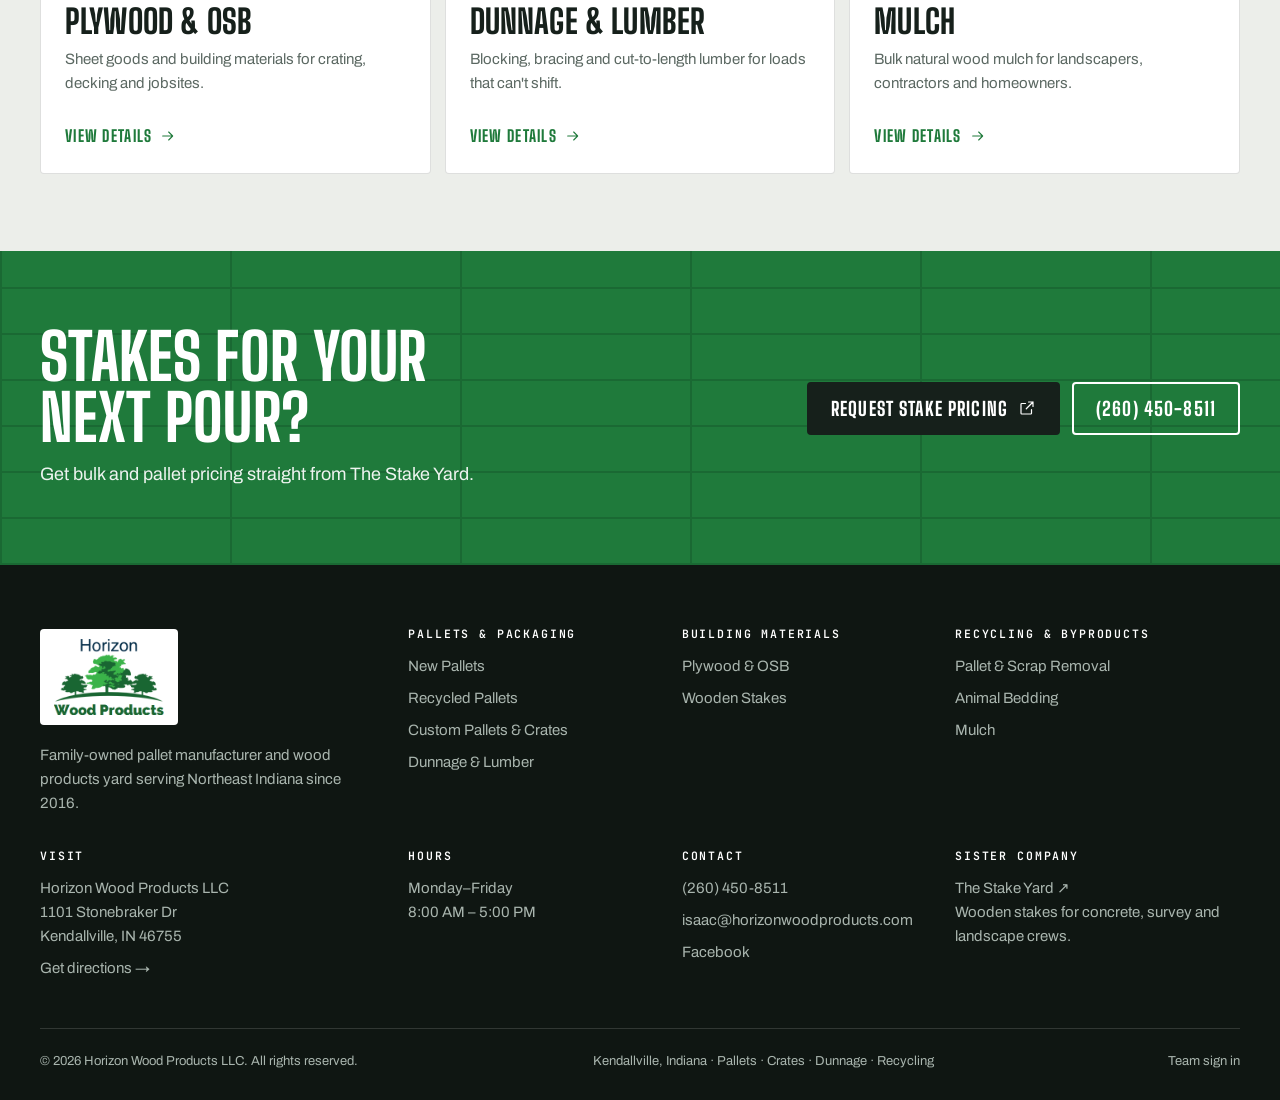
<file: wooden-stakes.html>
<!doctype html>
<html lang="en-US">
<head>
<meta charset="utf-8">
<meta name="viewport" content="width=device-width, initial-scale=1, viewport-fit=cover">
<title>Wooden Stakes by The Stake Yard | Horizon Wood Products</title>
<meta name="claude:viewport-fit-sides" content="cover">
<meta name="description" content="Concrete breakaway stakes, survey hubs and lath, and landscape stakes from The Stake Yard, the Kendallville, IN sister company of Horizon Wood Products.">
<link rel="canonical" href="https://horizonwoodproducts.com/wooden-stakes.html">
<meta name="robots" content="index, follow, max-image-preview:large">
<meta name="theme-color" content="#16201b">
<meta name="geo.region" content="US-IN">
<meta name="geo.placename" content="Kendallville, Indiana">
<meta property="og:type" content="website">
<meta property="og:site_name" content="Horizon Wood Products">
<meta property="og:title" content="Wooden Stakes by The Stake Yard | Horizon Wood Products">
<meta property="og:description" content="Concrete breakaway stakes, survey hubs and lath, and landscape stakes from The Stake Yard, the Kendallville, IN sister company of Horizon Wood Products.">
<meta property="og:url" content="https://horizonwoodproducts.com/wooden-stakes.html">
<meta property="og:image" content="https://horizonwoodproducts.com/assets/img/og-horizon.jpg">
<meta property="og:image:width" content="1200">
<meta property="og:image:height" content="630">
<meta property="og:locale" content="en_US">
<meta name="twitter:card" content="summary_large_image">
<meta name="twitter:title" content="Wooden Stakes by The Stake Yard | Horizon Wood Products">
<meta name="twitter:description" content="Concrete breakaway stakes, survey hubs and lath, and landscape stakes from The Stake Yard, the Kendallville, IN sister company of Horizon Wood Products.">
<meta name="twitter:image" content="https://horizonwoodproducts.com/assets/img/og-horizon.jpg">
<link rel="icon" href="assets/img/favicon.png" type="image/png">
<link rel="apple-touch-icon" href="assets/img/apple-touch-icon.png">
<link rel="preconnect" href="https://fonts.googleapis.com">
<link rel="preconnect" href="https://fonts.gstatic.com" crossorigin>
<link rel="stylesheet" href="https://fonts.googleapis.com/css2?family=Archivo:wght@400;500;600;700&family=Big+Shoulders+Display:wght@700;800;900&family=Big+Shoulders+Stencil+Display:wght@800&family=JetBrains+Mono:wght@500;600&display=swap">

<link rel="stylesheet" href="assets/css/styles.css">
<script type="application/ld+json">{"@context": "https://schema.org", "@type": "LocalBusiness", "@id": "https://horizonwoodproducts.com/#business", "name": "Horizon Wood Products LLC", "alternateName": "Horizon Wood Products", "url": "https://horizonwoodproducts.com/", "logo": "https://horizonwoodproducts.com/assets/img/logo.png", "image": "https://horizonwoodproducts.com/assets/img/og-horizon.jpg", "telephone": "+12604508511", "email": "isaac@horizonwoodproducts.com", "priceRange": "$$", "address": {"@type": "PostalAddress", "streetAddress": "1101 Stonebraker Dr", "addressLocality": "Kendallville", "addressRegion": "IN", "postalCode": "46755", "addressCountry": "US"}, "openingHoursSpecification": [{"@type": "OpeningHoursSpecification", "dayOfWeek": ["Monday", "Tuesday", "Wednesday", "Thursday", "Friday"], "opens": "08:00", "closes": "17:00"}], "sameAs": ["https://www.facebook.com/profile.php?id=100089340871191"]}</script>
<script type="application/ld+json">{"@context": "https://schema.org", "@type": "Service", "name": "Wooden Stakes", "serviceType": "Wooden construction stakes", "description": "Concrete breakaway stakes, survey hubs and lath, and landscape stakes from The Stake Yard, the Kendallville, IN sister company of Horizon Wood Products.", "url": "https://horizonwoodproducts.com/wooden-stakes.html", "provider": {"@id": "https://horizonwoodproducts.com/#business"}, "areaServed": {"@type": "GeoCircle", "geoMidpoint": {"@type": "GeoCoordinates", "postalCode": "46755", "addressCountry": "US"}, "geoRadius": "160934"}}</script>
<script type="application/ld+json">{"@context": "https://schema.org", "@type": "BreadcrumbList", "itemListElement": [{"@type": "ListItem", "position": 1, "name": "Home", "item": "https://horizonwoodproducts.com/"}, {"@type": "ListItem", "position": 2, "name": "Products", "item": "https://horizonwoodproducts.com/"}, {"@type": "ListItem", "position": 3, "name": "Wooden Stakes", "item": "https://horizonwoodproducts.com/wooden-stakes.html"}]}</script>
<script type="application/ld+json">{"@context": "https://schema.org", "@type": "FAQPage", "mainEntity": [{"@type": "Question", "name": "Does Horizon Wood Products sell wooden stakes?", "acceptedAnswer": {"@type": "Answer", "text": "Yes, through our sister company The Stake Yard in Kendallville. The Stake Yard handles stake orders, pricing and jobsite delivery."}}, {"@type": "Question", "name": "What kinds of stakes are available?", "acceptedAnswer": {"@type": "Answer", "text": "Concrete breakaway stakes, survey hubs and lath, garden and landscape stakes, and foundation-grade stakes for retaining walls and structural concrete. Custom sizes and large quantities can be milled locally."}}, {"@type": "Question", "name": "How do I order stakes?", "acceptedAnswer": {"@type": "Answer", "text": "Request pricing at thestakeyard.com, call The Stake Yard at (260) 450-8511, or email orders@thestakeyard.com."}}]}</script>
<script type="application/ld+json">{"@context": "https://schema.org", "@type": "Organization", "name": "The Stake Yard", "url": "https://thestakeyard.com/", "telephone": "+12604508511", "email": "orders@thestakeyard.com", "parentOrganization": {"@id": "https://horizonwoodproducts.com/#business"}, "address": {"@type": "PostalAddress", "addressLocality": "Kendallville", "addressRegion": "IN", "addressCountry": "US"}}</script>
</head>
<body>
<a class="skip" href="#main">Skip to content</a>
<div class="topbar"><div class="wrap">
  <span><i class="dot" aria-hidden="true"></i>New home: 1101 Stonebraker Dr, Kendallville, IN 46755</span>
  <span>Mon–Fri 8:00–5:00 · <a href="tel:+12604508511">(260) 450-8511</a></span>
</div></div>
<header class="site-header">
  <nav class="wrap nav" aria-label="Main">
    <a class="logo" href="index.html" aria-label="Horizon Wood Products home"><img src="assets/img/horizon-logo.png" alt="Horizon Wood Products" width="266" height="184"></a>
    <ul class="menu" id="menu">
      <li class="has-mega"><button type="button" aria-expanded="false" aria-controls="mega">Products &amp; Services <svg class="" viewBox="0 0 24 24" fill="none" stroke="currentColor" stroke-width="1.6" stroke-linecap="round" stroke-linejoin="round" aria-hidden="true"><path d="M5 9l7 7 7-7"/></svg></button><div class="mega" id="mega"><div class="wrap"><div><h3>PALLETS & PACKAGING</h3><ul><li><a href="pallets.html"><strong>New Pallets</strong><span>GMA 48×40 and every standard size, built to order in our shop.</span></a></li><li><a href="recycled-pallets.html"><strong>Recycled Pallets</strong><span>Graded, repaired and ready to ship at a fraction of new cost.</span></a></li><li><a href="custom-pallets-crates.html"><strong>Custom Pallets & Crates</strong><span>Engineered to your load, your racking and your dock.</span></a></li><li><a href="dunnage.html"><strong>Dunnage & Lumber</strong><span>Blocking, bracing and cut-to-length lumber for loads that can't shift.</span></a></li></ul></div><div><h3>BUILDING MATERIALS</h3><ul><li><a href="plywood-osb.html"><strong>Plywood & OSB</strong><span>Sheet goods and building materials for crating, decking and jobsites.</span></a></li><li><a href="wooden-stakes.html"><strong>Wooden Stakes</strong><span>Concrete, survey and landscape stakes through The Stake Yard.</span></a></li></ul></div><div><h3>RECYCLING & BYPRODUCTS</h3><ul><li><a href="pallet-scrap-removal.html"><strong>Pallet & Scrap Removal</strong><span>Free pickup of reusable pallets. Scheduled hauling for wood scrap.</span></a></li><li><a href="animal-bedding.html"><strong>Animal Bedding</strong><span>Bulk ground-wood bedding for barns, stalls and coops.</span></a></li><li><a href="mulch.html"><strong>Mulch</strong><span>Bulk natural wood mulch for landscapers, contractors and homeowners.</span></a></li></ul></div><div class="mega-cta"><div><p class="eyebrow">Not sure what you need?</p></div><h3 class="h-sm">Tell us the load. We'll spec the pallet.</h3><p>Send dimensions, weight and quantity and we'll recommend new, recycled or custom.</p><a class="btn" href="contact.html">Get a quote <svg class="" viewBox="0 0 24 24" fill="none" stroke="currentColor" stroke-width="1.6" stroke-linecap="round" stroke-linejoin="round" aria-hidden="true"><path d="M4 12h15M13 6l6 6-6 6"/></svg></a></div></div></div></li>
      <li><a href="pallets.html">Pallets</a></li>
      <li><a href="index.html#about">About</a></li>
      <li><a href="index.html#location">Location</a></li>
      <li><a href="contact.html">Contact</a></li>
      <li class="menu-mobile-cta"><a class="btn" href="contact.html">Get a quote <svg class="" viewBox="0 0 24 24" fill="none" stroke="currentColor" stroke-width="1.6" stroke-linecap="round" stroke-linejoin="round" aria-hidden="true"><path d="M4 12h15M13 6l6 6-6 6"/></svg></a><a class="btn ghost" href="tel:+12604508511">Call (260) 450-8511</a></li>
    </ul>
    <div class="nav-cta">
      <a class="nav-phone" href="tel:+12604508511"><small>CALL THE YARD</small>(260) 450-8511</a>
      <a class="btn" href="contact.html">Get a quote</a>
      <button class="burger" type="button" aria-label="Open menu" aria-expanded="false" aria-controls="menu"><span></span></button>
    </div>
  </nav>
</header>
<main id="main">
<section class="phero on-dark"><div class="grain"></div><div class="wrap">
  <div>
    <ol class="crumbs" aria-label="Breadcrumb"><li><a href="index.html">Home</a></li><li><a href="index.html#products">Products</a></li><li aria-current="page">Wooden Stakes</li></ol>
    <p class="eyebrow">Sister company · The Stake Yard</p>
    <h1>Wooden stakes from The Stake Yard</h1>
    <p class="lead">Construction stakes are milled and sold through The Stake Yard, our Kendallville sister company. Concrete, survey, landscape and foundation stakes with fast delivery to Northeast Indiana job sites.</p>
    <ul class="quickfacts"><li>Concrete breakaway</li><li>Survey hubs &amp; lath</li><li>Landscape stakes</li><li>Bulk &amp; pallet pricing</li></ul>
    <div class="btn-row"><a class="btn" href="https://thestakeyard.com/" target="_blank" rel="noopener">Order at TheStakeYard.com <svg class="" viewBox="0 0 24 24" fill="none" stroke="currentColor" stroke-width="1.6" stroke-linecap="round" stroke-linejoin="round" aria-hidden="true"><path d="M4 12h15M13 6l6 6-6 6"/></svg></a><a class="btn ghost" href="tel:+12604508511">Call (260) 450-8511</a></div>
  </div>
  <figure class="phero-media" style="margin:0;background:linear-gradient(160deg,#22302a,#121a16)"><div class="stakes-art"><i class="" style="height:150px"></i><i class="flag" style="height:230px"></i><i class="" style="height:190px"></i><i class="" style="height:270px"></i><i class="flag" style="height:210px"></i><i class="" style="height:160px"></i><i class="" style="height:240px"></i></div><span class="tag">The Stake Yard</span></figure>
</div></section>
<section class="section white" aria-labelledby="h-502603"><div class="wrap">
  <div class="sec-head"><div><p class="eyebrow">Stake types</p><h2 id="h-502603" class="h-lg">Stakes for every crew</h2></div></div>
  <div class="offer" style="--cols:4"><article data-reveal="0"><span class="k">Best seller</span><h3>Concrete breakaway stakes</h3><p>Softwood pine stakes designed to snap cleanly below the concrete grade. Built for forms, flatwork and foundations.</p><ul><li>Concrete forms</li><li>Flatwork &amp; foundations</li></ul></article><article data-reveal="1"><span class="k">Survey</span><h3>Survey hubs &amp; lath</h3><p>Hardwood hubs and high-visibility lath that hold up in hard ground.</p><ul><li>Survey &amp; layout</li><li>Hard-ground durability</li></ul></article><article data-reveal="2"><span class="k">Landscape</span><h3>Garden &amp; landscape stakes</h3><p>Smooth-finish stakes for tree support, bed marking and landscape work.</p><ul><li>Tree support</li><li>Bed marking</li></ul></article><article data-reveal="3"><span class="k">Heavy duty</span><h3>Foundation-grade stakes</h3><p>Heavy-duty stakes for retaining walls and structural concrete.</p><ul><li>Retaining walls</li><li>Structural concrete</li></ul></article></div>
</div></section>
<section class="section" aria-labelledby="sy-h"><div class="wrap">
  <div class="partner" data-reveal>
    <div class="prose">
      <p class="eyebrow">Order direct</p>
      <h2 id="sy-h" class="badge">The Stake&nbsp;Yard</h2>
      <p>The Stake Yard was created by Horizon Wood Products to give contractors a dedicated source for wooden stakes. It shares our Kendallville roots and runs its own ordering, pricing and delivery team.</p>
      <div class="btn-row"><a class="btn" href="https://thestakeyard.com/" target="_blank" rel="noopener">Visit TheStakeYard.com <svg class="" viewBox="0 0 24 24" fill="none" stroke="currentColor" stroke-width="1.6" stroke-linecap="round" stroke-linejoin="round" aria-hidden="true"><path d="M14 4h6v6M20 4l-9 9M18 14v5a1 1 0 0 1-1 1H5a1 1 0 0 1-1-1V7a1 1 0 0 1 1-1h5"/></svg></a></div>
    </div>
    <dl>
      <dt>Phone</dt><dd><a href="tel:+12604508511">(260) 450-8511</a></dd>
      <dt>Email</dt><dd><a href="mailto:orders@thestakeyard.com">orders@thestakeyard.com</a></dd>
      <dt>Delivery</dt><dd>Fast local delivery to job sites across Northeast Indiana</dd>
      <dt>Pricing</dt><dd>Bulk and pallet pricing available</dd>
      <dt>Custom</dt><dd>Custom sizes and large quantities milled locally</dd>
    </dl>
  </div>
</div></section>
<section class="section white" aria-labelledby="faq-h"><div class="wrap">
  <div class="sec-head"><div><p class="eyebrow">FAQ</p><h2 id="faq-h" class="h-lg">Common questions</h2></div></div>
  <div class="faq" data-reveal><details><summary>Does Horizon Wood Products sell wooden stakes?</summary><div class="ans"><p>Yes, through our sister company The Stake Yard in Kendallville. The Stake Yard handles stake orders, pricing and jobsite delivery.</p></div></details><details><summary>What kinds of stakes are available?</summary><div class="ans"><p>Concrete breakaway stakes, survey hubs and lath, garden and landscape stakes, and foundation-grade stakes for retaining walls and structural concrete. Custom sizes and large quantities can be milled locally.</p></div></details><details><summary>How do I order stakes?</summary><div class="ans"><p>Request pricing at thestakeyard.com, call The Stake Yard at (260) 450-8511, or email orders@thestakeyard.com.</p></div></details></div>
</div></section>
<section class="section tight" aria-labelledby="rel-h"><div class="wrap">
  <div class="sec-head"><div><p class="eyebrow">Keep exploring</p><h2 id="rel-h" class="h-md">Related products &amp; services</h2></div></div>
  <div class="related"><a class="card " href="plywood-osb.html" data-reveal="0"><div class="num"><span></span></div><svg class="icon" viewBox="0 0 24 24" fill="none" stroke="currentColor" stroke-width="1.6" stroke-linecap="round" stroke-linejoin="round" aria-hidden="true"><path d="M3 15l9 5 9-5-9-5z"/><path d="M3 11l9 5 9-5-9-5z" opacity=".55"/><path d="M3 7l9 5 9-5-9-5z" opacity=".3"/></svg><div><h3>Plywood & OSB</h3><p>Sheet goods and building materials for crating, decking and jobsites.</p></div><span class="go">View details <svg class="" viewBox="0 0 24 24" fill="none" stroke="currentColor" stroke-width="1.6" stroke-linecap="round" stroke-linejoin="round" aria-hidden="true"><path d="M4 12h15M13 6l6 6-6 6"/></svg></span></a><a class="card " href="dunnage.html" data-reveal="0"><div class="num"><span></span></div><svg class="icon" viewBox="0 0 24 24" fill="none" stroke="currentColor" stroke-width="1.6" stroke-linecap="round" stroke-linejoin="round" aria-hidden="true"><rect x="2" y="15" width="20" height="4"/><rect x="4" y="10" width="17" height="4"/><rect x="3" y="5" width="15" height="4"/></svg><div><h3>Dunnage & Lumber</h3><p>Blocking, bracing and cut-to-length lumber for loads that can't shift.</p></div><span class="go">View details <svg class="" viewBox="0 0 24 24" fill="none" stroke="currentColor" stroke-width="1.6" stroke-linecap="round" stroke-linejoin="round" aria-hidden="true"><path d="M4 12h15M13 6l6 6-6 6"/></svg></span></a><a class="card " href="mulch.html" data-reveal="0"><div class="num"><span></span></div><svg class="icon" viewBox="0 0 24 24" fill="none" stroke="currentColor" stroke-width="1.6" stroke-linecap="round" stroke-linejoin="round" aria-hidden="true"><path d="M5 19c0-8 6-14 15-14 0 9-6 15-14 15"/><path d="M5 19L14 10"/></svg><div><h3>Mulch</h3><p>Bulk natural wood mulch for landscapers, contractors and homeowners.</p></div><span class="go">View details <svg class="" viewBox="0 0 24 24" fill="none" stroke="currentColor" stroke-width="1.6" stroke-linecap="round" stroke-linejoin="round" aria-hidden="true"><path d="M4 12h15M13 6l6 6-6 6"/></svg></span></a></div>
</div></section>
<section class="cta-band" aria-label="Order stakes"><div class="wrap">
  <div><h2>Stakes for your next pour?</h2><p>Get bulk and pallet pricing straight from The Stake Yard.</p></div>
  <div class="btn-row"><a class="btn" href="https://thestakeyard.com/" target="_blank" rel="noopener">Request stake pricing <svg class="" viewBox="0 0 24 24" fill="none" stroke="currentColor" stroke-width="1.6" stroke-linecap="round" stroke-linejoin="round" aria-hidden="true"><path d="M14 4h6v6M20 4l-9 9M18 14v5a1 1 0 0 1-1 1H5a1 1 0 0 1-1-1V7a1 1 0 0 1 1-1h5"/></svg></a><a class="btn ghost" href="tel:+12604508511">(260) 450-8511</a></div>
</div></section>
</main>
<footer class="site-footer">
  <div class="wrap">
    <div class="foot-grid">
      <div>
        <a class="logo" href="index.html" aria-label="Horizon Wood Products home"><img src="assets/img/horizon-logo.png" alt="Horizon Wood Products" width="266" height="184"></a>
        <p style="max-width:34ch">Family-owned pallet manufacturer and wood products yard serving Northeast Indiana since 2016.</p>
      </div>
      <div><h3>PALLETS & PACKAGING</h3><ul><li><a href="pallets.html">New Pallets</a></li><li><a href="recycled-pallets.html">Recycled Pallets</a></li><li><a href="custom-pallets-crates.html">Custom Pallets & Crates</a></li><li><a href="dunnage.html">Dunnage & Lumber</a></li></ul></div><div><h3>BUILDING MATERIALS</h3><ul><li><a href="plywood-osb.html">Plywood & OSB</a></li><li><a href="wooden-stakes.html">Wooden Stakes</a></li></ul></div><div><h3>RECYCLING & BYPRODUCTS</h3><ul><li><a href="pallet-scrap-removal.html">Pallet & Scrap Removal</a></li><li><a href="animal-bedding.html">Animal Bedding</a></li><li><a href="mulch.html">Mulch</a></li></ul></div>
    </div>
    <div class="foot-grid" style="margin-top:36px">
      <div><h3>VISIT</h3><address style="font-style:normal">Horizon Wood Products LLC<br>1101 Stonebraker Dr<br>Kendallville, IN 46755</address><p style="margin-top:8px"><a href="https://www.google.com/maps/dir/?api=1&destination=1101+Stonebraker+Dr+Kendallville+IN+46755" rel="noopener" target="_blank">Get directions →</a></p></div>
      <div><h3>HOURS</h3><p>Monday–Friday<br>8:00 AM – 5:00 PM</p></div>
      <div><h3>CONTACT</h3><ul><li><a href="tel:+12604508511">(260) 450-8511</a></li><li><a href="mailto:isaac@horizonwoodproducts.com">isaac@horizonwoodproducts.com</a></li><li><a href="https://www.facebook.com/profile.php?id=100089340871191" rel="noopener" target="_blank">Facebook</a></li></ul></div>
      <div><h3>SISTER COMPANY</h3><p><a href="https://thestakeyard.com/" rel="noopener" target="_blank">The Stake Yard ↗</a><br>Wooden stakes for concrete, survey and landscape crews.</p></div>
    </div>
    <div class="foot-base"><span>© <span data-year>2026</span> Horizon Wood Products LLC. All rights reserved.</span><span>Kendallville, Indiana · Pallets · Crates · Dunnage · Recycling</span><a href="https://hwp-hq.web.app" rel="nofollow">Team sign in</a></div>
  </div>
</footer>
<script src="assets/js/main.js" defer></script>
</body>
</html>
</file>
<file: assets/css/styles.css>
/* Horizon Wood Products — site styles
   Layout concept: lumberyard signage. Tall condensed headlines, stencil-stamped specs,
   full-bleed yard photography, logo forest green for every call to action. */
:root{
  --ink:#16201b;          /* spruce charcoal: text, dark bands */
  --ink-2:#2b3a33;        /* secondary dark surface */
  --concrete:#eceeea;     /* page ground: shop-floor concrete */
  --paper:#ffffff;        /* cards, forms */
  --pine:#4cc25c;         /* leaf green (logo canopy): highlights on dark */
  --pine-soft:#e2f0dc;    /* pale leaf wash */
  --signal:#1f7a3b;       /* forest green (logo trees): CTAs */
  --signal-dk:#196633;    /* logo dark green */
  --muted:#5b6862;        /* body secondary on light */
  --muted-dk:#a9b5ae;     /* body secondary on dark */
  --line:rgba(22,32,27,.14);
  --line-dk:rgba(255,255,255,.14);

  --f-display:"Big Shoulders Display","Oswald","Arial Narrow",Impact,sans-serif;
  --f-stencil:"Big Shoulders Stencil Display","Big Shoulders Display","Arial Narrow",Impact,sans-serif;
  --f-body:"Archivo","Helvetica Neue",Arial,sans-serif;
  --f-mono:"JetBrains Mono",ui-monospace,"SFMono-Regular",Menlo,monospace;

  --wrap:1240px;
  --gutter:max(20px, env(safe-area-inset-left, 0px));
  --gutter-r:max(20px, env(safe-area-inset-right, 0px));
  --radius:4px;
  --ease:cubic-bezier(.2,.7,.2,1);
  color-scheme:light;
}
*,*::before,*::after{box-sizing:border-box}
html{scroll-behavior:smooth;-webkit-text-size-adjust:100%}
html,body{overflow-x:clip}
body{margin:0;background:var(--concrete);color:var(--ink);font-family:var(--f-body);font-size:17px;line-height:1.6;-webkit-font-smoothing:antialiased}
img,video{max-width:100%;display:block;height:auto}
a{color:inherit}
h1,h2,h3,h4{font-family:var(--f-display);font-weight:800;line-height:.95;letter-spacing:.005em;text-transform:uppercase;margin:0;text-wrap:balance}
p{margin:0}
:focus-visible{outline:3px solid var(--signal);outline-offset:3px}
.skip{position:absolute;left:-999px;top:8px;background:var(--signal);color:#fff;padding:10px 16px;z-index:200}
.skip:focus{left:16px}
.wrap{max-width:var(--wrap);margin:0 auto;padding-left:var(--gutter);padding-right:var(--gutter-r)}
.sr{position:absolute;width:1px;height:1px;overflow:hidden;clip:rect(0 0 0 0);white-space:nowrap}

/* ---------- type helpers ---------- */
.eyebrow{font-family:var(--f-mono);font-size:12.5px;font-weight:600;letter-spacing:.14em;text-transform:uppercase;display:inline-flex;align-items:center;gap:10px;color:var(--signal)}
.eyebrow::before{content:"";width:22px;height:2px;background:currentColor}
.on-dark .eyebrow{color:var(--pine)}
.lead{font-size:clamp(18px,1.6vw,21px);line-height:1.55;color:var(--muted);max-width:62ch}
.on-dark .lead{color:var(--muted-dk)}
.h-xl{font-size:clamp(46px,7.4vw,104px)}
.h-lg{font-size:clamp(38px,5vw,68px)}
.h-md{font-size:clamp(28px,3vw,40px)}
.h-sm{font-size:24px}
.accent{color:var(--signal)}
.on-dark .accent{color:var(--pine)}
.stamp{font-family:var(--f-stencil);font-weight:800;letter-spacing:.04em}

/* ---------- buttons ---------- */
.btn{--bg:var(--signal);--fg:#fff;display:inline-flex;align-items:center;gap:10px;padding:15px 22px;background:var(--bg);color:var(--fg);font-family:var(--f-display);font-weight:800;font-size:19px;letter-spacing:.06em;text-transform:uppercase;text-decoration:none;border:2px solid var(--bg);border-radius:var(--radius);cursor:pointer;transition:transform .25s var(--ease),background .25s,color .25s,border-color .25s;line-height:1}
.btn svg{width:18px;height:18px;transition:transform .25s var(--ease)}
.btn:hover{--bg:var(--signal-dk)}
.btn:hover svg{transform:translateX(4px)}
.btn.ghost{--bg:transparent;--fg:var(--ink);border-color:var(--ink)}
.btn.ghost:hover{--bg:var(--ink);--fg:#fff}
.on-dark .btn.ghost{--fg:#fff;border-color:rgba(255,255,255,.55)}
.on-dark .btn.ghost:hover{--bg:#fff;--fg:var(--ink);border-color:#fff}
.btn-row{display:flex;flex-wrap:wrap;gap:12px}
.btn:disabled{opacity:.6;cursor:wait}

/* ---------- utility bar + header ---------- */
.topbar{background:var(--ink);color:var(--muted-dk);font-size:13.5px}
.topbar .wrap{display:flex;justify-content:space-between;gap:16px;padding-block:8px;flex-wrap:wrap}
.topbar a{text-decoration:none;color:#fff}
.topbar span{display:inline-flex;gap:8px;align-items:center}
.topbar .dot{width:7px;height:7px;border-radius:50%;background:#4cc27a;box-shadow:0 0 0 3px rgba(76,194,122,.25)}
.site-header{position:sticky;top:env(safe-area-inset-top,0px);z-index:100;background:rgba(236,238,234,.92);backdrop-filter:saturate(1.4) blur(12px);-webkit-backdrop-filter:saturate(1.4) blur(12px);border-bottom:1px solid var(--line);transition:box-shadow .3s}
.site-header.scrolled{box-shadow:0 8px 30px rgba(22,32,27,.08)}
.nav{display:flex;align-items:center;justify-content:space-between;gap:20px;height:86px}
.logo{display:flex;align-items:center;gap:12px;text-decoration:none;color:var(--ink);flex-shrink:0}
.logo img{height:72px;width:auto}
.logo-word{display:flex;flex-direction:column;line-height:.85}
.logo-word b{font-family:var(--f-display);font-weight:900;font-size:27px;letter-spacing:.06em}
.logo-word small{font-family:var(--f-mono);font-size:9.5px;letter-spacing:.26em;font-weight:600;color:var(--muted);margin-top:4px}
.menu{display:flex;align-items:center;gap:4px;list-style:none;margin:0;padding:0}
.menu>li>a,.menu>li>button{display:flex;align-items:center;gap:6px;padding:10px 14px;font-family:var(--f-body);font-weight:600;font-size:15px;text-decoration:none;color:var(--ink);background:none;border:0;cursor:pointer;border-radius:var(--radius)}
.menu>li>a:hover,.menu>li>button:hover,.menu>li>a[aria-current="page"]{color:var(--signal)}
.menu button svg{width:12px;height:12px;transition:transform .25s}
.has-mega{position:static}
.mega{position:absolute;left:0;right:0;top:100%;background:var(--paper);border-bottom:1px solid var(--line);box-shadow:0 30px 60px rgba(22,32,27,.14);opacity:0;visibility:hidden;transform:translateY(-8px);transition:opacity .25s,transform .25s var(--ease),visibility .25s}
.has-mega.open .mega{opacity:1;visibility:visible;transform:none}
.has-mega.open>button svg{transform:rotate(180deg)}
.mega .wrap{display:grid;grid-template-columns:repeat(3,1fr) 1.1fr;gap:28px;padding-block:28px 32px}
.mega h3{font-family:var(--f-mono);font-size:11.5px;letter-spacing:.16em;color:var(--muted);font-weight:600;margin-bottom:10px}
.mega ul{list-style:none;margin:0;padding:0;display:grid;gap:2px}
.mega a{display:block;padding:9px 10px;margin-left:-10px;border-radius:var(--radius);text-decoration:none}
.mega a strong{display:block;font-family:var(--f-display);font-weight:800;font-size:21px;text-transform:uppercase;letter-spacing:.02em}
.mega a span{font-size:13.5px;color:var(--muted)}
.mega a:hover{background:var(--concrete)}
.mega a:hover strong{color:var(--signal)}
.mega-cta{background:var(--ink);color:#fff;padding:24px;border-radius:var(--radius);display:flex;flex-direction:column;gap:14px;justify-content:space-between}
.mega-cta p{color:var(--muted-dk);font-size:14.5px}
.mega-cta .h-sm{color:#fff}
.nav-cta{display:flex;align-items:center;gap:14px}
.nav-phone{font-family:var(--f-display);font-weight:800;font-size:21px;letter-spacing:.03em;text-decoration:none;white-space:nowrap}
.nav-phone small{display:block;font-family:var(--f-mono);font-size:10px;letter-spacing:.16em;color:var(--muted);font-weight:600}
.nav .btn{padding:12px 18px;font-size:17px}
.burger{display:none;width:46px;height:46px;border:1.5px solid var(--ink);background:none;border-radius:var(--radius);cursor:pointer;position:relative}
.burger span,.burger span::before,.burger span::after{position:absolute;left:11px;right:11px;height:2px;background:var(--ink);content:"";transition:transform .3s var(--ease),opacity .2s}
.burger span{top:21px}.burger span::before{top:-7px;left:0;right:0}.burger span::after{top:7px;left:0;right:0}
.nav-open .burger span{background:transparent}
.nav-open .burger span::before{transform:translateY(7px) rotate(45deg)}
.nav-open .burger span::after{transform:translateY(-7px) rotate(-45deg)}

@media (max-width:1080px){
  .nav-phone{display:none}
  .menu>li>a,.menu>li>button{padding:10px 10px}
}
@media (max-width:900px){
  .burger{display:block}
  .nav .btn{display:none}
  .menu{position:fixed;inset:0;top:calc(86px + env(safe-area-inset-top,0px));flex-direction:column;align-items:stretch;background:var(--paper);padding:12px max(16px,env(safe-area-inset-left,0px)) 40px;overflow-y:auto;gap:0;transform:translateY(-10px);opacity:0;transition:transform .35s var(--ease),opacity .25s,visibility .35s;visibility:hidden}
  .nav-open .menu{transform:none;opacity:1;visibility:visible}
  .nav-open{overflow:hidden}
  .menu>li{border-bottom:1px solid var(--line)}
  .menu>li>a,.menu>li>button{width:100%;justify-content:space-between;font-family:var(--f-display);font-size:26px;font-weight:800;text-transform:uppercase;padding:16px 4px}
  .mega{position:static;opacity:1;visibility:visible;transform:none;box-shadow:none;border:0;display:none}
  .has-mega.open .mega{display:block}
  .mega .wrap{grid-template-columns:1fr;padding:0 0 18px;gap:18px}
  .mega-cta{display:none}
  .menu .menu-mobile-cta{border:0;padding-top:20px;display:grid;gap:10px}
}
.menu .menu-mobile-cta{display:none}
@media (max-width:900px){.menu .menu-mobile-cta{display:grid}}

/* ---------- home hero ---------- */
.hero{position:relative;background:var(--ink);color:#fff;overflow:hidden;isolation:isolate}
.hero-media{position:absolute;inset:0;z-index:-2}
.hero-media img{width:100%;height:100%;object-fit:cover;animation:kenburns 22s ease-out both}
.hero::after{content:"";position:absolute;inset:0;z-index:-1;background:linear-gradient(90deg,rgba(14,20,17,.94) 0%,rgba(14,20,17,.78) 45%,rgba(14,20,17,.35) 100%),linear-gradient(0deg,rgba(14,20,17,.85),transparent 40%)}
@keyframes kenburns{from{transform:scale(1.14) translate(1.5%,1%)}to{transform:scale(1.02)}}
.hero .wrap{display:grid;grid-template-columns:minmax(0,1.5fr) minmax(0,1fr);gap:48px;align-items:end;padding-block:clamp(72px,10vw,128px) clamp(48px,6vw,80px)}
.hero h1{margin:18px 0 22px}
@media (max-width:900px){.hero .wrap{grid-template-columns:1fr;gap:32px}}
.hero h1 .line{display:block;overflow:hidden}
.hero h1 .line>span{display:inline-block;animation:rise .9s var(--ease) both}
.hero h1 .line:nth-child(2)>span{animation-delay:.12s}
.hero h1 .line:nth-child(3)>span{animation-delay:.24s}
@keyframes rise{from{transform:translateY(105%)}to{transform:none}}
.hero .lead{margin-bottom:30px;animation:fade .9s .45s both}
.hero .btn-row{animation:fade .9s .6s both}
@keyframes fade{from{opacity:0;transform:translateY(14px)}to{opacity:1;transform:none}}
.spec-card{background:rgba(22,32,27,.72);border:1px solid var(--line-dk);backdrop-filter:blur(10px);-webkit-backdrop-filter:blur(10px);padding:22px;border-radius:var(--radius);animation:fade .9s .75s both}
.spec-card header{display:flex;justify-content:space-between;align-items:baseline;border-bottom:1px dashed var(--line-dk);padding-bottom:12px;margin-bottom:14px;gap:10px}
.spec-card header span{font-family:var(--f-mono);font-size:11px;letter-spacing:.16em;color:var(--muted-dk)}
.spec-card header b{font-family:var(--f-display);font-size:22px;text-transform:uppercase;letter-spacing:.04em}
.sizes{display:grid;grid-template-columns:repeat(3,1fr);gap:8px;list-style:none;margin:0;padding:0}
.sizes li{border:1.5px solid rgba(76,194,92,.55);color:var(--pine);text-align:center;padding:10px 4px 8px;font-family:var(--f-stencil);font-weight:800;font-size:25px;letter-spacing:.04em;border-radius:2px;line-height:1}
.sizes li small{display:block;font-family:var(--f-mono);font-size:9.5px;color:var(--muted-dk);letter-spacing:.12em;margin-top:5px;font-weight:500}
.spec-card p{font-size:13.5px;color:var(--muted-dk);margin-top:14px}

/* ---------- marquee ---------- */
.ticker{background:var(--signal);color:#fff;overflow:hidden;white-space:nowrap;border-block:1px solid rgba(0,0,0,.1)}
.ticker-track{display:inline-flex;animation:marquee 38s linear infinite;padding-block:14px}
.ticker:hover .ticker-track{animation-play-state:paused}
.ticker span{font-family:var(--f-display);font-weight:800;font-size:24px;text-transform:uppercase;letter-spacing:.05em;padding-inline:22px;display:inline-flex;align-items:center;gap:44px}
.ticker span::after{content:"";width:9px;height:9px;background:var(--ink);transform:rotate(45deg)}
@keyframes marquee{to{transform:translateX(-50%)}}

/* ---------- sections ---------- */
.section{padding-block:clamp(64px,9vw,120px)}
.section.tight{padding-block:clamp(48px,6vw,80px)}
.dark{background:var(--ink);color:#fff}
.white{background:var(--paper)}
.sec-head{display:grid;grid-template-columns:minmax(0,1.2fr) minmax(0,1fr);gap:40px;align-items:end;margin-bottom:clamp(36px,5vw,60px)}
.sec-head h2{margin-top:14px}
@media (max-width:820px){.sec-head{grid-template-columns:1fr;gap:18px}}

/* ---------- product bento ---------- */
.family{margin-top:44px}
.family:first-of-type{margin-top:0}
.family-label{display:flex;align-items:center;gap:14px;margin-bottom:16px;font-family:var(--f-mono);font-size:12px;letter-spacing:.16em;text-transform:uppercase;color:var(--muted);font-weight:600}
.family-label::after{content:"";flex:1;height:1px;background:var(--line)}
.bento{display:grid;grid-template-columns:repeat(4,minmax(0,1fr));gap:14px}
.bento.three{grid-template-columns:repeat(3,minmax(0,1fr))}
.card{position:relative;display:flex;flex-direction:column;justify-content:space-between;gap:28px;min-height:260px;padding:24px;background:var(--paper);border:1px solid var(--line);border-radius:var(--radius);text-decoration:none;overflow:hidden;isolation:isolate;transition:transform .35s var(--ease),box-shadow .35s,border-color .35s}
.card:hover{transform:translateY(-4px);box-shadow:0 22px 44px rgba(22,32,27,.13);border-color:transparent}
.card .num{font-family:var(--f-mono);font-size:11.5px;letter-spacing:.14em;color:var(--muted);display:flex;justify-content:space-between;gap:10px}
.card h3{font-size:clamp(28px,2.6vw,36px);margin-bottom:10px;transition:color .25s}
.card p{font-size:15px;color:var(--muted);max-width:40ch}
.card .go{display:inline-flex;align-items:center;gap:8px;font-family:var(--f-display);font-weight:800;font-size:16px;letter-spacing:.08em;text-transform:uppercase;color:var(--signal)}
.card .go svg{width:16px;height:16px;transition:transform .3s var(--ease)}
.card:hover .go svg{transform:translateX(5px)}
.card .icon{width:54px;height:54px;color:var(--ink)}
.card.feature{grid-column:span 2;grid-row:span 2;color:#fff;background:var(--ink);min-height:540px;border:0}
.card.feature .num,.card.feature p{color:rgba(255,255,255,.78)}
.card.feature .go{color:var(--pine)}
.card.feature h3{font-size:clamp(44px,5vw,72px)}
.card.photo{color:#fff;border:0}
.card.photo .num,.card.photo p{color:rgba(255,255,255,.82)}
.card.photo .go{color:var(--pine)}
.card .bg{position:absolute;inset:0;z-index:-1}
.card .bg img{width:100%;height:100%;object-fit:cover;transition:transform 1.2s var(--ease)}
.card:hover .bg img{transform:scale(1.06)}
.card .bg::after{content:"";position:absolute;inset:0;background:linear-gradient(180deg,rgba(14,20,17,.25),rgba(14,20,17,.9))}
.card.ext .num em{font-style:normal;color:var(--signal)}
.card.ext{background:var(--pine-soft)}
@media (max-width:1000px){.bento{grid-template-columns:repeat(2,minmax(0,1fr))}.card.feature{min-height:420px}}
@media (max-width:620px){.bento,.bento.three{grid-template-columns:1fr}.card.feature{grid-column:auto;grid-row:auto}.card{min-height:220px}}

/* ---------- the loop ---------- */
.loop{display:grid;grid-template-columns:repeat(5,minmax(0,1fr));gap:0;counter-reset:step;position:relative;list-style:none;margin:0;padding:0}
.loop::before{content:"";position:absolute;top:31px;left:8%;right:8%;height:2px;background:repeating-linear-gradient(90deg,var(--pine) 0 10px,transparent 10px 18px);transform-origin:left;animation:draw 2.4s var(--ease) both;animation-play-state:var(--play,running)}
@keyframes draw{from{transform:scaleX(0)}to{transform:scaleX(1)}}
.loop.reveal-pending::before{animation-play-state:paused}
.loop li{padding:0 14px;text-align:center;position:relative}
.loop .node{width:64px;height:64px;margin:0 auto 18px;border-radius:50%;background:var(--ink-2);border:2px solid var(--pine);display:grid;place-items:center;color:var(--pine);position:relative;z-index:1;transition:transform .3s var(--ease),background .3s}
.loop li:hover .node{transform:scale(1.08);background:var(--pine);color:var(--ink)}
.loop .node svg{width:28px;height:28px}
.loop h3{font-size:25px;margin-bottom:8px}
.loop p{font-size:14.5px;color:var(--muted-dk)}
.loop small{display:block;font-family:var(--f-mono);font-size:11px;letter-spacing:.16em;color:var(--pine);margin-bottom:6px}
@media (max-width:900px){.loop{grid-template-columns:1fr;gap:26px}.loop::before{left:31px;right:auto;top:0;bottom:0;width:2px;height:auto;background:repeating-linear-gradient(180deg,var(--pine) 0 10px,transparent 10px 18px);transform-origin:top;animation-name:drawv}.loop li{display:grid;grid-template-columns:64px 1fr;gap:18px;text-align:left;padding:0}.loop .node{margin:0}}
@keyframes drawv{from{transform:scaleY(0)}to{transform:scaleY(1)}}

/* ---------- stats ---------- */
.stats{display:grid;grid-template-columns:repeat(4,minmax(0,1fr));border-top:1px solid var(--line)}
.stat{padding:28px 22px 6px 0;border-right:1px solid var(--line)}
.stat:last-child{border-right:0}
.stat+.stat{padding-left:22px}
.stat b{display:block;font-family:var(--f-stencil);font-size:clamp(54px,6vw,84px);line-height:.9;font-weight:800;color:var(--ink);font-variant-numeric:tabular-nums}
.stat b sup{font-size:.45em;color:var(--signal);vertical-align:top;margin-left:2px}
.stat>span{display:block;margin-top:10px;font-size:14.5px;color:var(--muted);max-width:24ch}
@media (max-width:760px){.stats{grid-template-columns:repeat(2,minmax(0,1fr))}.stat{border-right:0;border-bottom:1px solid var(--line);padding:22px 0!important}.stat:nth-child(odd){padding-right:14px!important;border-right:1px solid var(--line)}.stat:nth-child(even){padding-left:16px!important}}

/* ---------- split / about ---------- */
.split{display:grid;grid-template-columns:minmax(0,1fr) minmax(0,1fr);gap:clamp(32px,6vw,80px);align-items:center}
.split.flip>:first-child{order:2}
.split .media{position:relative;border-radius:var(--radius);overflow:hidden;aspect-ratio:4/3;max-width:100%}
.split .media img{width:100%;height:100%;object-fit:cover}
.split .media .tag{position:absolute;left:16px;bottom:16px;background:var(--paper);padding:8px 12px;font-family:var(--f-mono);font-size:11.5px;letter-spacing:.12em;text-transform:uppercase;border-radius:2px}
.prose{display:grid;grid-template-columns:minmax(0,1fr);gap:18px}
.prose p{color:var(--muted);max-width:62ch}
.on-dark .prose p{color:var(--muted-dk)}
.prose h2{margin-bottom:4px}
.prose h3{font-size:26px;margin-top:10px}
.prose ul.ticks{list-style:none;padding:0;margin:0;display:grid;gap:10px}
.ticks li{display:grid;grid-template-columns:22px 1fr;gap:10px;align-items:start}
.ticks li::before{content:"";width:14px;height:14px;margin-top:6px;border:2px solid var(--signal);transform:rotate(45deg)}
.on-dark .ticks li::before{border-color:var(--pine)}
.split.form-split{grid-template-columns:minmax(0,1.5fr) minmax(0,1fr);align-items:start}
@media (max-width:860px){.split,.split.form-split{grid-template-columns:1fr}.split.flip>:first-child{order:0}}
.team{display:grid;grid-template-columns:repeat(3,minmax(0,1fr));gap:12px;margin-top:8px}
.team div{border-top:2px solid var(--ink);padding-top:12px}
.team b{display:block;font-family:var(--f-display);font-size:22px;text-transform:uppercase;font-weight:800}
.team span{font-size:13.5px;color:var(--muted)}
@media (max-width:520px){.team{grid-template-columns:1fr}}

/* ---------- location ---------- */
.locate{display:grid;grid-template-columns:minmax(0,1fr) minmax(0,1.25fr);gap:clamp(28px,4vw,56px);align-items:stretch}
.locate-info{display:flex;flex-direction:column;gap:24px}
.addr{font-family:var(--f-display);font-size:clamp(34px,3.6vw,48px);font-weight:800;text-transform:uppercase;line-height:.95}
.addr small{display:block;font-family:var(--f-mono);font-size:12px;letter-spacing:.16em;color:var(--pine);font-weight:600;margin-bottom:12px}
dl.facts{display:grid;grid-template-columns:auto 1fr;gap:10px 22px;margin:0;font-size:15.5px}
dl.facts dt{font-family:var(--f-mono);font-size:11.5px;letter-spacing:.14em;color:var(--muted-dk);text-transform:uppercase;padding-top:3px}
dl.facts dd{margin:0}
dl.facts a{text-decoration:none;border-bottom:1px solid rgba(255,255,255,.3)}
.map-card{position:relative;background:#0f1713;border:1px solid var(--line-dk);border-radius:var(--radius);overflow:hidden;min-height:360px}
.map-card svg{width:100%;height:100%;display:block}
.map-legend{position:absolute;left:14px;bottom:14px;right:14px;display:flex;gap:16px;flex-wrap:wrap;font-family:var(--f-mono);font-size:10.5px;letter-spacing:.12em;text-transform:uppercase;color:var(--muted-dk)}
.map-legend i{display:inline-block;width:14px;height:2px;vertical-align:middle;margin-right:6px}
.pulse{transform-origin:center;transform-box:fill-box;animation:pulse 2.6s ease-out infinite}
@keyframes pulse{0%{transform:scale(.4);opacity:.9}100%{transform:scale(3.2);opacity:0}}
.ring{stroke-dasharray:6 7;animation:spin 60s linear infinite;transform-origin:center;transform-box:fill-box}
@keyframes spin{to{transform:rotate(360deg)}}
.pin{animation:drop .9s .3s cubic-bezier(.3,1.6,.5,1) both}
@keyframes drop{from{transform:translateY(-40px);opacity:0}to{transform:none;opacity:1}}
@media (max-width:900px){.locate{grid-template-columns:1fr}}

/* ---------- CTA band ---------- */
.cta-band{background:var(--signal);color:#fff;position:relative;overflow:hidden;isolation:isolate}
.cta-band::before{content:"";position:absolute;inset:0;z-index:-1;opacity:.13;background:repeating-linear-gradient(0deg,#000 0 2px,transparent 2px 46px),repeating-linear-gradient(90deg,#000 0 2px,transparent 2px 230px)}
.cta-band .wrap{display:flex;justify-content:space-between;align-items:center;gap:30px;padding-block:clamp(48px,6vw,76px);flex-wrap:wrap}
.cta-band h2{font-size:clamp(38px,5vw,64px);max-width:16ch}
.cta-band p{margin-top:12px;font-size:18px;opacity:.92;max-width:52ch}
.cta-band .btn{--bg:var(--ink);border-color:var(--ink)}
.cta-band .btn:hover{--bg:#000}
.cta-band .btn.ghost{--bg:transparent;--fg:#fff;border-color:#fff}
.cta-band .btn.ghost:hover{--bg:#fff;--fg:var(--signal)}

/* ---------- footer ---------- */
.site-footer{background:#0f1612;color:var(--muted-dk);font-size:15px}
.site-footer .wrap{padding-block:64px 28px}
.foot-grid{display:grid;grid-template-columns:1.4fr 1fr 1fr 1.2fr;gap:36px}
.site-footer h3{font-family:var(--f-mono);font-size:11.5px;letter-spacing:.16em;color:#fff;font-weight:600;margin-bottom:14px}
.site-footer ul{list-style:none;padding:0;margin:0;display:grid;gap:8px}
.site-footer a{text-decoration:none;color:var(--muted-dk);transition:color .2s}
.site-footer a:hover{color:var(--pine)}
.site-footer .logo{display:inline-flex;background:#fff;padding:10px 14px;border-radius:var(--radius);margin-bottom:18px}
.site-footer .logo img{height:76px}
.site-footer .logo small{color:var(--muted-dk)}
.foot-base{display:flex;justify-content:space-between;gap:16px;flex-wrap:wrap;border-top:1px solid var(--line-dk);margin-top:48px;padding-top:22px;font-size:13px}
@media (max-width:900px){.foot-grid{grid-template-columns:1fr 1fr}}
@media (max-width:520px){.foot-grid{grid-template-columns:1fr}}

/* ---------- service page hero ---------- */
.crumbs{font-family:var(--f-mono);font-size:12px;letter-spacing:.1em;text-transform:uppercase;color:var(--muted-dk);display:flex;flex-wrap:wrap;gap:8px;list-style:none;padding:0;margin:0 0 22px}
.crumbs a{text-decoration:none;color:var(--muted-dk)}
.crumbs a:hover{color:#fff}
.crumbs li+li::before{content:"/";margin-right:8px;opacity:.5}
.phero{position:relative;background:var(--ink);color:#fff;overflow:hidden;isolation:isolate}
.phero .wrap{display:grid;grid-template-columns:minmax(0,1.25fr) minmax(0,1fr);gap:clamp(28px,5vw,64px);align-items:center;padding-block:clamp(48px,7vw,96px)}
.phero h1{font-size:clamp(48px,6.6vw,92px);margin:14px 0 20px;animation:fade .8s both}
.phero .lead{animation:fade .8s .15s both}
.phero .btn-row{margin-top:28px;animation:fade .8s .3s both}
.phero-media{position:relative;border-radius:var(--radius);overflow:hidden;aspect-ratio:4/3;max-width:100%;animation:fade 1s .2s both;background:var(--ink-2)}
.phero-media.tall{aspect-ratio:3/4;max-height:560px;justify-self:center;width:100%;max-width:420px}
.phero-media img{width:100%;height:100%;object-fit:cover}
.phero-media .tag{position:absolute;left:14px;top:14px;background:var(--signal);color:#fff;padding:7px 11px;font-family:var(--f-mono);font-size:11px;letter-spacing:.14em;text-transform:uppercase;border-radius:2px}
.phero .grain{position:absolute;inset:0;z-index:-1;opacity:.5;background:radial-gradient(1200px 500px at 85% -10%,rgba(76,194,92,.22),transparent 60%)}
.quickfacts{display:flex;flex-wrap:wrap;gap:8px;margin-top:24px;list-style:none;padding:0;animation:fade .8s .35s both}
.quickfacts li{font-family:var(--f-mono);font-size:12px;letter-spacing:.08em;text-transform:uppercase;border:1px solid var(--line-dk);padding:7px 11px;border-radius:2px;color:#dfe6e1}
@media (max-width:860px){.phero .wrap{grid-template-columns:1fr}}

/* ---------- offering grid on service pages ---------- */
.offer{display:grid;grid-template-columns:repeat(var(--cols,3),minmax(0,1fr));gap:14px}
.offer article{background:var(--paper);border:1px solid var(--line);border-radius:var(--radius);padding:26px;display:flex;flex-direction:column;gap:12px;transition:transform .35s var(--ease),box-shadow .35s}
.offer article:hover{transform:translateY(-3px);box-shadow:0 18px 36px rgba(22,32,27,.1)}
.offer h3{font-size:28px}
.offer p{font-size:15.5px;color:var(--muted)}
.offer .k{font-family:var(--f-mono);font-size:11.5px;letter-spacing:.14em;color:var(--signal);text-transform:uppercase;font-weight:600}
.offer ul{margin:4px 0 0;padding-left:18px;font-size:15px;color:var(--muted);display:grid;gap:4px}
@media (max-width:900px){.offer{--cols:2!important}}
@media (max-width:600px){.offer{--cols:1!important}}

/* spec table */
.table-wrap{overflow-x:auto;border:1px solid var(--line);border-radius:var(--radius);background:var(--paper)}
table.spec{width:100%;border-collapse:collapse;font-size:15px;min-width:560px}
.spec th,.spec td{text-align:left;padding:14px 18px;border-bottom:1px solid var(--line);vertical-align:top}
.spec thead th{font-family:var(--f-mono);font-size:11.5px;letter-spacing:.14em;text-transform:uppercase;color:var(--muted);background:var(--concrete);font-weight:600}
.spec tbody th{font-family:var(--f-stencil);font-size:26px;font-weight:800;letter-spacing:.03em;white-space:nowrap;font-variant-numeric:tabular-nums}
.spec tr:last-child td,.spec tr:last-child th{border-bottom:0}
.spec td{color:var(--muted)}

/* process steps (light) */
.steps{display:grid;grid-template-columns:repeat(var(--cols,4),minmax(0,1fr));gap:0;list-style:none;margin:0;padding:0;border-top:2px solid var(--ink)}
.steps li{padding:22px 22px 0 0}
.steps li+li{padding-left:22px;border-left:1px solid var(--line)}
.steps b{display:block;font-family:var(--f-stencil);font-size:46px;line-height:1;color:var(--signal);font-weight:800}
.steps h3{font-size:24px;margin:10px 0 8px}
.steps p{font-size:15px;color:var(--muted)}
.on-dark .steps{border-top-color:var(--pine)}
.on-dark .steps li+li{border-left-color:var(--line-dk)}
.on-dark .steps b{color:var(--pine)}
.on-dark .steps p{color:var(--muted-dk)}
@media (max-width:860px){.steps{grid-template-columns:1fr 1fr}.steps li{padding:22px 16px 18px 0!important;border-left:0!important;border-bottom:1px solid var(--line)}}
@media (max-width:520px){.steps{grid-template-columns:1fr}}

/* video feature */
.video-feature{display:grid;grid-template-columns:minmax(0,400px) minmax(0,1fr);gap:clamp(28px,5vw,72px);align-items:center}
.video-frame{position:relative;border-radius:10px;overflow:hidden;background:#000;aspect-ratio:9/16;max-width:100%;box-shadow:0 30px 70px rgba(0,0,0,.45);border:1px solid var(--line-dk)}
.video-frame video{width:100%;height:100%;object-fit:cover}
.video-frame .rec{position:absolute;top:12px;left:12px;display:flex;align-items:center;gap:8px;background:rgba(0,0,0,.55);padding:6px 10px;border-radius:2px;font-family:var(--f-mono);font-size:11px;letter-spacing:.14em;color:#fff;pointer-events:none}
.video-frame .rec::before{content:"";width:8px;height:8px;border-radius:50%;background:var(--signal);animation:blink 1.4s infinite}
@keyframes blink{50%{opacity:.2}}
.sound{position:absolute;right:12px;bottom:12px;background:rgba(0,0,0,.6);color:#fff;border:1px solid rgba(255,255,255,.35);border-radius:2px;padding:8px 12px;font-family:var(--f-mono);font-size:11px;letter-spacing:.12em;cursor:pointer}
@media (max-width:860px){.video-feature{grid-template-columns:1fr}.video-frame{max-width:380px;margin:0 auto;width:100%}}

/* blueprint */
.blueprint{background:#14324a;background-image:linear-gradient(rgba(255,255,255,.07) 1px,transparent 1px),linear-gradient(90deg,rgba(255,255,255,.07) 1px,transparent 1px);background-size:24px 24px;border-radius:var(--radius);padding:20px;color:#cfe3f2;max-width:100%}
.blueprint svg{width:100%;height:auto;display:block}
.blueprint .draw{stroke-dasharray:1200;stroke-dashoffset:1200;animation:ink 2.6s var(--ease) forwards}
@keyframes ink{to{stroke-dashoffset:0}}

/* FAQ */
.faq{display:grid;gap:10px;max-width:880px}
.faq details{background:var(--paper);border:1px solid var(--line);border-radius:var(--radius);transition:border-color .25s}
.faq details[open]{border-color:var(--ink)}
.faq summary{list-style:none;cursor:pointer;padding:20px 60px 20px 22px;font-weight:600;font-size:17px;position:relative}
.faq summary::-webkit-details-marker{display:none}
.faq summary::after{content:"";position:absolute;right:22px;top:50%;width:14px;height:14px;margin-top:-9px;border-right:2px solid var(--signal);border-bottom:2px solid var(--signal);transform:rotate(45deg);transition:transform .3s var(--ease)}
.faq details[open] summary::after{transform:rotate(225deg);margin-top:-3px}
.faq .ans{padding:0 22px 22px;color:var(--muted);max-width:70ch}

/* related */
.related{display:grid;grid-template-columns:repeat(3,minmax(0,1fr));gap:14px}
.related .card{min-height:200px}
@media (max-width:860px){.related{grid-template-columns:1fr}}

/* partner (stake yard) */
.partner{display:grid;grid-template-columns:minmax(0,1.2fr) minmax(0,1fr);gap:36px;align-items:center;background:var(--pine-soft);border:1px solid rgba(22,32,27,.12);border-radius:var(--radius);padding:clamp(24px,4vw,48px)}
.partner .badge{font-family:var(--f-stencil);font-weight:800;font-size:clamp(42px,5vw,68px);line-height:.9;text-transform:uppercase;color:var(--ink)}
.partner dl{margin:0;display:grid;grid-template-columns:auto 1fr;gap:8px 18px;font-size:15.5px}
.partner dt{font-family:var(--f-mono);font-size:11.5px;letter-spacing:.14em;color:var(--muted);text-transform:uppercase;padding-top:3px}
.partner dd{margin:0}
@media (max-width:820px){.partner{grid-template-columns:1fr}}

/* stake illustration */
.stakes-art{display:flex;align-items:flex-end;justify-content:center;gap:clamp(10px,2vw,22px);height:100%;min-height:300px;padding:30px 20px 0}
.stakes-art i{display:block;width:clamp(18px,3vw,30px);background:linear-gradient(90deg,#c9945a,#e9c18c 45%,#c18a50);clip-path:polygon(0 0,100% 0,100% 88%,50% 100%,0 88%);animation:drive 1s var(--ease) both;box-shadow:inset 0 0 0 1px rgba(0,0,0,.08)}
.stakes-art i:nth-child(2){animation-delay:.08s}.stakes-art i:nth-child(3){animation-delay:.16s}.stakes-art i:nth-child(4){animation-delay:.24s}.stakes-art i:nth-child(5){animation-delay:.32s}.stakes-art i:nth-child(6){animation-delay:.4s}.stakes-art i:nth-child(7){animation-delay:.48s}
.stakes-art i.flag{position:relative}
.stakes-art i.flag::before{content:"";position:absolute;top:12px;left:0;right:0;height:16px;background:var(--signal)}
@keyframes drive{from{transform:translateY(-60px);opacity:0}to{transform:none;opacity:1}}

/* sheet goods illustration */
.sheets-art{position:relative;height:100%;min-height:320px;perspective:900px}
.sheets-art div{position:absolute;left:12%;right:12%;height:22px;border-radius:2px;transform:rotateX(58deg) rotateZ(-8deg);box-shadow:0 2px 0 rgba(0,0,0,.25);animation:stack .7s var(--ease) both}
.sheets-art .osb{background:#c99b5e radial-gradient(circle at 20% 30%,#a5753c 0 3px,transparent 4px) 0 0/18px 14px,radial-gradient(circle at 70% 60%,#e2bb82 0 4px,transparent 5px) 0 0/22px 16px}
.sheets-art .ply{background:repeating-linear-gradient(90deg,#e7c896 0 30px,#dcb57c 30px 34px,#ecd2a6 34px 70px)}
@keyframes stack{from{opacity:0;transform:translateY(-50px) rotateX(58deg) rotateZ(-8deg)}to{opacity:1}}

/* contact / form */
fieldset{min-width:0}
.form-card{background:var(--paper);border:1px solid var(--line);border-radius:var(--radius);padding:clamp(22px,3vw,36px);display:grid;grid-template-columns:minmax(0,1fr);gap:18px}
.fgrid{display:grid;grid-template-columns:minmax(0,1fr) minmax(0,1fr);gap:16px}
.field{display:grid;gap:6px;min-width:0}
.field.full{grid-column:1/-1}
.field label{font-family:var(--f-mono);font-size:11.5px;letter-spacing:.12em;text-transform:uppercase;color:var(--muted);font-weight:600}
.field input,.field select,.field textarea{font:inherit;font-size:16px;padding:13px 14px;border:1.5px solid rgba(22,32,27,.22);border-radius:var(--radius);background:var(--paper);color:var(--ink);width:100%;transition:border-color .2s,box-shadow .2s}
.field input:focus,.field select:focus,.field textarea:focus{outline:none;border-color:var(--signal);box-shadow:0 0 0 4px rgba(31,122,59,.15)}
.field textarea{min-height:130px;resize:vertical}
.chips{display:flex;flex-wrap:wrap;gap:8px}
.chips label{cursor:pointer;position:relative}
.chips input{position:absolute;opacity:0;pointer-events:none}
.chips span{display:inline-block;padding:9px 13px;border:1.5px solid rgba(22,32,27,.22);border-radius:999px;font-size:14px;font-weight:500;transition:all .2s;text-transform:none;letter-spacing:0;font-family:var(--f-body);color:var(--ink)}
.chips input:checked+span{background:var(--ink);color:#fff;border-color:var(--ink)}
.chips input:focus-visible+span{outline:3px solid var(--signal);outline-offset:2px}
.form-note{font-size:13.5px;color:var(--muted)}
.form-status{padding:16px 18px;border-radius:var(--radius);background:var(--pine-soft);border:1px solid rgba(22,32,27,.15);font-size:15px}
@media (max-width:620px){.fgrid{grid-template-columns:minmax(0,1fr)}}
.contact-side{display:grid;gap:14px;align-content:start}
.contact-tile{background:var(--ink);color:#fff;border-radius:var(--radius);padding:24px;display:grid;gap:8px}
.contact-tile span{font-family:var(--f-mono);font-size:11px;letter-spacing:.16em;color:var(--pine);text-transform:uppercase}
.contact-tile a,.contact-tile b{font-family:var(--f-display);font-weight:800;font-size:clamp(24px,2.6vw,32px);text-transform:uppercase;text-decoration:none;line-height:1;overflow-wrap:anywhere}
.contact-tile a.email{text-transform:none;font-family:var(--f-body);font-size:18px;font-weight:600}
.contact-tile p{color:var(--muted-dk);font-size:14.5px}

/* reveal (progressive: content is visible unless JS opts it in below the fold) */
.js .reveal-pending{opacity:0;transform:translateY(26px)}
.reveal-in{opacity:1;transform:none;transition:opacity .8s var(--ease),transform .8s var(--ease)}

@media (prefers-reduced-motion:reduce){
  *,*::before,*::after{animation-duration:.001ms!important;animation-iteration-count:1!important;transition-duration:.001ms!important;scroll-behavior:auto!important}
  .ticker-track{animation:none}
  .js .reveal-pending{opacity:1;transform:none}
}
</file>
